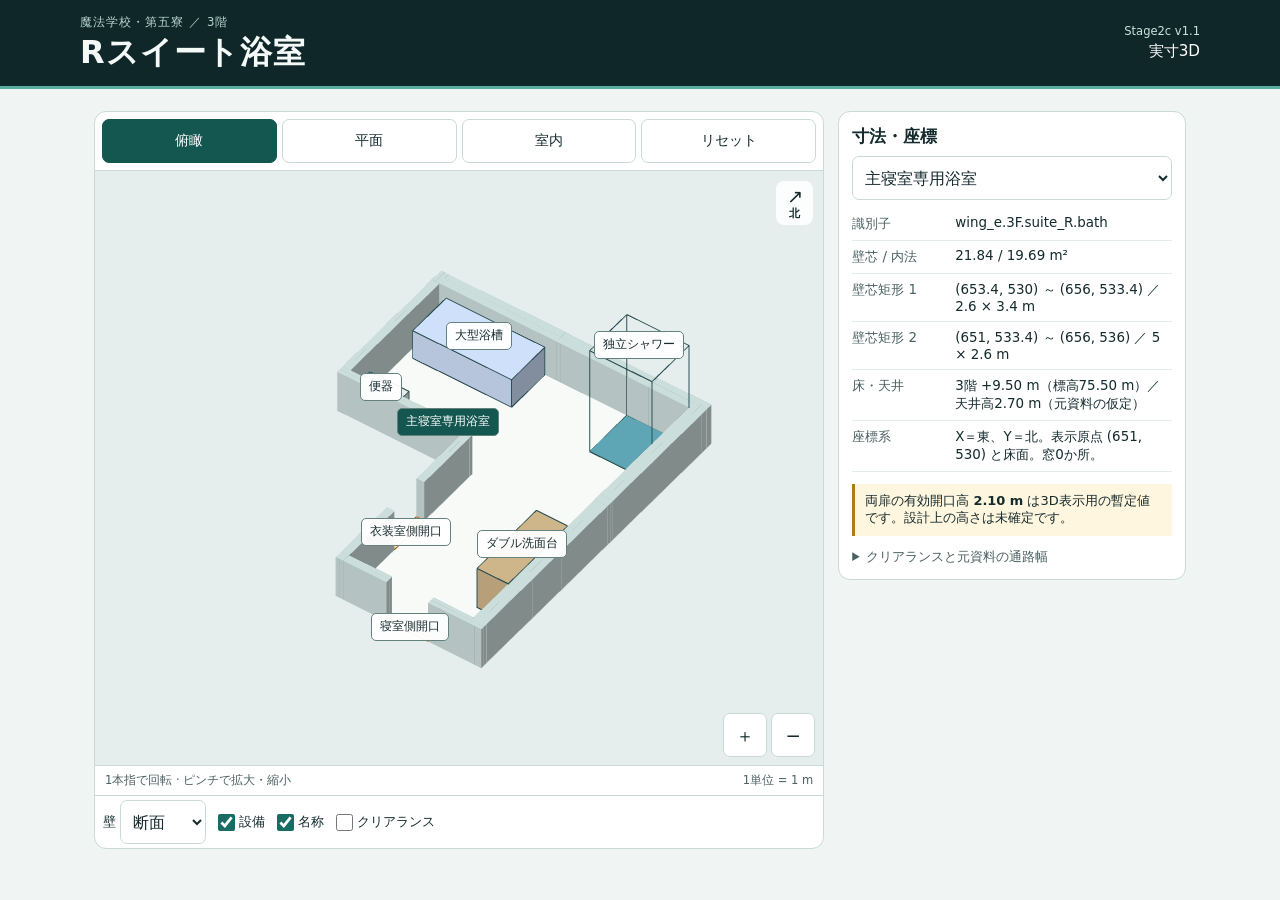
<file: index.html>
<!doctype html>
<html lang="ja">
<head>
<meta charset="utf-8">
<meta name="viewport" content="width=device-width, initial-scale=1, viewport-fit=cover">
<meta name="theme-color" content="#102729">
<title>第五寮 | Rスイート浴室 3Dビューア</title>
<link rel="stylesheet" href="styles.css">
<script type="module" src="viewer.js"></script>
</head>
<body>
<header class="mast">
  <div><p>魔法学校・第五寮 ／ 3階</p><h1>Rスイート浴室</h1></div>
  <div class="version">Stage2c v1.1<span>実寸3D</span></div>
</header>
<main>
  <section class="workspace" aria-label="3Dビューア">
    <div class="toolbar" aria-label="視点">
      <button type="button" data-view="orbit" aria-pressed="true">俯瞰</button>
      <button type="button" data-view="plan" aria-pressed="false">平面</button>
      <button type="button" data-view="inside" aria-pressed="false">室内</button>
      <button type="button" id="reset">リセット</button>
    </div>
    <div class="viewport" id="viewport" tabindex="0" aria-label="3D表示。矢印で回転、プラスとマイナスで拡大縮小">
      <canvas id="scene" aria-hidden="true"></canvas>
      <div id="labels" class="labels"></div>
      <div id="compass" aria-hidden="true"><span id="north">↑</span><b>北</b></div>
      <div class="zoom" aria-label="拡大縮小">
        <button type="button" id="plus" aria-label="拡大">＋</button>
        <button type="button" id="minus" aria-label="縮小">−</button>
      </div>
      <div id="loading" role="status">3Dモデルを読み込んでいます…</div>
    </div>
    <div class="caption"><span id="gesture">1本指で回転 · ピンチで拡大・縮小</span><span>1単位 = 1 m</span></div>
    <form class="layers" aria-label="表示レイヤー">
      <label>壁 <select id="walls"><option value="cut">断面</option><option value="full">全高</option><option value="none">非表示</option></select></label>
      <label><input type="checkbox" id="equipment" checked>設備</label>
      <label><input type="checkbox" id="names" checked>名称</label>
      <label><input type="checkbox" id="clearance">クリアランス</label>
    </form>
  </section>
  <section class="inspection" aria-labelledby="inspection-title">
    <header class="inspect-head">
      <h2 id="inspection-title">寸法・座標</h2>
      <label for="object" class="sr">確認対象</label><select id="object"></select>
    </header>
    <div id="details" aria-live="polite"></div>
    <p class="caution">両扉の有効開口高 <strong>2.10 m</strong> は3D表示用の暫定値です。設計上の高さは未確定です。</p>
    <details id="clearance-notes"><summary>クリアランスと元資料の通路幅</summary><p>青緑で設備ごとの指定範囲を表示します。元資料の通路幅は必要 0.70 m、最大連続幅 1.50 m（元資料の計算値）。</p></details>
  </section>
</main>
</body>
</html>
</file>
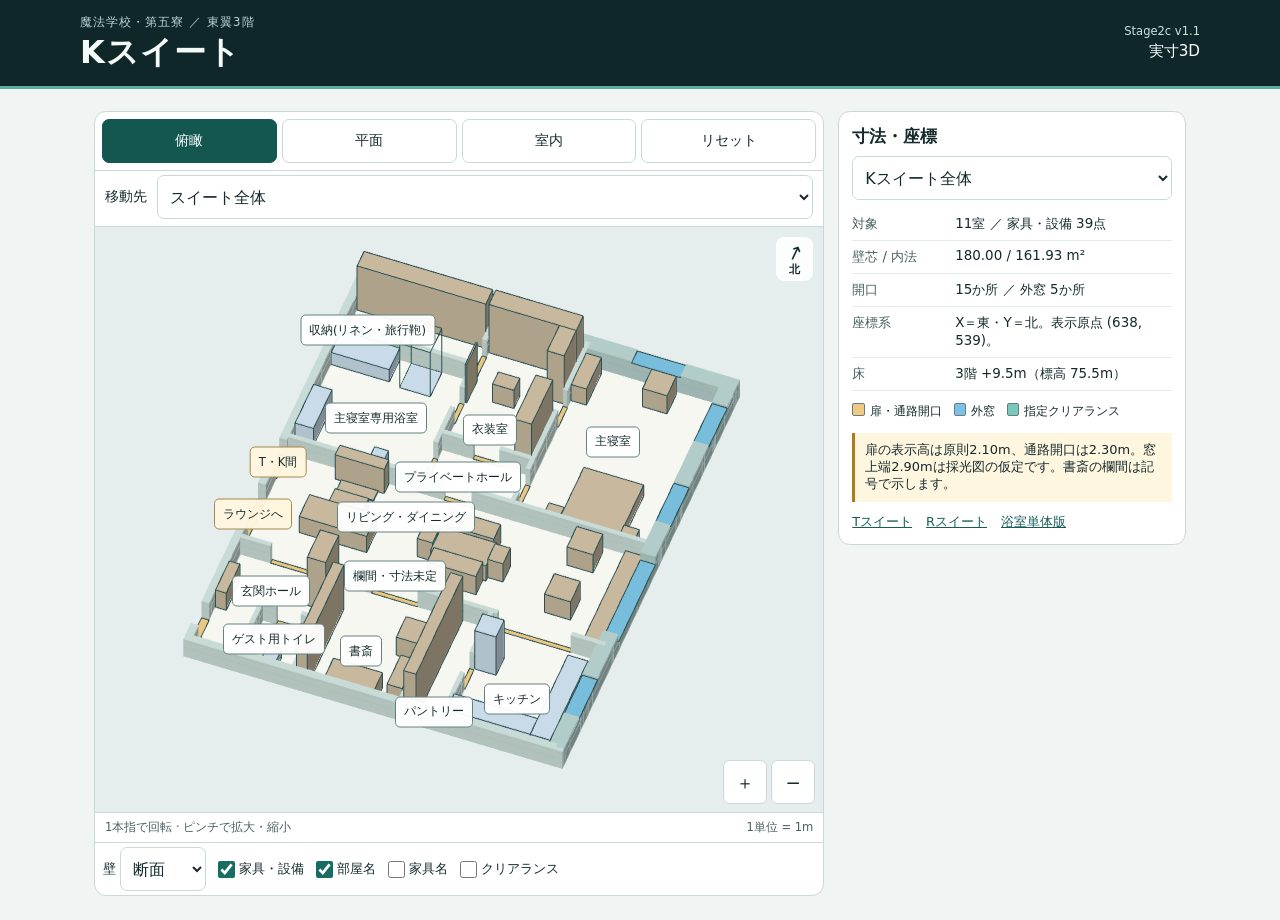
<file: k-suite/index.html>
<!doctype html>
<html lang="ja">
<head>
<meta charset="utf-8">
<meta name="viewport" content="width=device-width, initial-scale=1, viewport-fit=cover">
<meta name="theme-color" content="#102729">
<title>第五寮 | Kスイート 実寸3D</title>
<style>
:root{color-scheme:light;--ink:#142a2d;--muted:#4a6061;--line:#c9d9d7;--accent:#176c64;--paper:#f0f5f4;font-family:system-ui,-apple-system,BlinkMacSystemFont,sans-serif;color:var(--ink);background:var(--paper)}
*{box-sizing:border-box}
body{margin:0;overscroll-behavior:none}
.mast{display:flex;align-items:center;justify-content:space-between;gap:14px;background:#102729;color:#f4faf8;padding:15px max(16px,calc((100vw - 1120px)/2));border-bottom:3px solid #5bada0}
.mast p{margin:0 0 3px;font-size:.73rem;letter-spacing:.09em;color:#b4d3ce}
h1{font-size:clamp(1.3rem,3.8vw,2rem);line-height:1.2;margin:0;letter-spacing:.03em}
.version{font-size:.72rem;white-space:nowrap;color:#c8e4df;text-align:right;font-variant-numeric:tabular-nums}
.version span{display:block;font-size:.95rem;color:white;margin-top:3px}
main{width:min(1120px,100%);margin:auto;padding:14px 14px max(24px,env(safe-area-inset-bottom));display:grid;gap:14px}
.workspace,.inspection{background:#fff;border:1px solid var(--line);border-radius:12px;overflow:hidden;min-width:0}
.toolbar{display:flex;gap:5px;padding:7px;border-bottom:1px solid var(--line)}
button,select{font:inherit;color:inherit;background:#fff;border:1px solid var(--line);border-radius:7px;min-height:44px}
button{cursor:pointer;padding:0 12px}
button[aria-pressed=true]{background:#145751;color:white;border-color:#145751}
:focus-visible{outline:2px solid #277e76;outline-offset:2px}
.toolbar button{flex:1;font-size:.87rem;padding:0 5px}
button:hover:not([aria-pressed=true]){background:#edf6f3}
select{padding:0 8px;font-size:16px;max-width:100%}
.viewport{position:relative;height:clamp(260px,48vh,540px);height:clamp(260px,48svh,540px);background:#e6eeed;touch-action:none;overscroll-behavior:contain;user-select:none;-webkit-user-select:none;overflow:hidden;outline-offset:-3px}
.viewport canvas{display:block;width:100%;height:100%}
.labels{position:absolute;inset:0;overflow:hidden;pointer-events:none}
.label{position:absolute;max-width:135px;min-height:28px;padding:4px 8px;font-size:.72rem;line-height:1.2;white-space:nowrap;background:#fffffff2;border:1px solid #64817e;border-radius:5px;transform:translate(-50%,-50%);pointer-events:auto;touch-action:none}
.label.active{background:#145751;color:#fff}
.label[hidden],#loading[hidden]{display:none}
#compass{position:absolute;top:10px;right:10px;width:37px;height:44px;display:grid;place-content:center;text-align:center;background:#ffffffdb;border-radius:8px;line-height:1.1;font-size:.68rem;pointer-events:none}
#north{display:block;font-size:1.2rem}
.zoom{position:absolute;bottom:8px;right:8px;display:flex;gap:4px}
.zoom button{width:44px;padding:0;font-size:1.15rem;touch-action:manipulation}
#loading{position:absolute;left:50%;top:50%;width:max-content;max-width:85%;transform:translate(-50%,-50%);padding:12px;background:white;border-radius:6px;font-size:.85rem}
.caption{display:flex;flex-wrap:wrap;justify-content:space-between;gap:3px 8px;padding:7px 10px;font-size:.72rem;color:var(--muted);border-top:1px solid var(--line)}
.layers{margin:0;padding:4px 8px;display:flex;flex-wrap:wrap;column-gap:12px;border-top:1px solid var(--line);font-size:.82rem}
.layers label{display:flex;align-items:center;min-height:44px;gap:4px;white-space:nowrap}
.layers input{accent-color:var(--accent);width:17px;height:17px;margin:0}
.inspection{padding:13px}
.inspect-head{display:flex;flex-wrap:wrap;justify-content:space-between;align-items:center;gap:8px;margin-bottom:8px}
h2{margin:0;font-size:1.05rem}
#object{flex:1;min-width:0}
dl{margin:0}
dl div{display:grid;grid-template-columns:minmax(90px,30%) 1fr;gap:7px;padding:7px 0;border-bottom:1px solid #e3ecea;font-size:.84rem}
dt{color:var(--muted)}
dd{margin:0;overflow-wrap:anywhere;font-variant-numeric:tabular-nums}
.caution{font-size:.81rem;margin:12px 0;padding:9px 10px;background:#fff6df;border-left:3px solid #ad7b1b}
details{font-size:.82rem;color:var(--muted)}
details p{margin:6px 0 0}
summary{cursor:pointer}
.sr{position:absolute;width:1px;height:1px;padding:0;overflow:hidden;clip-path:inset(50%);white-space:nowrap}
@media(min-width:1024px){main{grid-template-columns:minmax(0,2.1fr) minmax(0,1fr);align-items:start;padding-top:22px}.viewport{height:clamp(400px,66vh,680px)}.inspect-head{align-items:stretch;flex-direction:column}}
.room-control{display:flex;align-items:center;gap:10px;padding:4px 10px 7px;border-bottom:1px solid var(--line);font-size:.85rem}
.room-control select{flex:1;min-width:0}
.viewport{height:clamp(265px,46svh,540px)}
.label{min-height:31px;font-size:.72rem;max-width:min(148px,44vw);white-space:nowrap;overflow:hidden;text-overflow:ellipsis}
.label[data-layer=equipment]{font-size:.68rem;background:#fbfaf0f5;border-color:#999078}
.label.active{color:#fff;background:#145751}
.key{display:flex;flex-wrap:wrap;gap:5px 12px;margin-top:12px;font-size:.75rem}
.key span::before{content:"";display:inline-block;width:.65rem;height:.65rem;margin-right:5px;border:1px solid #657e7c;border-radius:2px}
.door-key::before{background:#eecb81}.window-key::before{background:#7dc1e5}.space-key::before{background:#7ac8bb}
.bath-link{color:#175d57;font-size:.82rem}
@media(min-width:1024px){.viewport{height:clamp(400px,65vh,680px)}}
@media(max-width:430px){.layers{column-gap:9px;font-size:.76rem}main{padding-inline:9px}}

.suite-links{display:flex;flex-wrap:wrap;gap:10px 14px;font-size:.80rem}.suite-links a{color:#175d57}.label[data-layer=opening]{border-color:#a6874a;background:#fff6dff5}.label.active[data-layer=opening]{color:#fff;background:#145751}
</style>
<script type="application/json" id="suite-data">{
  "suite": "K",
  "source": {
    "filename": "Stage2c_suites_内部間取り.json",
    "version": "Stage2c_suites_v1.1(確定保存用の修正版)",
    "sha256": "db0b95b4124ebecfe75d44c137b5c39e2ad6873118d0927cc6ff68f14aaa2c25",
    "coordinate": "Rev2c/Stage2b_r1と同じ。X=東、Y=北、単位m。rects は [x0, y0, x1, y1](壁芯)。床は東翼3階 +9.5m(標高75.5m)"
  },
  "rooms": [
    {
      "id": "wing_e.3F.suite_K.entry",
      "short_id": "K.entry",
      "parent_zone": "wing_e.3F.suite_K",
      "suite": "K",
      "kind": "entry",
      "name": "玄関ホール",
      "zone_class": "パブリック",
      "rects": [
        [
          650,
          539,
          651.6,
          543.25
        ],
        [
          651.6,
          541.1,
          653.4,
          543.25
        ]
      ],
      "area_centreline_m2": 10.67,
      "area_inner_m2": 9.28,
      "wall_deduction_m2": 1.39,
      "min_clear_dim_m": [
        1.48,
        1.72
      ],
      "target_m2": null,
      "target_ok": null,
      "target_note": null,
      "exterior_edges": [],
      "windows": [],
      "status": "仮案(Stage2c 第1便)"
    },
    {
      "id": "wing_e.3F.suite_K.wc",
      "short_id": "K.wc",
      "parent_zone": "wing_e.3F.suite_K",
      "suite": "K",
      "kind": "guest_wc",
      "name": "ゲスト用トイレ",
      "zone_class": "パブリック",
      "rects": [
        [
          651.6,
          539,
          653.4,
          541.1
        ]
      ],
      "area_centreline_m2": 3.78,
      "area_inner_m2": 3.14,
      "wall_deduction_m2": 0.65,
      "min_clear_dim_m": [
        1.65
      ],
      "target_m2": null,
      "target_ok": null,
      "target_note": null,
      "exterior_edges": [],
      "windows": [],
      "status": "仮案(Stage2c 第1便)"
    },
    {
      "id": "wing_e.3F.suite_K.study",
      "short_id": "K.study",
      "parent_zone": "wing_e.3F.suite_K",
      "suite": "K",
      "kind": "study",
      "name": "書斎",
      "zone_class": "パブリック",
      "rects": [
        [
          653.4,
          539,
          656.9,
          543.25
        ]
      ],
      "area_centreline_m2": 14.88,
      "area_inner_m2": 13.57,
      "wall_deduction_m2": 1.31,
      "min_clear_dim_m": [
        3.35
      ],
      "target_m2": [
        12,
        15
      ],
      "target_ok": true,
      "target_note": null,
      "exterior_edges": [],
      "windows": [],
      "status": "仮案(Stage2c 第1便)"
    },
    {
      "id": "wing_e.3F.suite_K.pantry",
      "short_id": "K.pantry",
      "parent_zone": "wing_e.3F.suite_K",
      "suite": "K",
      "kind": "storage",
      "name": "パントリー",
      "zone_class": "パブリック",
      "rects": [
        [
          656.9,
          539,
          658.3,
          543.25
        ]
      ],
      "area_centreline_m2": 5.95,
      "area_inner_m2": 5.06,
      "wall_deduction_m2": 0.89,
      "min_clear_dim_m": [
        1.25
      ],
      "target_m2": null,
      "target_ok": null,
      "target_note": null,
      "exterior_edges": [],
      "windows": [],
      "status": "仮案(Stage2c 第1便)"
    },
    {
      "id": "wing_e.3F.suite_K.kitchen",
      "short_id": "K.kitchen",
      "parent_zone": "wing_e.3F.suite_K",
      "suite": "K",
      "kind": "kitchen",
      "name": "キッチン",
      "zone_class": "パブリック",
      "rects": [
        [
          658.3,
          539,
          662,
          543.25
        ]
      ],
      "area_centreline_m2": 15.73,
      "area_inner_m2": 13.67,
      "wall_deduction_m2": 2.06,
      "min_clear_dim_m": [
        3.38
      ],
      "target_m2": null,
      "target_ok": null,
      "target_note": null,
      "exterior_edges": [
        {
          "a": [
            662.0,
            539.0
          ],
          "b": [
            662.0,
            543.25
          ],
          "length_m": 4.25,
          "facing": "東"
        }
      ],
      "windows": [
        {
          "facing": "東",
          "centre": [
            662.0,
            541.12
          ],
          "width_m": 1.6,
          "orient": "v",
          "type": "窓",
          "sill_m": 0.75
        }
      ],
      "status": "仮案(Stage2c 第1便)"
    },
    {
      "id": "wing_e.3F.suite_K.living",
      "short_id": "K.living",
      "parent_zone": "wing_e.3F.suite_K",
      "suite": "K",
      "kind": "living",
      "name": "リビング・ダイニング",
      "zone_class": "パブリック",
      "rects": [
        [
          650,
          543.25,
          662,
          547.4
        ]
      ],
      "area_centreline_m2": 49.8,
      "area_inner_m2": 46.5,
      "wall_deduction_m2": 3.3,
      "min_clear_dim_m": [
        4.0
      ],
      "target_m2": [
        45,
        50
      ],
      "target_ok": true,
      "target_note": null,
      "exterior_edges": [
        {
          "a": [
            662.0,
            543.25
          ],
          "b": [
            662.0,
            547.4
          ],
          "length_m": 4.15,
          "facing": "東"
        }
      ],
      "windows": [
        {
          "facing": "東",
          "centre": [
            662.0,
            545.33
          ],
          "width_m": 3.2,
          "orient": "v",
          "type": "大窓+造り付けウィンドウシート(長さ3.6m)",
          "sill_m": 0.45
        }
      ],
      "status": "仮案(Stage2c 第1便)"
    },
    {
      "id": "wing_e.3F.suite_K.ph",
      "short_id": "K.ph",
      "parent_zone": "wing_e.3F.suite_K",
      "suite": "K",
      "kind": "private_hall",
      "name": "プライベートホール",
      "zone_class": "プライベート",
      "rects": [
        [
          654.4,
          547.4,
          657.4,
          549.2
        ]
      ],
      "area_centreline_m2": 5.4,
      "area_inner_m2": 4.7,
      "wall_deduction_m2": 0.7,
      "min_clear_dim_m": [
        1.65
      ],
      "target_m2": null,
      "target_ok": null,
      "target_note": null,
      "exterior_edges": [],
      "windows": [],
      "status": "仮案(Stage2c 第1便)"
    },
    {
      "id": "wing_e.3F.suite_K.bath",
      "short_id": "K.bath",
      "parent_zone": "wing_e.3F.suite_K",
      "suite": "K",
      "kind": "bath",
      "name": "主寝室専用浴室",
      "zone_class": "プライベート",
      "rects": [
        [
          650,
          547.4,
          654.4,
          552
        ]
      ],
      "area_centreline_m2": 20.24,
      "area_inner_m2": 18.69,
      "wall_deduction_m2": 1.55,
      "min_clear_dim_m": [
        4.2
      ],
      "target_m2": [
        18,
        22
      ],
      "target_ok": true,
      "target_note": null,
      "exterior_edges": [],
      "windows": [],
      "status": "仮案(Stage2c 第1便)"
    },
    {
      "id": "wing_e.3F.suite_K.wardrobe",
      "short_id": "K.wardrobe",
      "parent_zone": "wing_e.3F.suite_K",
      "suite": "K",
      "kind": "wardrobe",
      "name": "衣装室",
      "zone_class": "プライベート",
      "rects": [
        [
          654.4,
          549.2,
          657.4,
          554
        ]
      ],
      "area_centreline_m2": 14.4,
      "area_inner_m2": 12.94,
      "wall_deduction_m2": 1.46,
      "min_clear_dim_m": [
        2.85
      ],
      "target_m2": [
        12,
        15
      ],
      "target_ok": true,
      "target_note": null,
      "exterior_edges": [
        {
          "a": [
            656.0,
            554.0
          ],
          "b": [
            657.4,
            554.0
          ],
          "length_m": 1.4,
          "facing": "北"
        }
      ],
      "windows": [],
      "status": "仮案(Stage2c 第1便)"
    },
    {
      "id": "wing_e.3F.suite_K.storage",
      "short_id": "K.storage",
      "parent_zone": "wing_e.3F.suite_K",
      "suite": "K",
      "kind": "storage",
      "name": "収納(リネン・旅行鞄)",
      "zone_class": "プライベート",
      "rects": [
        [
          650,
          552,
          654.4,
          554
        ]
      ],
      "area_centreline_m2": 8.8,
      "area_inner_m2": 7.56,
      "wall_deduction_m2": 1.24,
      "min_clear_dim_m": [
        1.8
      ],
      "target_m2": null,
      "target_ok": null,
      "target_note": null,
      "exterior_edges": [],
      "windows": [],
      "status": "仮案(Stage2c 第1便)"
    },
    {
      "id": "wing_e.3F.suite_K.bedroom",
      "short_id": "K.bedroom",
      "parent_zone": "wing_e.3F.suite_K",
      "suite": "K",
      "kind": "bedroom",
      "name": "主寝室",
      "zone_class": "プライベート",
      "rects": [
        [
          657.4,
          547.4,
          662,
          554
        ]
      ],
      "area_centreline_m2": 30.36,
      "area_inner_m2": 26.83,
      "wall_deduction_m2": 3.53,
      "min_clear_dim_m": [
        4.28
      ],
      "target_m2": [
        28,
        32
      ],
      "target_ok": true,
      "target_note": null,
      "exterior_edges": [
        {
          "a": [
            657.4,
            554.0
          ],
          "b": [
            662.0,
            554.0
          ],
          "length_m": 4.6,
          "facing": "北"
        },
        {
          "a": [
            662.0,
            547.4
          ],
          "b": [
            662.0,
            554.0
          ],
          "length_m": 6.6,
          "facing": "東"
        }
      ],
      "windows": [
        {
          "facing": "東",
          "centre": [
            662.0,
            549.05
          ],
          "width_m": 1.6,
          "orient": "v",
          "type": "窓",
          "sill_m": 0.75
        },
        {
          "facing": "東",
          "centre": [
            662.0,
            552.35
          ],
          "width_m": 1.6,
          "orient": "v",
          "type": "窓",
          "sill_m": 0.75
        },
        {
          "facing": "北",
          "centre": [
            659.7,
            554.0
          ],
          "width_m": 1.6,
          "orient": "h",
          "type": "窓",
          "sill_m": 0.75
        }
      ],
      "status": "仮案(Stage2c 第1便)"
    }
  ],
  "parentZoneRects": [
    [
      650,
      539,
      662,
      554
    ]
  ],
  "wallAssumption": {
    "exterior_m": 0.5,
    "between_zones_m": 0.25,
    "internal_partition_m": 0.15,
    "rule": "壁芯から各壁厚の半分を両側へ控除して内法面積・有効寸法を計算。構造・遮音・防火の検討による値ではない(仮定)"
  },
  "doors": [
    {
      "id": "K_ent",
      "at": [
        650,
        540
      ],
      "orient": "v",
      "between": [
        "wing_e.3F.tk_hall",
        "wing_e.3F.suite_K.entry"
      ],
      "kind": "door",
      "clear_width_m": 0.9,
      "swing_into": "wing_e.3F.suite_K.entry",
      "auth": "なし",
      "source": "Stage2b_r1(変更なし)",
      "check": {
        "on_shared_wall": true,
        "end_margins_m": [
          0.55,
          0.54
        ],
        "frame_margin_ok": true,
        "leaf_swing_inside_room": true
      }
    },
    {
      "id": "TK",
      "at": [
        650,
        546.75
      ],
      "orient": "v",
      "between": [
        "wing_e.3F.suite_T.living",
        "wing_e.3F.suite_K.living"
      ],
      "kind": "hidden",
      "clear_width_m": 0.9,
      "swing_into": "wing_e.3F.suite_K.living",
      "auth": "認証(両方向)。非常時は両側から手で開く",
      "source": "Stage2b_r1 (650,550) → 移動(原作者承認)",
      "finish": "T側=ネイビー系パネル、K側=深緑系パネルと一体の隠し扉",
      "check": {
        "on_shared_wall": true,
        "end_margins_m": [
          0.3,
          0.2
        ],
        "frame_margin_ok": true,
        "leaf_swing_inside_room": true
      }
    },
    {
      "id": "L_K",
      "at": [
        650,
        544.6
      ],
      "orient": "v",
      "between": [
        "wing_e.3F.tk_lounge",
        "wing_e.3F.suite_K.living"
      ],
      "kind": "double",
      "clear_width_m": 1.5,
      "swing_into": "wing_e.3F.suite_K.living",
      "auth": "なし",
      "source": "Stage2b_r1 (650,543.5) 有効0.9 → 移動・有効1.5(原作者承認)",
      "finish": "装飾ガラス入り両開き扉",
      "check": {
        "on_shared_wall": true,
        "end_margins_m": [
          0.6,
          0.64
        ],
        "frame_margin_ok": true,
        "leaf_swing_inside_room": true
      }
    },
    {
      "id": "K_hall_living",
      "at": [
        651.9,
        543.25
      ],
      "orient": "h",
      "between": [
        "wing_e.3F.suite_K.entry",
        "wing_e.3F.suite_K.living"
      ],
      "kind": "arch",
      "clear_width_m": 1.6,
      "swing_into": null,
      "auth": "なし",
      "check": {
        "on_shared_wall": true,
        "end_margins_m": [
          1.1,
          0.7
        ],
        "frame_margin_ok": true,
        "leaf_swing_inside_room": null
      }
    },
    {
      "id": "K_wc",
      "at": [
        652.5,
        541.1
      ],
      "orient": "h",
      "between": [
        "wing_e.3F.suite_K.entry",
        "wing_e.3F.suite_K.wc"
      ],
      "kind": "door",
      "clear_width_m": 0.8,
      "swing_into": "wing_e.3F.suite_K.entry",
      "auth": "なし",
      "check": {
        "on_shared_wall": true,
        "end_margins_m": [
          0.5,
          0.5
        ],
        "frame_margin_ok": true,
        "leaf_swing_inside_room": true
      }
    },
    {
      "id": "K_study",
      "at": [
        655.15,
        543.25
      ],
      "orient": "h",
      "between": [
        "wing_e.3F.suite_K.living",
        "wing_e.3F.suite_K.study"
      ],
      "kind": "double",
      "clear_width_m": 1.5,
      "swing_into": "wing_e.3F.suite_K.study",
      "auth": "なし",
      "finish": "装飾ガラス入り両開き扉+上部欄間ガラス",
      "note": "外窓なし。原作者決定B2=案A(2026-11-17):現状維持+欄間ガラスでリビングから間接採光。自然採光の十分性は未検証",
      "check": {
        "on_shared_wall": true,
        "end_margins_m": [
          0.99,
          1.0
        ],
        "frame_margin_ok": true,
        "leaf_swing_inside_room": true
      }
    },
    {
      "id": "K_kitchen",
      "at": [
        659.7,
        543.25
      ],
      "orient": "h",
      "between": [
        "wing_e.3F.suite_K.living",
        "wing_e.3F.suite_K.kitchen"
      ],
      "kind": "arch",
      "clear_width_m": 2.4,
      "swing_into": null,
      "auth": "なし",
      "note": "アーチ+腰壁でセミオープン。第2便で中心を0.45m西へ、幅3.1→2.4m(冷蔵庫・パントリー扉前の空き確保)",
      "check": {
        "on_shared_wall": true,
        "end_margins_m": [
          0.2,
          1.09
        ],
        "frame_margin_ok": true,
        "leaf_swing_inside_room": null
      }
    },
    {
      "id": "K_pantry",
      "at": [
        658.3,
        541.1
      ],
      "orient": "v",
      "between": [
        "wing_e.3F.suite_K.kitchen",
        "wing_e.3F.suite_K.pantry"
      ],
      "kind": "door",
      "clear_width_m": 0.8,
      "swing_into": "wing_e.3F.suite_K.pantry",
      "auth": "なし",
      "check": {
        "on_shared_wall": true,
        "end_margins_m": [
          1.7,
          1.74
        ],
        "frame_margin_ok": true,
        "leaf_swing_inside_room": true
      }
    },
    {
      "id": "K_ph",
      "at": [
        655.65,
        547.4
      ],
      "orient": "h",
      "between": [
        "wing_e.3F.suite_K.living",
        "wing_e.3F.suite_K.ph"
      ],
      "kind": "door",
      "clear_width_m": 0.9,
      "swing_into": "wing_e.3F.suite_K.ph",
      "auth": "なし",
      "note": "リビング側からプライベートゾーンへ",
      "check": {
        "on_shared_wall": true,
        "end_margins_m": [
          0.79,
          1.3
        ],
        "frame_margin_ok": true,
        "leaf_swing_inside_room": true
      }
    },
    {
      "id": "K_ph_br",
      "at": [
        657.4,
        548.3
      ],
      "orient": "v",
      "between": [
        "wing_e.3F.suite_K.ph",
        "wing_e.3F.suite_K.bedroom"
      ],
      "kind": "door",
      "clear_width_m": 0.9,
      "swing_into": "wing_e.3F.suite_K.bedroom",
      "auth": "なし",
      "check": {
        "on_shared_wall": true,
        "end_margins_m": [
          0.44,
          0.45
        ],
        "frame_margin_ok": true,
        "leaf_swing_inside_room": true
      }
    },
    {
      "id": "K_ph_wr",
      "at": [
        655.9,
        549.2
      ],
      "orient": "h",
      "between": [
        "wing_e.3F.suite_K.ph",
        "wing_e.3F.suite_K.wardrobe"
      ],
      "kind": "door",
      "clear_width_m": 0.85,
      "swing_into": "wing_e.3F.suite_K.wardrobe",
      "auth": "なし",
      "check": {
        "on_shared_wall": true,
        "end_margins_m": [
          1.07,
          1.07
        ],
        "frame_margin_ok": true,
        "leaf_swing_inside_room": true
      }
    },
    {
      "id": "K_ph_ba",
      "at": [
        654.4,
        548.3
      ],
      "orient": "v",
      "between": [
        "wing_e.3F.suite_K.ph",
        "wing_e.3F.suite_K.bath"
      ],
      "kind": "door",
      "clear_width_m": 0.85,
      "swing_into": "wing_e.3F.suite_K.bath",
      "auth": "なし",
      "check": {
        "on_shared_wall": true,
        "end_margins_m": [
          0.47,
          0.47
        ],
        "frame_margin_ok": true,
        "leaf_swing_inside_room": true
      }
    },
    {
      "id": "K_wr_ba",
      "at": [
        654.4,
        550.6
      ],
      "orient": "v",
      "between": [
        "wing_e.3F.suite_K.wardrobe",
        "wing_e.3F.suite_K.bath"
      ],
      "kind": "door",
      "clear_width_m": 0.8,
      "swing_into": "wing_e.3F.suite_K.bath",
      "auth": "なし",
      "check": {
        "on_shared_wall": true,
        "end_margins_m": [
          1.0,
          0.99
        ],
        "frame_margin_ok": true,
        "leaf_swing_inside_room": true
      }
    },
    {
      "id": "K_wr_br",
      "at": [
        657.4,
        551.6
      ],
      "orient": "v",
      "between": [
        "wing_e.3F.suite_K.wardrobe",
        "wing_e.3F.suite_K.bedroom"
      ],
      "kind": "door",
      "clear_width_m": 0.8,
      "swing_into": "wing_e.3F.suite_K.bedroom",
      "auth": "なし",
      "check": {
        "on_shared_wall": true,
        "end_margins_m": [
          2.0,
          1.99
        ],
        "frame_margin_ok": true,
        "leaf_swing_inside_room": true
      }
    },
    {
      "id": "K_storage",
      "at": [
        654.4,
        552.55
      ],
      "orient": "v",
      "between": [
        "wing_e.3F.suite_K.wardrobe",
        "wing_e.3F.suite_K.storage"
      ],
      "kind": "door",
      "clear_width_m": 0.8,
      "swing_into": "wing_e.3F.suite_K.storage",
      "auth": "なし",
      "note": "第2便で0.45m南へ(衣装室の鏡の使用スペースとの干渉回避)",
      "check": {
        "on_shared_wall": true,
        "end_margins_m": [
          0.15,
          1.04
        ],
        "frame_margin_ok": true,
        "leaf_swing_inside_room": true
      }
    }
  ],
  "furniture": [
    {
      "room": "K.entry",
      "id": "K.e.console",
      "name": "コンソール+姿見",
      "rect": [
        650.125,
        541.0,
        650.475,
        542.2
      ],
      "kind": "家具",
      "clear": [
        [
          650.475,
          541.0,
          650.95,
          542.2
        ]
      ],
      "h": 0.85,
      "note": ""
    },
    {
      "room": "K.entry",
      "id": "K.e.closet",
      "name": "造り付けコート収納",
      "rect": [
        652.725,
        542.05,
        653.325,
        543.175
      ],
      "kind": "造作",
      "clear": [
        [
          652.0,
          542.05,
          652.725,
          543.175
        ]
      ],
      "h": 2.4,
      "note": ""
    },
    {
      "room": "K.wc",
      "id": "K.wc.toilet",
      "name": "便器",
      "rect": [
        652.25,
        539.125,
        652.7,
        539.875
      ],
      "kind": "設備",
      "clear": [
        [
          652.1,
          539.875,
          652.85,
          540.475
        ]
      ],
      "h": 0.4,
      "note": ""
    },
    {
      "room": "K.wc",
      "id": "K.wc.basin",
      "name": "手洗い器",
      "rect": [
        653.025,
        540.2,
        653.325,
        540.7
      ],
      "kind": "設備",
      "clear": [],
      "h": 0.85,
      "note": ""
    },
    {
      "room": "K.study",
      "id": "K.s.desk",
      "name": "大机(1.6×0.75)",
      "rect": [
        654.4,
        539.125,
        656.0,
        539.875
      ],
      "kind": "家具",
      "clear": [
        [
          654.8,
          539.875,
          655.6,
          540.625
        ]
      ],
      "h": 0.75,
      "note": ""
    },
    {
      "room": "K.study",
      "id": "K.s.books",
      "name": "本棚(西壁3.2m)",
      "rect": [
        653.475,
        539.125,
        653.825,
        542.3
      ],
      "kind": "造作",
      "clear": [],
      "h": 2.2,
      "note": ""
    },
    {
      "room": "K.study",
      "id": "K.s.magic",
      "name": "魔法研究用収納",
      "rect": [
        656.325,
        539.4,
        656.825,
        540.6
      ],
      "kind": "造作",
      "clear": [],
      "h": 0.9,
      "note": ""
    },
    {
      "room": "K.study",
      "id": "K.s.read",
      "name": "読書椅子+小卓",
      "rect": [
        655.95,
        541.2,
        656.825,
        542.05
      ],
      "kind": "家具",
      "clear": [],
      "h": 0.9,
      "note": ""
    },
    {
      "room": "K.pantry",
      "id": "K.p.shelf",
      "name": "棚",
      "rect": [
        656.975,
        539.125,
        657.375,
        543.175
      ],
      "kind": "造作",
      "clear": [],
      "h": 2.2,
      "note": ""
    },
    {
      "room": "K.kitchen",
      "id": "K.k.counter_e",
      "name": "調理台(東、窓下シンク)",
      "rect": [
        661.1,
        539.125,
        661.75,
        542.4
      ],
      "kind": "設備",
      "clear": [
        [
          660.2,
          539.775,
          661.1,
          542.4
        ]
      ],
      "h": 0.9,
      "note": ""
    },
    {
      "room": "K.kitchen",
      "id": "K.k.counter_s",
      "name": "調理台(南、加熱機器)",
      "rect": [
        658.375,
        539.125,
        661.1,
        539.775
      ],
      "kind": "設備",
      "clear": [
        [
          658.375,
          539.775,
          660.2,
          540.4
        ]
      ],
      "h": 0.9,
      "note": ""
    },
    {
      "room": "K.kitchen",
      "id": "K.k.fridge",
      "name": "冷蔵庫",
      "rect": [
        658.375,
        541.55,
        659.075,
        542.25
      ],
      "kind": "設備",
      "clear": [
        [
          659.075,
          541.55,
          659.775,
          542.25
        ]
      ],
      "h": 1.9,
      "note": ""
    },
    {
      "room": "K.living",
      "id": "K.l.mantel",
      "name": "魔法式暖炉(マントルピース)",
      "rect": [
        651.8,
        546.925,
        653.4,
        547.325
      ],
      "kind": "造作",
      "clear": [],
      "h": 1.2,
      "note": ""
    },
    {
      "room": "K.living",
      "id": "K.l.hearth",
      "name": "炉前(ハース)",
      "rect": [
        652.0,
        546.525,
        653.2,
        546.925
      ],
      "kind": "造作",
      "clear": [],
      "h": 0.05,
      "note": ""
    },
    {
      "room": "K.living",
      "id": "K.l.ctable",
      "name": "ローテーブル",
      "rect": [
        652.05,
        545.75,
        653.15,
        546.25
      ],
      "kind": "家具",
      "clear": [],
      "h": 0.45,
      "note": ""
    },
    {
      "room": "K.living",
      "id": "K.l.sofa",
      "name": "大型ソファ(3人掛け2.2m)",
      "rect": [
        651.5,
        544.6,
        653.7,
        545.5
      ],
      "kind": "家具",
      "clear": [],
      "h": 0.8,
      "note": ""
    },
    {
      "room": "K.living",
      "id": "K.l.dtable",
      "name": "食卓(6人、1.8×0.95)",
      "rect": [
        655.7,
        544.85,
        657.5,
        545.8
      ],
      "kind": "家具",
      "clear": [],
      "h": 0.75,
      "note": ""
    },
    {
      "room": "K.living",
      "id": "K.l.chairs_s",
      "name": "椅子(南側)",
      "rect": [
        655.8,
        544.25,
        657.4,
        544.85
      ],
      "kind": "家具",
      "clear": [],
      "h": 0.9,
      "note": ""
    },
    {
      "room": "K.living",
      "id": "K.l.chairs_n",
      "name": "椅子(北側)",
      "rect": [
        655.8,
        545.8,
        657.4,
        546.4
      ],
      "kind": "家具",
      "clear": [],
      "h": 0.9,
      "note": ""
    },
    {
      "room": "K.living",
      "id": "K.l.chairs_e",
      "name": "椅子(東西の端)",
      "rect": [
        657.5,
        545.0,
        658.0,
        545.65
      ],
      "kind": "家具",
      "clear": [],
      "h": 0.9,
      "note": ""
    },
    {
      "room": "K.living",
      "id": "K.l.chairs_w",
      "name": "椅子(東西の端)",
      "rect": [
        655.2,
        545.0,
        655.7,
        545.65
      ],
      "kind": "家具",
      "clear": [],
      "h": 0.9,
      "note": ""
    },
    {
      "room": "K.living",
      "id": "K.l.arm1",
      "name": "アームチェア",
      "rect": [
        659.6,
        544.35,
        660.45,
        545.2
      ],
      "kind": "家具",
      "clear": [],
      "h": 0.9,
      "note": ""
    },
    {
      "room": "K.living",
      "id": "K.l.arm2",
      "name": "アームチェア",
      "rect": [
        659.6,
        546.3,
        660.45,
        547.15
      ],
      "kind": "家具",
      "clear": [],
      "h": 0.9,
      "note": ""
    },
    {
      "room": "K.living",
      "id": "K.l.seat",
      "name": "造り付けウィンドウシート(3.6m)",
      "rect": [
        661.2,
        543.525,
        661.75,
        547.125
      ],
      "kind": "造作",
      "clear": [
        [
          660.7,
          544.5,
          661.2,
          546.1
        ]
      ],
      "h": 0.45,
      "note": ""
    },
    {
      "room": "K.bath",
      "id": "K.b.tub",
      "name": "大型浴槽(1.9×0.9)",
      "rect": [
        650.125,
        551.025,
        652.025,
        551.925
      ],
      "kind": "設備",
      "clear": [
        [
          650.125,
          550.325,
          652.025,
          551.025
        ]
      ],
      "h": 0.6,
      "note": ""
    },
    {
      "room": "K.bath",
      "id": "K.b.shower",
      "name": "独立シャワー(1.2×1.0)",
      "rect": [
        652.4,
        550.925,
        653.4,
        551.925
      ],
      "kind": "設備",
      "clear": [
        [
          652.4,
          550.2,
          653.4,
          550.925
        ]
      ],
      "h": 2.2,
      "note": ""
    },
    {
      "room": "K.bath",
      "id": "K.b.vanity",
      "name": "ダブル洗面台(1.6×0.6)",
      "rect": [
        650.125,
        547.9,
        650.725,
        549.5
      ],
      "kind": "設備",
      "clear": [
        [
          650.725,
          547.9,
          651.425,
          549.5
        ]
      ],
      "h": 0.85,
      "note": ""
    },
    {
      "room": "K.bath",
      "id": "K.b.toilet",
      "name": "便器",
      "rect": [
        652.6,
        547.475,
        653.05,
        548.225
      ],
      "kind": "設備",
      "clear": [
        [
          652.45,
          548.225,
          653.2,
          548.825
        ]
      ],
      "h": 0.4,
      "note": ""
    },
    {
      "room": "K.wardrobe",
      "id": "K.w.store_e1",
      "name": "収納(東壁南)",
      "rect": [
        656.775,
        549.275,
        657.325,
        551.1
      ],
      "kind": "造作",
      "clear": [],
      "h": 2.4,
      "note": ""
    },
    {
      "room": "K.wardrobe",
      "id": "K.w.store_e2",
      "name": "収納(東壁北)",
      "rect": [
        656.775,
        552.1,
        657.325,
        553.15
      ],
      "kind": "造作",
      "clear": [],
      "h": 2.4,
      "note": ""
    },
    {
      "room": "K.wardrobe",
      "id": "K.w.store_n",
      "name": "収納(北壁)",
      "rect": [
        654.475,
        553.15,
        657.325,
        553.75
      ],
      "kind": "造作",
      "clear": [],
      "h": 2.4,
      "note": ""
    },
    {
      "room": "K.wardrobe",
      "id": "K.w.island",
      "name": "小型アイランド収納(0.7×0.5)",
      "rect": [
        655.25,
        551.4,
        655.95,
        551.9
      ],
      "kind": "家具",
      "clear": [],
      "h": 0.9,
      "note": ""
    },
    {
      "room": "K.wardrobe",
      "id": "K.w.mirror",
      "name": "全身鏡(西壁)",
      "rect": [
        654.475,
        551.1,
        654.525,
        552.0
      ],
      "kind": "造作",
      "clear": [
        [
          654.525,
          551.1,
          655.25,
          552.0
        ]
      ],
      "h": 1.9,
      "note": ""
    },
    {
      "room": "K.storage",
      "id": "K.st.shelf",
      "name": "棚(リネン・旅行鞄)",
      "rect": [
        650.125,
        553.275,
        654.325,
        553.875
      ],
      "kind": "造作",
      "clear": [],
      "h": 2.2,
      "note": ""
    },
    {
      "room": "K.bedroom",
      "id": "K.r.bed",
      "name": "キングベッド",
      "rect": [
        658.9,
        547.475,
        660.85,
        549.625
      ],
      "kind": "家具",
      "clear": [
        [
          658.9,
          549.625,
          660.85,
          550.3
        ]
      ],
      "h": 0.55,
      "note": ""
    },
    {
      "room": "K.bedroom",
      "id": "K.r.st1",
      "name": "サイドテーブル",
      "rect": [
        658.4,
        547.475,
        658.9,
        547.925
      ],
      "kind": "家具",
      "clear": [],
      "h": 0.6,
      "note": ""
    },
    {
      "room": "K.bedroom",
      "id": "K.r.st2",
      "name": "サイドテーブル",
      "rect": [
        660.85,
        547.475,
        661.35,
        547.925
      ],
      "kind": "家具",
      "clear": [],
      "h": 0.6,
      "note": ""
    },
    {
      "room": "K.bedroom",
      "id": "K.r.chair",
      "name": "椅子(北の窓辺)",
      "rect": [
        659.6,
        552.85,
        660.4,
        553.65
      ],
      "kind": "家具",
      "clear": [],
      "h": 0.9,
      "note": ""
    },
    {
      "room": "K.bedroom",
      "id": "K.r.dresser",
      "name": "ドレッサー",
      "rect": [
        657.475,
        552.3,
        657.975,
        553.6
      ],
      "kind": "家具",
      "clear": [],
      "h": 0.8,
      "note": ""
    }
  ],
  "referenceChecks": {
    "K.entry": {
      "area_inner_m2": 9.28,
      "furniture_m2": 1.1,
      "free_floor_m2": 8.18,
      "path": {
        "required_m": 0.9,
        "ok": true,
        "max_continuous_width_m": 1.05,
        "points": [
          "K_ent",
          "K_hall_living",
          "K_wc"
        ]
      },
      "swings": [
        {
          "door": "K_ent",
          "furniture_hit_m2": 0.0,
          "overlaps_use_space_of": []
        },
        {
          "door": "K_wc",
          "furniture_hit_m2": 0.0,
          "overlaps_use_space_of": []
        }
      ],
      "approach": [
        {
          "door": "K_ent",
          "blocked_m2": 0.0
        },
        {
          "door": "K_hall_living",
          "blocked_m2": 0.0
        },
        {
          "door": "K_wc",
          "blocked_m2": 0.0
        }
      ]
    },
    "K.wc": {
      "area_inner_m2": 3.14,
      "furniture_m2": 0.49,
      "free_floor_m2": 2.65,
      "path": {
        "required_m": 0.6,
        "ok": true,
        "max_continuous_width_m": 1.15,
        "points": [
          "K_wc"
        ]
      },
      "swings": [],
      "approach": [
        {
          "door": "K_wc",
          "blocked_m2": 0.0
        }
      ]
    },
    "K.study": {
      "area_inner_m2": 13.57,
      "furniture_m2": 3.66,
      "free_floor_m2": 9.91,
      "path": {
        "required_m": 0.75,
        "ok": true,
        "max_continuous_width_m": 1.6,
        "points": [
          "K_study",
          "目標"
        ]
      },
      "swings": [
        {
          "door": "K_study",
          "furniture_hit_m2": 0.0,
          "overlaps_use_space_of": []
        }
      ],
      "approach": [
        {
          "door": "K_study",
          "blocked_m2": 0.0
        }
      ]
    },
    "K.pantry": {
      "area_inner_m2": 5.06,
      "furniture_m2": 1.62,
      "free_floor_m2": 3.44,
      "path": {
        "required_m": 0,
        "ok": true,
        "max_continuous_width_m": 0.85,
        "points": [
          "K_pantry"
        ]
      },
      "swings": [
        {
          "door": "K_pantry",
          "furniture_hit_m2": 0.0,
          "overlaps_use_space_of": []
        }
      ],
      "approach": [
        {
          "door": "K_pantry",
          "blocked_m2": 0.0
        }
      ]
    },
    "K.kitchen": {
      "area_inner_m2": 13.67,
      "furniture_m2": 4.39,
      "free_floor_m2": 9.28,
      "path": {
        "required_m": 0.9,
        "ok": true,
        "max_continuous_width_m": 1.6,
        "points": [
          "K_kitchen",
          "K_pantry",
          "目標",
          "目標"
        ]
      },
      "swings": [],
      "approach": [
        {
          "door": "K_kitchen",
          "blocked_m2": 0.0
        },
        {
          "door": "K_pantry",
          "blocked_m2": 0.0
        }
      ]
    },
    "K.living": {
      "area_inner_m2": 46.5,
      "furniture_m2": 11.36,
      "free_floor_m2": 35.14,
      "path": {
        "required_m": 0.9,
        "ok": true,
        "max_continuous_width_m": 0.95,
        "points": [
          "TK",
          "L_K",
          "K_hall_living",
          "K_study",
          "K_kitchen",
          "K_ph",
          "目標",
          "目標",
          "目標"
        ]
      },
      "swings": [
        {
          "door": "TK",
          "furniture_hit_m2": 0.0,
          "overlaps_use_space_of": []
        },
        {
          "door": "L_K",
          "furniture_hit_m2": 0.0,
          "overlaps_use_space_of": []
        }
      ],
      "approach": [
        {
          "door": "TK",
          "blocked_m2": 0.0
        },
        {
          "door": "L_K",
          "blocked_m2": 0.0
        },
        {
          "door": "K_hall_living",
          "blocked_m2": 0.0
        },
        {
          "door": "K_study",
          "blocked_m2": 0.0
        },
        {
          "door": "K_kitchen",
          "blocked_m2": 0.0
        },
        {
          "door": "K_ph",
          "blocked_m2": 0.0
        }
      ]
    },
    "K.ph": {
      "area_inner_m2": 4.7,
      "furniture_m2": 0.0,
      "free_floor_m2": 4.7,
      "path": {
        "required_m": 0.9,
        "ok": true,
        "max_continuous_width_m": 1.6,
        "points": [
          "K_ph",
          "K_ph_br",
          "K_ph_wr",
          "K_ph_ba"
        ]
      },
      "swings": [
        {
          "door": "K_ph",
          "furniture_hit_m2": 0.0,
          "overlaps_use_space_of": []
        }
      ],
      "approach": [
        {
          "door": "K_ph",
          "blocked_m2": 0
        },
        {
          "door": "K_ph_br",
          "blocked_m2": 0
        },
        {
          "door": "K_ph_wr",
          "blocked_m2": 0
        },
        {
          "door": "K_ph_ba",
          "blocked_m2": 0
        }
      ]
    },
    "K.bath": {
      "area_inner_m2": 18.69,
      "furniture_m2": 4.01,
      "free_floor_m2": 14.68,
      "path": {
        "required_m": 0.7,
        "ok": true,
        "max_continuous_width_m": 1.52,
        "points": [
          "K_ph_ba",
          "K_wr_ba",
          "目標",
          "目標",
          "目標",
          "目標"
        ]
      },
      "swings": [
        {
          "door": "K_ph_ba",
          "furniture_hit_m2": 0.0,
          "overlaps_use_space_of": []
        },
        {
          "door": "K_wr_ba",
          "furniture_hit_m2": 0.0,
          "overlaps_use_space_of": []
        }
      ],
      "approach": [
        {
          "door": "K_ph_ba",
          "blocked_m2": 0.0
        },
        {
          "door": "K_wr_ba",
          "blocked_m2": 0.0
        }
      ]
    },
    "K.wardrobe": {
      "area_inner_m2": 12.94,
      "furniture_m2": 3.69,
      "free_floor_m2": 9.25,
      "path": {
        "required_m": 0.75,
        "ok": true,
        "max_continuous_width_m": 0.85,
        "points": [
          "K_ph_wr",
          "K_wr_ba",
          "K_wr_br",
          "K_storage",
          "目標",
          "目標"
        ]
      },
      "swings": [
        {
          "door": "K_ph_wr",
          "furniture_hit_m2": 0.0,
          "overlaps_use_space_of": []
        }
      ],
      "approach": [
        {
          "door": "K_ph_wr",
          "blocked_m2": 0.0
        },
        {
          "door": "K_wr_ba",
          "blocked_m2": 0.0
        },
        {
          "door": "K_wr_br",
          "blocked_m2": 0.0
        },
        {
          "door": "K_storage",
          "blocked_m2": 0.0
        }
      ]
    },
    "K.storage": {
      "area_inner_m2": 7.56,
      "furniture_m2": 2.52,
      "free_floor_m2": 5.04,
      "path": {
        "required_m": 0,
        "ok": true,
        "max_continuous_width_m": 1.2,
        "points": [
          "K_storage"
        ]
      },
      "swings": [
        {
          "door": "K_storage",
          "furniture_hit_m2": 0.0,
          "overlaps_use_space_of": []
        }
      ],
      "approach": [
        {
          "door": "K_storage",
          "blocked_m2": 0.0
        }
      ]
    },
    "K.bedroom": {
      "area_inner_m2": 26.83,
      "furniture_m2": 5.93,
      "free_floor_m2": 20.9,
      "path": {
        "required_m": 0.75,
        "ok": true,
        "max_continuous_width_m": 0.9,
        "points": [
          "K_ph_br",
          "K_wr_br",
          "目標",
          "目標",
          "目標"
        ]
      },
      "swings": [
        {
          "door": "K_ph_br",
          "furniture_hit_m2": 0.0,
          "overlaps_use_space_of": []
        },
        {
          "door": "K_wr_br",
          "furniture_hit_m2": 0.0,
          "overlaps_use_space_of": []
        }
      ],
      "approach": [
        {
          "door": "K_ph_br",
          "blocked_m2": 0.0
        },
        {
          "door": "K_wr_br",
          "blocked_m2": 0.0
        }
      ]
    }
  },
  "display": {
    "originXY": [
      638,
      539
    ],
    "floorLevelM": 9.5,
    "floorElevationM": 75.5,
    "sectionHeightM": 0.85,
    "heights": {
      "K.entry": {
        "m": 3.0,
        "basis": "設計検証報告の仮定"
      },
      "K.wc": {
        "m": 2.7,
        "basis": "設計検証報告の仮定"
      },
      "K.study": {
        "m": 3.0,
        "basis": "設計検証報告の仮定"
      },
      "K.pantry": {
        "m": 2.7,
        "basis": "表示用の仮設定"
      },
      "K.kitchen": {
        "m": 3.0,
        "basis": "断面採光SVGの仮定"
      },
      "K.living": {
        "m": 3.4,
        "basis": "設計検証報告の仮定"
      },
      "K.ph": {
        "m": 2.7,
        "basis": "表示用の仮設定"
      },
      "K.bath": {
        "m": 2.7,
        "basis": "設計検証報告の仮定"
      },
      "K.wardrobe": {
        "m": 2.7,
        "basis": "表示用の仮設定"
      },
      "K.storage": {
        "m": 2.7,
        "basis": "表示用の仮設定"
      },
      "K.bedroom": {
        "m": 3.3,
        "basis": "設計検証報告の仮定"
      }
    },
    "doorHeightsM": {
      "K_ent": 2.1,
      "TK": 2.1,
      "L_K": 2.1,
      "K_hall_living": 2.3,
      "K_wc": 2.1,
      "K_study": 2.1,
      "K_kitchen": 2.3,
      "K_pantry": 2.1,
      "K_ph": 2.1,
      "K_ph_br": 2.1,
      "K_ph_wr": 2.1,
      "K_ph_ba": 2.1,
      "K_wr_ba": 2.1,
      "K_wr_br": 2.1,
      "K_storage": 2.1
    },
    "windowHeadM": 2.9,
    "windowHeadsM": {},
    "windowHeadBasis": {},
    "defaultWindowHeadBasis": "断面採光SVGの採光計算用の仮定",
    "externalLabels": {
      "wing_e.3F.tk_hall": "T・K小ホール",
      "wing_e.3F.suite_T.living": "T・リビング・ダイニング",
      "wing_e.3F.tk_lounge": "T・K専用ラウンジ"
    },
    "transoms": [
      {
        "id": "K_study-transom",
        "doorId": "K_study",
        "name": "書斎入口の上部欄間ガラス",
        "note": "設置方針を記号表示。幅・高さ・位置詳細は未確定。"
      }
    ]
  }
}</script>
<script type="module">
// Plan geometry uses integer millimetres. The rendering transform uses metres.
const mm = value => Math.round(value * 1000);
const meters = value => value / 1000;
const inside = (x, y, [west, south, east, north]) =>
  x >= west && x < east && y >= south && y < north;
const unionContains = (rects, x, y) => rects.some(rect => inside(x, y, rect));
const sorted = values => [...new Set(values)].sort((a, b) => a - b);
const intervals = values => values.slice(1).map((value, i) => [values[i], value]);
const rectArea = ([a,b,c,d]) => (c - a) * (d - b);

function partition(rectangles, accept) {
  const xs = sorted(rectangles.flatMap(rect => [rect[0], rect[2]]));
  const ys = sorted(rectangles.flatMap(rect => [rect[1], rect[3]]));
  return intervals(ys).flatMap(([y0,y1]) => intervals(xs)
    .filter(([x0,x1]) => accept((x0+x1)/2, (y0+y1)/2))
    .map(([x0,x1]) => [x0,y0,x1,y1]));
}

function perimeter(room, parent, exterior, thickness) {
  const edges = [];
  for (const orient of ['h', 'v']) {
    const axis = orient === 'h' ? 0 : 1;
    const cross = 1 - axis;
    const lines = sorted(room.flatMap(r => [r[cross], r[cross + 2]]));
    const cuts = sorted([...room, ...parent, ...exterior]
      .flatMap(r => [r[axis],r[axis + 2]]));
    for (const line of lines) {
      for (const [start,end] of intervals(cuts)) {
        const point = offset => orient === 'h'
          ? [(start+end)/2, line+offset] : [line+offset, (start+end)/2];
        const positive = unionContains(room, ...point(0.25));
        if (positive === unionContains(room, ...point(-0.25))) continue;
        const inward = positive ? 1 : -1;
        const outer = exterior.some(r => r[cross] === line && start >= r[axis] && end <= r[axis+2]);
        const kind = outer ? 'exterior' :
          unionContains(parent, ...point(-inward*0.25)) ? 'internal_partition' : 'between_zones';
        const previous = edges.at(-1);
        if (previous && previous.orient === orient && previous.line === line &&
            previous.end === start && previous.inward === inward && previous.kind === kind) {
          previous.end = end;
          continue;
        }
        edges.push({orient, line, start, end, inward, kind, half: mm(thickness[kind + '_m'])/2});
      }
    }
  }
  return edges.map((edge,i) => ({...edge, id: 'wall-' + (i+1)}));
}
function strip(edge, start, end, low, high) {
  return edge.orient === 'h' ? [start,edge.line+low,end,edge.line+high]
    : [edge.line+low,start,edge.line+high,end];
}

const area = rects => rects.reduce((sum,rect) => sum+rectArea(rect),0)/1e6;
const toExterior = e => [...e.a,...e.b].map(mm);
const edgeAxis = orient => orient === 'h' ? 0 : 1;

function mergeWalls(rooms) {
  const byLine = new Map();
  for (const room of rooms) for (const edge of room.edges) {
    const key = edge.orient+':'+edge.line;
    if (!byLine.has(key)) byLine.set(key,[]);
    byLine.get(key).push({...edge, room});
  }
  const walls = [];
  for (const edges of byLine.values()) {
    for (const [start,end] of intervals(sorted(edges.flatMap(e=>[e.start,e.end])))) {
      const covering = edges.filter(e=>e.start<=start && e.end>=end);
      if (!covering.length) continue;
      const {orient,line,kind,half} = covering[0];
      if (covering.some(e=>e.kind!==kind || e.half!==half) ||
          covering.length > 2 || (covering.length===2 && covering[0].inward===covering[1].inward)) {
        throw new Error('壁の境界分類が一致しません '+orient+' '+line+' '+start);
      }
      const roomIds = covering.map(e=>e.room.id).sort();
      const wall = {id:'wall:'+orient+':'+line+':'+start,orient,line,kind,half,start,end,
        height:Math.max(...covering.map(e=>e.room.height)),roomIds,sides:covering};
      walls.push(wall);
    }
  }
  return walls;
}

function openings(data, rooms, walls) {
  const apertures = [
    ...data.doors.map(d=>({...d,type:'door',xy:d.at,width:d.clear_width_m,bottom:0,
      top:data.display.doorHeightsM[d.id],roomIds:d.between.filter(id=>rooms.some(r=>r.id===id))})),
    ...rooms.flatMap(room=>room.source.windows.map((w,i)=>({...w,windowType:w.type,type:'window',
      id:w.id||room.source.short_id+'.window.'+(i+1),xy:w.centre,width:w.width_m,
      bottom:w.sill_m,top:w.head_m??data.display.windowHeadsM?.[w.id||room.source.short_id+'.window.'+(i+1)]??data.display.windowHeadM,roomIds:[room.id]})))
  ];
  for (const aperture of apertures) {
    const axis = edgeAxis(aperture.orient);
    const middle = mm(aperture.xy[axis]);
    aperture.start = middle-mm(aperture.width)/2;
    aperture.end = middle+mm(aperture.width)/2;
    const spans = walls.filter(w=>w.orient===aperture.orient && w.line===mm(aperture.xy[1-axis]) &&
      w.start<aperture.end && w.end>aperture.start);
    if (!spans.length || !Number.isFinite(aperture.top) || aperture.bottom>=aperture.top ||
        spans.some(w=>w.height<aperture.top || w.half!==spans[0].half ||
          w.roomIds.join()!==[...aperture.roomIds].sort().join()) ||
        spans.reduce((sum,w)=>sum+Math.min(w.end,aperture.end)-Math.max(w.start,aperture.start),0)!==
          aperture.end-aperture.start) throw new Error('開口境界を照合できません: '+aperture.id);
    aperture.rect = strip(spans[0],aperture.start,aperture.end,-spans[0].half,spans[0].half);
  }
  return apertures;
}

function wallSolids(walls, apertures, parent) {
  const volumes = walls.map(w=>({wall:w,rect:strip(w,w.start,w.end,-w.half,w.half)}));
  // Close convex corners of the outside perimeter. Shared partitions and T-junctions already intersect.
  for (const h of walls.filter(w=>w.orient==='h' && w.sides.length===1)) {
    for (const v of walls.filter(w=>w.orient==='v' && w.sides.length===1)) {
      if (![h.start,h.end].includes(v.line) || ![v.start,v.end].includes(h.line)) continue;
      const x=v.line,y=h.line;
      const quadrants=[-1,1].flatMap(dx=>[-1,1].map(dy=>unionContains(parent,x+dx,y+dy)));
      if (quadrants.filter(Boolean).length!==1) continue;
      const ax=x-v.sides[0].inward*v.half, ay=y-h.sides[0].inward*h.half;
      const wall=h.height<=v.height?h:v;
      volumes.push({wall,rect:[Math.min(x,ax),Math.min(y,ay),Math.max(x,ax),Math.max(y,ay)]});
    }
  }
  const heights=sorted([0,...walls.map(w=>w.height),...apertures.flatMap(o=>[o.bottom,o.top])]);
  const boxes=[];
  for (const [lo,hi] of intervals(heights)) {
    const solid=volumes.filter(v=>v.wall.height>=hi);
    const cuts=apertures.filter(o=>lo>=o.bottom && hi<=o.top).map(o=>o.rect);
    const rects=[...solid.map(v=>v.rect),...cuts];
    const xs=intervals(sorted(rects.flatMap(r=>[r[0],r[2]])));
    const ys=intervals(sorted(rects.flatMap(r=>[r[1],r[3]])));
    for (const [y0,y1] of ys) {
      let previous;
      for (const [x0,x1] of xs) {
        const x=(x0+x1)/2,y=(y0+y1)/2;
        const current=unionContains(cuts,x,y)?null:solid.find(v=>inside(x,y,v.rect));
        if (!current) {previous=null;continue;}
        if (previous?.id===current.wall.id) {
          previous.rect[2]=x1;
        } else {
          previous={id:current.wall.id,rect:[x0,y0,x1,y1],lo,hi};
          boxes.push(previous);
        }
      }
    }
  }
  return boxes;
}

function buildSuite(data) {
  const parent=data.parentZoneRects.map(r=>r.map(mm));
  const rooms=data.rooms.map(source=>{
    const id=source.id;
    const rects=source.rects.map(r=>r.map(mm));
    const edges=perimeter(rects,parent,source.exterior_edges.map(toExterior),data.wallAssumption);
    const strips=edges.map(e=>strip(e,e.start,e.end,Math.min(0,e.inward*e.half),Math.max(0,e.inward*e.half)));
    const floor=partition([...rects,...strips],(x,y)=>unionContains(rects,x,y) && !unionContains(strips,x,y));
    return {source,id,rects,edges,floor,centerArea:area(rects),innerArea:area(floor),
      height:data.display.heights[source.short_id].m};
  });
  const walls=mergeWalls(rooms);
  const apertures=openings(data,rooms,walls);
  const boxes=wallSolids(walls,apertures,parent);
  const equipment=data.furniture.map(source=>({source,id:source.id,roomId:rooms.find(r=>r.source.short_id===source.room).id,
    rect:source.rect.map(mm),lo:0,hi:source.h,clear:source.clear.map(r=>r.map(mm))}));
  const origin=data.display.originXY.map(mm);
  const worldPoint=(x,y,height)=>[meters(x-origin[0]),height,meters(origin[1]-y)];
  const worldBox=({rect:[a,b,c,d],lo,hi})=>[worldPoint(a,d,lo),worldPoint(c,b,hi)];
  return {rooms,walls,apertures,boxes,equipment,parent,worldPoint,worldBox};
}

function bounds(rects) {
  return [Math.min(...rects.map(r=>r[0])),Math.min(...rects.map(r=>r[1])),
    Math.max(...rects.map(r=>r[2])),Math.max(...rects.map(r=>r[3]))];
}

function standingPoint(room,equipment) {
  const base=bounds(room.floor);
  const obstructions=equipment.filter(e=>e.roomId===room.id).map(e=>e.rect);
  let best=-Infinity,position;
  for (let y=base[1]+25;y<base[3];y+=50) for (let x=base[0]+25;x<base[2];x+=50) {
    if (!unionContains(room.floor,x,y) || unionContains(obstructions,x,y)) continue;
    const margin=Math.min(...room.edges.map(w=>{
      const a=w.orient==='h'?x:y,b=w.orient==='h'?y:x;
      return Math.hypot(Math.max(w.start-a,a-w.end,0),b-w.line)-w.half;
    }),...obstructions.map(([a,b,c,d])=>Math.hypot(Math.max(a-x,x-c,0),Math.max(b-y,y-d,0))));
    if (margin>best) {best=margin;position=[x,y];}
  }
  if (position) return position;
  const patch=room.floor.reduce((largest,r)=>rectArea(r)>rectArea(largest)?r:largest);
  return [(patch[0]+patch[2])/2,(patch[1]+patch[3])/2];
}

const sub = (a,b) => a.map((n,i) => n-b[i]);
const add = (a,b) => a.map((n,i) => n+b[i]);
const times = (a,n) => a.map(x => x*n);
const dot = (a,b) => a.reduce((sum,n,i) => sum+n*b[i],0);
const cross = (a,b) => [a[1]*b[2]-a[2]*b[1],a[2]*b[0]-a[0]*b[2],a[0]*b[1]-a[1]*b[0]];
const unit = a => times(a,1/Math.hypot(...a));
const UP = [0,1,0];

function cameraFrame(camera, width, height) {
  const {mode,yaw,pitch,zoom,target} = camera;
  const direction = [Math.sin(yaw)*Math.cos(pitch),Math.sin(pitch),Math.cos(yaw)*Math.cos(pitch)];
  let eye, forward, right, up;
  if (mode === 'inside') {
    eye = target;
    forward = direction;
    right = unit(cross(forward,UP));
    up = cross(right,forward);
  } else if (mode === 'plan') {
    eye = add(target,[0,14,0]);
    forward = [0,-1,0];
    right = [1,0,0];
    up = [0,0,-1];
  } else {
    eye = add(target,times(direction,13));
    forward = times(direction,-1);
    right = unit(cross(forward, UP));
    up = cross(right,forward);
  }
  const aspect = width/height;
  const perspective = mode === 'inside';
  const fittedSpan = Math.max(camera.spanY, camera.spanX/aspect)/zoom;
  const tangent = Math.tan((0.52/zoom));
  const sx = perspective ? 1/(aspect*tangent) : 1/(aspect*fittedSpan);
  const sy = perspective ? 1/tangent : 1/fittedSpan;
  return {
    eye,forward,right,up,sx,sy,perspective,
    project(point) {
      const delta = sub(point,eye);
      const depth = dot(forward,delta);
      const divide = perspective ? depth : 1;
      return [(dot(right,delta)*sx/divide+1)*width/2,
        (1-dot(up,delta)*sy/divide)*height/2,depth];
    },
    ray(x,y) {
      const delta = add(times(right,(2*x/width-1)/sx),times(up,(1-2*y/height)/sy));
      return perspective ? [eye, unit(add(delta,forward))] : [add(eye,delta),forward];
    }
  };
}

function hitBox([start,end],[origin,dir]) {
  let tmin = 0, tmax = Infinity;
  for (let i=0;i<3;i++) {
    if (Math.abs(dir[i]) < 1e-9) {
      if (origin[i] < start[i] || origin[i] > end[i]) return Infinity;
      continue;
    }
    const a = (start[i]-origin[i])/dir[i], b = (end[i]-origin[i])/dir[i];
    tmin = Math.max(tmin,Math.min(a,b));
    tmax = Math.min(tmax,Math.max(a,b));
    if (tmax < tmin) return Infinity;
  }
  return tmin;
}

const faces = [
  [[0,3,2,1],.81], [[4,5,6,7],1], [[0,1,5,4],.78],
  [[1,2,6,5],.63], [[2,3,7,6],.88], [[3,0,4,7],.72],
];
const boxEdges = [[0,1],[1,2],[2,3],[3,0],[4,5],[5,6],[6,7],[7,4],[0,4],[1,5],[2,6],[3,7]];

function makeGeometry() {
  const triangles = [], lines = [];
  const vertex = (out,p,color) => out.push(...p,...color);
  function line(a,b,c) {
    vertex(lines,a,c);
    vertex(lines,b,c);
  }
  function quad(points,color) {
    for (const id of [0,1,2,0,2,3]) vertex(triangles,points[id],color);
  }
  function box([[a,b,c],[d,e,f]], color, edges, wire=false) {
    const p = [[a,b,c],[d,b,c],[d,b,f],[a,b,f],[a,e,c],[d,e,c],[d,e,f],[a,e,f]];
    if (!wire) for (const [indices,shade] of faces) quad(indices.map(i=>p[i]),times(color,shade));
    if (edges) for (const [i,k] of boxEdges) line(p[i],p[k],edges);
  }
  return {triangles,lines,line,quad,box};
}

function createRenderer(canvas) {
  const gl = canvas.getContext('webgl',{antialias:true,alpha:false});
  if (!gl) return createCanvasRenderer(canvas);
  canvas.dataset.renderer = 'webgl';
  const shader = (type,source) => {
    const compiled = gl.createShader(type);
    gl.shaderSource(compiled,source);
    gl.compileShader(compiled);
    if (!gl.getShaderParameter(compiled,gl.COMPILE_STATUS)) throw new Error(gl.getShaderInfoLog(compiled));
    return compiled;
  };
  const program = gl.createProgram();
  gl.attachShader(program,shader(gl.VERTEX_SHADER,`
    attribute vec3 position, color;
    uniform vec3 eye, right, up, forward;
    uniform vec2 scale;
    uniform float perspective;
    varying vec3 rgb;
    void main() {
      vec3 d = position-eye;
      float z = dot(d,forward);
      float depth = mix(z/25.0-1.0, (50.05/49.95)*z-5.0/49.95, perspective);
      gl_Position = vec4(dot(d,right)*scale.x,dot(d,up)*scale.y,depth,mix(1.0,z,perspective));
      rgb = color;
    }`));
  gl.attachShader(program,shader(gl.FRAGMENT_SHADER,`
    precision mediump float;
    varying vec3 rgb;
    void main() { gl_FragColor = vec4(rgb,1.0); }`));
  gl.linkProgram(program);
  if (!gl.getProgramParameter(program,gl.LINK_STATUS)) throw new Error(gl.getProgramInfoLog(program));
  gl.useProgram(program);
  gl.enable(gl.DEPTH_TEST);
  gl.depthFunc(gl.LEQUAL);
  gl.clearColor(.90,.93,.93,1);
  const uniforms = Object.fromEntries(['eye','right','up','forward','scale','perspective']
    .map(key=>[key,gl.getUniformLocation(program,key)]));
  const position = gl.getAttribLocation(program,'position');
  const color = gl.getAttribLocation(program,'color');
  gl.enableVertexAttribArray(position);
  gl.enableVertexAttribArray(color);
  const buffers = [gl.createBuffer(),gl.createBuffer()];
  let uploadedGeometry;
  function render(frame,geometry) {
    const ratio = Math.min(window.devicePixelRatio || 1,2);
    const width = Math.max(1, Math.round(canvas.clientWidth*ratio));
    const height = Math.max(1, Math.round(canvas.clientHeight*ratio));
    if (canvas.width !== width || canvas.height !== height) {
      canvas.width = width;
      canvas.height = height;
    }
    gl.viewport(0,0,width,height);
    gl.clear(gl.COLOR_BUFFER_BIT | gl.DEPTH_BUFFER_BIT);
    for (const key of ['eye','right','up','forward']) gl.uniform3fv(uniforms[key],frame[key]);
    gl.uniform2f(uniforms.scale,frame.sx,frame.sy);
    gl.uniform1f(uniforms.perspective,Number(frame.perspective));
    const layers = [[geometry.triangles,gl.TRIANGLES],[geometry.lines,gl.LINES]];
    for (const [index,[data,mode]] of layers.entries()) {
      gl.bindBuffer(gl.ARRAY_BUFFER,buffers[index]);
      if (uploadedGeometry !== geometry) gl.bufferData(gl.ARRAY_BUFFER,new Float32Array(data),gl.STATIC_DRAW);
      gl.vertexAttribPointer(position,3,gl.FLOAT,false,24,0);
      gl.vertexAttribPointer(color,3,gl.FLOAT,false,24,12);
      if (mode === gl.TRIANGLES) {
        gl.enable(gl.POLYGON_OFFSET_FILL);
        gl.polygonOffset(1,1);
      } else gl.disable(gl.POLYGON_OFFSET_FILL);
      gl.drawArrays(mode,0,data.length/6);
    }
    uploadedGeometry = geometry;
  }
  return render;
}

// Real depth-tested software 3D for browsers where WebGL is unavailable.
function createCanvasRenderer(canvas) {
  const ctx=canvas.getContext('2d',{alpha:false});
  if(!ctx) throw new Error('3D表示に必要なCanvasを利用できません。');
  canvas.dataset.renderer='canvas';
  let image, pixels, depth;
  const pack=(r,g,b)=>0xff000000|(Math.round(b*255)<<16)|(Math.round(g*255)<<8)|Math.round(r*255);
  const background=pack(.90,.93,.93);

  return function render(frame,geometry) {
    const scale=Math.min(window.devicePixelRatio||1,1.40,1150/canvas.clientWidth,780/canvas.clientHeight);
    const width=Math.max(1,Math.round(canvas.clientWidth*scale));
    const height=Math.max(1,Math.round(canvas.clientHeight*scale));
    if(!image||canvas.width!==width||canvas.height!==height) {
      canvas.width=width;canvas.height=height;
      image=ctx.createImageData(width,height);
      pixels=new Uint32Array(image.data.buffer);
      depth=new Float32Array(width*height);
    }
    pixels.fill(background);
    depth.fill(-Infinity);
    const near=frame.perspective?.05:0;
    function unpack(data,i) {
      const delta=[data[i]-frame.eye[0],data[i+1]-frame.eye[1],data[i+2]-frame.eye[2]];
      return [dot(frame.right,delta),dot(frame.up,delta),dot(frame.forward,delta)];
    }
    function project([x,y,z]) {
      const inv=frame.perspective?1/z:1;
      return [(x*frame.sx*inv+1)*width*.5,(1-y*frame.sy*inv)*height*.5,frame.perspective?inv:-z];
    }
    const cut=(a,b)=>{
      const t=(near-a[2])/(b[2]-a[2]);
      return [a[0]+t*(b[0]-a[0]),a[1]+t*(b[1]-a[1]),near];
    };
    function triangle(a,b,c,color) {
      const dx=b[0]-a[0],dy=b[1]-a[1],ex=c[0]-a[0],ey=c[1]-a[1];
      const det=dx*ey-dy*ex;
      if(Math.abs(det)<1e-8)return;
      const xmin=Math.max(0,Math.floor(Math.min(a[0],b[0],c[0])));
      const xmax=Math.min(width-1,Math.ceil(Math.max(a[0],b[0],c[0])));
      const ymin=Math.max(0,Math.floor(Math.min(a[1],b[1],c[1])));
      const ymax=Math.min(height-1,Math.ceil(Math.max(a[1],b[1],c[1])));
      const vStep=ey/det,wStep=-dy/det;
      for(let y=ymin;y<=ymax;y++) {
        const yy=y+.5-a[1],xx=xmin+.5-a[0];
        let v=(xx*ey-yy*ex)/det,w=(dx*yy-dy*xx)/det;
        let idx=y*width+xmin;
        for(let x=xmin;x<=xmax;x++,idx++,v+=vStep,w+=wStep) {
          if(v<-.000001||w<-.000001||v+w>1.000001)continue;
          const z=a[2]+v*(b[2]-a[2])+w*(c[2]-a[2]);
          if(z>=depth[idx]) { depth[idx]=z;pixels[idx]=color; }
        }
      }
    }
    const tris=geometry.triangles;
    for(let i=0;i<tris.length;i+=18) {
      const vertices=[unpack(tris,i),unpack(tris,i+6),unpack(tris,i+12)];
      const clipped=[];
      for(let j=0;j<3;j++) {
        const a=vertices[(j+2)%3],b=vertices[j];
        if((a[2]>=near)!==(b[2]>=near))clipped.push(cut(a,b));
        if(b[2]>=near)clipped.push(b);
      }
      if(clipped.length<3)continue;
      const poly=clipped.map(project),color=pack(tris[i+3],tris[i+4],tris[i+5]);
      for(let j=1;j+1<poly.length;j++)triangle(poly[0],poly[j],poly[j+1],color);
    }
    // Clip each projected segment to the framebuffer before walking its pixels.
    const lines=geometry.lines;
    for(let i=0;i<lines.length;i+=12) {
      let a=unpack(lines,i),b=unpack(lines,i+6);
      if(a[2]<near&&b[2]<near)continue;
      if(a[2]<near)a=cut(a,b);
      if(b[2]<near)b=cut(b,a);
      a=project(a);b=project(b);
      const dx=b[0]-a[0],dy=b[1]-a[1],dz=b[2]-a[2];
      let from=0,to=1,visible=true;
      for(const [p,d,min,max] of [[a[0],dx,0,width-1],[a[1],dy,0,height-1]]) {
        if(!d) {if(p<min||p>max)visible=false;continue;}
        const l=(min-p)/d,r=(max-p)/d;
        from=Math.max(from,Math.min(l,r));
        to=Math.min(to,Math.max(l,r));
      }
      if(!visible||to<from)continue;
      const count=Math.max(1,Math.ceil(Math.max(Math.abs(dx),Math.abs(dy))*(to-from)));
      const color=pack(lines[i+3],lines[i+4],lines[i+5]);
      for(let j=0;j<=count;j++) {
        const t=from+(to-from)*j/count;
        const idx=Math.round(a[1]+dy*t)*width+Math.round(a[0]+dx*t);
        const z=a[2]+dz*t;
        const tolerance=frame.perspective?.0012*Math.max(1,z*z):.026;
        if(z+tolerance>=depth[idx]) { depth[idx]=Math.max(z,depth[idx]);pixels[idx]=color; }
      }
    }
    ctx.putImageData(image,0,0);
  };
}


const get=id=>document.getElementById(id);
const viewport=get('viewport'), canvas=get('scene'), choice=get('object'), roomChoice=get('room'), status=get('loading');
const clamp=(x,min,max)=>Math.max(min,Math.min(max,x));
const fmt=(n,digits=3)=>Number(n.toFixed(digits)).toString();
const areaText=n=>(Math.round(n*100+1e-9)/100).toFixed(2);
const pair=p=>'('+p.map(n=>fmt(n)).join(', ')+')';
const rectMetres=r=>r.map(x=>x/1000);
const range=([a,b,c,d])=>pair([a,b])+' ～ '+pair([c,d]);
const size=([a,b,c,d])=>fmt(c-a)+' × '+fmt(d-b);
const wallKinds={exterior:'外壁',between_zones:'ゾーン境界',internal_partition:'間仕切り'};
const doorKinds={arch:'扉なし開口',door:'片開き',double:'両開き',hidden:'隠し扉'};
const palette={
  floor:[.96,.97,.94],focusedFloor:[.85,.94,.90],wall:[.79,.86,.84],outer:[.70,.80,.79],
  edge:[.17,.31,.32],selected:[.25,.69,.59],door:[.92,.78,.50],window:[.47,.74,.86],
  clear:[.49,.80,.74],fixture:[.78,.72,.62],equipment:[.79,.86,.91],
};

function showError(message) {
  status.hidden=false;
  status.textContent=message;
}

async function start() {
  const data=JSON.parse(document.getElementById('suite-data').textContent);
  const model=buildSuite(data);
  const rooms=new Map(model.rooms.map(room=>[room.id,room]));
  const point=model.worldPoint;
  const name=id=>rooms.get(id)?.source.name ?? data.display.externalLabels[id] ?? id;
  const objects=new Map();
  const positions=new Map(model.rooms.map(room=>[room.id,standingPoint(room,model.equipment)]));
  get('title').textContent=data.suite+'スイート';
  for (const room of model.rooms) roomChoice.add(new Option(room.source.name,room.id));
  let render;
  try { render=createRenderer(canvas);status.hidden=true; } catch (error) { showError(error.message); }

  const groups=new Map();
  function addObject(id,title,rows,group,{anchor,layer,labelText,roomIds=[]}={}) {
    let optionGroup=groups.get(group);
    if (!optionGroup) {
      optionGroup=document.createElement('optgroup');
      optionGroup.label=group;
      choice.append(optionGroup);
      groups.set(group,optionGroup);
    }
    optionGroup.append(new Option(layer==='equipment'?title+' ｜ '+name(roomIds[0]):title,id));
    const item={id,title,rows,anchor,layer,roomIds};
    objects.set(id,item);
    if (anchor) {
      const label=document.createElement('button');
      label.type='button';
      label.className='label';
      label.dataset.object=id;
      label.dataset.layer=layer;
      label.textContent=layer==='transom'?'欄間・寸法未定':labelText||title;
      label.hidden=true;
      label.addEventListener('click',event=>{if(event.detail===0) (layer==='room'?focusRoom:select)(id);});
      get('labels').append(label);
      item.label=label;
    }
  }
  const sum=key=>model.rooms.reduce((n,r)=>n+r[key],0);
  addObject('suite',data.suite+'スイート全体',[
    ['対象',model.rooms.length+'室 ／ 家具・設備 '+model.equipment.length+'点'],
    ['壁芯 / 内法',areaText(sum('centerArea'))+' / '+areaText(sum('innerArea'))+' m²'],
    ['開口',data.doors.length+'か所 ／ 外窓 '+model.apertures.filter(o=>o.type==='window').length+'か所'],
    ['座標系','X＝東・Y＝北。表示原点 '+pair(data.display.originXY)+'。'],
    ['床','3階 +'+fmt(data.display.floorLevelM)+'m（標高 '+fmt(data.display.floorElevationM)+'m）'],
  ],'全体');

  for (const room of model.rooms) {
    const src=room.source, height=data.display.heights[src.short_id], check=data.referenceChecks[src.short_id];
    const associated=model.apertures.filter(o=>o.type==='door' && o.roomIds.includes(room.id));
    addObject(room.id,src.name,[
      ['識別子',src.short_id],['壁芯 / 内法',areaText(room.centerArea)+' / '+areaText(room.innerArea)+' m²'],
      ...src.rects.map((rect,i)=>['壁芯矩形 '+(i+1),range(rect)+' ／ '+size(rect)+' m']),
      ['高さ',height.m.toFixed(2)+'m（'+height.basis+'）'],
      ['接続',associated.map(o=>name(o.between.find(id=>id!==room.id))).join(' ／ ') || '—'],
      ...(check.path.required_m>0?[['元資料の通路幅','必要 '+fmt(check.path.required_m)+'m ／ 最大連続 '+fmt(check.path.max_continuous_width_m)+'m（再計算対象外）']]:[]),
    ],'部屋',{anchor:point(...positions.get(room.id),.04),layer:'room',roomIds:[room.id]});
  }

  for (const wall of model.walls) {
    const {orient,line,start,end,roomIds,kind,half,height}=wall;
    const xy=orient==='h'?[start,line,end,line]:[line,start,line,end];
    addObject(wall.id,wallKinds[kind]+' '+pair(rectMetres(xy.slice(0,2))),[
      ['壁芯両端',range(rectMetres(xy))+' m'],['接する室',roomIds.map(name).join(' ／ ')],
      ['長さ / 厚み',fmt((end-start)/1000)+' / '+fmt(2*half/1000)+' m（壁厚は元資料の仮定）'],
      ['表示高さ',height.toFixed(2)+' m'],
    ],'壁',{roomIds});
  }

  const openingTitle=o=>o.type==='door'
    ? (doorKinds[o.kind] || o.kind)+'｜'+o.between.map(name).join(' ↔ ')
    : '外窓｜'+name(o.roomIds[0])+'・'+o.facing;
  for (const o of model.apertures) {
    const labelText=o.id==='TK'?'T・K間':o.id==='L_T'||o.id==='L_K'?'ラウンジへ':undefined;
    const isDoor=o.type==='door';
    const ends=o.orient==='h'?[o.start/1000,o.xy[1],o.end/1000,o.xy[1]]
      :[o.xy[0],o.start/1000,o.xy[0],o.end/1000];
    addObject(o.id,openingTitle(o),[
      ['識別子',o.id],['中心 (X, Y)',pair(o.xy)+' m'],['壁芯両端',range(ends)+' m'],
      ['有効幅',o.width.toFixed(2)+' m'],
      isDoor?['表示開口高',o.top.toFixed(2)+'m（暫定）']
        :['下端 / 上端',o.bottom.toFixed(2)+' / '+o.top.toFixed(2)+' m（上端：'+(data.display.windowHeadBasis[o.id]||data.display.defaultWindowHeadBasis)+'）'],
      ...(o.swing_into?[['開く側',name(o.swing_into)]]:[]),
      ...(o.auth && o.auth!=='なし'?[['認証',o.auth]]:[]),
      ...(o.finish?[['元資料の仕様',o.finish]]:[]),
      ...(o.note?[['元資料の注記',o.note]]:[]),
      ...(!isDoor?[['元資料の仕様',o.windowType || '窓']]:[]),
    ],isDoor?'扉・通路開口':'外窓',{layer:'opening',labelText,anchor:labelText?point(o.xy[0]*1000,o.xy[1]*1000,.26):undefined,roomIds:o.roomIds});
  }
  for (const item of data.display.transoms) {
    const door=model.apertures.find(o=>o.id===item.doorId);
    addObject(item.id,item.name,[
      ['関連開口',door.id],['設計資料',item.note],['表示方法','該当扉の位置に「欄間」の記号を表示。寸法は未確定。'],
    ],'欄間',{anchor:point(door.xy[0]*1000,door.xy[1]*1000,door.top+.22),layer:'transom',roomIds:door.roomIds});
  }

  for (const item of model.equipment) {
    const f=item.source, [a,b,c,d]=item.rect;
    addObject(item.id,f.name,[
      ['識別子 / 部屋',f.id+' ／ '+name(item.roomId)],['外形 (X, Y)',range(f.rect)+' m'],
      ['外形寸法',size(f.rect)+' × 高さ '+fmt(f.h)+' m（元資料の目安）'],
      ['指定クリアランス',f.clear.length?f.clear.map(r=>range(r)+' m（'+size(r)+' m）').join(' ／ '):'元資料に指定なし'],
      ...(f.note?[['注記',f.note]]:[]),
    ],'家具・設備',{anchor:point((a+c)/2,(b+d)/2,item.hi+.065),layer:'equipment',roomIds:[item.roomId]});
  }

  let mode='orbit', camera, frame, geometry, pickers=[], pending=false, focus='', selected='suite';
  let gestureMoved=false;
  const pointers=new Map();
  let lastDistance=0;
  const layers=()=>({walls:get('walls').value,equipment:get('equipment').checked,roomNames:get('names').checked,
    fixtureNames:get('fixture-names').checked,clearance:get('clearance').checked});
  const quad=([a,b,c,d],h)=>[point(a,b,h),point(c,b,h),point(c,d,h),point(a,d,h)];
  function border(positions,color) {
    for(let i=0;i<positions.length;i++) geometry.line(positions[i],positions[(i+1)%positions.length],color);
  }
  const lineAt=(x,y,a,b,h,color)=>geometry.line(point(x,y,h),point(a,b,h),color);
  function meshes() {
    const layer=layers();
    geometry=makeGeometry();pickers=[];
    const pick=(id,rect,lo,hi)=>pickers.push({id,world:model.worldBox({rect,lo,hi})});
    for(const room of model.rooms) for(const rect of room.floor) {
      geometry.quad(quad(rect,0),room.id===focus||room.id===selected?palette.focusedFloor:palette.floor);
      pick(room.id,rect,0,0);
    }
    const wallLimit=layer.walls==='none'?0:layer.walls==='cut'?data.display.sectionHeightM:Infinity;
    for(const wall of model.walls) {
      if(wallLimit===0) {
        const [a,b,c,d]=wall.orient==='h'?[wall.start,wall.line,wall.end,wall.line]:[wall.line,wall.start,wall.line,wall.end];
        lineAt(a,b,c,d,.006,[.51,.62,.60]);
      }
    }
    for(const w of model.boxes) {
      if(w.lo>=wallLimit) continue;
      const hi=Math.min(w.hi,wallLimit);
      const wall=model.walls.find(x=>x.id===w.id);
      geometry.box(model.worldBox({...w,hi}),selected===w.id?palette.selected:wall.kind==='exterior'?palette.outer:palette.wall);
      pick(w.id,w.rect,w.lo,hi);
    }
    for(const o of model.apertures) {
      const [a,b,c,d]=o.rect;
      const color=selected===o.id?palette.selected:o.type==='door'?palette.door:palette.window;
      if(o.type==='door') {
        const shape=quad(o.rect,.012);
        geometry.quad(shape,color);border(shape,palette.edge);pick(o.id,o.rect,0,.012);
      } else {
        const height=wallLimit===Infinity ? o.bottom+.018 : Math.min(wallLimit,o.bottom)+.018;
        const shape=quad(o.rect,height);
        geometry.quad(shape,color);border(shape,palette.edge);pick(o.id,o.rect,height,height);
        if(wallLimit===Infinity) {
          const [x0,y0,x1,y1]=o.orient==='h'?[a,(b+d)/2,c,(b+d)/2]:[(a+c)/2,b,(a+c)/2,d];
          border([point(x0,y0,o.bottom),point(x1,y1,o.bottom),point(x1,y1,o.top),point(x0,y0,o.top)],color);
          pick(o.id,o.rect,o.bottom,o.top);
        }
      }
    }
    for(const e of model.equipment) {
      if(layer.clearance) for(const rect of e.clear) {
        const shape=quad(rect,.019);
        geometry.quad(shape,palette.clear);border(shape,palette.edge);
      }
      if(!layer.equipment) continue;
      const color=selected===e.id?palette.selected:e.source.kind==='設備'?palette.equipment:palette.fixture;
      const wire=e.id.endsWith('.shower');
      if(wire) geometry.quad(quad(e.rect,.014),color);
      geometry.box(model.worldBox(e),color,palette.edge,wire);
      pick(e.id,e.rect,e.lo,e.hi);
    }
  }

  function refresh() {
    if(pending) return;
    pending=true;
    requestAnimationFrame(()=>{
      pending=false;
      if(!render) return;
      const width=canvas.clientWidth,height=canvas.clientHeight;
      if(!width||!height) return;
      frame=cameraFrame(camera,width,height);
      render(frame,geometry);
      const layer=layers(), placed=[];
      const visibleObjects=[...objects.values()].filter(o=>o.label)
        .sort((a,b)=>Number(b.id===selected)-Number(a.id===selected));
      for(const item of visibleObjects) {
        const label=item.label;
        const enabled=item.layer==='room'?layer.roomNames && mode!=='inside':
          item.layer==='equipment'?layer.fixtureNames && layer.equipment:
          layer.roomNames && (focus?item.roomIds.includes(focus):mode==='plan'||mode==='orbit');
        const [x,y,z]=frame.project(mode==='plan'&&item.layer==='transom'
          ? [item.anchor[0],0,item.anchor[2]]:item.anchor);
        label.hidden=!enabled||z<.06||x<12||x>width-12||y<18||y>height-20;
        if(label.hidden) continue;
        const w=label.offsetWidth,h=label.offsetHeight;
        const left=clamp(x,w/2+2,width-w/2-2);
        const offsets=item.layer==='transom'?[-24,24,0]:[0,-20,20,-32,32];
        const top=offsets.map(offset=>y+offset).find(v=>v>=h/2+1 && v<=height-h/2-1 &&
          !placed.some(p=>Math.abs(p.left-left)<(p.w+w)/2+3 && Math.abs(p.top-v)<(p.h+h)/2+2));
        label.hidden=top===undefined;
        if(label.hidden) continue;
        label.style.left=left+'px';label.style.top=top+'px';
        placed.push({left,top,w,h});
      }
      const [x1,y1]=frame.project(camera.target);
      const [x2,y2]=frame.project([camera.target[0],camera.target[1],camera.target[2]-1]);
      const angle=mode==='inside'?camera.yaw*180/Math.PI-180:Math.atan2(x2-x1,y1-y2)*180/Math.PI;
      get('north').style.transform='rotate('+angle+'deg)';
    });
  }
  function select(id) {
    selected=id;choice.value=id;
    const list=document.createElement('dl');
    for(const [key,value] of objects.get(id).rows) {
      const row=document.createElement('div');
      const term=document.createElement('dt');term.textContent=key;
      const def=document.createElement('dd');def.textContent=value;
      row.append(term,def);list.append(row);
    }
    get('details').replaceChildren(list);
    for(const object of objects.values()) object.label?.classList.toggle('active',object.id===id);
    meshes();refresh();
  }

  function view(next,{resetLayers=true}={}) {
    mode=next;
    if(mode==='inside'&&!focus) focus=model.rooms[0].id;
    roomChoice.value=focus;
    const room=rooms.get(focus);
    const [a,b,c,d]=bounds(room?.rects||model.parent);
    const spanX=(c-a)/2000, spanY=(d-b)/2000;
    const radius=Math.hypot(spanX,spanY);
    const isInside=mode==='inside', isPlan=mode==='plan';
    const look=isInside?positions.get(focus):[(a+c)/2,(b+d)/2];
    camera={mode,yaw:isInside?.30:focus?.48:.36,pitch:isInside?-.05:.91,zoom:1,
      spanX:isPlan?spanX*1.18:radius*1.04,
      spanY:isPlan?spanY*1.13:radius*.93,
      target:point(...look,isInside?1.56:isPlan?0:.40)};
    if(resetLayers) get('walls').value=isInside?'full':'cut';
    for(const button of document.querySelectorAll('[data-view]')) button.setAttribute('aria-pressed',String(button.dataset.view===mode));
    get('gesture').textContent=isPlan?'北を上に固定 · ピンチで拡大・縮小':
      isInside?'1本指で見回す · ピンチで視野を調整':'1本指で回転 · ピンチで拡大・縮小';
    select(focus||'suite');
  }
  function focusRoom(id) {
    focus=id;
    view(!id&&mode==='inside'?'orbit':mode,{resetLayers:false});
  }

  function rotate(dx,dy) {
    if(mode==='plan') return;
    camera.yaw+=(mode==='inside'?1:-1)*dx*.008;
    camera.pitch=clamp(camera.pitch+dy*.008, mode==='inside'?-1.43:.06,1.51);
    refresh();
  }
  function zoom(scale) {
    camera.zoom=clamp(camera.zoom*scale,mode==='inside'?.64:.50,5);
    refresh();
  }
  const distance=()=>{
    const [a,b]=pointers.values();
    return a&&b?Math.hypot(a.x-b.x,a.y-b.y):0;
  };
  viewport.addEventListener('pointerdown',event=>{
    if(event.target.closest('.zoom')||(event.pointerType==='mouse'&&event.button!==0)) return;
    if(!pointers.size) gestureMoved=false;
    pointers.set(event.pointerId,{x:event.clientX,y:event.clientY,startX:event.clientX,startY:event.clientY});
    (event.target.closest('.label')||viewport).setPointerCapture(event.pointerId);
    lastDistance=distance();
    if(pointers.size>1) gestureMoved=true;
  });
  viewport.addEventListener('pointermove',event=>{
    const previous=pointers.get(event.pointerId);
    if(!previous) return;
    const {clientX:x,clientY:y}=event;
    if(Math.hypot(x-previous.startX,y-previous.startY)>5) gestureMoved=true;
    pointers.set(event.pointerId,{...previous,x,y});
    if(pointers.size>1) {
      const next=distance();
      if(next>5&&lastDistance>5) zoom(next/lastDistance);
      lastDistance=next;
    } else if(gestureMoved) rotate(x-previous.x,y-previous.y);
  });
  function endPointer(event) {
    if(!pointers.delete(event.pointerId)) return;
    lastDistance=distance();
    if(event.type!=='pointerup'||gestureMoved||pointers.size||!frame) return;
    const label=event.target.closest('.label');
    if(label) {
      const item=objects.get(label.dataset.object);
      if(item.layer==='room') focusRoom(item.id);
      else select(item.id);
      return;
    }
    const rect=viewport.getBoundingClientRect();
    const ray=frame.ray(event.clientX-rect.left,event.clientY-rect.top);
    let best=Infinity,id;
    for(const picker of pickers) {
      const depth=hitBox(picker.world,ray);
      if(depth<best) {best=depth;id=picker.id;}
    }
    if(id) select(id);
  }
  for(const type of ['pointerup','pointercancel','lostpointercapture']) viewport.addEventListener(type,endPointer);
  for(const type of ['touchstart','touchmove','gesturestart','gesturechange']) {
    viewport.addEventListener(type,event=>{
      if(!event.target.closest('.zoom')&&event.cancelable) event.preventDefault();
    },{passive:false});
  }
  viewport.addEventListener('wheel',event=>{
    if(event.cancelable) event.preventDefault();
    zoom(Math.exp(-clamp(event.deltaY,-120,120)*.0025));
  },{passive:false});
  viewport.addEventListener('keydown',event=>{
    if(event.target!==viewport) return;
    const keys={ArrowLeft:[-14,0],ArrowRight:[14,0],ArrowUp:[0,-14],ArrowDown:[0,14]};
    if(keys[event.key]) {event.preventDefault();rotate(...keys[event.key]);}
    if(['+','=','-'].includes(event.key)) {event.preventDefault();zoom(event.key==='-'?1/1.2:1.2);}
  });
  roomChoice.addEventListener('change',()=>focusRoom(roomChoice.value));
  choice.addEventListener('change',()=>select(choice.value));
  document.querySelector('form.layers').addEventListener('change',()=>{meshes();refresh();});
  document.querySelector('form.layers').addEventListener('submit',event=>event.preventDefault());
  for(const button of document.querySelectorAll('[data-view]')) {
    button.addEventListener('click',()=>{
      if(button.dataset.view==='orbit' || button.dataset.view==='plan') focus='';
      view(button.dataset.view);
    });
  }
  get('reset').addEventListener('click',()=>{focus='';view('orbit');});
  get('plus').addEventListener('click',()=>zoom(1.2));
  get('minus').addEventListener('click',()=>zoom(1/1.2));
  canvas.addEventListener('webglcontextlost',event=>{
    event.preventDefault();render=null;
    showError('3D表示を中断しました。復帰を待つか、ページを再読み込みしてください。');
  });
  canvas.addEventListener('webglcontextrestored',()=>{
    try {render=createRenderer(canvas);status.hidden=true;refresh();} catch(error) {showError(error.message);}
  });
  new ResizeObserver(refresh).observe(viewport);
  view('orbit');
}
start().catch(error=>{showError(error.message);console.error(error);});
</script>
</head>
<body>
<header class="mast">
  <div><p>魔法学校・第五寮 ／ 東翼3階</p><h1 id="title">Kスイート</h1></div>
  <div class="version">Stage2c v1.1<span>実寸3D</span></div>
</header>
<main>
  <section class="workspace" aria-label="3Dビューア">
    <div class="toolbar" aria-label="視点">
      <button type="button" data-view="orbit" aria-pressed="true">俯瞰</button>
      <button type="button" data-view="plan" aria-pressed="false">平面</button>
      <button type="button" data-view="inside" aria-pressed="false">室内</button>
      <button type="button" id="reset">リセット</button>
    </div>
    <div class="room-control"><label for="room">移動先</label><select id="room"><option value="">スイート全体</option></select></div>
    <div class="viewport" id="viewport" tabindex="0" aria-label="3D表示。矢印で回転、プラスとマイナスで拡大縮小">
      <canvas id="scene" aria-hidden="true"></canvas>
      <div id="labels" class="labels"></div>
      <div id="compass" aria-hidden="true"><span id="north">↑</span><b>北</b></div>
      <div class="zoom" aria-label="拡大縮小">
        <button type="button" id="plus" aria-label="拡大">＋</button>
        <button type="button" id="minus" aria-label="縮小">−</button>
      </div>
      <div id="loading" role="status">3Dモデルを読み込んでいます…</div>
    </div>
    <div class="caption"><span id="gesture">1本指で回転 · ピンチで拡大・縮小</span><span>1単位 = 1m</span></div>
    <form class="layers" aria-label="表示レイヤー">
      <label>壁 <select id="walls"><option value="cut">断面</option><option value="full">全高</option><option value="none">非表示</option></select></label>
      <label><input type="checkbox" id="equipment" checked>家具・設備</label>
      <label><input type="checkbox" id="names" checked>部屋名</label>
      <label><input type="checkbox" id="fixture-names">家具名</label>
      <label><input type="checkbox" id="clearance">クリアランス</label>
    </form>
  </section>
  <section class="inspection" aria-labelledby="inspection-title">
    <header class="inspect-head">
      <h2 id="inspection-title">寸法・座標</h2>
      <label for="object" class="sr">確認対象</label><select id="object"></select>
    </header>
    <div id="details" aria-live="polite"></div>
    <div class="key" aria-label="凡例"><span class="door-key">扉・通路開口</span><span class="window-key">外窓</span><span class="space-key">指定クリアランス</span></div>
    <p class="caution">扉の表示高は原則2.10m、通路開口は2.30m。窓上端2.90mは採光図の仮定です。書斎の欄間は記号で示します。</p>
    <nav class="suite-links" aria-label="第五寮ビューア"><a href="../t-suite/">Tスイート</a><a href="../r-suite/">Rスイート</a><a href="../">浴室単体版</a></nav>
  </section>
</main>
</body>
</html>
</file>
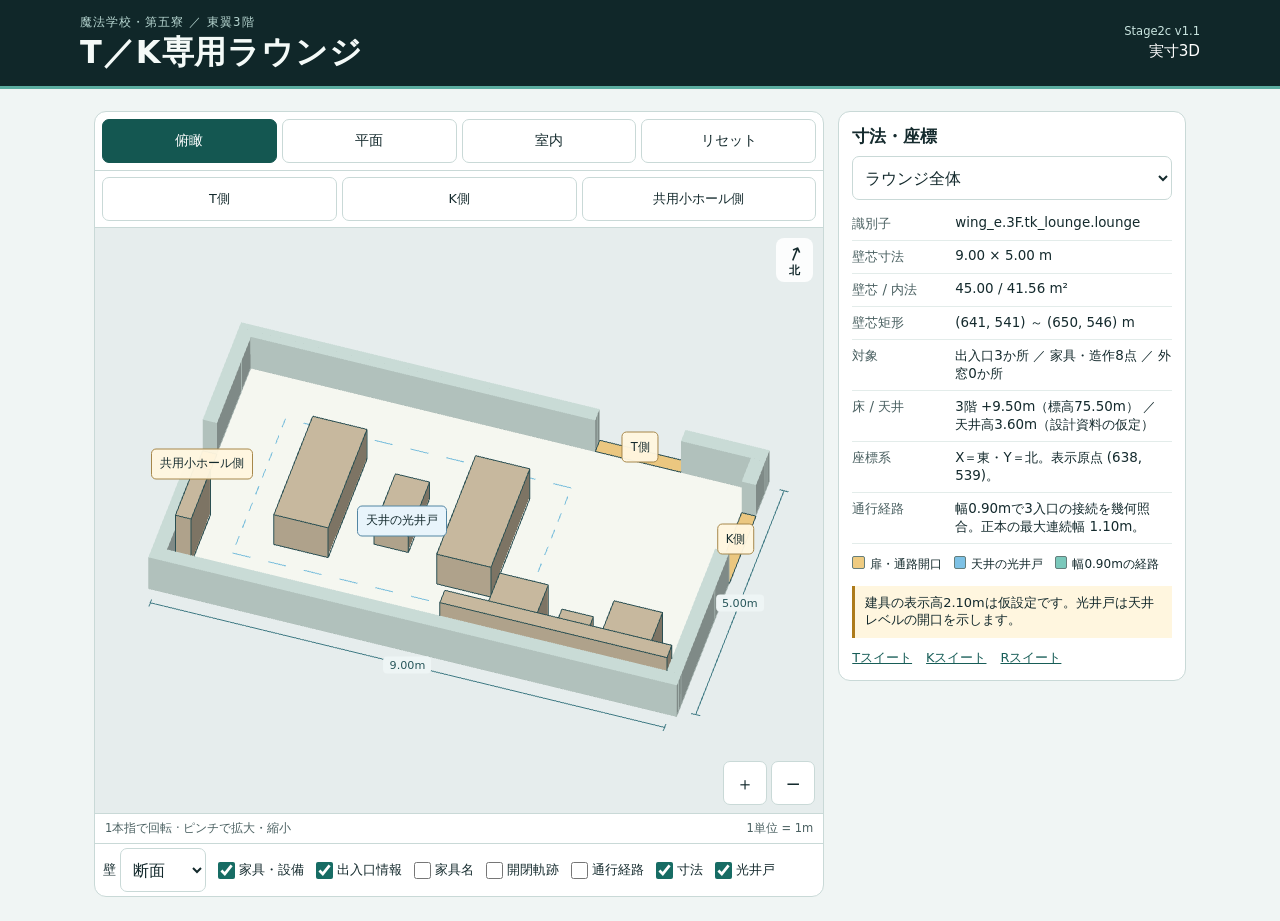
<file: private-lounge/index.html>
<!doctype html>
<html lang="ja">
<head>
<meta charset="utf-8">
<meta name="viewport" content="width=device-width, initial-scale=1, viewport-fit=cover">
<meta name="theme-color" content="#102729">
<title>第五寮 | T／K専用ラウンジ 実寸3D</title>
<style>
:root{color-scheme:light;--ink:#142a2d;--muted:#4a6061;--line:#c9d9d7;--accent:#176c64;--paper:#f0f5f4;font-family:system-ui,-apple-system,BlinkMacSystemFont,sans-serif;color:var(--ink);background:var(--paper)}
*{box-sizing:border-box}
body{margin:0;overscroll-behavior:none}
.mast{display:flex;align-items:center;justify-content:space-between;gap:14px;background:#102729;color:#f4faf8;padding:15px max(16px,calc((100vw - 1120px)/2));border-bottom:3px solid #5bada0}
.mast p{margin:0 0 3px;font-size:.73rem;letter-spacing:.09em;color:#b4d3ce}
h1{font-size:clamp(1.3rem,3.8vw,2rem);line-height:1.2;margin:0;letter-spacing:.03em}
.version{font-size:.72rem;white-space:nowrap;color:#c8e4df;text-align:right;font-variant-numeric:tabular-nums}
.version span{display:block;font-size:.95rem;color:white;margin-top:3px}
main{width:min(1120px,100%);margin:auto;padding:14px 14px max(24px,env(safe-area-inset-bottom));display:grid;gap:14px}
.workspace,.inspection{background:#fff;border:1px solid var(--line);border-radius:12px;overflow:hidden;min-width:0}
.toolbar{display:flex;gap:5px;padding:7px;border-bottom:1px solid var(--line)}
button,select{font:inherit;color:inherit;background:#fff;border:1px solid var(--line);border-radius:7px;min-height:44px}
button{cursor:pointer;padding:0 12px}
button[aria-pressed=true]{background:#145751;color:white;border-color:#145751}
:focus-visible{outline:2px solid #277e76;outline-offset:2px}
.toolbar button{flex:1;font-size:.87rem;padding:0 5px}
button:hover:not([aria-pressed=true]){background:#edf6f3}
select{padding:0 8px;font-size:16px;max-width:100%}
.viewport{position:relative;height:clamp(260px,48vh,540px);height:clamp(260px,48svh,540px);background:#e6eeed;touch-action:none;overscroll-behavior:contain;user-select:none;-webkit-user-select:none;overflow:hidden;outline-offset:-3px}
.viewport canvas{display:block;width:100%;height:100%}
.labels{position:absolute;inset:0;overflow:hidden;pointer-events:none}
.label{position:absolute;max-width:135px;min-height:28px;padding:4px 8px;font-size:.72rem;line-height:1.2;white-space:nowrap;background:#fffffff2;border:1px solid #64817e;border-radius:5px;transform:translate(-50%,-50%);pointer-events:auto;touch-action:none}
.label.active{background:#145751;color:#fff}
.label[hidden],#loading[hidden]{display:none}
#compass{position:absolute;top:10px;right:10px;width:37px;height:44px;display:grid;place-content:center;text-align:center;background:#ffffffdb;border-radius:8px;line-height:1.1;font-size:.68rem;pointer-events:none}
#north{display:block;font-size:1.2rem}
.zoom{position:absolute;bottom:8px;right:8px;display:flex;gap:4px}
.zoom button{width:44px;padding:0;font-size:1.15rem;touch-action:manipulation}
#loading{position:absolute;left:50%;top:50%;width:max-content;max-width:85%;transform:translate(-50%,-50%);padding:12px;background:white;border-radius:6px;font-size:.85rem}
.caption{display:flex;flex-wrap:wrap;justify-content:space-between;gap:3px 8px;padding:7px 10px;font-size:.72rem;color:var(--muted);border-top:1px solid var(--line)}
.layers{margin:0;padding:4px 8px;display:flex;flex-wrap:wrap;column-gap:12px;border-top:1px solid var(--line);font-size:.82rem}
.layers label{display:flex;align-items:center;min-height:44px;gap:4px;white-space:nowrap}
.layers input{accent-color:var(--accent);width:17px;height:17px;margin:0}
.inspection{padding:13px}
.inspect-head{display:flex;flex-wrap:wrap;justify-content:space-between;align-items:center;gap:8px;margin-bottom:8px}
h2{margin:0;font-size:1.05rem}
#object{flex:1;min-width:0}
dl{margin:0}
dl div{display:grid;grid-template-columns:minmax(90px,30%) 1fr;gap:7px;padding:7px 0;border-bottom:1px solid #e3ecea;font-size:.84rem}
dt{color:var(--muted)}
dd{margin:0;overflow-wrap:anywhere;font-variant-numeric:tabular-nums}
.caution{font-size:.81rem;margin:12px 0;padding:9px 10px;background:#fff6df;border-left:3px solid #ad7b1b}
details{font-size:.82rem;color:var(--muted)}
details p{margin:6px 0 0}
summary{cursor:pointer}
.sr{position:absolute;width:1px;height:1px;padding:0;overflow:hidden;clip-path:inset(50%);white-space:nowrap}
@media(min-width:1024px){main{grid-template-columns:minmax(0,2.1fr) minmax(0,1fr);align-items:start;padding-top:22px}.viewport{height:clamp(400px,66vh,680px)}.inspect-head{align-items:stretch;flex-direction:column}}
.room-control{display:flex;align-items:center;gap:10px;padding:4px 10px 7px;border-bottom:1px solid var(--line);font-size:.85rem}
.room-control select{flex:1;min-width:0}
.viewport{height:clamp(265px,46svh,540px)}
.label{min-height:31px;font-size:.72rem;max-width:min(148px,44vw);white-space:nowrap;overflow:hidden;text-overflow:ellipsis}
.label[data-layer=equipment]{font-size:.68rem;background:#fbfaf0f5;border-color:#999078}
.label.active{color:#fff;background:#145751}
.key{display:flex;flex-wrap:wrap;gap:5px 12px;margin-top:12px;font-size:.75rem}
.key span::before{content:"";display:inline-block;width:.65rem;height:.65rem;margin-right:5px;border:1px solid #657e7c;border-radius:2px}
.door-key::before{background:#eecb81}.window-key::before{background:#7dc1e5}.space-key::before{background:#7ac8bb}
.bath-link{color:#175d57;font-size:.82rem}
@media(min-width:1024px){.viewport{height:clamp(400px,65vh,680px)}}
@media(max-width:430px){.layers{column-gap:9px;font-size:.76rem}main{padding-inline:9px}}

.suite-links{display:flex;flex-wrap:wrap;gap:10px 14px;font-size:.80rem}.suite-links a{color:#175d57}.label[data-layer=opening]{border-color:#a6874a;background:#fff6dff5}.label.active[data-layer=opening]{color:#fff;background:#145751}
.door-buttons{display:flex;gap:5px;padding:6px 7px;border-bottom:1px solid var(--line)}
.door-buttons button{flex:1;min-width:0;padding:0 4px;font-size:.8rem}
.label[data-layer=roof]{background:#e8f4fb;border-color:#5386a3}
.label[data-layer=roof].active{background:#145751}
.measure-mark{position:absolute;pointer-events:none;padding:2px 6px;border-radius:4px;background:#eef5f5;color:#28575b;font-size:.7rem;white-space:nowrap;transform:translate(-50%,-50%);}
</style>
<script type="application/json" id="lounge-data">{
  "suite": "L",
  "source": {
    "filename": "Stage2c_suites_内部間取り.json",
    "version": "Stage2c_suites_v1.1(確定保存用の修正版)",
    "sha256": "db0b95b4124ebecfe75d44c137b5c39e2ad6873118d0927cc6ff68f14aaa2c25",
    "coordinate": "Rev2c/Stage2b_r1と同じ。X=東、Y=北、単位m。rects は [x0, y0, x1, y1](壁芯)。床は東翼3階 +9.5m(標高75.5m)"
  },
  "rooms": [
    {
      "id": "wing_e.3F.tk_lounge.lounge",
      "short_id": "L.lounge",
      "parent_zone": "wing_e.3F.tk_lounge",
      "suite": "L",
      "kind": "lounge",
      "name": "T/K専用ラウンジ",
      "zone_class": "共用(T/K)",
      "rects": [
        [
          641,
          541,
          650,
          546
        ]
      ],
      "area_centreline_m2": 45.0,
      "area_inner_m2": 41.56,
      "wall_deduction_m2": 3.44,
      "min_clear_dim_m": [
        4.75
      ],
      "target_m2": null,
      "target_ok": null,
      "target_note": null,
      "exterior_edges": [],
      "windows": [],
      "status": "Stage2b_r1ゾーン(外形変更なし)"
    }
  ],
  "parentZoneRects": [
    [
      641,
      541,
      650,
      546
    ]
  ],
  "wallAssumption": {
    "exterior_m": 0.5,
    "between_zones_m": 0.25,
    "internal_partition_m": 0.15,
    "rule": "壁芯から各壁厚の半分を両側へ控除して内法面積・有効寸法を計算。構造・遮音・防火の検討による値ではない(仮定)"
  },
  "doors": [
    {
      "id": "L_T",
      "at": [
        647.9,
        546
      ],
      "orient": "h",
      "between": [
        "wing_e.3F.tk_lounge",
        "wing_e.3F.suite_T.living"
      ],
      "kind": "double",
      "clear_width_m": 1.5,
      "swing_into": "wing_e.3F.suite_T.living",
      "auth": "なし",
      "source": "Stage2b_r1 (645.5,546) 有効0.9 → 移動・有効1.5(原作者承認)",
      "finish": "装飾ガラス入り両開き扉",
      "check": {
        "on_shared_wall": true,
        "end_margins_m": [
          1.15,
          1.34
        ],
        "frame_margin_ok": true,
        "leaf_swing_inside_room": true
      }
    },
    {
      "id": "L_K",
      "at": [
        650,
        544.6
      ],
      "orient": "v",
      "between": [
        "wing_e.3F.tk_lounge",
        "wing_e.3F.suite_K.living"
      ],
      "kind": "double",
      "clear_width_m": 1.5,
      "swing_into": "wing_e.3F.suite_K.living",
      "auth": "なし",
      "source": "Stage2b_r1 (650,543.5) 有効0.9 → 移動・有効1.5(原作者承認)",
      "finish": "装飾ガラス入り両開き扉",
      "check": {
        "on_shared_wall": true,
        "end_margins_m": [
          0.6,
          0.64
        ],
        "frame_margin_ok": true,
        "leaf_swing_inside_room": true
      }
    },
    {
      "id": "L_3rd",
      "at": [
        641,
        543.5
      ],
      "orient": "v",
      "between": [
        "wing_e.3F.tk_hall",
        "wing_e.3F.tk_lounge"
      ],
      "kind": "door",
      "clear_width_m": 0.9,
      "swing_into": "wing_e.3F.tk_lounge",
      "auth": "認証",
      "source": "Stage2b_r1(変更なし)",
      "check": {
        "on_shared_wall": true,
        "end_margins_m": [
          2.05,
          2.04
        ],
        "frame_margin_ok": true,
        "leaf_swing_inside_room": true
      }
    }
  ],
  "furniture": [
    {
      "room": "L.lounge",
      "id": "L.ctable",
      "name": "ローテーブル(0.6×1.2)",
      "rect": [
        644.2,
        542.9,
        644.8,
        544.1
      ],
      "kind": "家具",
      "clear": [],
      "h": 0.45,
      "note": ""
    },
    {
      "room": "L.lounge",
      "id": "L.sofa_s",
      "name": "ソファ(西、東向き2.2m)",
      "rect": [
        642.6,
        542.4,
        643.55,
        544.6
      ],
      "kind": "家具",
      "clear": [],
      "h": 0.8,
      "note": ""
    },
    {
      "room": "L.lounge",
      "id": "L.sofa_n",
      "name": "ソファ(東、西向き2.2m)",
      "rect": [
        645.45,
        542.4,
        646.4,
        544.6
      ],
      "kind": "家具",
      "clear": [],
      "h": 0.8,
      "note": ""
    },
    {
      "room": "L.lounge",
      "id": "L.arm1",
      "name": "読書用アームチェア",
      "rect": [
        648.6,
        541.4,
        649.45,
        542.25
      ],
      "kind": "家具",
      "clear": [],
      "h": 0.9,
      "note": ""
    },
    {
      "room": "L.lounge",
      "id": "L.arm2",
      "name": "読書用アームチェア",
      "rect": [
        646.6,
        541.4,
        647.45,
        542.25
      ],
      "kind": "家具",
      "clear": [],
      "h": 0.9,
      "note": ""
    },
    {
      "room": "L.lounge",
      "id": "L.side",
      "name": "小卓",
      "rect": [
        647.75,
        541.5,
        648.3,
        542.05
      ],
      "kind": "家具",
      "clear": [],
      "h": 0.6,
      "note": ""
    },
    {
      "room": "L.lounge",
      "id": "L.books",
      "name": "小書棚(南壁)",
      "rect": [
        645.9,
        541.125,
        649.875,
        541.4
      ],
      "kind": "造作",
      "clear": [],
      "h": 1.2,
      "note": ""
    },
    {
      "room": "L.lounge",
      "id": "L.books2",
      "name": "小書棚(西壁)",
      "rect": [
        641.125,
        541.6,
        641.4,
        542.7
      ],
      "kind": "造作",
      "clear": [],
      "h": 1.2,
      "note": ""
    }
  ],
  "referenceChecks": {
    "L.lounge": {
      "area_inner_m2": 41.56,
      "furniture_m2": 8.04,
      "free_floor_m2": 33.52,
      "path": {
        "required_m": 0.9,
        "ok": true,
        "max_continuous_width_m": 1.1,
        "points": [
          "L_T",
          "L_K",
          "L_3rd",
          "目標",
          "目標",
          "目標"
        ]
      },
      "swings": [
        {
          "door": "L_3rd",
          "furniture_hit_m2": 0.0,
          "overlaps_use_space_of": []
        }
      ],
      "approach": [
        {
          "door": "L_T",
          "blocked_m2": 0.0
        },
        {
          "door": "L_K",
          "blocked_m2": 0.0
        },
        {
          "door": "L_3rd",
          "blocked_m2": 0.0
        }
      ]
    }
  },
  "lightwell": {
    "source": "Stage2b_r1(変更なし)",
    "floor_4F_opening": [
      642,
      542,
      647,
      545
    ],
    "area_m2": 15.0,
    "note": "3階ラウンジの天井(+13.1)に開く。ラウンジの床面積45㎡は減らない。天窓まで約7.7〜8.4m。照度・結露・清掃・屋根梁・防火・遮音は未検証(Stage2b_r1から継続)"
  },
  "assembly": {
    "doorRoomAliases": {
      "wing_e.3F.tk_lounge": "wing_e.3F.tk_lounge.lounge"
    },
    "sharedWalls": [
      {
        "id": "3F:h:546:641:646",
        "axis": "h",
        "at": 546,
        "from": 641,
        "to": 646,
        "adjacent": [
          "wing_e.3F.tk_lounge",
          "wing_e.3F.suite_T.entry"
        ]
      },
      {
        "id": "3F:v:650:541:543.25",
        "axis": "v",
        "at": 650,
        "from": 541,
        "to": 543.25,
        "adjacent": [
          "wing_e.3F.tk_lounge",
          "wing_e.3F.suite_K.entry"
        ]
      },
      {
        "id": "3F:h:546:646:650",
        "axis": "h",
        "at": 546,
        "from": 646,
        "to": 650,
        "adjacent": [
          "wing_e.3F.tk_lounge",
          "wing_e.3F.suite_T.living"
        ],
        "door": "L_T"
      },
      {
        "id": "3F:v:650:543.25:546",
        "axis": "v",
        "at": 650,
        "from": 543.25,
        "to": 546,
        "adjacent": [
          "wing_e.3F.tk_lounge",
          "wing_e.3F.suite_K.living"
        ],
        "door": "L_K"
      }
    ]
  },
  "display": {
    "originXY": [
      638,
      539
    ],
    "floorLevelM": 9.5,
    "floorElevationM": 75.5,
    "sectionHeightM": 0.85,
    "heights": {
      "L.lounge": {
        "m": 3.6,
        "basis": "設計検証報告の仮定"
      }
    },
    "doorHeightsM": {
      "L_T": 2.1,
      "L_K": 2.1,
      "L_3rd": 2.1
    },
    "externalLabels": {
      "wing_e.3F.suite_T.living": "Tリビング",
      "wing_e.3F.suite_K.living": "Kリビング",
      "wing_e.3F.tk_hall": "T・K共用小ホール"
    },
    "doorLabels": {
      "L_T": "T側",
      "L_K": "K側",
      "L_3rd": "共用小ホール側"
    },
    "furnitureLabels": {
      "L.ctable": "ローテーブル",
      "L.sofa_s": "西側ソファ",
      "L.sofa_n": "東側ソファ",
      "L.arm1": "読書用アームチェア1",
      "L.arm2": "読書用アームチェア2",
      "L.side": "小卓",
      "L.books": "南壁の小書棚",
      "L.books2": "西壁の小書棚"
    },
    "swingSymbols": {
      "L_T": {
        "inwardXY": [
          0,
          1
        ],
        "hingeEnds": [
          "min",
          "max"
        ]
      },
      "L_K": {
        "inwardXY": [
          1,
          0
        ],
        "hingeEnds": [
          "min",
          "max"
        ]
      },
      "L_3rd": {
        "inwardXY": [
          1,
          0
        ],
        "hingeEnds": [
          "min"
        ]
      }
    },
    "routeCheck": {
      "widthM": 0.9,
      "polylines": [
        [
          [
            641,
            543.5
          ],
          [
            642,
            543.5
          ],
          [
            642,
            545.15
          ],
          [
            647.9,
            545.15
          ],
          [
            647.9,
            546
          ]
        ],
        [
          [
            647.9,
            545.15
          ],
          [
            647.9,
            544.6
          ],
          [
            650,
            544.6
          ]
        ]
      ]
    }
  }
}</script>
<script type="module">
// Plan geometry uses integer millimetres. The rendering transform uses metres.
const mm = value => Math.round(value * 1000);
const meters = value => value / 1000;
const inside = (x, y, [west, south, east, north]) =>
  x >= west && x < east && y >= south && y < north;
const unionContains = (rects, x, y) => rects.some(rect => inside(x, y, rect));
const sorted = values => [...new Set(values)].sort((a, b) => a - b);
const intervals = values => values.slice(1).map((value, i) => [values[i], value]);
const rectArea = ([a,b,c,d]) => (c - a) * (d - b);

function partition(rectangles, accept) {
  const xs = sorted(rectangles.flatMap(rect => [rect[0], rect[2]]));
  const ys = sorted(rectangles.flatMap(rect => [rect[1], rect[3]]));
  return intervals(ys).flatMap(([y0,y1]) => intervals(xs)
    .filter(([x0,x1]) => accept((x0+x1)/2, (y0+y1)/2))
    .map(([x0,x1]) => [x0,y0,x1,y1]));
}

function perimeter(room, parent, exterior, thickness) {
  const edges = [];
  for (const orient of ['h', 'v']) {
    const axis = orient === 'h' ? 0 : 1;
    const cross = 1 - axis;
    const lines = sorted(room.flatMap(r => [r[cross], r[cross + 2]]));
    const cuts = sorted([...room, ...parent, ...exterior]
      .flatMap(r => [r[axis],r[axis + 2]]));
    for (const line of lines) {
      for (const [start,end] of intervals(cuts)) {
        const point = offset => orient === 'h'
          ? [(start+end)/2, line+offset] : [line+offset, (start+end)/2];
        const positive = unionContains(room, ...point(0.25));
        if (positive === unionContains(room, ...point(-0.25))) continue;
        const inward = positive ? 1 : -1;
        const outer = exterior.some(r => r[cross] === line && start >= r[axis] && end <= r[axis+2]);
        const kind = outer ? 'exterior' :
          unionContains(parent, ...point(-inward*0.25)) ? 'internal_partition' : 'between_zones';
        const previous = edges.at(-1);
        if (previous && previous.orient === orient && previous.line === line &&
            previous.end === start && previous.inward === inward && previous.kind === kind) {
          previous.end = end;
          continue;
        }
        edges.push({orient, line, start, end, inward, kind, half: mm(thickness[kind + '_m'])/2});
      }
    }
  }
  return edges.map((edge,i) => ({...edge, id: 'wall-' + (i+1)}));
}
function strip(edge, start, end, low, high) {
  return edge.orient === 'h' ? [start,edge.line+low,end,edge.line+high]
    : [edge.line+low,start,edge.line+high,end];
}

const area = rects => rects.reduce((sum,rect) => sum+rectArea(rect),0)/1e6;
const toExterior = e => [...e.a,...e.b].map(mm);
const edgeAxis = orient => orient === 'h' ? 0 : 1;

function mergeWalls(rooms) {
  const byLine = new Map();
  for (const room of rooms) for (const edge of room.edges) {
    const key = edge.orient+':'+edge.line;
    if (!byLine.has(key)) byLine.set(key,[]);
    byLine.get(key).push({...edge, room});
  }
  const walls = [];
  for (const edges of byLine.values()) {
    for (const [start,end] of intervals(sorted(edges.flatMap(e=>[e.start,e.end])))) {
      const covering = edges.filter(e=>e.start<=start && e.end>=end);
      if (!covering.length) continue;
      const {orient,line,kind,half} = covering[0];
      if (covering.some(e=>e.kind!==kind || e.half!==half) ||
          covering.length > 2 || (covering.length===2 && covering[0].inward===covering[1].inward)) {
        throw new Error('壁の境界分類が一致しません '+orient+' '+line+' '+start);
      }
      const roomIds = covering.map(e=>e.room.id).sort();
      const wall = {id:'wall:'+orient+':'+line+':'+start,orient,line,kind,half,start,end,
        height:Math.max(...covering.map(e=>e.room.height)),roomIds,sides:covering};
      walls.push(wall);
    }
  }
  return walls;
}

function openings(data, rooms, walls) {
  const apertures = [
    ...data.doors.map(d=>({...d,type:'door',xy:d.at,width:d.clear_width_m,bottom:0,
      top:data.display.doorHeightsM[d.id],roomIds:d.between.map(id=>data.assembly?.doorRoomAliases[id]??id).filter(id=>rooms.some(r=>r.id===id))})),
    ...rooms.flatMap(room=>room.source.windows.map((w,i)=>({...w,windowType:w.type,type:'window',
      id:w.id||room.source.short_id+'.window.'+(i+1),xy:w.centre,width:w.width_m,
      bottom:w.sill_m,top:w.head_m??data.display.windowHeadsM?.[w.id||room.source.short_id+'.window.'+(i+1)]??data.display.windowHeadM,roomIds:[room.id]})))
  ];
  for (const aperture of apertures) {
    const axis = edgeAxis(aperture.orient);
    const middle = mm(aperture.xy[axis]);
    aperture.start = middle-mm(aperture.width)/2;
    aperture.end = middle+mm(aperture.width)/2;
    const spans = walls.filter(w=>w.orient===aperture.orient && w.line===mm(aperture.xy[1-axis]) &&
      w.start<aperture.end && w.end>aperture.start);
    if (!spans.length || !Number.isFinite(aperture.top) || aperture.bottom>=aperture.top ||
        spans.some(w=>w.height<aperture.top || w.half!==spans[0].half ||
          w.roomIds.join()!==[...aperture.roomIds].sort().join()) ||
        spans.reduce((sum,w)=>sum+Math.min(w.end,aperture.end)-Math.max(w.start,aperture.start),0)!==
          aperture.end-aperture.start) throw new Error('開口境界を照合できません: '+aperture.id);
    aperture.rect = strip(spans[0],aperture.start,aperture.end,-spans[0].half,spans[0].half);
  }
  return apertures;
}

function wallSolids(walls, apertures, parent) {
  const volumes = walls.map(w=>({wall:w,rect:strip(w,w.start,w.end,-w.half,w.half)}));
  // Close convex corners of the outside perimeter. Shared partitions and T-junctions already intersect.
  for (const h of walls.filter(w=>w.orient==='h' && w.sides.length===1)) {
    for (const v of walls.filter(w=>w.orient==='v' && w.sides.length===1)) {
      if (![h.start,h.end].includes(v.line) || ![v.start,v.end].includes(h.line)) continue;
      const x=v.line,y=h.line;
      const quadrants=[-1,1].flatMap(dx=>[-1,1].map(dy=>unionContains(parent,x+dx,y+dy)));
      if (quadrants.filter(Boolean).length!==1) continue;
      const ax=x-v.sides[0].inward*v.half, ay=y-h.sides[0].inward*h.half;
      const wall=h.height<=v.height?h:v;
      volumes.push({wall,rect:[Math.min(x,ax),Math.min(y,ay),Math.max(x,ax),Math.max(y,ay)]});
    }
  }
  const heights=sorted([0,...walls.map(w=>w.height),...apertures.flatMap(o=>[o.bottom,o.top])]);
  const boxes=[];
  for (const [lo,hi] of intervals(heights)) {
    const solid=volumes.filter(v=>v.wall.height>=hi);
    const cuts=apertures.filter(o=>lo>=o.bottom && hi<=o.top).map(o=>o.rect);
    const rects=[...solid.map(v=>v.rect),...cuts];
    const xs=intervals(sorted(rects.flatMap(r=>[r[0],r[2]])));
    const ys=intervals(sorted(rects.flatMap(r=>[r[1],r[3]])));
    for (const [y0,y1] of ys) {
      let previous;
      for (const [x0,x1] of xs) {
        const x=(x0+x1)/2,y=(y0+y1)/2;
        const current=unionContains(cuts,x,y)?null:solid.find(v=>inside(x,y,v.rect));
        if (!current) {previous=null;continue;}
        if (previous?.id===current.wall.id) {
          previous.rect[2]=x1;
        } else {
          previous={id:current.wall.id,rect:[x0,y0,x1,y1],lo,hi};
          boxes.push(previous);
        }
      }
    }
  }
  return boxes;
}

function buildSuite(data) {
  const parent=data.parentZoneRects.map(r=>r.map(mm));
  const rooms=data.rooms.map(source=>{
    const id=source.id;
    const rects=source.rects.map(r=>r.map(mm));
    const edges=perimeter(rects,parent,source.exterior_edges.map(toExterior),data.wallAssumption);
    const strips=edges.map(e=>strip(e,e.start,e.end,Math.min(0,e.inward*e.half),Math.max(0,e.inward*e.half)));
    const floor=partition([...rects,...strips],(x,y)=>unionContains(rects,x,y) && !unionContains(strips,x,y));
    return {source,id,rects,edges,floor,centerArea:area(rects),innerArea:area(floor),
      height:data.display.heights[source.short_id].m};
  });
  const walls=mergeWalls(rooms);
  const apertures=openings(data,rooms,walls);
  const boxes=wallSolids(walls,apertures,parent);
  const equipment=data.furniture.map(source=>({source,id:source.id,roomId:rooms.find(r=>r.source.short_id===source.room).id,
    rect:source.rect.map(mm),lo:0,hi:source.h,clear:source.clear.map(r=>r.map(mm))}));
  const origin=data.display.originXY.map(mm);
  const worldPoint=(x,y,height)=>[meters(x-origin[0]),height,meters(origin[1]-y)];
  const worldBox=({rect:[a,b,c,d],lo,hi})=>[worldPoint(a,d,lo),worldPoint(c,b,hi)];
  return {rooms,walls,apertures,boxes,equipment,parent,worldPoint,worldBox};
}

function bounds(rects) {
  return [Math.min(...rects.map(r=>r[0])),Math.min(...rects.map(r=>r[1])),
    Math.max(...rects.map(r=>r[2])),Math.max(...rects.map(r=>r[3]))];
}

function standingPoint(room,equipment) {
  const base=bounds(room.floor);
  const obstructions=equipment.filter(e=>e.roomId===room.id).map(e=>e.rect);
  let best=-Infinity,position;
  for (let y=base[1]+25;y<base[3];y+=50) for (let x=base[0]+25;x<base[2];x+=50) {
    if (!unionContains(room.floor,x,y) || unionContains(obstructions,x,y)) continue;
    const margin=Math.min(...room.edges.map(w=>{
      const a=w.orient==='h'?x:y,b=w.orient==='h'?y:x;
      return Math.hypot(Math.max(w.start-a,a-w.end,0),b-w.line)-w.half;
    }),...obstructions.map(([a,b,c,d])=>Math.hypot(Math.max(a-x,x-c,0),Math.max(b-y,y-d,0))));
    if (margin>best) {best=margin;position=[x,y];}
  }
  if (position) return position;
  const patch=room.floor.reduce((largest,r)=>rectArea(r)>rectArea(largest)?r:largest);
  return [(patch[0]+patch[2])/2,(patch[1]+patch[3])/2];
}

function hingeLeaves(opening, {inwardXY,hingeEnds}) {
  const h = opening.orient === 'h';
  const line = mm(opening.xy[h ? 1 : 0]);
  const radius = (opening.end-opening.start)/hingeEnds.length;
  return hingeEnds.map(end => {
    const coordinate = end === 'min' ? opening.start : opening.end;
    const sign = end === 'min' ? 1 : -1;
    return {
      pivot: h ? [coordinate,line] : [line,coordinate],
      along: h ? [sign,0] : [0,sign],
      normal: inwardXY,
      radius,
    };
  });
}

const sub = (a,b) => a.map((n,i) => n-b[i]);
const add = (a,b) => a.map((n,i) => n+b[i]);
const times = (a,n) => a.map(x => x*n);
const dot = (a,b) => a.reduce((sum,n,i) => sum+n*b[i],0);
const cross = (a,b) => [a[1]*b[2]-a[2]*b[1],a[2]*b[0]-a[0]*b[2],a[0]*b[1]-a[1]*b[0]];
const unit = a => times(a,1/Math.hypot(...a));
const UP = [0,1,0];

function cameraFrame(camera, width, height) {
  const {mode,yaw,pitch,zoom,target} = camera;
  const direction = [Math.sin(yaw)*Math.cos(pitch),Math.sin(pitch),Math.cos(yaw)*Math.cos(pitch)];
  let eye, forward, right, up;
  if (mode === 'inside') {
    eye = target;
    forward = direction;
    right = unit(cross(forward,UP));
    up = cross(right,forward);
  } else if (mode === 'plan') {
    eye = add(target,[0,14,0]);
    forward = [0,-1,0];
    right = [1,0,0];
    up = [0,0,-1];
  } else {
    eye = add(target,times(direction,13));
    forward = times(direction,-1);
    right = unit(cross(forward, UP));
    up = cross(right,forward);
  }
  const aspect = width/height;
  const perspective = mode === 'inside';
  const fittedSpan = Math.max(camera.spanY, camera.spanX/aspect)/zoom;
  const tangent = Math.tan((0.52/zoom));
  const sx = perspective ? 1/(aspect*tangent) : 1/(aspect*fittedSpan);
  const sy = perspective ? 1/tangent : 1/fittedSpan;
  return {
    eye,forward,right,up,sx,sy,perspective,
    project(point) {
      const delta = sub(point,eye);
      const depth = dot(forward,delta);
      const divide = perspective ? depth : 1;
      return [(dot(right,delta)*sx/divide+1)*width/2,
        (1-dot(up,delta)*sy/divide)*height/2,depth];
    },
    ray(x,y) {
      const delta = add(times(right,(2*x/width-1)/sx),times(up,(1-2*y/height)/sy));
      return perspective ? [eye, unit(add(delta,forward))] : [add(eye,delta),forward];
    }
  };
}

function hitBox([start,end],[origin,dir]) {
  let tmin = 0, tmax = Infinity;
  for (let i=0;i<3;i++) {
    if (Math.abs(dir[i]) < 1e-9) {
      if (origin[i] < start[i] || origin[i] > end[i]) return Infinity;
      continue;
    }
    const a = (start[i]-origin[i])/dir[i], b = (end[i]-origin[i])/dir[i];
    tmin = Math.max(tmin,Math.min(a,b));
    tmax = Math.min(tmax,Math.max(a,b));
    if (tmax < tmin) return Infinity;
  }
  return tmin;
}

const faces = [
  [[0,3,2,1],.81], [[4,5,6,7],1], [[0,1,5,4],.78],
  [[1,2,6,5],.63], [[2,3,7,6],.88], [[3,0,4,7],.72],
];
const boxEdges = [[0,1],[1,2],[2,3],[3,0],[4,5],[5,6],[6,7],[7,4],[0,4],[1,5],[2,6],[3,7]];

function makeGeometry() {
  const triangles = [], lines = [];
  const vertex = (out,p,color) => out.push(...p,...color);
  function line(a,b,c) {
    vertex(lines,a,c);
    vertex(lines,b,c);
  }
  function quad(points,color) {
    for (const id of [0,1,2,0,2,3]) vertex(triangles,points[id],color);
  }
  function box([[a,b,c],[d,e,f]], color, edges, wire=false) {
    const p = [[a,b,c],[d,b,c],[d,b,f],[a,b,f],[a,e,c],[d,e,c],[d,e,f],[a,e,f]];
    if (!wire) for (const [indices,shade] of faces) quad(indices.map(i=>p[i]),times(color,shade));
    if (edges) for (const [i,k] of boxEdges) line(p[i],p[k],edges);
  }
  return {triangles,lines,line,quad,box};
}

function createRenderer(canvas) {
  const gl = canvas.getContext('webgl',{antialias:true,alpha:false});
  if (!gl) return createCanvasRenderer(canvas);
  canvas.dataset.renderer = 'webgl';
  const shader = (type,source) => {
    const compiled = gl.createShader(type);
    gl.shaderSource(compiled,source);
    gl.compileShader(compiled);
    if (!gl.getShaderParameter(compiled,gl.COMPILE_STATUS)) throw new Error(gl.getShaderInfoLog(compiled));
    return compiled;
  };
  const program = gl.createProgram();
  gl.attachShader(program,shader(gl.VERTEX_SHADER,`
    attribute vec3 position, color;
    uniform vec3 eye, right, up, forward;
    uniform vec2 scale;
    uniform float perspective;
    varying vec3 rgb;
    void main() {
      vec3 d = position-eye;
      float z = dot(d,forward);
      float depth = mix(z/25.0-1.0, (50.05/49.95)*z-5.0/49.95, perspective);
      gl_Position = vec4(dot(d,right)*scale.x,dot(d,up)*scale.y,depth,mix(1.0,z,perspective));
      rgb = color;
    }`));
  gl.attachShader(program,shader(gl.FRAGMENT_SHADER,`
    precision mediump float;
    varying vec3 rgb;
    void main() { gl_FragColor = vec4(rgb,1.0); }`));
  gl.linkProgram(program);
  if (!gl.getProgramParameter(program,gl.LINK_STATUS)) throw new Error(gl.getProgramInfoLog(program));
  gl.useProgram(program);
  gl.enable(gl.DEPTH_TEST);
  gl.depthFunc(gl.LEQUAL);
  gl.clearColor(.90,.93,.93,1);
  const uniforms = Object.fromEntries(['eye','right','up','forward','scale','perspective']
    .map(key=>[key,gl.getUniformLocation(program,key)]));
  const position = gl.getAttribLocation(program,'position');
  const color = gl.getAttribLocation(program,'color');
  gl.enableVertexAttribArray(position);
  gl.enableVertexAttribArray(color);
  const buffers = [gl.createBuffer(),gl.createBuffer()];
  let uploadedGeometry;
  function render(frame,geometry) {
    const ratio = Math.min(window.devicePixelRatio || 1,2);
    const width = Math.max(1, Math.round(canvas.clientWidth*ratio));
    const height = Math.max(1, Math.round(canvas.clientHeight*ratio));
    if (canvas.width !== width || canvas.height !== height) {
      canvas.width = width;
      canvas.height = height;
    }
    gl.viewport(0,0,width,height);
    gl.clear(gl.COLOR_BUFFER_BIT | gl.DEPTH_BUFFER_BIT);
    for (const key of ['eye','right','up','forward']) gl.uniform3fv(uniforms[key],frame[key]);
    gl.uniform2f(uniforms.scale,frame.sx,frame.sy);
    gl.uniform1f(uniforms.perspective,Number(frame.perspective));
    const layers = [[geometry.triangles,gl.TRIANGLES],[geometry.lines,gl.LINES]];
    for (const [index,[data,mode]] of layers.entries()) {
      gl.bindBuffer(gl.ARRAY_BUFFER,buffers[index]);
      if (uploadedGeometry !== geometry) gl.bufferData(gl.ARRAY_BUFFER,new Float32Array(data),gl.STATIC_DRAW);
      gl.vertexAttribPointer(position,3,gl.FLOAT,false,24,0);
      gl.vertexAttribPointer(color,3,gl.FLOAT,false,24,12);
      if (mode === gl.TRIANGLES) {
        gl.enable(gl.POLYGON_OFFSET_FILL);
        gl.polygonOffset(1,1);
      } else gl.disable(gl.POLYGON_OFFSET_FILL);
      gl.drawArrays(mode,0,data.length/6);
    }
    uploadedGeometry = geometry;
  }
  return render;
}

// Real depth-tested software 3D for browsers where WebGL is unavailable.
function createCanvasRenderer(canvas) {
  const ctx=canvas.getContext('2d',{alpha:false});
  if(!ctx) throw new Error('3D表示に必要なCanvasを利用できません。');
  canvas.dataset.renderer='canvas';
  let image, pixels, depth;
  const pack=(r,g,b)=>0xff000000|(Math.round(b*255)<<16)|(Math.round(g*255)<<8)|Math.round(r*255);
  const background=pack(.90,.93,.93);

  return function render(frame,geometry) {
    const scale=Math.min(window.devicePixelRatio||1,1.40,1150/canvas.clientWidth,780/canvas.clientHeight);
    const width=Math.max(1,Math.round(canvas.clientWidth*scale));
    const height=Math.max(1,Math.round(canvas.clientHeight*scale));
    if(!image||canvas.width!==width||canvas.height!==height) {
      canvas.width=width;canvas.height=height;
      image=ctx.createImageData(width,height);
      pixels=new Uint32Array(image.data.buffer);
      depth=new Float32Array(width*height);
    }
    pixels.fill(background);
    depth.fill(-Infinity);
    const near=frame.perspective?.05:0;
    function unpack(data,i) {
      const delta=[data[i]-frame.eye[0],data[i+1]-frame.eye[1],data[i+2]-frame.eye[2]];
      return [dot(frame.right,delta),dot(frame.up,delta),dot(frame.forward,delta)];
    }
    function project([x,y,z]) {
      const inv=frame.perspective?1/z:1;
      return [(x*frame.sx*inv+1)*width*.5,(1-y*frame.sy*inv)*height*.5,frame.perspective?inv:-z];
    }
    const cut=(a,b)=>{
      const t=(near-a[2])/(b[2]-a[2]);
      return [a[0]+t*(b[0]-a[0]),a[1]+t*(b[1]-a[1]),near];
    };
    function triangle(a,b,c,color) {
      const dx=b[0]-a[0],dy=b[1]-a[1],ex=c[0]-a[0],ey=c[1]-a[1];
      const det=dx*ey-dy*ex;
      if(Math.abs(det)<1e-8)return;
      const xmin=Math.max(0,Math.floor(Math.min(a[0],b[0],c[0])));
      const xmax=Math.min(width-1,Math.ceil(Math.max(a[0],b[0],c[0])));
      const ymin=Math.max(0,Math.floor(Math.min(a[1],b[1],c[1])));
      const ymax=Math.min(height-1,Math.ceil(Math.max(a[1],b[1],c[1])));
      const vStep=ey/det,wStep=-dy/det;
      for(let y=ymin;y<=ymax;y++) {
        const yy=y+.5-a[1],xx=xmin+.5-a[0];
        let v=(xx*ey-yy*ex)/det,w=(dx*yy-dy*xx)/det;
        let idx=y*width+xmin;
        for(let x=xmin;x<=xmax;x++,idx++,v+=vStep,w+=wStep) {
          if(v<-.000001||w<-.000001||v+w>1.000001)continue;
          const z=a[2]+v*(b[2]-a[2])+w*(c[2]-a[2]);
          if(z>=depth[idx]) { depth[idx]=z;pixels[idx]=color; }
        }
      }
    }
    const tris=geometry.triangles;
    for(let i=0;i<tris.length;i+=18) {
      const vertices=[unpack(tris,i),unpack(tris,i+6),unpack(tris,i+12)];
      const clipped=[];
      for(let j=0;j<3;j++) {
        const a=vertices[(j+2)%3],b=vertices[j];
        if((a[2]>=near)!==(b[2]>=near))clipped.push(cut(a,b));
        if(b[2]>=near)clipped.push(b);
      }
      if(clipped.length<3)continue;
      const poly=clipped.map(project),color=pack(tris[i+3],tris[i+4],tris[i+5]);
      for(let j=1;j+1<poly.length;j++)triangle(poly[0],poly[j],poly[j+1],color);
    }
    // Clip each projected segment to the framebuffer before walking its pixels.
    const lines=geometry.lines;
    for(let i=0;i<lines.length;i+=12) {
      let a=unpack(lines,i),b=unpack(lines,i+6);
      if(a[2]<near&&b[2]<near)continue;
      if(a[2]<near)a=cut(a,b);
      if(b[2]<near)b=cut(b,a);
      a=project(a);b=project(b);
      const dx=b[0]-a[0],dy=b[1]-a[1],dz=b[2]-a[2];
      let from=0,to=1,visible=true;
      for(const [p,d,min,max] of [[a[0],dx,0,width-1],[a[1],dy,0,height-1]]) {
        if(!d) {if(p<min||p>max)visible=false;continue;}
        const l=(min-p)/d,r=(max-p)/d;
        from=Math.max(from,Math.min(l,r));
        to=Math.min(to,Math.max(l,r));
      }
      if(!visible||to<from)continue;
      const count=Math.max(1,Math.ceil(Math.max(Math.abs(dx),Math.abs(dy))*(to-from)));
      const color=pack(lines[i+3],lines[i+4],lines[i+5]);
      for(let j=0;j<=count;j++) {
        const t=from+(to-from)*j/count;
        const idx=Math.round(a[1]+dy*t)*width+Math.round(a[0]+dx*t);
        const z=a[2]+dz*t;
        const tolerance=frame.perspective?.0012*Math.max(1,z*z):.026;
        if(z+tolerance>=depth[idx]) { depth[idx]=Math.max(z,depth[idx]);pixels[idx]=color; }
      }
    }
    ctx.putImageData(image,0,0);
  };
}


const get=id=>document.getElementById(id);
const viewport=get('viewport'), canvas=get('scene'), choice=get('object'), status=get('loading');
const clamp=(x,min,max)=>Math.max(min,Math.min(max,x));
const fmt=(n,digits=3)=>Number(n.toFixed(digits)).toString();
const areaText=n=>(Math.round(n*100+1e-9)/100).toFixed(2);
const pair=p=>'('+p.map(n=>fmt(n)).join(', ')+')';
const rectMetres=r=>r.map(x=>x/1000);
const range=([a,b,c,d])=>pair([a,b])+' ～ '+pair([c,d]);
const size=([a,b,c,d])=>fmt(c-a)+' × '+fmt(d-b);
const wallKinds={exterior:'外壁',between_zones:'ゾーン境界',internal_partition:'間仕切り'};
const doorKinds={arch:'扉なし開口',door:'片開き',double:'両開き',hidden:'隠し扉'};
const palette={
  floor:[.96,.97,.94],focusedFloor:[.85,.94,.90],wall:[.79,.86,.84],outer:[.70,.80,.79],
  edge:[.17,.31,.32],selected:[.25,.69,.59],door:[.92,.78,.50],window:[.47,.74,.86],
  clear:[.49,.80,.74],fixture:[.78,.72,.62],equipment:[.79,.86,.91],
};

function showError(message) {
  status.hidden=false;
  status.textContent=message;
}

async function start() {
  const data=JSON.parse(document.getElementById('lounge-data').textContent);
  const model=buildSuite(data);
  const room=model.rooms[0], src=room.source, overview=room.id;
  const point=model.worldPoint;
  const name=id=>id===room.id||id===src.parent_zone?src.name:data.display.externalLabels[id]??id;
  const objects=new Map();
  const lightwellRect=data.lightwell.floor_4F_opening.map(n=>n*1000);
  const lightwellId='lightwell-3F';
  let render;
  try { render=createRenderer(canvas);status.hidden=true; } catch (error) { showError(error.message); }

  const groups=new Map();
  function addObject(id,title,rows,group,{anchor,layer,labelText,roomIds=[]}={}) {
    let optionGroup=groups.get(group);
    if (!optionGroup) {
      optionGroup=document.createElement('optgroup');
      optionGroup.label=group;
      choice.append(optionGroup);
      groups.set(group,optionGroup);
    }
    optionGroup.append(new Option(title,id));
    const item={id,title,rows,anchor,layer,roomIds};
    objects.set(id,item);
    if (anchor) {
      const label=document.createElement('button');
      label.type='button';
      label.className='label';
      label.dataset.object=id;
      label.dataset.layer=layer;
      label.textContent=labelText||title;
      label.hidden=true;
      label.addEventListener('click',event=>{if(event.detail===0) select(id);});
      get('labels').append(label);
      item.label=label;
    }
  }
  const pathCheck=data.referenceChecks[src.short_id].path;
  const [a,b,c,d]=bounds(model.parent);
  addObject(overview,'ラウンジ全体',[
    ['識別子',src.id],
    ['壁芯寸法',((c-a)/1000).toFixed(2)+' × '+((d-b)/1000).toFixed(2)+' m'],
    ['壁芯 / 内法',areaText(room.centerArea)+' / '+areaText(room.innerArea)+' m²'],
    ['壁芯矩形',range(src.rects[0])+' m'],
    ['対象','出入口3か所 ／ 家具・造作8点 ／ 外窓0か所'],
    ['床 / 天井','3階 +9.50m（標高75.50m） ／ 天井高3.60m（設計資料の仮定）'],
    ['座標系','X＝東・Y＝北。表示原点 '+pair(data.display.originXY)+'。'],
    ['通行経路','幅0.90mで3入口の接続を幾何照合。正本の最大連続幅 '+pathCheck.max_continuous_width_m.toFixed(2)+'m。'],
  ],'全体');

  const [x0,y0,x1,y1]=lightwellRect;
  addObject(lightwellId,'天井の光井戸',[
    ['天井開口',range(data.lightwell.floor_4F_opening)+' m'],
    ['寸法 / 面積','5.00 × 3.00m ／ 15.00m²'],
    ['高さ','床上3.60m（東翼基準 +13.10m）'],
    ['対象','3階天井の開口。床面積は45.00m²。'],
  ],'天井',{anchor:point((x0+x1)/2,(y0+y1)/2,room.height),layer:'roof'});

  for (const wall of model.walls) {
    const {orient,line,start,end,roomIds,kind,half,height}=wall;
    const xy=orient==='h'?[start,line,end,line]:[line,start,line,end];
    addObject(wall.id,wallKinds[kind]+' '+pair(rectMetres(xy.slice(0,2))),[
      ['壁芯両端',range(rectMetres(xy))+' m'],['接する室',roomIds.map(name).join(' ／ ')],
      ['長さ / 厚み',fmt((end-start)/1000)+' / '+fmt(2*half/1000)+' m（壁厚は元資料の仮定）'],
      ['表示高さ',height.toFixed(2)+' m'],
    ],'壁',{roomIds});
  }

  const openingTitle=o=>o.type==='door'
    ? (doorKinds[o.kind] || o.kind)+'｜'+o.between.map(name).join(' ↔ ')
    : '外窓｜'+name(o.roomIds[0])+'・'+o.facing;
  for (const o of model.apertures) {
    const labelText=data.display.doorLabels[o.id];
    const isDoor=o.type==='door';
    const ends=o.orient==='h'?[o.start/1000,o.xy[1],o.end/1000,o.xy[1]]
      :[o.xy[0],o.start/1000,o.xy[0],o.end/1000];
    const button=document.createElement('button');
    button.type='button';
    button.textContent=labelText;
    button.dataset.door=o.id;
    button.addEventListener('click',()=>select(o.id));
    get('door-buttons').append(button);
    addObject(o.id,openingTitle(o),[
      ['識別子',o.id],['中心 (X, Y)',pair(o.xy)+' m'],['壁芯両端',range(ends)+' m'],
      ['有効幅',o.width.toFixed(2)+' m'],
      isDoor?['表示開口高',o.top.toFixed(2)+'m（暫定）']
        :['下端 / 上端',o.bottom.toFixed(2)+' / '+o.top.toFixed(2)+' m（上端：'+(data.display.windowHeadBasis[o.id]||data.display.defaultWindowHeadBasis)+'）'],
      ...(o.swing_into?[['開く側',name(o.swing_into)]]:[]),
      ...(o.auth && o.auth!=='なし'?[['認証',o.auth]]:[]),
      ...(o.finish?[['元資料の仕様',o.finish]]:[]),
      ...(o.note?[['元資料の注記',o.note]]:[]),
      ...(!isDoor?[['元資料の仕様',o.windowType || '窓']]:[]),
    ],isDoor?'扉・通路開口':'外窓',{layer:'opening',labelText,anchor:labelText?point(o.xy[0]*1000,o.xy[1]*1000,.26):undefined,roomIds:o.roomIds});
  }
  for (const item of model.equipment) {
    const f=item.source, [a,b,c,d]=item.rect;
    addObject(item.id,data.display.furnitureLabels[item.id]||f.name,[
      ['識別子',f.id],['正本の名称・向き',f.name],['外形 (X, Y)',range(f.rect)+' m'],
      ['外形寸法',size(f.rect)+' × 高さ '+fmt(f.h)+' m（元資料の目安）'],
      ['指定クリアランス',f.clear.length?f.clear.map(r=>range(r)+' m（'+size(r)+' m）').join(' ／ '):'元資料に指定なし'],
      ...(f.note?[['注記',f.note]]:[]),
    ],'家具・設備',{anchor:point((a+c)/2,(b+d)/2,item.hi+.065),layer:'equipment',roomIds:[item.roomId]});
  }

  let mode='orbit', camera, frame, geometry, pickers=[], pending=false, selected=overview;
  let gestureMoved=false;
  const pointers=new Map();
  let lastDistance=0;
  const layers=()=>({walls:get('walls').value,equipment:get('equipment').checked,
    doors:get('door-names').checked,fixtureNames:get('fixture-names').checked,
    swing:get('swing').checked,route:get('route').checked,
    dimensions:get('dimensions').checked,lightwell:get('lightwell').checked});
  const standing=standingPoint(room,model.equipment);
  const measures=[
    {from:[a,b-415],to:[c,b-415],text:'9.00m'},
    {from:[c+415,b],to:[c+415,d],text:'5.00m'},
  ].map(m=>{
    const tag=document.createElement('span');
    tag.className='measure-mark';tag.textContent=m.text;tag.hidden=true;
    get('labels').append(tag);return {...m,tag};
  });
  const quad=([a,b,c,d],h)=>[point(a,b,h),point(c,b,h),point(c,d,h),point(a,d,h)];
  function border(positions,color) {
    for(let i=0;i<positions.length;i++) geometry.line(positions[i],positions[(i+1)%positions.length],color);
  }
  const lineAt=(x,y,a,b,h,color)=>geometry.line(point(x,y,h),point(a,b,h),color);
  function meshes() {
    const layer=layers();
    geometry=makeGeometry();pickers=[];
    const pick=(id,rect,lo,hi)=>pickers.push({id,world:model.worldBox({rect,lo,hi})});
    for(const room of model.rooms) for(const rect of room.floor) {
      geometry.quad(quad(rect,0),palette.floor);
      pick(room.id,rect,0,0);
    }
    const wallLimit=layer.walls==='none'?0:layer.walls==='cut'?data.display.sectionHeightM:Infinity;
    for(const wall of model.walls) {
      if(wallLimit===0) {
        const [a,b,c,d]=wall.orient==='h'?[wall.start,wall.line,wall.end,wall.line]:[wall.line,wall.start,wall.line,wall.end];
        lineAt(a,b,c,d,.006,[.51,.62,.60]);
      }
    }
    for(const w of model.boxes) {
      if(w.lo>=wallLimit) continue;
      const hi=Math.min(w.hi,wallLimit);
      const wall=model.walls.find(x=>x.id===w.id);
      geometry.box(model.worldBox({...w,hi}),selected===w.id?palette.selected:wall.kind==='exterior'?palette.outer:palette.wall);
      pick(w.id,w.rect,w.lo,hi);
    }
    for(const o of model.apertures) {
      const [a,b,c,d]=o.rect;
      const color=selected===o.id?palette.selected:o.type==='door'?palette.door:palette.window;
      if(o.type==='door') {
        const shape=quad(o.rect,.012);
        geometry.quad(shape,color);border(shape,palette.edge);pick(o.id,o.rect,0,.012);
      } else {
        const height=wallLimit===Infinity ? o.bottom+.018 : Math.min(wallLimit,o.bottom)+.018;
        const shape=quad(o.rect,height);
        geometry.quad(shape,color);border(shape,palette.edge);pick(o.id,o.rect,height,height);
        if(wallLimit===Infinity) {
          const [x0,y0,x1,y1]=o.orient==='h'?[a,(b+d)/2,c,(b+d)/2]:[(a+c)/2,b,(a+c)/2,d];
          border([point(x0,y0,o.bottom),point(x1,y1,o.bottom),point(x1,y1,o.top),point(x0,y0,o.top)],color);
          pick(o.id,o.rect,o.bottom,o.top);
        }
      }
    }
    if(mode==='inside'&&wallLimit===Infinity) {
      const [w,s,e,n]=bounds(room.floor);
      for(const area of [[w,s,e,y0],[w,y1,e,n],[w,y0,x0,y1],[x1,y0,e,y1]]) {
        geometry.quad(quad(area,room.height),[.92,.94,.92]);
      }
    }
    if(layer.lightwell) {
      const h=mode==='inside'?room.height:.028;
      const poly=quad(lightwellRect,h);
      for(let i=0;i<4;i++) {
        const p=poly[i],q=poly[(i+1)%4];
        for(let j=0;j<16;j+=2) {
          const mix=t=>p.map((v,k)=>v+(q[k]-v)*t/16);
          geometry.line(mix(j),mix(j+1),palette.window);
        }
      }
      if(mode==='inside') pick(lightwellId,lightwellRect,h,h);
    }
    if(layer.dimensions&&mode!=='inside') {
      for(const {from,to} of measures) {
        lineAt(...from,...to,.02,[.24,.47,.51]);
        const horizontal=from[1]===to[1];
        for(const [x,y] of [from,to]) {
          const dx=horizontal?0:78,dy=horizontal?78:0;
          lineAt(x-dx,y-dy,x+dx,y+dy,.02,[.24,.47,.51]);
        }
      }
    }
    if(layer.swing) {
      const color=[.63,.32,.14];
      for(const o of model.apertures) {
        for(const {pivot,along,normal,radius} of hingeLeaves(o,data.display.swingSymbols[o.id])) {
          const xy=t=>pivot.map((n,i)=>n+radius*(along[i]*Math.cos(t)+normal[i]*Math.sin(t)));
          const opened=xy(Math.PI/2);
          lineAt(...pivot,...opened,.038,color);
          for(let i=0;i<18;i++)lineAt(...xy(i*Math.PI/36),...xy((i+1)*Math.PI/36),.038,color);
        }
      }
    }
    if(layer.route) for(const path of data.display.routeCheck.polylines) {
      for(let i=1;i<path.length;i++) {
        const [x,y]=path[i-1].map(n=>n*1000),[u,v]=path[i].map(n=>n*1000);
        const [w,s,e,n]=bounds(model.parent);
        const r=data.display.routeCheck.widthM*500;
        const band=[Math.max(w,Math.min(x,u)-r),Math.max(s,Math.min(y,v)-r),
          Math.min(e,Math.max(x,u)+r),Math.min(n,Math.max(y,v)+r)];
        geometry.quad(quad(band,.020),[.59,.82,.77]);
        lineAt(x,y,u,v,.023,[.10,.43,.38]);
      }
    }
    for(const e of model.equipment) {
      if(!layer.equipment) continue;
      const color=selected===e.id?palette.selected:e.source.kind==='設備'?palette.equipment:palette.fixture;
      const wire=e.id.endsWith('.shower');
      if(wire) geometry.quad(quad(e.rect,.014),color);
      geometry.box(model.worldBox(e),color,palette.edge,wire);
      pick(e.id,e.rect,e.lo,e.hi);
    }
  }

  function refresh() {
    if(pending) return;
    pending=true;
    requestAnimationFrame(()=>{
      pending=false;
      if(!render) return;
      const width=canvas.clientWidth,height=canvas.clientHeight;
      if(!width||!height) return;
      frame=cameraFrame(camera,width,height);
      render(frame,geometry);
      const layer=layers(), placed=[];
      const visibleObjects=[...objects.values()].filter(o=>o.label)
        .sort((a,b)=>Number(b.id===selected)-Number(a.id===selected));
      for(const item of visibleObjects) {
        const label=item.label;
        const enabled=item.layer==='equipment'?layer.fixtureNames&&layer.equipment:
          item.layer==='roof'?layer.lightwell:layer.doors;
        const anchor=mode!=='inside'&&item.layer==='roof'?[item.anchor[0],.03,item.anchor[2]]:item.anchor;
        const [x,y,z]=frame.project(anchor);
        label.hidden=!enabled||z<.06||x<12||x>width-12||y<18||y>height-20;
        if(label.hidden) continue;
        const w=label.offsetWidth,h=label.offsetHeight;
        const left=clamp(x,w/2+2,width-w/2-2);
        const offsets=[0,-20,20,-32,32];
        const top=offsets.map(offset=>y+offset).find(v=>v>=h/2+1 && v<=height-h/2-1 &&
          !placed.some(p=>Math.abs(p.left-left)<(p.w+w)/2+3 && Math.abs(p.top-v)<(p.h+h)/2+2));
        label.hidden=top===undefined;
        if(label.hidden) continue;
        label.style.left=left+'px';label.style.top=top+'px';
        placed.push({left,top,w,h});
      }
      for(const {from,to,tag} of measures) {
        const [x,y,z]=frame.project(point((from[0]+to[0])/2,(from[1]+to[1])/2,.02));
        tag.hidden=!layer.dimensions||mode==='inside'||z<.06||x<22||x>width-22||y<11||y>height-11;
        tag.style.left=x+'px';tag.style.top=y+'px';
      }
      const [x1,y1]=frame.project(camera.target);
      const [x2,y2]=frame.project([camera.target[0],camera.target[1],camera.target[2]-1]);
      const angle=mode==='inside'?camera.yaw*180/Math.PI-180:Math.atan2(x2-x1,y1-y2)*180/Math.PI;
      get('north').style.transform='rotate('+angle+'deg)';
    });
  }
  function select(id) {
    selected=id;choice.value=id;
    const list=document.createElement('dl');
    for(const [key,value] of objects.get(id).rows) {
      const row=document.createElement('div');
      const term=document.createElement('dt');term.textContent=key;
      const def=document.createElement('dd');def.textContent=value;
      row.append(term,def);list.append(row);
    }
    get('details').replaceChildren(list);
    for(const object of objects.values()) object.label?.classList.toggle('active',object.id===id);
    for(const button of get('door-buttons').children) button.setAttribute('aria-pressed',String(button.dataset.door===id));
    meshes();refresh();
  }

  function view(next) {
    mode=next;
    const spanX=(c-a)/2000,spanY=(d-b)/2000,radius=Math.hypot(spanX,spanY);
    const isInside=mode==='inside', isPlan=mode==='plan';
    const look=isInside?standing:[(a+c)/2,(b+d)/2];
    camera={mode,yaw:isInside?-2.6:.30,pitch:isInside?.08:.90,zoom:1,
      spanX:isPlan?spanX*1.26:radius*1.16,spanY:isPlan?spanY*1.26:radius*.95,
      target:point(...look,isInside?1.56:isPlan?0:.40)};
    get('walls').value=isInside?'full':'cut';
    for(const button of document.querySelectorAll('[data-view]')) button.setAttribute('aria-pressed',String(button.dataset.view===mode));
    get('gesture').textContent=isPlan?'北を上に固定 · ピンチで拡大・縮小':
      isInside?'1本指で見回す · ピンチで視野を調整':'1本指で回転 · ピンチで拡大・縮小';
    select(overview);
  }

  function rotate(dx,dy) {
    if(mode==='plan') return;
    camera.yaw+=(mode==='inside'?1:-1)*dx*.008;
    camera.pitch=clamp(camera.pitch+dy*.008, mode==='inside'?-1.43:.06,1.51);
    refresh();
  }
  function zoom(scale) {
    camera.zoom=clamp(camera.zoom*scale,mode==='inside'?.64:.50,5);
    refresh();
  }
  const distance=()=>{
    const [a,b]=pointers.values();
    return a&&b?Math.hypot(a.x-b.x,a.y-b.y):0;
  };
  viewport.addEventListener('pointerdown',event=>{
    if(event.target.closest('.zoom')||(event.pointerType==='mouse'&&event.button!==0)) return;
    if(!pointers.size) gestureMoved=false;
    pointers.set(event.pointerId,{x:event.clientX,y:event.clientY,startX:event.clientX,startY:event.clientY});
    (event.target.closest('.label')||viewport).setPointerCapture(event.pointerId);
    lastDistance=distance();
    if(pointers.size>1) gestureMoved=true;
  });
  viewport.addEventListener('pointermove',event=>{
    const previous=pointers.get(event.pointerId);
    if(!previous) return;
    const {clientX:x,clientY:y}=event;
    if(Math.hypot(x-previous.startX,y-previous.startY)>5) gestureMoved=true;
    pointers.set(event.pointerId,{...previous,x,y});
    if(pointers.size>1) {
      const next=distance();
      if(next>5&&lastDistance>5) zoom(next/lastDistance);
      lastDistance=next;
    } else if(gestureMoved) rotate(x-previous.x,y-previous.y);
  });
  function endPointer(event) {
    if(!pointers.delete(event.pointerId)) return;
    lastDistance=distance();
    if(event.type!=='pointerup'||gestureMoved||pointers.size||!frame) return;
    const label=event.target.closest('.label');
    if(label) {
      const item=objects.get(label.dataset.object);
      select(item.id);
      return;
    }
    const rect=viewport.getBoundingClientRect();
    const ray=frame.ray(event.clientX-rect.left,event.clientY-rect.top);
    let best=Infinity,id;
    for(const picker of pickers) {
      const depth=hitBox(picker.world,ray);
      if(depth<best) {best=depth;id=picker.id;}
    }
    if(id) select(id);
  }
  for(const type of ['pointerup','pointercancel','lostpointercapture']) viewport.addEventListener(type,endPointer);
  for(const type of ['touchstart','touchmove','gesturestart','gesturechange']) {
    viewport.addEventListener(type,event=>{
      if(!event.target.closest('.zoom')&&event.cancelable) event.preventDefault();
    },{passive:false});
  }
  viewport.addEventListener('wheel',event=>{
    if(event.cancelable) event.preventDefault();
    zoom(Math.exp(-clamp(event.deltaY,-120,120)*.0025));
  },{passive:false});
  viewport.addEventListener('keydown',event=>{
    if(event.target!==viewport) return;
    const keys={ArrowLeft:[-14,0],ArrowRight:[14,0],ArrowUp:[0,-14],ArrowDown:[0,14]};
    if(keys[event.key]) {event.preventDefault();rotate(...keys[event.key]);}
    if(['+','=','-'].includes(event.key)) {event.preventDefault();zoom(event.key==='-'?1/1.2:1.2);}
  });
  choice.addEventListener('change',()=>select(choice.value));
  document.querySelector('form.layers').addEventListener('change',()=>{meshes();refresh();});
  document.querySelector('form.layers').addEventListener('submit',event=>event.preventDefault());
  for(const button of document.querySelectorAll('[data-view]')) {
    button.addEventListener('click',()=>{
      view(button.dataset.view);
    });
  }
  get('reset').addEventListener('click',()=>view('orbit'));
  get('plus').addEventListener('click',()=>zoom(1.2));
  get('minus').addEventListener('click',()=>zoom(1/1.2));
  canvas.addEventListener('webglcontextlost',event=>{
    event.preventDefault();render=null;
    showError('3D表示を中断しました。復帰を待つか、ページを再読み込みしてください。');
  });
  canvas.addEventListener('webglcontextrestored',()=>{
    try {render=createRenderer(canvas);status.hidden=true;refresh();} catch(error) {showError(error.message);}
  });
  new ResizeObserver(refresh).observe(viewport);
  view('orbit');
}
start().catch(error=>{showError(error.message);console.error(error);});
</script>
</head>
<body>
<header class="mast">
  <div><p>魔法学校・第五寮 ／ 東翼3階</p><h1 id="title">T／K専用ラウンジ</h1></div>
  <div class="version">Stage2c v1.1<span>実寸3D</span></div>
</header>
<main>
  <section class="workspace" aria-label="3Dビューア">
    <div class="toolbar" aria-label="視点">
      <button type="button" data-view="orbit" aria-pressed="true">俯瞰</button>
      <button type="button" data-view="plan" aria-pressed="false">平面</button>
      <button type="button" data-view="inside" aria-pressed="false">室内</button>
      <button type="button" id="reset">リセット</button>
    </div>
    <nav id="door-buttons" class="door-buttons" aria-label="出入口を確認"></nav>
    <div class="viewport" id="viewport" tabindex="0" aria-label="3D表示。矢印で回転、プラスとマイナスで拡大縮小">
      <canvas id="scene" aria-hidden="true"></canvas>
      <div id="labels" class="labels"></div>
      <div id="compass" aria-hidden="true"><span id="north">↑</span><b>北</b></div>
      <div class="zoom" aria-label="拡大縮小">
        <button type="button" id="plus" aria-label="拡大">＋</button>
        <button type="button" id="minus" aria-label="縮小">−</button>
      </div>
      <div id="loading" role="status">3Dモデルを読み込んでいます…</div>
    </div>
    <div class="caption"><span id="gesture">1本指で回転 · ピンチで拡大・縮小</span><span>1単位 = 1m</span></div>
    <form class="layers" aria-label="表示レイヤー">
      <label>壁 <select id="walls"><option value="cut">断面</option><option value="full">全高</option><option value="none">非表示</option></select></label>
      <label><input type="checkbox" id="equipment" checked>家具・設備</label>
      <label><input type="checkbox" id="door-names" checked>出入口情報</label>
      <label><input type="checkbox" id="fixture-names">家具名</label>
      <label><input type="checkbox" id="swing">開閉軌跡</label>
      <label><input type="checkbox" id="route">通行経路</label>
      <label><input type="checkbox" id="dimensions" checked>寸法</label>
      <label><input type="checkbox" id="lightwell" checked>光井戸</label>
    </form>
  </section>
  <section class="inspection" aria-labelledby="inspection-title">
    <header class="inspect-head">
      <h2 id="inspection-title">寸法・座標</h2>
      <label for="object" class="sr">確認対象</label><select id="object"></select>
    </header>
    <div id="details" aria-live="polite"></div>
    <div class="key" aria-label="凡例"><span class="door-key">扉・通路開口</span><span class="window-key">天井の光井戸</span><span class="space-key">幅0.90mの経路</span></div>
    <p class="caution">建具の表示高2.10mは仮設定です。光井戸は天井レベルの開口を示します。</p>
    <nav class="suite-links" aria-label="第五寮ビューア"><a href="../t-suite/">Tスイート</a><a href="../k-suite/">Kスイート</a><a href="../r-suite/">Rスイート</a></nav>
  </section>
</main>
</body>
</html>
</file>
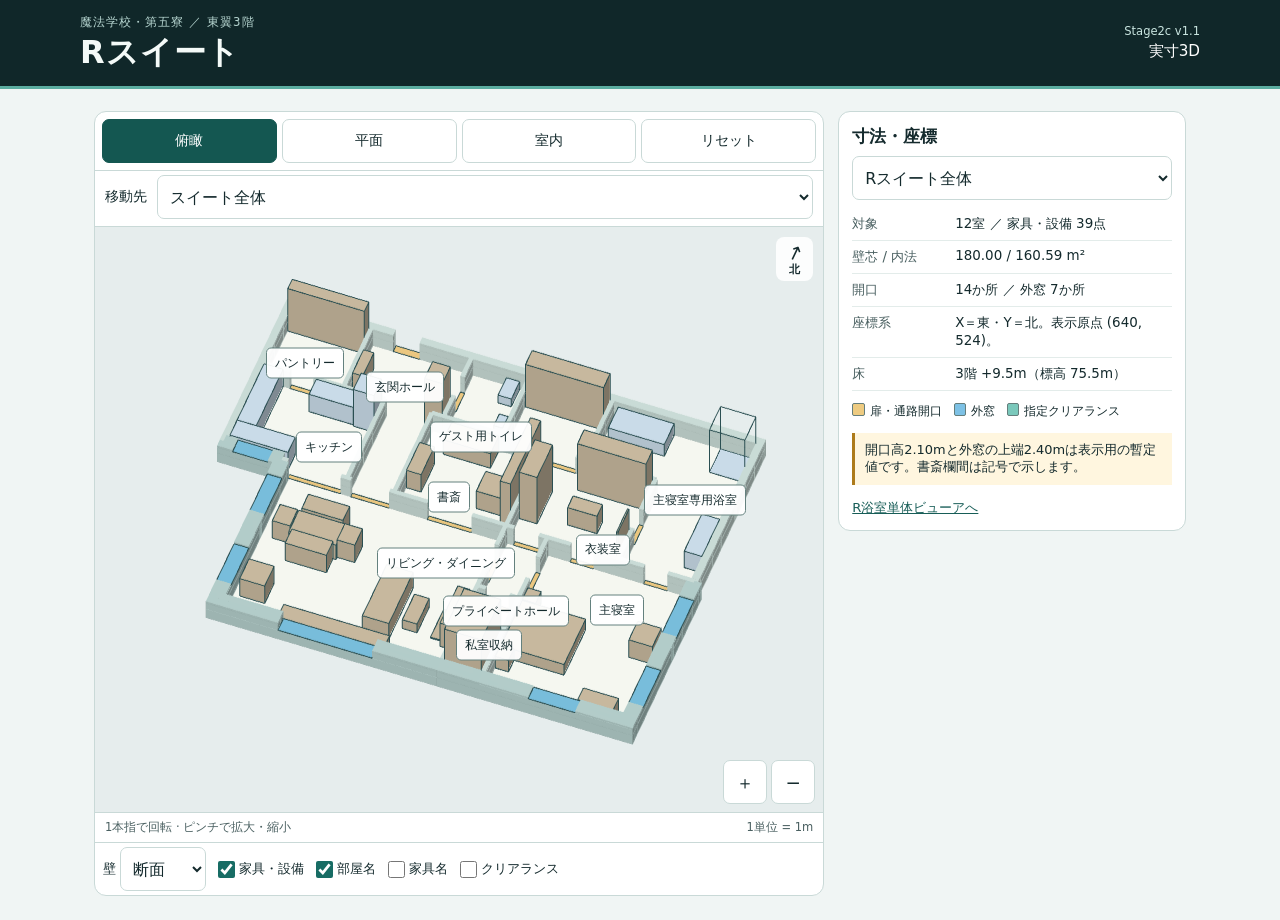
<file: r-suite/index.html>
<!doctype html>
<html lang="ja">
<head>
<meta charset="utf-8">
<meta name="viewport" content="width=device-width, initial-scale=1, viewport-fit=cover">
<meta name="theme-color" content="#102729">
<title>第五寮 | Rスイート 実寸3D</title>
<style>
:root{color-scheme:light;--ink:#142a2d;--muted:#4a6061;--line:#c9d9d7;--accent:#176c64;--paper:#f0f5f4;font-family:system-ui,-apple-system,BlinkMacSystemFont,sans-serif;color:var(--ink);background:var(--paper)}
*{box-sizing:border-box}
body{margin:0;overscroll-behavior:none}
.mast{display:flex;align-items:center;justify-content:space-between;gap:14px;background:#102729;color:#f4faf8;padding:15px max(16px,calc((100vw - 1120px)/2));border-bottom:3px solid #5bada0}
.mast p{margin:0 0 3px;font-size:.73rem;letter-spacing:.09em;color:#b4d3ce}
h1{font-size:clamp(1.3rem,3.8vw,2rem);line-height:1.2;margin:0;letter-spacing:.03em}
.version{font-size:.72rem;white-space:nowrap;color:#c8e4df;text-align:right;font-variant-numeric:tabular-nums}
.version span{display:block;font-size:.95rem;color:white;margin-top:3px}
main{width:min(1120px,100%);margin:auto;padding:14px 14px max(24px,env(safe-area-inset-bottom));display:grid;gap:14px}
.workspace,.inspection{background:#fff;border:1px solid var(--line);border-radius:12px;overflow:hidden;min-width:0}
.toolbar{display:flex;gap:5px;padding:7px;border-bottom:1px solid var(--line)}
button,select{font:inherit;color:inherit;background:#fff;border:1px solid var(--line);border-radius:7px;min-height:44px}
button{cursor:pointer;padding:0 12px}
button[aria-pressed=true]{background:#145751;color:white;border-color:#145751}
:focus-visible{outline:2px solid #277e76;outline-offset:2px}
.toolbar button{flex:1;font-size:.87rem;padding:0 5px}
button:hover:not([aria-pressed=true]){background:#edf6f3}
select{padding:0 8px;font-size:16px;max-width:100%}
.viewport{position:relative;height:clamp(260px,48vh,540px);height:clamp(260px,48svh,540px);background:#e6eeed;touch-action:none;overscroll-behavior:contain;user-select:none;-webkit-user-select:none;overflow:hidden;outline-offset:-3px}
.viewport canvas{display:block;width:100%;height:100%}
.labels{position:absolute;inset:0;overflow:hidden;pointer-events:none}
.label{position:absolute;max-width:135px;min-height:28px;padding:4px 8px;font-size:.72rem;line-height:1.2;white-space:nowrap;background:#fffffff2;border:1px solid #64817e;border-radius:5px;transform:translate(-50%,-50%);pointer-events:auto;touch-action:none}
.label.active{background:#145751;color:#fff}
.label[hidden],#loading[hidden]{display:none}
#compass{position:absolute;top:10px;right:10px;width:37px;height:44px;display:grid;place-content:center;text-align:center;background:#ffffffdb;border-radius:8px;line-height:1.1;font-size:.68rem;pointer-events:none}
#north{display:block;font-size:1.2rem}
.zoom{position:absolute;bottom:8px;right:8px;display:flex;gap:4px}
.zoom button{width:44px;padding:0;font-size:1.15rem;touch-action:manipulation}
#loading{position:absolute;left:50%;top:50%;width:max-content;max-width:85%;transform:translate(-50%,-50%);padding:12px;background:white;border-radius:6px;font-size:.85rem}
.caption{display:flex;flex-wrap:wrap;justify-content:space-between;gap:3px 8px;padding:7px 10px;font-size:.72rem;color:var(--muted);border-top:1px solid var(--line)}
.layers{margin:0;padding:4px 8px;display:flex;flex-wrap:wrap;column-gap:12px;border-top:1px solid var(--line);font-size:.82rem}
.layers label{display:flex;align-items:center;min-height:44px;gap:4px;white-space:nowrap}
.layers input{accent-color:var(--accent);width:17px;height:17px;margin:0}
.inspection{padding:13px}
.inspect-head{display:flex;flex-wrap:wrap;justify-content:space-between;align-items:center;gap:8px;margin-bottom:8px}
h2{margin:0;font-size:1.05rem}
#object{flex:1;min-width:0}
dl{margin:0}
dl div{display:grid;grid-template-columns:minmax(90px,30%) 1fr;gap:7px;padding:7px 0;border-bottom:1px solid #e3ecea;font-size:.84rem}
dt{color:var(--muted)}
dd{margin:0;overflow-wrap:anywhere;font-variant-numeric:tabular-nums}
.caution{font-size:.81rem;margin:12px 0;padding:9px 10px;background:#fff6df;border-left:3px solid #ad7b1b}
details{font-size:.82rem;color:var(--muted)}
details p{margin:6px 0 0}
summary{cursor:pointer}
.sr{position:absolute;width:1px;height:1px;padding:0;overflow:hidden;clip-path:inset(50%);white-space:nowrap}
@media(min-width:1024px){main{grid-template-columns:minmax(0,2.1fr) minmax(0,1fr);align-items:start;padding-top:22px}.viewport{height:clamp(400px,66vh,680px)}.inspect-head{align-items:stretch;flex-direction:column}}
.room-control{display:flex;align-items:center;gap:10px;padding:4px 10px 7px;border-bottom:1px solid var(--line);font-size:.85rem}
.room-control select{flex:1;min-width:0}
.viewport{height:clamp(265px,46svh,540px)}
.label{min-height:31px;font-size:.72rem;max-width:min(148px,44vw);white-space:nowrap;overflow:hidden;text-overflow:ellipsis}
.label[data-layer=equipment]{font-size:.68rem;background:#fbfaf0f5;border-color:#999078}
.label.active{color:#fff;background:#145751}
.key{display:flex;flex-wrap:wrap;gap:5px 12px;margin-top:12px;font-size:.75rem}
.key span::before{content:"";display:inline-block;width:.65rem;height:.65rem;margin-right:5px;border:1px solid #657e7c;border-radius:2px}
.door-key::before{background:#eecb81}.window-key::before{background:#7dc1e5}.space-key::before{background:#7ac8bb}
.bath-link{color:#175d57;font-size:.82rem}
@media(min-width:1024px){.viewport{height:clamp(400px,65vh,680px)}}
@media(max-width:430px){.layers{column-gap:9px;font-size:.76rem}main{padding-inline:9px}}
</style>
<script type="application/json" id="suite-data">{
  "suite": "R",
  "source": {
    "filename": "Stage2c_suites_内部間取り.json",
    "version": "Stage2c_suites_v1.1(確定保存用の修正版)",
    "sha256": "db0b95b4124ebecfe75d44c137b5c39e2ad6873118d0927cc6ff68f14aaa2c25",
    "coordinate": "Rev2c/Stage2b_r1と同じ。X=東、Y=北、単位m。rects は [x0, y0, x1, y1](壁芯)。床は東翼3階 +9.5m(標高75.5m)"
  },
  "rooms": [
    {
      "id": "wing_e.3F.suite_R.living",
      "short_id": "R.living",
      "parent_zone": "wing_e.3F.suite_R",
      "suite": "R",
      "kind": "living",
      "name": "リビング・ダイニング",
      "zone_class": "パブリック",
      "rects": [
        [
          642,
          524,
          649.6,
          530
        ]
      ],
      "area_centreline_m2": 45.6,
      "area_inner_m2": 41.29,
      "wall_deduction_m2": 4.31,
      "min_clear_dim_m": [
        5.67
      ],
      "target_m2": [
        45,
        50
      ],
      "target_ok": true,
      "target_note": null,
      "exterior_edges": [
        {
          "a": [
            642.0,
            524.0
          ],
          "b": [
            649.6,
            524.0
          ],
          "length_m": 7.6,
          "facing": "南"
        },
        {
          "a": [
            642.0,
            524.0
          ],
          "b": [
            642.0,
            530.0
          ],
          "length_m": 6.0,
          "facing": "西"
        }
      ],
      "windows": [
        {
          "facing": "南",
          "centre": [
            645.8,
            524.0
          ],
          "width_m": 3.2,
          "orient": "h",
          "type": "大窓+造り付けウィンドウシート(長さ3.6m)",
          "sill_m": 0.45
        },
        {
          "facing": "西",
          "centre": [
            642.0,
            525.5
          ],
          "width_m": 1.6,
          "orient": "v",
          "type": "窓",
          "sill_m": 0.75
        },
        {
          "facing": "西",
          "centre": [
            642.0,
            528.5
          ],
          "width_m": 1.6,
          "orient": "v",
          "type": "窓",
          "sill_m": 0.75
        }
      ],
      "status": "仮案(Stage2c 第1便)"
    },
    {
      "id": "wing_e.3F.suite_R.ph",
      "short_id": "R.ph",
      "parent_zone": "wing_e.3F.suite_R",
      "suite": "R",
      "kind": "private_hall",
      "name": "プライベートホール",
      "zone_class": "プライベート",
      "rects": [
        [
          649.6,
          527.4,
          651,
          530
        ]
      ],
      "area_centreline_m2": 3.64,
      "area_inner_m2": 3.06,
      "wall_deduction_m2": 0.58,
      "min_clear_dim_m": [
        1.25
      ],
      "target_m2": null,
      "target_ok": null,
      "target_note": null,
      "exterior_edges": [],
      "windows": [],
      "status": "仮案(Stage2c 第1便)"
    },
    {
      "id": "wing_e.3F.suite_R.closet",
      "short_id": "R.closet",
      "parent_zone": "wing_e.3F.suite_R",
      "suite": "R",
      "kind": "storage",
      "name": "私室収納",
      "zone_class": "プライベート",
      "rects": [
        [
          649.6,
          524,
          651,
          527.4
        ]
      ],
      "area_centreline_m2": 4.76,
      "area_inner_m2": 3.84,
      "wall_deduction_m2": 0.92,
      "min_clear_dim_m": [
        1.25
      ],
      "target_m2": null,
      "target_ok": null,
      "target_note": null,
      "exterior_edges": [
        {
          "a": [
            649.6,
            524.0
          ],
          "b": [
            651.0,
            524.0
          ],
          "length_m": 1.4,
          "facing": "南"
        }
      ],
      "windows": [],
      "status": "仮案(Stage2c 第1便)"
    },
    {
      "id": "wing_e.3F.suite_R.bedroom",
      "short_id": "R.bedroom",
      "parent_zone": "wing_e.3F.suite_R",
      "suite": "R",
      "kind": "bedroom",
      "name": "主寝室",
      "zone_class": "プライベート",
      "rects": [
        [
          651,
          524,
          656,
          530
        ]
      ],
      "area_centreline_m2": 30.0,
      "area_inner_m2": 26.53,
      "wall_deduction_m2": 3.47,
      "min_clear_dim_m": [
        4.67
      ],
      "target_m2": [
        28,
        32
      ],
      "target_ok": true,
      "target_note": null,
      "exterior_edges": [
        {
          "a": [
            651.0,
            524.0
          ],
          "b": [
            656.0,
            524.0
          ],
          "length_m": 5.0,
          "facing": "南"
        },
        {
          "a": [
            656.0,
            524.0
          ],
          "b": [
            656.0,
            530.0
          ],
          "length_m": 6.0,
          "facing": "東"
        }
      ],
      "windows": [
        {
          "facing": "東",
          "centre": [
            656.0,
            525.5
          ],
          "width_m": 1.6,
          "orient": "v",
          "type": "窓",
          "sill_m": 0.75
        },
        {
          "facing": "東",
          "centre": [
            656.0,
            528.5
          ],
          "width_m": 1.6,
          "orient": "v",
          "type": "窓",
          "sill_m": 0.75
        },
        {
          "facing": "南",
          "centre": [
            653.5,
            524.0
          ],
          "width_m": 1.6,
          "orient": "h",
          "type": "窓",
          "sill_m": 0.75
        }
      ],
      "status": "仮案(Stage2c 第1便)"
    },
    {
      "id": "wing_e.3F.suite_R.kitchen",
      "short_id": "R.kitchen",
      "parent_zone": "wing_e.3F.suite_R",
      "suite": "R",
      "kind": "kitchen",
      "name": "キッチン",
      "zone_class": "パブリック",
      "rects": [
        [
          640,
          530,
          644.2,
          533.4
        ]
      ],
      "area_centreline_m2": 14.28,
      "area_inner_m2": 12.67,
      "wall_deduction_m2": 1.61,
      "min_clear_dim_m": [
        3.25
      ],
      "target_m2": null,
      "target_ok": null,
      "target_note": null,
      "exterior_edges": [
        {
          "a": [
            640.0,
            530.0
          ],
          "b": [
            642.0,
            530.0
          ],
          "length_m": 2.0,
          "facing": "南"
        }
      ],
      "windows": [
        {
          "facing": "南",
          "centre": [
            641.0,
            530.0
          ],
          "width_m": 1.2,
          "orient": "h",
          "type": "窓",
          "sill_m": 0.75
        }
      ],
      "status": "仮案(Stage2c 第1便)"
    },
    {
      "id": "wing_e.3F.suite_R.pantry",
      "short_id": "R.pantry",
      "parent_zone": "wing_e.3F.suite_R",
      "suite": "R",
      "kind": "storage",
      "name": "パントリー",
      "zone_class": "パブリック",
      "rects": [
        [
          640,
          533.4,
          642.8,
          536
        ]
      ],
      "area_centreline_m2": 7.28,
      "area_inner_m2": 6.24,
      "wall_deduction_m2": 1.04,
      "min_clear_dim_m": [
        2.4
      ],
      "target_m2": null,
      "target_ok": null,
      "target_note": null,
      "exterior_edges": [],
      "windows": [],
      "status": "仮案(Stage2c 第1便)"
    },
    {
      "id": "wing_e.3F.suite_R.entry",
      "short_id": "R.entry",
      "parent_zone": "wing_e.3F.suite_R",
      "suite": "R",
      "kind": "entry",
      "name": "玄関ホール",
      "zone_class": "パブリック",
      "rects": [
        [
          642.8,
          533.4,
          646.2,
          536
        ],
        [
          644.2,
          530,
          645.8,
          533.4
        ]
      ],
      "area_centreline_m2": 14.28,
      "area_inner_m2": 12.74,
      "wall_deduction_m2": 1.54,
      "min_clear_dim_m": [
        2.48,
        1.45
      ],
      "target_m2": null,
      "target_ok": null,
      "target_note": null,
      "exterior_edges": [],
      "windows": [],
      "status": "仮案(Stage2c 第1便)"
    },
    {
      "id": "wing_e.3F.suite_R.wc",
      "short_id": "R.wc",
      "parent_zone": "wing_e.3F.suite_R",
      "suite": "R",
      "kind": "guest_wc",
      "name": "ゲスト用トイレ",
      "zone_class": "パブリック",
      "rects": [
        [
          646.2,
          533.4,
          648.2,
          536
        ]
      ],
      "area_centreline_m2": 5.2,
      "area_inner_m2": 4.44,
      "wall_deduction_m2": 0.76,
      "min_clear_dim_m": [
        1.85
      ],
      "target_m2": null,
      "target_ok": null,
      "target_note": null,
      "exterior_edges": [],
      "windows": [],
      "status": "仮案(Stage2c 第1便)"
    },
    {
      "id": "wing_e.3F.suite_R.study",
      "short_id": "R.study",
      "parent_zone": "wing_e.3F.suite_R",
      "suite": "R",
      "kind": "study",
      "name": "書斎",
      "zone_class": "パブリック",
      "rects": [
        [
          645.8,
          530,
          649.6,
          533.4
        ]
      ],
      "area_centreline_m2": 12.92,
      "area_inner_m2": 11.86,
      "wall_deduction_m2": 1.06,
      "min_clear_dim_m": [
        3.25
      ],
      "target_m2": [
        12,
        15
      ],
      "target_ok": true,
      "target_note": null,
      "exterior_edges": [],
      "windows": [],
      "status": "仮案(Stage2c 第1便)"
    },
    {
      "id": "wing_e.3F.suite_R.wardrobe",
      "short_id": "R.wardrobe",
      "parent_zone": "wing_e.3F.suite_R",
      "suite": "R",
      "kind": "wardrobe",
      "name": "衣装室",
      "zone_class": "プライベート",
      "rects": [
        [
          649.6,
          530,
          653.4,
          533.4
        ]
      ],
      "area_centreline_m2": 12.92,
      "area_inner_m2": 11.86,
      "wall_deduction_m2": 1.06,
      "min_clear_dim_m": [
        3.25
      ],
      "target_m2": [
        12,
        15
      ],
      "target_ok": true,
      "target_note": null,
      "exterior_edges": [],
      "windows": [],
      "status": "仮案(Stage2c 第1便)"
    },
    {
      "id": "wing_e.3F.suite_R.storage",
      "short_id": "R.storage",
      "parent_zone": "wing_e.3F.suite_R",
      "suite": "R",
      "kind": "storage",
      "name": "収納(リネン・旅行鞄)",
      "zone_class": "プライベート",
      "rects": [
        [
          648.2,
          533.4,
          651,
          536
        ]
      ],
      "area_centreline_m2": 7.28,
      "area_inner_m2": 6.36,
      "wall_deduction_m2": 0.92,
      "min_clear_dim_m": [
        2.4
      ],
      "target_m2": null,
      "target_ok": null,
      "target_note": null,
      "exterior_edges": [],
      "windows": [],
      "status": "仮案(Stage2c 第1便)"
    },
    {
      "id": "wing_e.3F.suite_R.bath",
      "short_id": "R.bath",
      "parent_zone": "wing_e.3F.suite_R",
      "suite": "R",
      "kind": "bath",
      "name": "主寝室専用浴室",
      "zone_class": "プライベート",
      "rects": [
        [
          653.4,
          530,
          656,
          533.4
        ],
        [
          651,
          533.4,
          656,
          536
        ]
      ],
      "area_centreline_m2": 21.84,
      "area_inner_m2": 19.69,
      "wall_deduction_m2": 2.15,
      "min_clear_dim_m": [
        2.4,
        2.48
      ],
      "target_m2": [
        18,
        22
      ],
      "target_ok": true,
      "target_note": null,
      "exterior_edges": [],
      "windows": [],
      "status": "仮案(Stage2c 第1便)"
    }
  ],
  "parentZoneRects": [
    [
      642,
      524,
      656,
      530
    ],
    [
      640,
      530,
      656,
      536
    ]
  ],
  "wallAssumption": {
    "exterior_m": 0.5,
    "between_zones_m": 0.25,
    "internal_partition_m": 0.15,
    "rule": "壁芯から各壁厚の半分を両側へ控除して内法面積・有効寸法を計算。構造・遮音・防火の検討による値ではない(仮定)"
  },
  "doors": [
    {
      "id": "R_ent",
      "at": [
        644,
        536
      ],
      "orient": "h",
      "between": [
        "wing_e.3F.p_cor",
        "wing_e.3F.suite_R.entry"
      ],
      "kind": "door",
      "clear_width_m": 0.9,
      "swing_into": "wing_e.3F.suite_R.entry",
      "auth": "なし",
      "source": "Stage2b_r1(変更なし)",
      "check": {
        "on_shared_wall": true,
        "end_margins_m": [
          0.74,
          1.74
        ],
        "frame_margin_ok": true,
        "leaf_swing_inside_room": true
      }
    },
    {
      "id": "R_hall_living",
      "at": [
        645.0,
        530
      ],
      "orient": "h",
      "between": [
        "wing_e.3F.suite_R.entry",
        "wing_e.3F.suite_R.living"
      ],
      "kind": "arch",
      "clear_width_m": 1.3,
      "swing_into": null,
      "auth": "なし",
      "check": {
        "on_shared_wall": true,
        "end_margins_m": [
          0.15,
          0.15
        ],
        "frame_margin_ok": true,
        "leaf_swing_inside_room": null
      }
    },
    {
      "id": "R_wc",
      "at": [
        646.2,
        534.7
      ],
      "orient": "v",
      "between": [
        "wing_e.3F.suite_R.entry",
        "wing_e.3F.suite_R.wc"
      ],
      "kind": "door",
      "clear_width_m": 0.8,
      "swing_into": "wing_e.3F.suite_R.wc",
      "auth": "なし",
      "check": {
        "on_shared_wall": true,
        "end_margins_m": [
          0.9,
          0.89
        ],
        "frame_margin_ok": true,
        "leaf_swing_inside_room": true
      }
    },
    {
      "id": "R_kitchen",
      "at": [
        643.1,
        530
      ],
      "orient": "h",
      "between": [
        "wing_e.3F.suite_R.living",
        "wing_e.3F.suite_R.kitchen"
      ],
      "kind": "arch",
      "clear_width_m": 1.8,
      "swing_into": null,
      "auth": "なし",
      "note": "アーチ+腰壁でセミオープン",
      "check": {
        "on_shared_wall": true,
        "end_margins_m": [
          0.2,
          0.19
        ],
        "frame_margin_ok": true,
        "leaf_swing_inside_room": null
      }
    },
    {
      "id": "R_pantry",
      "at": [
        641.4,
        533.4
      ],
      "orient": "h",
      "between": [
        "wing_e.3F.suite_R.kitchen",
        "wing_e.3F.suite_R.pantry"
      ],
      "kind": "door",
      "clear_width_m": 0.8,
      "swing_into": "wing_e.3F.suite_R.pantry",
      "auth": "なし",
      "check": {
        "on_shared_wall": true,
        "end_margins_m": [
          1.0,
          1.0
        ],
        "frame_margin_ok": true,
        "leaf_swing_inside_room": true
      }
    },
    {
      "id": "R_study",
      "at": [
        647.7,
        530
      ],
      "orient": "h",
      "between": [
        "wing_e.3F.suite_R.living",
        "wing_e.3F.suite_R.study"
      ],
      "kind": "double",
      "clear_width_m": 1.5,
      "swing_into": "wing_e.3F.suite_R.study",
      "auth": "なし",
      "finish": "装飾ガラス入り両開き扉+上部欄間ガラス",
      "note": "外窓なし。原作者決定B2=案A(2026-11-17):現状維持+欄間ガラスでリビングから間接採光。自然採光の十分性は未検証",
      "check": {
        "on_shared_wall": true,
        "end_margins_m": [
          1.15,
          1.14
        ],
        "frame_margin_ok": true,
        "leaf_swing_inside_room": true
      }
    },
    {
      "id": "R_ph",
      "at": [
        649.6,
        528.7
      ],
      "orient": "v",
      "between": [
        "wing_e.3F.suite_R.living",
        "wing_e.3F.suite_R.ph"
      ],
      "kind": "door",
      "clear_width_m": 0.9,
      "swing_into": "wing_e.3F.suite_R.ph",
      "auth": "なし",
      "note": "リビング側からプライベートゾーンへ",
      "check": {
        "on_shared_wall": true,
        "end_margins_m": [
          0.85,
          0.84
        ],
        "frame_margin_ok": true,
        "leaf_swing_inside_room": true
      }
    },
    {
      "id": "R_ph_br",
      "at": [
        651,
        528.7
      ],
      "orient": "v",
      "between": [
        "wing_e.3F.suite_R.ph",
        "wing_e.3F.suite_R.bedroom"
      ],
      "kind": "door",
      "clear_width_m": 0.9,
      "swing_into": "wing_e.3F.suite_R.bedroom",
      "auth": "なし",
      "check": {
        "on_shared_wall": true,
        "end_margins_m": [
          0.85,
          0.84
        ],
        "frame_margin_ok": true,
        "leaf_swing_inside_room": true
      }
    },
    {
      "id": "R_ph_wr",
      "at": [
        650.3,
        530
      ],
      "orient": "h",
      "between": [
        "wing_e.3F.suite_R.ph",
        "wing_e.3F.suite_R.wardrobe"
      ],
      "kind": "door",
      "clear_width_m": 0.85,
      "swing_into": "wing_e.3F.suite_R.wardrobe",
      "auth": "なし",
      "check": {
        "on_shared_wall": true,
        "end_margins_m": [
          0.27,
          0.27
        ],
        "frame_margin_ok": true,
        "leaf_swing_inside_room": true
      }
    },
    {
      "id": "R_closet",
      "at": [
        650.3,
        527.4
      ],
      "orient": "h",
      "between": [
        "wing_e.3F.suite_R.ph",
        "wing_e.3F.suite_R.closet"
      ],
      "kind": "door",
      "clear_width_m": 0.8,
      "swing_into": "wing_e.3F.suite_R.closet",
      "auth": "なし",
      "note": "第2便で寝室側から私室ホール側へ移設(寝室のベッド配置のため)",
      "check": {
        "on_shared_wall": true,
        "end_margins_m": [
          0.29,
          0.29
        ],
        "frame_margin_ok": true,
        "leaf_swing_inside_room": true
      }
    },
    {
      "id": "R_wr_br",
      "at": [
        652.2,
        530
      ],
      "orient": "h",
      "between": [
        "wing_e.3F.suite_R.wardrobe",
        "wing_e.3F.suite_R.bedroom"
      ],
      "kind": "door",
      "clear_width_m": 0.8,
      "swing_into": "wing_e.3F.suite_R.bedroom",
      "auth": "なし",
      "check": {
        "on_shared_wall": true,
        "end_margins_m": [
          0.8,
          0.79
        ],
        "frame_margin_ok": true,
        "leaf_swing_inside_room": true
      }
    },
    {
      "id": "R_ba_br",
      "at": [
        654.7,
        530
      ],
      "orient": "h",
      "between": [
        "wing_e.3F.suite_R.bath",
        "wing_e.3F.suite_R.bedroom"
      ],
      "kind": "door",
      "clear_width_m": 0.8,
      "swing_into": "wing_e.3F.suite_R.bath",
      "auth": "なし",
      "check": {
        "on_shared_wall": true,
        "end_margins_m": [
          0.9,
          0.89
        ],
        "frame_margin_ok": true,
        "leaf_swing_inside_room": true
      }
    },
    {
      "id": "R_ba_wr",
      "at": [
        653.4,
        531.7
      ],
      "orient": "v",
      "between": [
        "wing_e.3F.suite_R.wardrobe",
        "wing_e.3F.suite_R.bath"
      ],
      "kind": "door",
      "clear_width_m": 0.8,
      "swing_into": "wing_e.3F.suite_R.bath",
      "auth": "なし",
      "check": {
        "on_shared_wall": true,
        "end_margins_m": [
          1.3,
          1.29
        ],
        "frame_margin_ok": true,
        "leaf_swing_inside_room": true
      }
    },
    {
      "id": "R_storage",
      "at": [
        650.3,
        533.4
      ],
      "orient": "h",
      "between": [
        "wing_e.3F.suite_R.wardrobe",
        "wing_e.3F.suite_R.storage"
      ],
      "kind": "door",
      "clear_width_m": 0.8,
      "swing_into": "wing_e.3F.suite_R.storage",
      "auth": "なし",
      "check": {
        "on_shared_wall": true,
        "end_margins_m": [
          0.29,
          0.29
        ],
        "frame_margin_ok": true,
        "leaf_swing_inside_room": true
      }
    }
  ],
  "furniture": [
    {
      "room": "R.entry",
      "id": "R.e.console",
      "name": "コンソール+姿見",
      "rect": [
        642.875,
        534.0,
        643.225,
        535.0
      ],
      "kind": "家具",
      "clear": [
        [
          643.225,
          534.0,
          643.7,
          535.0
        ]
      ],
      "h": 0.85,
      "note": ""
    },
    {
      "room": "R.entry",
      "id": "R.e.closet",
      "name": "造り付けコート収納",
      "rect": [
        645.525,
        533.475,
        646.125,
        534.2
      ],
      "kind": "造作",
      "clear": [
        [
          644.8,
          533.475,
          645.525,
          534.2
        ]
      ],
      "h": 2.4,
      "note": ""
    },
    {
      "room": "R.wc",
      "id": "R.wc.toilet",
      "name": "便器",
      "rect": [
        647.4,
        535.125,
        647.85,
        535.875
      ],
      "kind": "設備",
      "clear": [
        [
          647.25,
          534.525,
          648.0,
          535.125
        ]
      ],
      "h": 0.4,
      "note": ""
    },
    {
      "room": "R.wc",
      "id": "R.wc.basin",
      "name": "手洗い器",
      "rect": [
        647.825,
        533.6,
        648.125,
        534.1
      ],
      "kind": "設備",
      "clear": [],
      "h": 0.85,
      "note": ""
    },
    {
      "room": "R.kitchen",
      "id": "R.k.counter_w",
      "name": "調理台(西、シンク)",
      "rect": [
        640.125,
        530.9,
        640.775,
        533.325
      ],
      "kind": "設備",
      "clear": [
        [
          640.775,
          530.9,
          641.675,
          533.325
        ]
      ],
      "h": 0.9,
      "note": ""
    },
    {
      "room": "R.kitchen",
      "id": "R.k.counter_s",
      "name": "調理台(南、窓下)",
      "rect": [
        640.125,
        530.25,
        642.1,
        530.9
      ],
      "kind": "設備",
      "clear": [],
      "h": 0.9,
      "note": ""
    },
    {
      "room": "R.kitchen",
      "id": "R.k.counter_n",
      "name": "収納カウンター(北)",
      "rect": [
        641.9,
        532.675,
        643.4,
        533.325
      ],
      "kind": "設備",
      "clear": [
        [
          641.9,
          531.775,
          643.4,
          532.675
        ]
      ],
      "h": 0.9,
      "note": ""
    },
    {
      "room": "R.kitchen",
      "id": "R.k.fridge",
      "name": "冷蔵庫",
      "rect": [
        643.425,
        532.625,
        644.125,
        533.325
      ],
      "kind": "設備",
      "clear": [
        [
          643.425,
          531.925,
          644.125,
          532.625
        ]
      ],
      "h": 1.9,
      "note": ""
    },
    {
      "room": "R.pantry",
      "id": "R.p.shelf",
      "name": "棚",
      "rect": [
        640.125,
        535.475,
        642.725,
        535.875
      ],
      "kind": "造作",
      "clear": [],
      "h": 2.2,
      "note": ""
    },
    {
      "room": "R.living",
      "id": "R.l.mantel",
      "name": "魔法式暖炉(マントルピース)",
      "rect": [
        649.125,
        525.3,
        649.525,
        526.9
      ],
      "kind": "造作",
      "clear": [],
      "h": 1.2,
      "note": ""
    },
    {
      "room": "R.living",
      "id": "R.l.hearth",
      "name": "炉前(ハース)",
      "rect": [
        648.725,
        525.5,
        649.125,
        526.7
      ],
      "kind": "造作",
      "clear": [],
      "h": 0.05,
      "note": ""
    },
    {
      "room": "R.living",
      "id": "R.l.ctable",
      "name": "ローテーブル",
      "rect": [
        647.75,
        525.55,
        648.25,
        526.65
      ],
      "kind": "家具",
      "clear": [],
      "h": 0.45,
      "note": ""
    },
    {
      "room": "R.living",
      "id": "R.l.sofa",
      "name": "大型ソファ(3人掛け2.2m)",
      "rect": [
        646.6,
        525.0,
        647.5,
        527.2
      ],
      "kind": "家具",
      "clear": [],
      "h": 0.8,
      "note": ""
    },
    {
      "room": "R.living",
      "id": "R.l.seat",
      "name": "造り付けウィンドウシート(3.6m)",
      "rect": [
        644.0,
        524.25,
        647.6,
        524.8
      ],
      "kind": "造作",
      "clear": [
        [
          644.0,
          524.8,
          646.4,
          525.4
        ]
      ],
      "h": 0.45,
      "note": ""
    },
    {
      "room": "R.living",
      "id": "R.l.dtable",
      "name": "食卓(6人、1.6×0.9)",
      "rect": [
        643.2,
        527.4,
        644.8,
        528.3
      ],
      "kind": "家具",
      "clear": [],
      "h": 0.75,
      "note": ""
    },
    {
      "room": "R.living",
      "id": "R.l.chairs_s",
      "name": "椅子(南側)",
      "rect": [
        643.3,
        526.8,
        644.7,
        527.4
      ],
      "kind": "家具",
      "clear": [],
      "h": 0.9,
      "note": ""
    },
    {
      "room": "R.living",
      "id": "R.l.chairs_n",
      "name": "椅子(北側)",
      "rect": [
        643.3,
        528.3,
        644.7,
        528.9
      ],
      "kind": "家具",
      "clear": [],
      "h": 0.9,
      "note": ""
    },
    {
      "room": "R.living",
      "id": "R.l.chairs_w",
      "name": "椅子(西端)",
      "rect": [
        642.6,
        527.5,
        643.2,
        528.2
      ],
      "kind": "家具",
      "clear": [],
      "h": 0.9,
      "note": ""
    },
    {
      "room": "R.living",
      "id": "R.l.chairs_e",
      "name": "椅子(東端)",
      "rect": [
        644.8,
        527.5,
        645.4,
        528.2
      ],
      "kind": "家具",
      "clear": [],
      "h": 0.9,
      "note": ""
    },
    {
      "room": "R.living",
      "id": "R.l.arm",
      "name": "アームチェア",
      "rect": [
        642.45,
        524.95,
        643.3,
        525.8
      ],
      "kind": "家具",
      "clear": [],
      "h": 0.9,
      "note": ""
    },
    {
      "room": "R.closet",
      "id": "R.c.hang",
      "name": "収納(ハンガー・棚)",
      "rect": [
        649.675,
        524.25,
        650.925,
        526.0
      ],
      "kind": "造作",
      "clear": [],
      "h": 2.4,
      "note": ""
    },
    {
      "room": "R.study",
      "id": "R.s.desk",
      "name": "大机(1.6×0.75)",
      "rect": [
        646.5,
        532.575,
        648.1,
        533.325
      ],
      "kind": "家具",
      "clear": [
        [
          646.9,
          531.825,
          647.7,
          532.575
        ]
      ],
      "h": 0.75,
      "note": ""
    },
    {
      "room": "R.study",
      "id": "R.s.books",
      "name": "本棚(東壁2.7m)",
      "rect": [
        649.175,
        530.6,
        649.525,
        533.325
      ],
      "kind": "造作",
      "clear": [],
      "h": 2.2,
      "note": ""
    },
    {
      "room": "R.study",
      "id": "R.s.magic",
      "name": "魔法研究用収納",
      "rect": [
        645.875,
        530.9,
        646.375,
        532.1
      ],
      "kind": "造作",
      "clear": [],
      "h": 0.9,
      "note": ""
    },
    {
      "room": "R.study",
      "id": "R.s.read",
      "name": "読書椅子+小卓",
      "rect": [
        648.25,
        530.9,
        649.1,
        531.75
      ],
      "kind": "家具",
      "clear": [],
      "h": 0.9,
      "note": ""
    },
    {
      "room": "R.wardrobe",
      "id": "R.w.store_w",
      "name": "収納(西壁)",
      "rect": [
        649.675,
        531.0,
        650.275,
        532.4
      ],
      "kind": "造作",
      "clear": [],
      "h": 2.4,
      "note": ""
    },
    {
      "room": "R.wardrobe",
      "id": "R.w.store_n",
      "name": "収納(北壁)",
      "rect": [
        651.0,
        532.725,
        653.325,
        533.325
      ],
      "kind": "造作",
      "clear": [],
      "h": 2.4,
      "note": ""
    },
    {
      "room": "R.wardrobe",
      "id": "R.w.island",
      "name": "小型アイランド収納(1.0×0.5)",
      "rect": [
        651.2,
        531.3,
        652.2,
        531.8
      ],
      "kind": "家具",
      "clear": [],
      "h": 0.9,
      "note": ""
    },
    {
      "room": "R.wardrobe",
      "id": "R.w.mirror",
      "name": "全身鏡(東壁)",
      "rect": [
        653.275,
        530.2,
        653.325,
        531.2
      ],
      "kind": "造作",
      "clear": [
        [
          652.55,
          530.2,
          653.275,
          531.2
        ]
      ],
      "h": 1.9,
      "note": ""
    },
    {
      "room": "R.storage",
      "id": "R.st.shelf",
      "name": "棚(リネン・旅行鞄)",
      "rect": [
        648.275,
        535.275,
        650.925,
        535.875
      ],
      "kind": "造作",
      "clear": [],
      "h": 2.2,
      "note": ""
    },
    {
      "room": "R.bath",
      "id": "R.b.tub",
      "name": "大型浴槽(1.9×0.9)",
      "rect": [
        651.2,
        534.975,
        653.1,
        535.875
      ],
      "kind": "設備",
      "clear": [
        [
          651.2,
          534.275,
          653.1,
          534.975
        ]
      ],
      "h": 0.6,
      "note": ""
    },
    {
      "room": "R.bath",
      "id": "R.b.shower",
      "name": "独立シャワー(1.2×1.0)",
      "rect": [
        654.675,
        534.875,
        655.875,
        535.875
      ],
      "kind": "設備",
      "clear": [
        [
          654.675,
          534.15,
          655.875,
          534.875
        ]
      ],
      "h": 2.2,
      "note": ""
    },
    {
      "room": "R.bath",
      "id": "R.b.vanity",
      "name": "ダブル洗面台(1.6×0.6)",
      "rect": [
        655.275,
        531.0,
        655.875,
        532.6
      ],
      "kind": "設備",
      "clear": [
        [
          654.575,
          531.0,
          655.275,
          532.6
        ]
      ],
      "h": 0.85,
      "note": ""
    },
    {
      "room": "R.bath",
      "id": "R.b.toilet",
      "name": "便器",
      "rect": [
        651.075,
        533.55,
        651.825,
        534.0
      ],
      "kind": "設備",
      "clear": [
        [
          651.825,
          533.5,
          652.425,
          534.05
        ]
      ],
      "h": 0.4,
      "note": ""
    },
    {
      "room": "R.bedroom",
      "id": "R.r.bed",
      "name": "キングベッド",
      "rect": [
        651.075,
        525.6,
        653.225,
        527.55
      ],
      "kind": "家具",
      "clear": [
        [
          653.225,
          525.6,
          653.9,
          527.55
        ]
      ],
      "h": 0.55,
      "note": ""
    },
    {
      "room": "R.bedroom",
      "id": "R.r.st1",
      "name": "サイドテーブル",
      "rect": [
        651.075,
        525.1,
        651.525,
        525.6
      ],
      "kind": "家具",
      "clear": [],
      "h": 0.6,
      "note": ""
    },
    {
      "room": "R.bedroom",
      "id": "R.r.st2",
      "name": "サイドテーブル",
      "rect": [
        651.075,
        527.55,
        651.525,
        528.05
      ],
      "kind": "家具",
      "clear": [],
      "h": 0.6,
      "note": ""
    },
    {
      "room": "R.bedroom",
      "id": "R.r.chair",
      "name": "椅子(東の窓辺)",
      "rect": [
        654.9,
        527.0,
        655.7,
        527.8
      ],
      "kind": "家具",
      "clear": [],
      "h": 0.9,
      "note": ""
    },
    {
      "room": "R.bedroom",
      "id": "R.r.dresser",
      "name": "ドレッサー",
      "rect": [
        654.2,
        524.25,
        655.4,
        524.75
      ],
      "kind": "家具",
      "clear": [],
      "h": 0.8,
      "note": ""
    }
  ],
  "referenceChecks": {
    "R.living": {
      "area_inner_m2": 41.29,
      "furniture_m2": 10.31,
      "free_floor_m2": 30.98,
      "path": {
        "required_m": 0.9,
        "ok": true,
        "max_continuous_width_m": 1.05,
        "points": [
          "R_hall_living",
          "R_kitchen",
          "R_study",
          "R_ph",
          "目標",
          "目標",
          "目標"
        ]
      },
      "swings": [],
      "approach": [
        {
          "door": "R_hall_living",
          "blocked_m2": 0.0
        },
        {
          "door": "R_kitchen",
          "blocked_m2": 0.0
        },
        {
          "door": "R_study",
          "blocked_m2": 0.0
        },
        {
          "door": "R_ph",
          "blocked_m2": 0.0
        }
      ]
    },
    "R.ph": {
      "area_inner_m2": 3.06,
      "furniture_m2": 0.0,
      "free_floor_m2": 3.06,
      "path": {
        "required_m": 0.9,
        "ok": true,
        "max_continuous_width_m": 1.25,
        "points": [
          "R_ph",
          "R_ph_br",
          "R_ph_wr",
          "R_closet"
        ]
      },
      "swings": [
        {
          "door": "R_ph",
          "furniture_hit_m2": 0.0,
          "overlaps_use_space_of": []
        }
      ],
      "approach": [
        {
          "door": "R_ph",
          "blocked_m2": 0
        },
        {
          "door": "R_ph_br",
          "blocked_m2": 0
        },
        {
          "door": "R_ph_wr",
          "blocked_m2": 0
        },
        {
          "door": "R_closet",
          "blocked_m2": 0
        }
      ]
    },
    "R.closet": {
      "area_inner_m2": 3.84,
      "furniture_m2": 2.19,
      "free_floor_m2": 1.65,
      "path": {
        "required_m": 0,
        "ok": true,
        "max_continuous_width_m": 1.25,
        "points": [
          "R_closet"
        ]
      },
      "swings": [
        {
          "door": "R_closet",
          "furniture_hit_m2": 0.0,
          "overlaps_use_space_of": []
        }
      ],
      "approach": [
        {
          "door": "R_closet",
          "blocked_m2": 0.0
        }
      ]
    },
    "R.bedroom": {
      "area_inner_m2": 26.53,
      "furniture_m2": 5.88,
      "free_floor_m2": 20.65,
      "path": {
        "required_m": 0.75,
        "ok": true,
        "max_continuous_width_m": 0.94,
        "points": [
          "R_ph_br",
          "R_wr_br",
          "R_ba_br",
          "目標",
          "目標",
          "目標"
        ]
      },
      "swings": [
        {
          "door": "R_ph_br",
          "furniture_hit_m2": 0.0,
          "overlaps_use_space_of": []
        },
        {
          "door": "R_wr_br",
          "furniture_hit_m2": 0.0,
          "overlaps_use_space_of": []
        }
      ],
      "approach": [
        {
          "door": "R_ph_br",
          "blocked_m2": 0.0
        },
        {
          "door": "R_wr_br",
          "blocked_m2": 0.0
        },
        {
          "door": "R_ba_br",
          "blocked_m2": 0.0
        }
      ]
    },
    "R.kitchen": {
      "area_inner_m2": 12.67,
      "furniture_m2": 4.33,
      "free_floor_m2": 8.34,
      "path": {
        "required_m": 0.9,
        "ok": true,
        "max_continuous_width_m": 1.17,
        "points": [
          "R_kitchen",
          "R_pantry",
          "目標",
          "目標"
        ]
      },
      "swings": [],
      "approach": [
        {
          "door": "R_kitchen",
          "blocked_m2": 0.0
        },
        {
          "door": "R_pantry",
          "blocked_m2": 0.0
        }
      ]
    },
    "R.pantry": {
      "area_inner_m2": 6.24,
      "furniture_m2": 1.04,
      "free_floor_m2": 5.2,
      "path": {
        "required_m": 0,
        "ok": true,
        "max_continuous_width_m": 1.6,
        "points": [
          "R_pantry"
        ]
      },
      "swings": [
        {
          "door": "R_pantry",
          "furniture_hit_m2": 0.0,
          "overlaps_use_space_of": []
        }
      ],
      "approach": [
        {
          "door": "R_pantry",
          "blocked_m2": 0.0
        }
      ]
    },
    "R.entry": {
      "area_inner_m2": 12.74,
      "furniture_m2": 0.79,
      "free_floor_m2": 11.95,
      "path": {
        "required_m": 0.9,
        "ok": true,
        "max_continuous_width_m": 1.25,
        "points": [
          "R_ent",
          "R_hall_living",
          "R_wc"
        ]
      },
      "swings": [
        {
          "door": "R_ent",
          "furniture_hit_m2": 0.0,
          "overlaps_use_space_of": []
        }
      ],
      "approach": [
        {
          "door": "R_ent",
          "blocked_m2": 0
        },
        {
          "door": "R_hall_living",
          "blocked_m2": 0.0
        },
        {
          "door": "R_wc",
          "blocked_m2": 0.0
        }
      ]
    },
    "R.wc": {
      "area_inner_m2": 4.44,
      "furniture_m2": 0.49,
      "free_floor_m2": 3.95,
      "path": {
        "required_m": 0.6,
        "ok": true,
        "max_continuous_width_m": 1.6,
        "points": [
          "R_wc"
        ]
      },
      "swings": [
        {
          "door": "R_wc",
          "furniture_hit_m2": 0.0,
          "overlaps_use_space_of": []
        }
      ],
      "approach": [
        {
          "door": "R_wc",
          "blocked_m2": 0
        }
      ]
    },
    "R.study": {
      "area_inner_m2": 11.86,
      "furniture_m2": 3.48,
      "free_floor_m2": 8.38,
      "path": {
        "required_m": 0.75,
        "ok": true,
        "max_continuous_width_m": 1.6,
        "points": [
          "R_study",
          "目標"
        ]
      },
      "swings": [
        {
          "door": "R_study",
          "furniture_hit_m2": 0.0,
          "overlaps_use_space_of": []
        }
      ],
      "approach": [
        {
          "door": "R_study",
          "blocked_m2": 0.0
        }
      ]
    },
    "R.wardrobe": {
      "area_inner_m2": 11.86,
      "furniture_m2": 2.79,
      "free_floor_m2": 9.07,
      "path": {
        "required_m": 0.75,
        "ok": true,
        "max_continuous_width_m": 0.8,
        "points": [
          "R_ph_wr",
          "R_wr_br",
          "R_ba_wr",
          "R_storage",
          "目標",
          "目標"
        ]
      },
      "swings": [
        {
          "door": "R_ph_wr",
          "furniture_hit_m2": 0.0,
          "overlaps_use_space_of": []
        }
      ],
      "approach": [
        {
          "door": "R_ph_wr",
          "blocked_m2": 0.0
        },
        {
          "door": "R_wr_br",
          "blocked_m2": 0.0
        },
        {
          "door": "R_ba_wr",
          "blocked_m2": 0.0
        },
        {
          "door": "R_storage",
          "blocked_m2": 0.0
        }
      ]
    },
    "R.storage": {
      "area_inner_m2": 6.36,
      "furniture_m2": 1.59,
      "free_floor_m2": 4.77,
      "path": {
        "required_m": 0,
        "ok": true,
        "max_continuous_width_m": 1.6,
        "points": [
          "R_storage"
        ]
      },
      "swings": [
        {
          "door": "R_storage",
          "furniture_hit_m2": 0.0,
          "overlaps_use_space_of": []
        }
      ],
      "approach": [
        {
          "door": "R_storage",
          "blocked_m2": 0.0
        }
      ]
    },
    "R.bath": {
      "area_inner_m2": 19.69,
      "furniture_m2": 4.21,
      "free_floor_m2": 15.48,
      "path": {
        "required_m": 0.7,
        "ok": true,
        "max_continuous_width_m": 1.5,
        "points": [
          "R_ba_br",
          "R_ba_wr",
          "目標",
          "目標",
          "目標",
          "目標"
        ]
      },
      "swings": [
        {
          "door": "R_ba_br",
          "furniture_hit_m2": 0.0,
          "overlaps_use_space_of": []
        },
        {
          "door": "R_ba_wr",
          "furniture_hit_m2": 0.0,
          "overlaps_use_space_of": []
        }
      ],
      "approach": [
        {
          "door": "R_ba_br",
          "blocked_m2": 0.0
        },
        {
          "door": "R_ba_wr",
          "blocked_m2": 0.0
        }
      ]
    }
  },
  "display": {
    "originXY": [
      640,
      524
    ],
    "floorLevelM": 9.5,
    "floorElevationM": 75.5,
    "sectionHeightM": 0.85,
    "heights": {
      "R.living": {
        "m": 3.4,
        "basis": "報告書の仮定"
      },
      "R.ph": {
        "m": 2.7,
        "basis": "ビューアの表示用仮設定"
      },
      "R.closet": {
        "m": 2.7,
        "basis": "ビューアの表示用仮設定"
      },
      "R.bedroom": {
        "m": 3.3,
        "basis": "報告書の仮定"
      },
      "R.kitchen": {
        "m": 2.7,
        "basis": "報告書の水回りの値をキッチンに適用"
      },
      "R.pantry": {
        "m": 2.7,
        "basis": "ビューアの表示用仮設定"
      },
      "R.entry": {
        "m": 3,
        "basis": "報告書の仮定"
      },
      "R.wc": {
        "m": 2.7,
        "basis": "報告書の仮定"
      },
      "R.study": {
        "m": 3,
        "basis": "報告書の仮定"
      },
      "R.wardrobe": {
        "m": 2.7,
        "basis": "ビューアの表示用仮設定"
      },
      "R.storage": {
        "m": 2.7,
        "basis": "ビューアの表示用仮設定"
      },
      "R.bath": {
        "m": 2.7,
        "basis": "報告書の仮定"
      }
    },
    "doorHeightsM": {
      "R_ent": 2.1,
      "R_hall_living": 2.1,
      "R_wc": 2.1,
      "R_kitchen": 2.1,
      "R_pantry": 2.1,
      "R_study": 2.1,
      "R_ph": 2.1,
      "R_ph_br": 2.1,
      "R_ph_wr": 2.1,
      "R_closet": 2.1,
      "R_wr_br": 2.1,
      "R_ba_br": 2.1,
      "R_ba_wr": 2.1,
      "R_storage": 2.1
    },
    "windowHeadM": 2.4,
    "transoms": [
      {
        "id": "R_study-transom",
        "doorId": "R_study",
        "name": "書斎入口の上部欄間ガラス",
        "note": "設置方針のみ確定。幅・高さ・位置の詳細は未確定のため、書斎扉の上に記号で表示。"
      }
    ]
  }
}</script>
<script type="module">
// Plan geometry uses integer millimetres. The rendering transform uses metres.
const mm = value => Math.round(value * 1000);
const meters = value => value / 1000;
const inside = (x, y, [west, south, east, north]) =>
  x >= west && x < east && y >= south && y < north;
const unionContains = (rects, x, y) => rects.some(rect => inside(x, y, rect));
const sorted = values => [...new Set(values)].sort((a, b) => a - b);
const intervals = values => values.slice(1).map((value, i) => [values[i], value]);
const rectArea = ([a,b,c,d]) => (c - a) * (d - b);

function partition(rectangles, accept) {
  const xs = sorted(rectangles.flatMap(rect => [rect[0], rect[2]]));
  const ys = sorted(rectangles.flatMap(rect => [rect[1], rect[3]]));
  return intervals(ys).flatMap(([y0,y1]) => intervals(xs)
    .filter(([x0,x1]) => accept((x0+x1)/2, (y0+y1)/2))
    .map(([x0,x1]) => [x0,y0,x1,y1]));
}

function perimeter(room, parent, exterior, thickness) {
  const edges = [];
  for (const orient of ['h', 'v']) {
    const axis = orient === 'h' ? 0 : 1;
    const cross = 1 - axis;
    const lines = sorted(room.flatMap(r => [r[cross], r[cross + 2]]));
    const cuts = sorted([...room, ...parent, ...exterior]
      .flatMap(r => [r[axis],r[axis + 2]]));
    for (const line of lines) {
      for (const [start,end] of intervals(cuts)) {
        const point = offset => orient === 'h'
          ? [(start+end)/2, line+offset] : [line+offset, (start+end)/2];
        const positive = unionContains(room, ...point(0.25));
        if (positive === unionContains(room, ...point(-0.25))) continue;
        const inward = positive ? 1 : -1;
        const outer = exterior.some(r => r[cross] === line && start >= r[axis] && end <= r[axis+2]);
        const kind = outer ? 'exterior' :
          unionContains(parent, ...point(-inward*0.25)) ? 'internal_partition' : 'between_zones';
        const previous = edges.at(-1);
        if (previous && previous.orient === orient && previous.line === line &&
            previous.end === start && previous.inward === inward && previous.kind === kind) {
          previous.end = end;
          continue;
        }
        edges.push({orient, line, start, end, inward, kind, half: mm(thickness[kind + '_m'])/2});
      }
    }
  }
  return edges.map((edge,i) => ({...edge, id: 'wall-' + (i+1)}));
}
function strip(edge, start, end, low, high) {
  return edge.orient === 'h' ? [start,edge.line+low,end,edge.line+high]
    : [edge.line+low,start,edge.line+high,end];
}

const area = rects => rects.reduce((sum,rect) => sum+rectArea(rect),0)/1e6;
const toExterior = e => [...e.a,...e.b].map(mm);
const edgeAxis = orient => orient === 'h' ? 0 : 1;

function mergeWalls(rooms) {
  const byLine = new Map();
  for (const room of rooms) for (const edge of room.edges) {
    const key = edge.orient+':'+edge.line;
    if (!byLine.has(key)) byLine.set(key,[]);
    byLine.get(key).push({...edge, room});
  }
  const walls = [];
  for (const edges of byLine.values()) {
    for (const [start,end] of intervals(sorted(edges.flatMap(e=>[e.start,e.end])))) {
      const covering = edges.filter(e=>e.start<=start && e.end>=end);
      if (!covering.length) continue;
      const {orient,line,kind,half} = covering[0];
      if (covering.some(e=>e.kind!==kind || e.half!==half) ||
          covering.length > 2 || (covering.length===2 && covering[0].inward===covering[1].inward)) {
        throw new Error('壁の境界分類が一致しません '+orient+' '+line+' '+start);
      }
      const roomIds = covering.map(e=>e.room.id).sort();
      const wall = {id:'wall:'+orient+':'+line+':'+start,orient,line,kind,half,start,end,
        height:Math.max(...covering.map(e=>e.room.height)),roomIds,sides:covering};
      walls.push(wall);
    }
  }
  return walls;
}

function openings(data, rooms, walls) {
  const apertures = [
    ...data.doors.map(d=>({...d,type:'door',xy:d.at,width:d.clear_width_m,bottom:0,
      top:data.display.doorHeightsM[d.id],roomIds:d.between.filter(id=>rooms.some(r=>r.id===id))})),
    ...rooms.flatMap(room=>room.source.windows.map((w,i)=>({...w,windowType:w.type,type:'window',
      id:w.id||room.source.short_id+'.window.'+(i+1),xy:w.centre,width:w.width_m,
      bottom:w.sill_m,top:w.head_m??data.display.windowHeadM,roomIds:[room.id]})))
  ];
  for (const aperture of apertures) {
    const axis = edgeAxis(aperture.orient);
    const middle = mm(aperture.xy[axis]);
    aperture.start = middle-mm(aperture.width)/2;
    aperture.end = middle+mm(aperture.width)/2;
    const spans = walls.filter(w=>w.orient===aperture.orient && w.line===mm(aperture.xy[1-axis]) &&
      w.start<aperture.end && w.end>aperture.start);
    if (!spans.length || !Number.isFinite(aperture.top) || aperture.bottom>=aperture.top ||
        spans.some(w=>w.height<aperture.top || w.half!==spans[0].half ||
          w.roomIds.join()!==[...aperture.roomIds].sort().join()) ||
        spans.reduce((sum,w)=>sum+Math.min(w.end,aperture.end)-Math.max(w.start,aperture.start),0)!==
          aperture.end-aperture.start) throw new Error('開口境界を照合できません: '+aperture.id);
    aperture.rect = strip(spans[0],aperture.start,aperture.end,-spans[0].half,spans[0].half);
  }
  return apertures;
}

function wallSolids(walls, apertures, parent) {
  const volumes = walls.map(w=>({wall:w,rect:strip(w,w.start,w.end,-w.half,w.half)}));
  // Close convex corners of the outside perimeter. Shared partitions and T-junctions already intersect.
  for (const h of walls.filter(w=>w.orient==='h' && w.sides.length===1)) {
    for (const v of walls.filter(w=>w.orient==='v' && w.sides.length===1)) {
      if (![h.start,h.end].includes(v.line) || ![v.start,v.end].includes(h.line)) continue;
      const x=v.line,y=h.line;
      const quadrants=[-1,1].flatMap(dx=>[-1,1].map(dy=>unionContains(parent,x+dx,y+dy)));
      if (quadrants.filter(Boolean).length!==1) continue;
      const ax=x-v.sides[0].inward*v.half, ay=y-h.sides[0].inward*h.half;
      const wall=h.height<=v.height?h:v;
      volumes.push({wall,rect:[Math.min(x,ax),Math.min(y,ay),Math.max(x,ax),Math.max(y,ay)]});
    }
  }
  const heights=sorted([0,...walls.map(w=>w.height),...apertures.flatMap(o=>[o.bottom,o.top])]);
  const boxes=[];
  for (const [lo,hi] of intervals(heights)) {
    const solid=volumes.filter(v=>v.wall.height>=hi);
    const cuts=apertures.filter(o=>lo>=o.bottom && hi<=o.top).map(o=>o.rect);
    const rects=[...solid.map(v=>v.rect),...cuts];
    const xs=intervals(sorted(rects.flatMap(r=>[r[0],r[2]])));
    const ys=intervals(sorted(rects.flatMap(r=>[r[1],r[3]])));
    for (const [y0,y1] of ys) {
      let previous;
      for (const [x0,x1] of xs) {
        const x=(x0+x1)/2,y=(y0+y1)/2;
        const current=unionContains(cuts,x,y)?null:solid.find(v=>inside(x,y,v.rect));
        if (!current) {previous=null;continue;}
        if (previous?.id===current.wall.id) {
          previous.rect[2]=x1;
        } else {
          previous={id:current.wall.id,rect:[x0,y0,x1,y1],lo,hi};
          boxes.push(previous);
        }
      }
    }
  }
  return boxes;
}

function buildSuite(data) {
  const parent=data.parentZoneRects.map(r=>r.map(mm));
  const rooms=data.rooms.map(source=>{
    const id=source.id;
    const rects=source.rects.map(r=>r.map(mm));
    const edges=perimeter(rects,parent,source.exterior_edges.map(toExterior),data.wallAssumption);
    const strips=edges.map(e=>strip(e,e.start,e.end,Math.min(0,e.inward*e.half),Math.max(0,e.inward*e.half)));
    const floor=partition([...rects,...strips],(x,y)=>unionContains(rects,x,y) && !unionContains(strips,x,y));
    return {source,id,rects,edges,floor,centerArea:area(rects),innerArea:area(floor),
      height:data.display.heights[source.short_id].m};
  });
  const walls=mergeWalls(rooms);
  const apertures=openings(data,rooms,walls);
  const boxes=wallSolids(walls,apertures,parent);
  const equipment=data.furniture.map(source=>({source,id:source.id,roomId:rooms.find(r=>r.source.short_id===source.room).id,
    rect:source.rect.map(mm),lo:0,hi:source.h,clear:source.clear.map(r=>r.map(mm))}));
  const origin=data.display.originXY.map(mm);
  const worldPoint=(x,y,height)=>[meters(x-origin[0]),height,meters(origin[1]-y)];
  const worldBox=({rect:[a,b,c,d],lo,hi})=>[worldPoint(a,d,lo),worldPoint(c,b,hi)];
  return {rooms,walls,apertures,boxes,equipment,parent,worldPoint,worldBox};
}

function bounds(rects) {
  return [Math.min(...rects.map(r=>r[0])),Math.min(...rects.map(r=>r[1])),
    Math.max(...rects.map(r=>r[2])),Math.max(...rects.map(r=>r[3]))];
}

function standingPoint(room,equipment) {
  const base=bounds(room.floor);
  const obstructions=equipment.filter(e=>e.roomId===room.id).map(e=>e.rect);
  let best=-Infinity,position;
  for (let y=base[1]+25;y<base[3];y+=50) for (let x=base[0]+25;x<base[2];x+=50) {
    if (!unionContains(room.floor,x,y) || unionContains(obstructions,x,y)) continue;
    const margin=Math.min(...room.edges.map(w=>{
      const a=w.orient==='h'?x:y,b=w.orient==='h'?y:x;
      return Math.hypot(Math.max(w.start-a,a-w.end,0),b-w.line)-w.half;
    }),...obstructions.map(([a,b,c,d])=>Math.hypot(Math.max(a-x,x-c,0),Math.max(b-y,y-d,0))));
    if (margin>best) {best=margin;position=[x,y];}
  }
  if (position) return position;
  const patch=room.floor.reduce((largest,r)=>rectArea(r)>rectArea(largest)?r:largest);
  return [(patch[0]+patch[2])/2,(patch[1]+patch[3])/2];
}
const sub = (a,b) => a.map((n,i) => n-b[i]);
const add = (a,b) => a.map((n,i) => n+b[i]);
const times = (a,n) => a.map(x => x*n);
const dot = (a,b) => a.reduce((sum,n,i) => sum+n*b[i],0);
const cross = (a,b) => [a[1]*b[2]-a[2]*b[1],a[2]*b[0]-a[0]*b[2],a[0]*b[1]-a[1]*b[0]];
const unit = a => times(a,1/Math.hypot(...a));
const UP = [0,1,0];

function cameraFrame(camera, width, height) {
  const {mode,yaw,pitch,zoom,target} = camera;
  const direction = [Math.sin(yaw)*Math.cos(pitch),Math.sin(pitch),Math.cos(yaw)*Math.cos(pitch)];
  let eye, forward, right, up;
  if (mode === 'inside') {
    eye = target;
    forward = direction;
    right = unit(cross(forward,UP));
    up = cross(right,forward);
  } else if (mode === 'plan') {
    eye = add(target,[0,14,0]);
    forward = [0,-1,0];
    right = [1,0,0];
    up = [0,0,-1];
  } else {
    eye = add(target,times(direction,13));
    forward = times(direction,-1);
    right = unit(cross(forward, UP));
    up = cross(right,forward);
  }
  const aspect = width/height;
  const perspective = mode === 'inside';
  const fittedSpan = Math.max(camera.spanY, camera.spanX/aspect)/zoom;
  const tangent = Math.tan((0.52/zoom));
  const sx = perspective ? 1/(aspect*tangent) : 1/(aspect*fittedSpan);
  const sy = perspective ? 1/tangent : 1/fittedSpan;
  return {
    eye,forward,right,up,sx,sy,perspective,
    project(point) {
      const delta = sub(point,eye);
      const depth = dot(forward,delta);
      const divide = perspective ? depth : 1;
      return [(dot(right,delta)*sx/divide+1)*width/2,
        (1-dot(up,delta)*sy/divide)*height/2,depth];
    },
    ray(x,y) {
      const delta = add(times(right,(2*x/width-1)/sx),times(up,(1-2*y/height)/sy));
      return perspective ? [eye, unit(add(delta,forward))] : [add(eye,delta),forward];
    }
  };
}

function hitBox([start,end],[origin,dir]) {
  let tmin = 0, tmax = Infinity;
  for (let i=0;i<3;i++) {
    if (Math.abs(dir[i]) < 1e-9) {
      if (origin[i] < start[i] || origin[i] > end[i]) return Infinity;
      continue;
    }
    const a = (start[i]-origin[i])/dir[i], b = (end[i]-origin[i])/dir[i];
    tmin = Math.max(tmin,Math.min(a,b));
    tmax = Math.min(tmax,Math.max(a,b));
    if (tmax < tmin) return Infinity;
  }
  return tmin;
}

const faces = [
  [[0,3,2,1],.81], [[4,5,6,7],1], [[0,1,5,4],.78],
  [[1,2,6,5],.63], [[2,3,7,6],.88], [[3,0,4,7],.72],
];
const boxEdges = [[0,1],[1,2],[2,3],[3,0],[4,5],[5,6],[6,7],[7,4],[0,4],[1,5],[2,6],[3,7]];

function makeGeometry() {
  const triangles = [], lines = [];
  const vertex = (out,p,color) => out.push(...p,...color);
  function line(a,b,c) {
    vertex(lines,a,c);
    vertex(lines,b,c);
  }
  function quad(points,color) {
    for (const id of [0,1,2,0,2,3]) vertex(triangles,points[id],color);
  }
  function box([[a,b,c],[d,e,f]], color, edges, wire=false) {
    const p = [[a,b,c],[d,b,c],[d,b,f],[a,b,f],[a,e,c],[d,e,c],[d,e,f],[a,e,f]];
    if (!wire) for (const [indices,shade] of faces) quad(indices.map(i=>p[i]),times(color,shade));
    if (edges) for (const [i,k] of boxEdges) line(p[i],p[k],edges);
  }
  return {triangles,lines,line,quad,box};
}

function createRenderer(canvas) {
  const gl = canvas.getContext('webgl',{antialias:true,alpha:false});
  if (!gl) return createCanvasRenderer(canvas);
  canvas.dataset.renderer = 'webgl';
  const shader = (type,source) => {
    const compiled = gl.createShader(type);
    gl.shaderSource(compiled,source);
    gl.compileShader(compiled);
    if (!gl.getShaderParameter(compiled,gl.COMPILE_STATUS)) throw new Error(gl.getShaderInfoLog(compiled));
    return compiled;
  };
  const program = gl.createProgram();
  gl.attachShader(program,shader(gl.VERTEX_SHADER,`
    attribute vec3 position, color;
    uniform vec3 eye, right, up, forward;
    uniform vec2 scale;
    uniform float perspective;
    varying vec3 rgb;
    void main() {
      vec3 d = position-eye;
      float z = dot(d,forward);
      float depth = mix(z/25.0-1.0, (50.05/49.95)*z-5.0/49.95, perspective);
      gl_Position = vec4(dot(d,right)*scale.x,dot(d,up)*scale.y,depth,mix(1.0,z,perspective));
      rgb = color;
    }`));
  gl.attachShader(program,shader(gl.FRAGMENT_SHADER,`
    precision mediump float;
    varying vec3 rgb;
    void main() { gl_FragColor = vec4(rgb,1.0); }`));
  gl.linkProgram(program);
  if (!gl.getProgramParameter(program,gl.LINK_STATUS)) throw new Error(gl.getProgramInfoLog(program));
  gl.useProgram(program);
  gl.enable(gl.DEPTH_TEST);
  gl.depthFunc(gl.LEQUAL);
  gl.clearColor(.90,.93,.93,1);
  const uniforms = Object.fromEntries(['eye','right','up','forward','scale','perspective']
    .map(key=>[key,gl.getUniformLocation(program,key)]));
  const position = gl.getAttribLocation(program,'position');
  const color = gl.getAttribLocation(program,'color');
  gl.enableVertexAttribArray(position);
  gl.enableVertexAttribArray(color);
  const buffers = [gl.createBuffer(),gl.createBuffer()];
  let uploadedGeometry;
  function render(frame,geometry) {
    const ratio = Math.min(window.devicePixelRatio || 1,2);
    const width = Math.max(1, Math.round(canvas.clientWidth*ratio));
    const height = Math.max(1, Math.round(canvas.clientHeight*ratio));
    if (canvas.width !== width || canvas.height !== height) {
      canvas.width = width;
      canvas.height = height;
    }
    gl.viewport(0,0,width,height);
    gl.clear(gl.COLOR_BUFFER_BIT | gl.DEPTH_BUFFER_BIT);
    for (const key of ['eye','right','up','forward']) gl.uniform3fv(uniforms[key],frame[key]);
    gl.uniform2f(uniforms.scale,frame.sx,frame.sy);
    gl.uniform1f(uniforms.perspective,Number(frame.perspective));
    const layers = [[geometry.triangles,gl.TRIANGLES],[geometry.lines,gl.LINES]];
    for (const [index,[data,mode]] of layers.entries()) {
      gl.bindBuffer(gl.ARRAY_BUFFER,buffers[index]);
      if (uploadedGeometry !== geometry) gl.bufferData(gl.ARRAY_BUFFER,new Float32Array(data),gl.STATIC_DRAW);
      gl.vertexAttribPointer(position,3,gl.FLOAT,false,24,0);
      gl.vertexAttribPointer(color,3,gl.FLOAT,false,24,12);
      if (mode === gl.TRIANGLES) {
        gl.enable(gl.POLYGON_OFFSET_FILL);
        gl.polygonOffset(1,1);
      } else gl.disable(gl.POLYGON_OFFSET_FILL);
      gl.drawArrays(mode,0,data.length/6);
    }
    uploadedGeometry = geometry;
  }
  return render;
}

// Real depth-tested software 3D for browsers where WebGL is unavailable.
function createCanvasRenderer(canvas) {
  const ctx=canvas.getContext('2d',{alpha:false});
  if(!ctx) throw new Error('3D表示に必要なCanvasを利用できません。');
  canvas.dataset.renderer='canvas';
  let image, pixels, depth;
  const pack=(r,g,b)=>0xff000000|(Math.round(b*255)<<16)|(Math.round(g*255)<<8)|Math.round(r*255);
  const background=pack(.90,.93,.93);

  return function render(frame,geometry) {
    const scale=Math.min(window.devicePixelRatio||1,1.40,1150/canvas.clientWidth,780/canvas.clientHeight);
    const width=Math.max(1,Math.round(canvas.clientWidth*scale));
    const height=Math.max(1,Math.round(canvas.clientHeight*scale));
    if(!image||canvas.width!==width||canvas.height!==height) {
      canvas.width=width;canvas.height=height;
      image=ctx.createImageData(width,height);
      pixels=new Uint32Array(image.data.buffer);
      depth=new Float32Array(width*height);
    }
    pixels.fill(background);
    depth.fill(-Infinity);
    const near=frame.perspective?.05:0;
    function unpack(data,i) {
      const delta=[data[i]-frame.eye[0],data[i+1]-frame.eye[1],data[i+2]-frame.eye[2]];
      return [dot(frame.right,delta),dot(frame.up,delta),dot(frame.forward,delta)];
    }
    function project([x,y,z]) {
      const inv=frame.perspective?1/z:1;
      return [(x*frame.sx*inv+1)*width*.5,(1-y*frame.sy*inv)*height*.5,frame.perspective?inv:-z];
    }
    const cut=(a,b)=>{
      const t=(near-a[2])/(b[2]-a[2]);
      return [a[0]+t*(b[0]-a[0]),a[1]+t*(b[1]-a[1]),near];
    };
    function triangle(a,b,c,color) {
      const dx=b[0]-a[0],dy=b[1]-a[1],ex=c[0]-a[0],ey=c[1]-a[1];
      const det=dx*ey-dy*ex;
      if(Math.abs(det)<1e-8)return;
      const xmin=Math.max(0,Math.floor(Math.min(a[0],b[0],c[0])));
      const xmax=Math.min(width-1,Math.ceil(Math.max(a[0],b[0],c[0])));
      const ymin=Math.max(0,Math.floor(Math.min(a[1],b[1],c[1])));
      const ymax=Math.min(height-1,Math.ceil(Math.max(a[1],b[1],c[1])));
      const vStep=ey/det,wStep=-dy/det;
      for(let y=ymin;y<=ymax;y++) {
        const yy=y+.5-a[1],xx=xmin+.5-a[0];
        let v=(xx*ey-yy*ex)/det,w=(dx*yy-dy*xx)/det;
        let idx=y*width+xmin;
        for(let x=xmin;x<=xmax;x++,idx++,v+=vStep,w+=wStep) {
          if(v<-.000001||w<-.000001||v+w>1.000001)continue;
          const z=a[2]+v*(b[2]-a[2])+w*(c[2]-a[2]);
          if(z>=depth[idx]) { depth[idx]=z;pixels[idx]=color; }
        }
      }
    }
    const tris=geometry.triangles;
    for(let i=0;i<tris.length;i+=18) {
      const vertices=[unpack(tris,i),unpack(tris,i+6),unpack(tris,i+12)];
      const clipped=[];
      for(let j=0;j<3;j++) {
        const a=vertices[(j+2)%3],b=vertices[j];
        if((a[2]>=near)!==(b[2]>=near))clipped.push(cut(a,b));
        if(b[2]>=near)clipped.push(b);
      }
      if(clipped.length<3)continue;
      const poly=clipped.map(project),color=pack(tris[i+3],tris[i+4],tris[i+5]);
      for(let j=1;j+1<poly.length;j++)triangle(poly[0],poly[j],poly[j+1],color);
    }
    // Clip each projected segment to the framebuffer before walking its pixels.
    const lines=geometry.lines;
    for(let i=0;i<lines.length;i+=12) {
      let a=unpack(lines,i),b=unpack(lines,i+6);
      if(a[2]<near&&b[2]<near)continue;
      if(a[2]<near)a=cut(a,b);
      if(b[2]<near)b=cut(b,a);
      a=project(a);b=project(b);
      const dx=b[0]-a[0],dy=b[1]-a[1],dz=b[2]-a[2];
      let from=0,to=1,visible=true;
      for(const [p,d,min,max] of [[a[0],dx,0,width-1],[a[1],dy,0,height-1]]) {
        if(!d) {if(p<min||p>max)visible=false;continue;}
        const l=(min-p)/d,r=(max-p)/d;
        from=Math.max(from,Math.min(l,r));
        to=Math.min(to,Math.max(l,r));
      }
      if(!visible||to<from)continue;
      const count=Math.max(1,Math.ceil(Math.max(Math.abs(dx),Math.abs(dy))*(to-from)));
      const color=pack(lines[i+3],lines[i+4],lines[i+5]);
      for(let j=0;j<=count;j++) {
        const t=from+(to-from)*j/count;
        const idx=Math.round(a[1]+dy*t)*width+Math.round(a[0]+dx*t);
        const z=a[2]+dz*t;
        const tolerance=frame.perspective?.0012*Math.max(1,z*z):.026;
        if(z+tolerance>=depth[idx]) { depth[idx]=Math.max(z,depth[idx]);pixels[idx]=color; }
      }
    }
    ctx.putImageData(image,0,0);
  };
}

const get=id=>document.getElementById(id);
const viewport=get('viewport'), canvas=get('scene'), choice=get('object'), roomChoice=get('room'), status=get('loading');
const clamp=(x,min,max)=>Math.max(min,Math.min(max,x));
const fmt=(n,digits=3)=>Number(n.toFixed(digits)).toString();
const pair=p=>'('+p.map(n=>fmt(n)).join(', ')+')';
const rectMetres=r=>r.map(x=>x/1000);
const range=([a,b,c,d])=>pair([a,b])+' ～ '+pair([c,d]);
const size=([a,b,c,d])=>fmt(c-a)+' × '+fmt(d-b);
const wallKinds={exterior:'外壁',between_zones:'ゾーン境界',internal_partition:'間仕切り'};
const doorKinds={arch:'扉なし開口',door:'片開き',double:'両開き'};
const palette={
  floor:[.96,.97,.94],focusedFloor:[.85,.94,.90],wall:[.79,.86,.84],outer:[.70,.80,.79],
  edge:[.17,.31,.32],selected:[.25,.69,.59],door:[.92,.78,.50],window:[.47,.74,.86],
  clear:[.49,.80,.74],fixture:[.78,.72,.62],equipment:[.79,.86,.91],
};

function showError(message) {
  status.hidden=false;
  status.textContent=message;
}

async function start() {
  const data=JSON.parse(document.getElementById('suite-data').textContent);
  const model=buildSuite(data);
  const rooms=new Map(model.rooms.map(room=>[room.id,room]));
  const point=model.worldPoint;
  const name=id=>rooms.get(id)?.source.name ?? (id==='wing_e.3F.p_cor'?'専用廊下（対象外）':id);
  const objects=new Map();
  const positions=new Map(model.rooms.map(room=>[room.id,standingPoint(room,model.equipment)]));
  get('title').textContent=data.suite+'スイート';
  for (const room of model.rooms) roomChoice.add(new Option(room.source.name,room.id));
  let render;
  try { render=createRenderer(canvas);status.hidden=true; } catch (error) { showError(error.message); }

  const groups=new Map();
  function addObject(id,title,rows,group,{anchor,layer,roomIds=[]}={}) {
    let optionGroup=groups.get(group);
    if (!optionGroup) {
      optionGroup=document.createElement('optgroup');
      optionGroup.label=group;
      choice.append(optionGroup);
      groups.set(group,optionGroup);
    }
    optionGroup.append(new Option(layer==='equipment'?title+' ｜ '+name(roomIds[0]):title,id));
    const item={id,title,rows,anchor,layer,roomIds};
    objects.set(id,item);
    if (anchor) {
      const label=document.createElement('button');
      label.type='button';
      label.className='label';
      label.dataset.object=id;
      label.dataset.layer=layer;
      label.textContent=layer==='transom'?'欄間・寸法未定':title;
      label.hidden=true;
      label.addEventListener('click',event=>{if(event.detail===0) (layer==='room'?focusRoom:select)(id);});
      get('labels').append(label);
      item.label=label;
    }
  }
  const sum=key=>model.rooms.reduce((n,r)=>n+r[key],0);
  addObject('suite',data.suite+'スイート全体',[
    ['対象',model.rooms.length+'室 ／ 家具・設備 '+model.equipment.length+'点'],
    ['壁芯 / 内法',sum('centerArea').toFixed(2)+' / '+sum('innerArea').toFixed(2)+' m²'],
    ['開口',data.doors.length+'か所 ／ 外窓 '+model.apertures.filter(o=>o.type==='window').length+'か所'],
    ['座標系','X＝東・Y＝北。表示原点 '+pair(data.display.originXY)+'。'],
    ['床','3階 +'+fmt(data.display.floorLevelM)+'m（標高 '+fmt(data.display.floorElevationM)+'m）'],
  ],'全体');

  for (const room of model.rooms) {
    const src=room.source, height=data.display.heights[src.short_id], check=data.referenceChecks[src.short_id];
    const associated=model.apertures.filter(o=>o.type==='door' && o.roomIds.includes(room.id));
    addObject(room.id,src.name,[
      ['識別子',src.short_id],['壁芯 / 内法',room.centerArea.toFixed(2)+' / '+room.innerArea.toFixed(2)+' m²'],
      ...src.rects.map((rect,i)=>['壁芯矩形 '+(i+1),range(rect)+' ／ '+size(rect)+' m']),
      ['高さ',height.m.toFixed(2)+'m（'+height.basis+'）'],
      ['接続',associated.map(o=>name(o.between.find(id=>id!==room.id))).join(' ／ ') || '—'],
      ...(check.path.required_m>0?[['元資料の通路幅','必要 '+fmt(check.path.required_m)+'m ／ 最大連続 '+fmt(check.path.max_continuous_width_m)+'m（再計算対象外）']]:[]),
    ],'部屋',{anchor:point(...positions.get(room.id),.04),layer:'room',roomIds:[room.id]});
  }

  for (const wall of model.walls) {
    const {orient,line,start,end,roomIds,kind,half,height}=wall;
    const xy=orient==='h'?[start,line,end,line]:[line,start,line,end];
    addObject(wall.id,wallKinds[kind]+' '+pair(rectMetres(xy.slice(0,2))),[
      ['壁芯両端',range(rectMetres(xy))+' m'],['接する室',roomIds.map(name).join(' ／ ')],
      ['長さ / 厚み',fmt((end-start)/1000)+' / '+fmt(2*half/1000)+' m（壁厚は元資料の仮定）'],
      ['表示高さ',height.toFixed(2)+' m'],
    ],'壁',{roomIds});
  }

  const openingTitle=o=>o.type==='door'
    ? (doorKinds[o.kind] || o.kind)+'｜'+o.between.map(name).join(' ↔ ')
    : '外窓｜'+name(o.roomIds[0])+'・'+o.facing;
  for (const o of model.apertures) {
    const isDoor=o.type==='door';
    const ends=o.orient==='h'?[o.start/1000,o.xy[1],o.end/1000,o.xy[1]]
      :[o.xy[0],o.start/1000,o.xy[0],o.end/1000];
    addObject(o.id,openingTitle(o),[
      ['識別子',o.id],['中心 (X, Y)',pair(o.xy)+' m'],['壁芯両端',range(ends)+' m'],
      ['有効幅',o.width.toFixed(2)+' m'],
      isDoor?['表示開口高',o.top.toFixed(2)+'m（暫定）']
        :['下端 / 上端',o.bottom.toFixed(2)+' / '+o.top.toFixed(2)+' m（上端は暫定）'],
      ...(o.swing_into?[['開く側',name(o.swing_into)]]:[]),
      ...(o.auth && o.auth!=='なし'?[['認証',o.auth]]:[]),
      ...(o.finish?[['元資料の仕様',o.finish]]:[]),
      ...(!isDoor?[['元資料の仕様',o.windowType || '窓']]:[]),
    ],isDoor?'扉・通路開口':'外窓',{layer:'opening',roomIds:o.roomIds});
  }
  for (const item of data.display.transoms) {
    const door=model.apertures.find(o=>o.id===item.doorId);
    addObject(item.id,item.name,[
      ['関連開口',door.id],['設計資料',item.note],['表示方法','該当扉の位置に「欄間」の記号を表示。寸法は未確定。'],
    ],'欄間',{anchor:point(door.xy[0]*1000,door.xy[1]*1000,door.top+.22),layer:'transom',roomIds:door.roomIds});
  }

  for (const item of model.equipment) {
    const f=item.source, [a,b,c,d]=item.rect;
    addObject(item.id,f.name,[
      ['識別子 / 部屋',f.id+' ／ '+name(item.roomId)],['外形 (X, Y)',range(f.rect)+' m'],
      ['外形寸法',size(f.rect)+' × 高さ '+fmt(f.h)+' m（元資料の目安）'],
      ['指定クリアランス',f.clear.length?f.clear.map(r=>range(r)+' m（'+size(r)+' m）').join(' ／ '):'元資料に指定なし'],
      ...(f.note?[['注記',f.note]]:[]),
    ],'家具・設備',{anchor:point((a+c)/2,(b+d)/2,item.hi+.065),layer:'equipment',roomIds:[item.roomId]});
  }

  let mode='orbit', camera, frame, geometry, pickers=[], pending=false, focus='', selected='suite';
  let gestureMoved=false;
  const pointers=new Map();
  let lastDistance=0;
  const layers=()=>({walls:get('walls').value,equipment:get('equipment').checked,roomNames:get('names').checked,
    fixtureNames:get('fixture-names').checked,clearance:get('clearance').checked});
  const quad=([a,b,c,d],h)=>[point(a,b,h),point(c,b,h),point(c,d,h),point(a,d,h)];
  function border(positions,color) {
    for(let i=0;i<positions.length;i++) geometry.line(positions[i],positions[(i+1)%positions.length],color);
  }
  const lineAt=(x,y,a,b,h,color)=>geometry.line(point(x,y,h),point(a,b,h),color);
  function meshes() {
    const layer=layers();
    geometry=makeGeometry();pickers=[];
    const pick=(id,rect,lo,hi)=>pickers.push({id,world:model.worldBox({rect,lo,hi})});
    for(const room of model.rooms) for(const rect of room.floor) {
      geometry.quad(quad(rect,0),room.id===focus||room.id===selected?palette.focusedFloor:palette.floor);
      pick(room.id,rect,0,0);
    }
    const wallLimit=layer.walls==='none'?0:layer.walls==='cut'?data.display.sectionHeightM:Infinity;
    for(const wall of model.walls) {
      if(wallLimit===0) {
        const [a,b,c,d]=wall.orient==='h'?[wall.start,wall.line,wall.end,wall.line]:[wall.line,wall.start,wall.line,wall.end];
        lineAt(a,b,c,d,.006,[.51,.62,.60]);
      }
    }
    for(const w of model.boxes) {
      if(w.lo>=wallLimit) continue;
      const hi=Math.min(w.hi,wallLimit);
      const wall=model.walls.find(x=>x.id===w.id);
      geometry.box(model.worldBox({...w,hi}),selected===w.id?palette.selected:wall.kind==='exterior'?palette.outer:palette.wall);
      pick(w.id,w.rect,w.lo,hi);
    }
    for(const o of model.apertures) {
      const [a,b,c,d]=o.rect;
      const color=selected===o.id?palette.selected:o.type==='door'?palette.door:palette.window;
      if(o.type==='door') {
        const shape=quad(o.rect,.012);
        geometry.quad(shape,color);border(shape,palette.edge);pick(o.id,o.rect,0,.012);
      } else {
        const height=wallLimit===Infinity ? o.bottom+.018 : Math.min(wallLimit,o.bottom)+.018;
        const shape=quad(o.rect,height);
        geometry.quad(shape,color);border(shape,palette.edge);pick(o.id,o.rect,height,height);
        if(wallLimit===Infinity) {
          const [x0,y0,x1,y1]=o.orient==='h'?[a,(b+d)/2,c,(b+d)/2]:[(a+c)/2,b,(a+c)/2,d];
          border([point(x0,y0,o.bottom),point(x1,y1,o.bottom),point(x1,y1,o.top),point(x0,y0,o.top)],color);
          pick(o.id,o.rect,o.bottom,o.top);
        }
      }
    }
    for(const e of model.equipment) {
      if(layer.clearance) for(const rect of e.clear) {
        const shape=quad(rect,.019);
        geometry.quad(shape,palette.clear);border(shape,palette.edge);
      }
      if(!layer.equipment) continue;
      const color=selected===e.id?palette.selected:e.source.kind==='設備'?palette.equipment:palette.fixture;
      const wire=e.id.endsWith('.shower');
      if(wire) geometry.quad(quad(e.rect,.014),color);
      geometry.box(model.worldBox(e),color,palette.edge,wire);
      pick(e.id,e.rect,e.lo,e.hi);
    }
  }

  function refresh() {
    if(pending) return;
    pending=true;
    requestAnimationFrame(()=>{
      pending=false;
      if(!render) return;
      const width=canvas.clientWidth,height=canvas.clientHeight;
      if(!width||!height) return;
      frame=cameraFrame(camera,width,height);
      render(frame,geometry);
      const layer=layers(), placed=[];
      const visibleObjects=[...objects.values()].filter(o=>o.label)
        .sort((a,b)=>Number(b.id===selected)-Number(a.id===selected));
      for(const item of visibleObjects) {
        const label=item.label;
        const enabled=item.layer==='room'?layer.roomNames && mode!=='inside':
          item.layer==='equipment'?layer.fixtureNames && layer.equipment:
          layer.roomNames && (focus?item.roomIds.includes(focus):mode==='plan'||mode==='orbit');
        const [x,y,z]=frame.project(mode==='plan'&&item.layer==='transom'
          ? [item.anchor[0],0,item.anchor[2]]:item.anchor);
        label.hidden=!enabled||z<.06||x<12||x>width-12||y<18||y>height-20;
        if(label.hidden) continue;
        const w=label.offsetWidth,h=label.offsetHeight;
        const left=clamp(x,w/2+2,width-w/2-2);
        const offsets=item.layer==='transom'?[-24,24,0]:[0,-20,20,-32,32];
        const top=offsets.map(offset=>y+offset).find(v=>v>=h/2+1 && v<=height-h/2-1 &&
          !placed.some(p=>Math.abs(p.left-left)<(p.w+w)/2+3 && Math.abs(p.top-v)<(p.h+h)/2+2));
        label.hidden=top===undefined;
        if(label.hidden) continue;
        label.style.left=left+'px';label.style.top=top+'px';
        placed.push({left,top,w,h});
      }
      const [x1,y1]=frame.project(camera.target);
      const [x2,y2]=frame.project([camera.target[0],camera.target[1],camera.target[2]-1]);
      const angle=mode==='inside'?camera.yaw*180/Math.PI-180:Math.atan2(x2-x1,y1-y2)*180/Math.PI;
      get('north').style.transform='rotate('+angle+'deg)';
    });
  }
  function select(id) {
    selected=id;choice.value=id;
    const list=document.createElement('dl');
    for(const [key,value] of objects.get(id).rows) {
      const row=document.createElement('div');
      const term=document.createElement('dt');term.textContent=key;
      const def=document.createElement('dd');def.textContent=value;
      row.append(term,def);list.append(row);
    }
    get('details').replaceChildren(list);
    for(const object of objects.values()) object.label?.classList.toggle('active',object.id===id);
    meshes();refresh();
  }

  function view(next,{resetLayers=true}={}) {
    mode=next;
    if(mode==='inside'&&!focus) focus=model.rooms[0].id;
    roomChoice.value=focus;
    const room=rooms.get(focus);
    const [a,b,c,d]=bounds(room?.rects||model.parent);
    const spanX=(c-a)/2000, spanY=(d-b)/2000;
    const radius=Math.hypot(spanX,spanY);
    const isInside=mode==='inside', isPlan=mode==='plan';
    const look=isInside?positions.get(focus):[(a+c)/2,(b+d)/2];
    camera={mode,yaw:isInside?.30:focus?.48:.36,pitch:isInside?-.05:.91,zoom:1,
      spanX:isPlan?spanX*1.18:radius*1.04,
      spanY:isPlan?spanY*1.13:radius*.93,
      target:point(...look,isInside?1.56:isPlan?0:.40)};
    if(resetLayers) get('walls').value=isInside?'full':'cut';
    for(const button of document.querySelectorAll('[data-view]')) button.setAttribute('aria-pressed',String(button.dataset.view===mode));
    get('gesture').textContent=isPlan?'北を上に固定 · ピンチで拡大・縮小':
      isInside?'1本指で見回す · ピンチで視野を調整':'1本指で回転 · ピンチで拡大・縮小';
    select(focus||'suite');
  }
  function focusRoom(id) {
    focus=id;
    view(!id&&mode==='inside'?'orbit':mode,{resetLayers:false});
  }

  function rotate(dx,dy) {
    if(mode==='plan') return;
    camera.yaw+=(mode==='inside'?1:-1)*dx*.008;
    camera.pitch=clamp(camera.pitch+dy*.008, mode==='inside'?-1.43:.06,1.51);
    refresh();
  }
  function zoom(scale) {
    camera.zoom=clamp(camera.zoom*scale,mode==='inside'?.64:.50,5);
    refresh();
  }
  const distance=()=>{
    const [a,b]=pointers.values();
    return a&&b?Math.hypot(a.x-b.x,a.y-b.y):0;
  };
  viewport.addEventListener('pointerdown',event=>{
    if(event.target.closest('.zoom')||(event.pointerType==='mouse'&&event.button!==0)) return;
    if(!pointers.size) gestureMoved=false;
    pointers.set(event.pointerId,{x:event.clientX,y:event.clientY,startX:event.clientX,startY:event.clientY});
    (event.target.closest('.label')||viewport).setPointerCapture(event.pointerId);
    lastDistance=distance();
    if(pointers.size>1) gestureMoved=true;
  });
  viewport.addEventListener('pointermove',event=>{
    const previous=pointers.get(event.pointerId);
    if(!previous) return;
    const {clientX:x,clientY:y}=event;
    if(Math.hypot(x-previous.startX,y-previous.startY)>5) gestureMoved=true;
    pointers.set(event.pointerId,{...previous,x,y});
    if(pointers.size>1) {
      const next=distance();
      if(next>5&&lastDistance>5) zoom(next/lastDistance);
      lastDistance=next;
    } else if(gestureMoved) rotate(x-previous.x,y-previous.y);
  });
  function endPointer(event) {
    if(!pointers.delete(event.pointerId)) return;
    lastDistance=distance();
    if(event.type!=='pointerup'||gestureMoved||pointers.size||!frame) return;
    const label=event.target.closest('.label');
    if(label) {
      const item=objects.get(label.dataset.object);
      if(item.layer==='room') focusRoom(item.id);
      else select(item.id);
      return;
    }
    const rect=viewport.getBoundingClientRect();
    const ray=frame.ray(event.clientX-rect.left,event.clientY-rect.top);
    let best=Infinity,id;
    for(const picker of pickers) {
      const depth=hitBox(picker.world,ray);
      if(depth<best) {best=depth;id=picker.id;}
    }
    if(id) select(id);
  }
  for(const type of ['pointerup','pointercancel','lostpointercapture']) viewport.addEventListener(type,endPointer);
  for(const type of ['touchstart','touchmove','gesturestart','gesturechange']) {
    viewport.addEventListener(type,event=>{
      if(!event.target.closest('.zoom')&&event.cancelable) event.preventDefault();
    },{passive:false});
  }
  viewport.addEventListener('wheel',event=>{
    if(event.cancelable) event.preventDefault();
    zoom(Math.exp(-clamp(event.deltaY,-120,120)*.0025));
  },{passive:false});
  viewport.addEventListener('keydown',event=>{
    if(event.target!==viewport) return;
    const keys={ArrowLeft:[-14,0],ArrowRight:[14,0],ArrowUp:[0,-14],ArrowDown:[0,14]};
    if(keys[event.key]) {event.preventDefault();rotate(...keys[event.key]);}
    if(['+','=','-'].includes(event.key)) {event.preventDefault();zoom(event.key==='-'?1/1.2:1.2);}
  });
  roomChoice.addEventListener('change',()=>focusRoom(roomChoice.value));
  choice.addEventListener('change',()=>select(choice.value));
  document.querySelector('form.layers').addEventListener('change',()=>{meshes();refresh();});
  document.querySelector('form.layers').addEventListener('submit',event=>event.preventDefault());
  for(const button of document.querySelectorAll('[data-view]')) {
    button.addEventListener('click',()=>{
      if(button.dataset.view==='orbit' || button.dataset.view==='plan') focus='';
      view(button.dataset.view);
    });
  }
  get('reset').addEventListener('click',()=>{focus='';view('orbit');});
  get('plus').addEventListener('click',()=>zoom(1.2));
  get('minus').addEventListener('click',()=>zoom(1/1.2));
  canvas.addEventListener('webglcontextlost',event=>{
    event.preventDefault();render=null;
    showError('3D表示を中断しました。復帰を待つか、ページを再読み込みしてください。');
  });
  canvas.addEventListener('webglcontextrestored',()=>{
    try {render=createRenderer(canvas);status.hidden=true;refresh();} catch(error) {showError(error.message);}
  });
  new ResizeObserver(refresh).observe(viewport);
  view('orbit');
}
start().catch(error=>{showError(error.message);console.error(error);});
</script>
</head>
<body>
<header class="mast">
  <div><p>魔法学校・第五寮 ／ 東翼3階</p><h1 id="title">Rスイート</h1></div>
  <div class="version">Stage2c v1.1<span>実寸3D</span></div>
</header>
<main>
  <section class="workspace" aria-label="3Dビューア">
    <div class="toolbar" aria-label="視点">
      <button type="button" data-view="orbit" aria-pressed="true">俯瞰</button>
      <button type="button" data-view="plan" aria-pressed="false">平面</button>
      <button type="button" data-view="inside" aria-pressed="false">室内</button>
      <button type="button" id="reset">リセット</button>
    </div>
    <div class="room-control"><label for="room">移動先</label><select id="room"><option value="">スイート全体</option></select></div>
    <div class="viewport" id="viewport" tabindex="0" aria-label="3D表示。矢印で回転、プラスとマイナスで拡大縮小">
      <canvas id="scene" aria-hidden="true"></canvas>
      <div id="labels" class="labels"></div>
      <div id="compass" aria-hidden="true"><span id="north">↑</span><b>北</b></div>
      <div class="zoom" aria-label="拡大縮小">
        <button type="button" id="plus" aria-label="拡大">＋</button>
        <button type="button" id="minus" aria-label="縮小">−</button>
      </div>
      <div id="loading" role="status">3Dモデルを読み込んでいます…</div>
    </div>
    <div class="caption"><span id="gesture">1本指で回転 · ピンチで拡大・縮小</span><span>1単位 = 1m</span></div>
    <form class="layers" aria-label="表示レイヤー">
      <label>壁 <select id="walls"><option value="cut">断面</option><option value="full">全高</option><option value="none">非表示</option></select></label>
      <label><input type="checkbox" id="equipment" checked>家具・設備</label>
      <label><input type="checkbox" id="names" checked>部屋名</label>
      <label><input type="checkbox" id="fixture-names">家具名</label>
      <label><input type="checkbox" id="clearance">クリアランス</label>
    </form>
  </section>
  <section class="inspection" aria-labelledby="inspection-title">
    <header class="inspect-head">
      <h2 id="inspection-title">寸法・座標</h2>
      <label for="object" class="sr">確認対象</label><select id="object"></select>
    </header>
    <div id="details" aria-live="polite"></div>
    <div class="key" aria-label="凡例"><span class="door-key">扉・通路開口</span><span class="window-key">外窓</span><span class="space-key">指定クリアランス</span></div>
    <p class="caution">開口高2.10mと外窓の上端2.40mは表示用の暫定値です。書斎欄間は記号で示します。</p>
    <a class="bath-link" href="../">R浴室単体ビューアへ</a>
  </section>
</main>
</body>
</html>
</file>
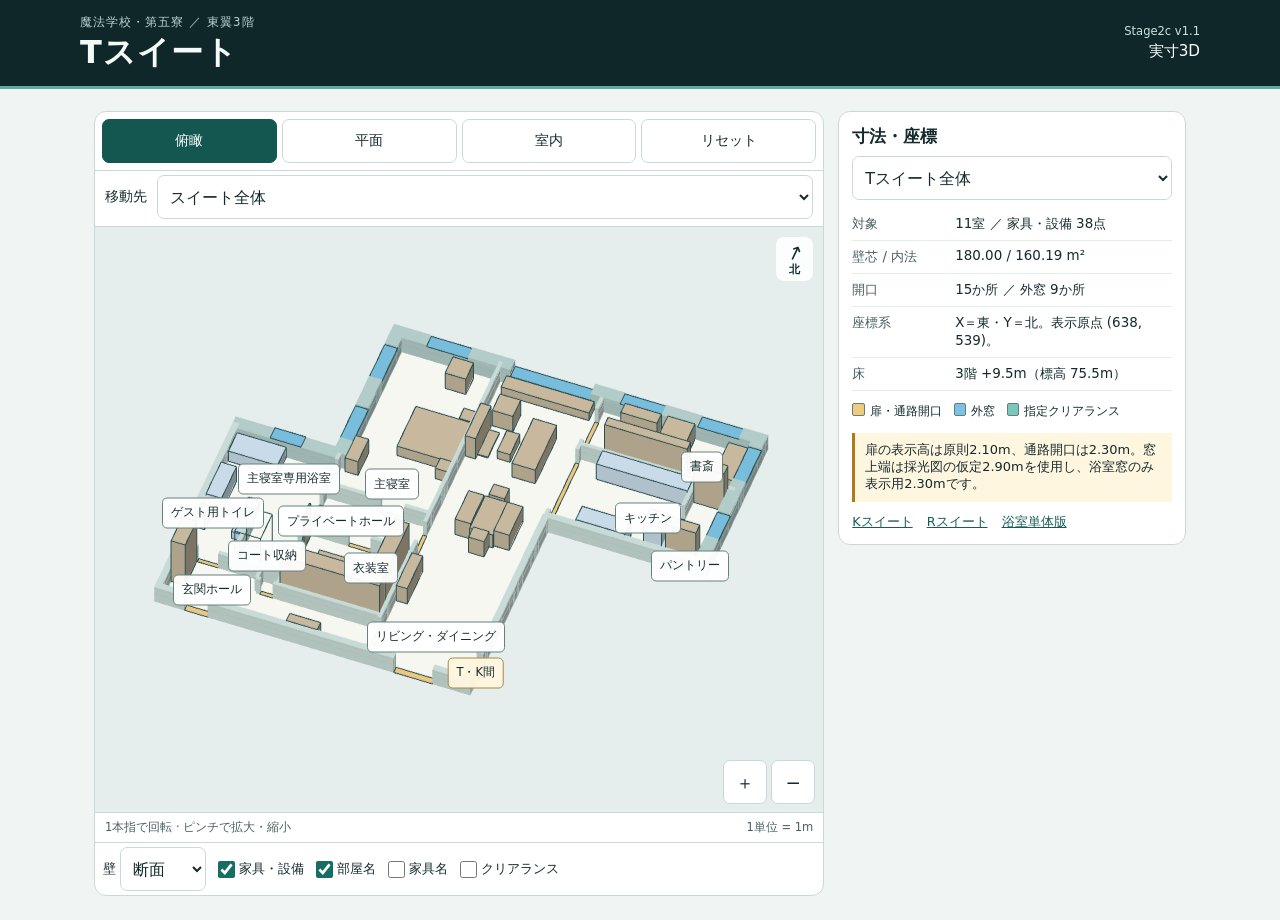
<file: t-suite/index.html>
<!doctype html>
<html lang="ja">
<head>
<meta charset="utf-8">
<meta name="viewport" content="width=device-width, initial-scale=1, viewport-fit=cover">
<meta name="theme-color" content="#102729">
<title>第五寮 | Tスイート 実寸3D</title>
<style>
:root{color-scheme:light;--ink:#142a2d;--muted:#4a6061;--line:#c9d9d7;--accent:#176c64;--paper:#f0f5f4;font-family:system-ui,-apple-system,BlinkMacSystemFont,sans-serif;color:var(--ink);background:var(--paper)}
*{box-sizing:border-box}
body{margin:0;overscroll-behavior:none}
.mast{display:flex;align-items:center;justify-content:space-between;gap:14px;background:#102729;color:#f4faf8;padding:15px max(16px,calc((100vw - 1120px)/2));border-bottom:3px solid #5bada0}
.mast p{margin:0 0 3px;font-size:.73rem;letter-spacing:.09em;color:#b4d3ce}
h1{font-size:clamp(1.3rem,3.8vw,2rem);line-height:1.2;margin:0;letter-spacing:.03em}
.version{font-size:.72rem;white-space:nowrap;color:#c8e4df;text-align:right;font-variant-numeric:tabular-nums}
.version span{display:block;font-size:.95rem;color:white;margin-top:3px}
main{width:min(1120px,100%);margin:auto;padding:14px 14px max(24px,env(safe-area-inset-bottom));display:grid;gap:14px}
.workspace,.inspection{background:#fff;border:1px solid var(--line);border-radius:12px;overflow:hidden;min-width:0}
.toolbar{display:flex;gap:5px;padding:7px;border-bottom:1px solid var(--line)}
button,select{font:inherit;color:inherit;background:#fff;border:1px solid var(--line);border-radius:7px;min-height:44px}
button{cursor:pointer;padding:0 12px}
button[aria-pressed=true]{background:#145751;color:white;border-color:#145751}
:focus-visible{outline:2px solid #277e76;outline-offset:2px}
.toolbar button{flex:1;font-size:.87rem;padding:0 5px}
button:hover:not([aria-pressed=true]){background:#edf6f3}
select{padding:0 8px;font-size:16px;max-width:100%}
.viewport{position:relative;height:clamp(260px,48vh,540px);height:clamp(260px,48svh,540px);background:#e6eeed;touch-action:none;overscroll-behavior:contain;user-select:none;-webkit-user-select:none;overflow:hidden;outline-offset:-3px}
.viewport canvas{display:block;width:100%;height:100%}
.labels{position:absolute;inset:0;overflow:hidden;pointer-events:none}
.label{position:absolute;max-width:135px;min-height:28px;padding:4px 8px;font-size:.72rem;line-height:1.2;white-space:nowrap;background:#fffffff2;border:1px solid #64817e;border-radius:5px;transform:translate(-50%,-50%);pointer-events:auto;touch-action:none}
.label.active{background:#145751;color:#fff}
.label[hidden],#loading[hidden]{display:none}
#compass{position:absolute;top:10px;right:10px;width:37px;height:44px;display:grid;place-content:center;text-align:center;background:#ffffffdb;border-radius:8px;line-height:1.1;font-size:.68rem;pointer-events:none}
#north{display:block;font-size:1.2rem}
.zoom{position:absolute;bottom:8px;right:8px;display:flex;gap:4px}
.zoom button{width:44px;padding:0;font-size:1.15rem;touch-action:manipulation}
#loading{position:absolute;left:50%;top:50%;width:max-content;max-width:85%;transform:translate(-50%,-50%);padding:12px;background:white;border-radius:6px;font-size:.85rem}
.caption{display:flex;flex-wrap:wrap;justify-content:space-between;gap:3px 8px;padding:7px 10px;font-size:.72rem;color:var(--muted);border-top:1px solid var(--line)}
.layers{margin:0;padding:4px 8px;display:flex;flex-wrap:wrap;column-gap:12px;border-top:1px solid var(--line);font-size:.82rem}
.layers label{display:flex;align-items:center;min-height:44px;gap:4px;white-space:nowrap}
.layers input{accent-color:var(--accent);width:17px;height:17px;margin:0}
.inspection{padding:13px}
.inspect-head{display:flex;flex-wrap:wrap;justify-content:space-between;align-items:center;gap:8px;margin-bottom:8px}
h2{margin:0;font-size:1.05rem}
#object{flex:1;min-width:0}
dl{margin:0}
dl div{display:grid;grid-template-columns:minmax(90px,30%) 1fr;gap:7px;padding:7px 0;border-bottom:1px solid #e3ecea;font-size:.84rem}
dt{color:var(--muted)}
dd{margin:0;overflow-wrap:anywhere;font-variant-numeric:tabular-nums}
.caution{font-size:.81rem;margin:12px 0;padding:9px 10px;background:#fff6df;border-left:3px solid #ad7b1b}
details{font-size:.82rem;color:var(--muted)}
details p{margin:6px 0 0}
summary{cursor:pointer}
.sr{position:absolute;width:1px;height:1px;padding:0;overflow:hidden;clip-path:inset(50%);white-space:nowrap}
@media(min-width:1024px){main{grid-template-columns:minmax(0,2.1fr) minmax(0,1fr);align-items:start;padding-top:22px}.viewport{height:clamp(400px,66vh,680px)}.inspect-head{align-items:stretch;flex-direction:column}}
.room-control{display:flex;align-items:center;gap:10px;padding:4px 10px 7px;border-bottom:1px solid var(--line);font-size:.85rem}
.room-control select{flex:1;min-width:0}
.viewport{height:clamp(265px,46svh,540px)}
.label{min-height:31px;font-size:.72rem;max-width:min(148px,44vw);white-space:nowrap;overflow:hidden;text-overflow:ellipsis}
.label[data-layer=equipment]{font-size:.68rem;background:#fbfaf0f5;border-color:#999078}
.label.active{color:#fff;background:#145751}
.key{display:flex;flex-wrap:wrap;gap:5px 12px;margin-top:12px;font-size:.75rem}
.key span::before{content:"";display:inline-block;width:.65rem;height:.65rem;margin-right:5px;border:1px solid #657e7c;border-radius:2px}
.door-key::before{background:#eecb81}.window-key::before{background:#7dc1e5}.space-key::before{background:#7ac8bb}
.bath-link{color:#175d57;font-size:.82rem}
@media(min-width:1024px){.viewport{height:clamp(400px,65vh,680px)}}
@media(max-width:430px){.layers{column-gap:9px;font-size:.76rem}main{padding-inline:9px}}

.suite-links{display:flex;flex-wrap:wrap;gap:10px 14px;font-size:.80rem}.suite-links a{color:#175d57}.label[data-layer=opening]{border-color:#a6874a;background:#fff6dff5}.label.active[data-layer=opening]{color:#fff;background:#145751}
</style>
<script type="application/json" id="suite-data">{
  "suite": "T",
  "source": {
    "filename": "Stage2c_suites_内部間取り.json",
    "version": "Stage2c_suites_v1.1(確定保存用の修正版)",
    "sha256": "db0b95b4124ebecfe75d44c137b5c39e2ad6873118d0927cc6ff68f14aaa2c25",
    "coordinate": "Rev2c/Stage2b_r1と同じ。X=東、Y=北、単位m。rects は [x0, y0, x1, y1](壁芯)。床は東翼3階 +9.5m(標高75.5m)"
  },
  "rooms": [
    {
      "id": "wing_e.3F.suite_T.entry",
      "short_id": "T.entry",
      "parent_zone": "wing_e.3F.suite_T",
      "suite": "T",
      "kind": "entry",
      "name": "玄関ホール",
      "zone_class": "パブリック",
      "rects": [
        [
          638,
          546,
          641.2,
          548.2
        ],
        [
          641.2,
          546,
          646,
          547.6
        ]
      ],
      "area_centreline_m2": 14.72,
      "area_inner_m2": 12.73,
      "wall_deduction_m2": 1.99,
      "min_clear_dim_m": [
        2.0,
        1.4
      ],
      "target_m2": null,
      "target_ok": null,
      "target_note": null,
      "exterior_edges": [],
      "windows": [],
      "status": "仮案(Stage2c 第1便)"
    },
    {
      "id": "wing_e.3F.suite_T.coat",
      "short_id": "T.coat",
      "parent_zone": "wing_e.3F.suite_T",
      "suite": "T",
      "kind": "storage",
      "name": "コート収納",
      "zone_class": "パブリック",
      "rects": [
        [
          641.2,
          547.6,
          642,
          548.2
        ]
      ],
      "area_centreline_m2": 0.48,
      "area_inner_m2": 0.29,
      "wall_deduction_m2": 0.19,
      "min_clear_dim_m": [
        0.45
      ],
      "target_m2": null,
      "target_ok": null,
      "target_note": null,
      "exterior_edges": [],
      "windows": [],
      "status": "仮案(Stage2c 第1便)"
    },
    {
      "id": "wing_e.3F.suite_T.wc",
      "short_id": "T.wc",
      "parent_zone": "wing_e.3F.suite_T",
      "suite": "T",
      "kind": "guest_wc",
      "name": "ゲスト用トイレ",
      "zone_class": "パブリック",
      "rects": [
        [
          638,
          548.2,
          640,
          550.4
        ]
      ],
      "area_centreline_m2": 4.4,
      "area_inner_m2": 3.69,
      "wall_deduction_m2": 0.71,
      "min_clear_dim_m": [
        1.8
      ],
      "target_m2": null,
      "target_ok": null,
      "target_note": null,
      "exterior_edges": [],
      "windows": [],
      "status": "仮案(Stage2c 第1便)"
    },
    {
      "id": "wing_e.3F.suite_T.living",
      "short_id": "T.living",
      "parent_zone": "wing_e.3F.suite_T",
      "suite": "T",
      "kind": "living",
      "name": "リビング・ダイニング",
      "zone_class": "パブリック",
      "rects": [
        [
          646,
          546,
          650,
          560
        ]
      ],
      "area_centreline_m2": 56.0,
      "area_inner_m2": 52.06,
      "wall_deduction_m2": 3.94,
      "min_clear_dim_m": [
        3.8
      ],
      "target_m2": [
        45,
        59
      ],
      "target_ok": true,
      "target_note": "原作者承認 2026-11-17:Tのリビングは約59㎡まで可",
      "exterior_edges": [
        {
          "a": [
            646.0,
            560.0
          ],
          "b": [
            650.0,
            560.0
          ],
          "length_m": 4.0,
          "facing": "北"
        }
      ],
      "windows": [
        {
          "facing": "北",
          "centre": [
            648.0,
            560.0
          ],
          "width_m": 3.1,
          "orient": "h",
          "type": "大窓+造り付けウィンドウシート(長さ3.5m)",
          "sill_m": 0.45
        }
      ],
      "status": "仮案(Stage2c 第1便)"
    },
    {
      "id": "wing_e.3F.suite_T.kitchen",
      "short_id": "T.kitchen",
      "parent_zone": "wing_e.3F.suite_T",
      "suite": "T",
      "kind": "kitchen",
      "name": "キッチン",
      "zone_class": "パブリック",
      "rects": [
        [
          650,
          554,
          654.5,
          557.5
        ]
      ],
      "area_centreline_m2": 15.75,
      "area_inner_m2": 14.36,
      "wall_deduction_m2": 1.39,
      "min_clear_dim_m": [
        3.3
      ],
      "target_m2": null,
      "target_ok": null,
      "target_note": null,
      "exterior_edges": [],
      "windows": [],
      "status": "仮案(Stage2c 第1便)"
    },
    {
      "id": "wing_e.3F.suite_T.pantry",
      "short_id": "T.pantry",
      "parent_zone": "wing_e.3F.suite_T",
      "suite": "T",
      "kind": "storage",
      "name": "パントリー",
      "zone_class": "パブリック",
      "rects": [
        [
          654.5,
          554,
          656,
          557.5
        ]
      ],
      "area_centreline_m2": 5.25,
      "area_inner_m2": 3.88,
      "wall_deduction_m2": 1.37,
      "min_clear_dim_m": [
        1.18
      ],
      "target_m2": null,
      "target_ok": null,
      "target_note": null,
      "exterior_edges": [
        {
          "a": [
            656.0,
            554.0
          ],
          "b": [
            656.0,
            557.5
          ],
          "length_m": 3.5,
          "facing": "東"
        }
      ],
      "windows": [
        {
          "facing": "東",
          "centre": [
            656.0,
            555.75
          ],
          "width_m": 1.2,
          "orient": "v",
          "type": "窓",
          "sill_m": 0.75
        }
      ],
      "status": "仮案(Stage2c 第1便)"
    },
    {
      "id": "wing_e.3F.suite_T.study",
      "short_id": "T.study",
      "parent_zone": "wing_e.3F.suite_T",
      "suite": "T",
      "kind": "study",
      "name": "書斎",
      "zone_class": "パブリック",
      "rects": [
        [
          650,
          557.5,
          656,
          560
        ]
      ],
      "area_centreline_m2": 15.0,
      "area_inner_m2": 12.34,
      "wall_deduction_m2": 2.66,
      "min_clear_dim_m": [
        2.17
      ],
      "target_m2": [
        12,
        15
      ],
      "target_ok": true,
      "target_note": null,
      "exterior_edges": [
        {
          "a": [
            650.0,
            560.0
          ],
          "b": [
            656.0,
            560.0
          ],
          "length_m": 6.0,
          "facing": "北"
        },
        {
          "a": [
            656.0,
            557.5
          ],
          "b": [
            656.0,
            560.0
          ],
          "length_m": 2.5,
          "facing": "東"
        }
      ],
      "windows": [
        {
          "facing": "北",
          "centre": [
            651.5,
            560.0
          ],
          "width_m": 1.6,
          "orient": "h",
          "type": "窓",
          "sill_m": 0.75
        },
        {
          "facing": "北",
          "centre": [
            654.5,
            560.0
          ],
          "width_m": 1.6,
          "orient": "h",
          "type": "窓",
          "sill_m": 0.75
        },
        {
          "facing": "東",
          "centre": [
            656.0,
            558.75
          ],
          "width_m": 1.6,
          "orient": "v",
          "type": "窓",
          "sill_m": 0.75
        }
      ],
      "status": "仮案(Stage2c 第1便)"
    },
    {
      "id": "wing_e.3F.suite_T.ph",
      "short_id": "T.ph",
      "parent_zone": "wing_e.3F.suite_T",
      "suite": "T",
      "kind": "private_hall",
      "name": "プライベートホール",
      "zone_class": "プライベート",
      "rects": [
        [
          642,
          550.8,
          646,
          552.6
        ]
      ],
      "area_centreline_m2": 7.2,
      "area_inner_m2": 6.35,
      "wall_deduction_m2": 0.85,
      "min_clear_dim_m": [
        1.65
      ],
      "target_m2": null,
      "target_ok": null,
      "target_note": null,
      "exterior_edges": [],
      "windows": [],
      "status": "仮案(Stage2c 第1便)"
    },
    {
      "id": "wing_e.3F.suite_T.wardrobe",
      "short_id": "T.wardrobe",
      "parent_zone": "wing_e.3F.suite_T",
      "suite": "T",
      "kind": "wardrobe",
      "name": "衣装室",
      "zone_class": "プライベート",
      "rects": [
        [
          642,
          547.6,
          646,
          550.8
        ]
      ],
      "area_centreline_m2": 12.8,
      "area_inner_m2": 11.74,
      "wall_deduction_m2": 1.06,
      "min_clear_dim_m": [
        3.05
      ],
      "target_m2": [
        12,
        15
      ],
      "target_ok": true,
      "target_note": null,
      "exterior_edges": [],
      "windows": [],
      "status": "仮案(Stage2c 第1便)"
    },
    {
      "id": "wing_e.3F.suite_T.bath",
      "short_id": "T.bath",
      "parent_zone": "wing_e.3F.suite_T",
      "suite": "T",
      "kind": "bath",
      "name": "主寝室専用浴室",
      "zone_class": "プライベート",
      "rects": [
        [
          638,
          550.4,
          642,
          554
        ],
        [
          640,
          548.2,
          642,
          550.4
        ]
      ],
      "area_centreline_m2": 18.8,
      "area_inner_m2": 16.52,
      "wall_deduction_m2": 2.28,
      "min_clear_dim_m": [
        3.35,
        1.85
      ],
      "target_m2": [
        18,
        22
      ],
      "target_ok": true,
      "target_note": null,
      "exterior_edges": [
        {
          "a": [
            638.0,
            554.0
          ],
          "b": [
            642.0,
            554.0
          ],
          "length_m": 4.0,
          "facing": "北"
        }
      ],
      "windows": [
        {
          "facing": "北",
          "centre": [
            640.0,
            554.0
          ],
          "width_m": 1.2,
          "orient": "h",
          "type": "型板ガラス",
          "sill_m": 1.1
        }
      ],
      "status": "仮案(Stage2c 第1便)"
    },
    {
      "id": "wing_e.3F.suite_T.bedroom",
      "short_id": "T.bedroom",
      "parent_zone": "wing_e.3F.suite_T",
      "suite": "T",
      "kind": "bedroom",
      "name": "主寝室",
      "zone_class": "プライベート",
      "rects": [
        [
          642,
          552.6,
          646,
          560
        ]
      ],
      "area_centreline_m2": 29.6,
      "area_inner_m2": 26.23,
      "wall_deduction_m2": 3.37,
      "min_clear_dim_m": [
        3.67
      ],
      "target_m2": [
        28,
        32
      ],
      "target_ok": true,
      "target_note": null,
      "exterior_edges": [
        {
          "a": [
            642.0,
            560.0
          ],
          "b": [
            646.0,
            560.0
          ],
          "length_m": 4.0,
          "facing": "北"
        },
        {
          "a": [
            642.0,
            554.0
          ],
          "b": [
            642.0,
            560.0
          ],
          "length_m": 6.0,
          "facing": "西"
        }
      ],
      "windows": [
        {
          "facing": "西",
          "centre": [
            642.0,
            555.5
          ],
          "width_m": 1.6,
          "orient": "v",
          "type": "窓",
          "sill_m": 0.75
        },
        {
          "facing": "西",
          "centre": [
            642.0,
            558.5
          ],
          "width_m": 1.6,
          "orient": "v",
          "type": "窓",
          "sill_m": 0.75
        },
        {
          "facing": "北",
          "centre": [
            644.0,
            560.0
          ],
          "width_m": 1.6,
          "orient": "h",
          "type": "窓",
          "sill_m": 0.75
        }
      ],
      "status": "仮案(Stage2c 第1便)"
    }
  ],
  "parentZoneRects": [
    [
      642,
      554,
      656,
      560
    ],
    [
      638,
      546,
      650,
      554
    ]
  ],
  "wallAssumption": {
    "exterior_m": 0.5,
    "between_zones_m": 0.25,
    "internal_partition_m": 0.15,
    "rule": "壁芯から各壁厚の半分を両側へ控除して内法面積・有効寸法を計算。構造・遮音・防火の検討による値ではない(仮定)"
  },
  "doors": [
    {
      "id": "T_ent",
      "at": [
        639.5,
        546
      ],
      "orient": "h",
      "between": [
        "wing_e.3F.tk_hall",
        "wing_e.3F.suite_T.entry"
      ],
      "kind": "door",
      "clear_width_m": 0.9,
      "swing_into": "wing_e.3F.suite_T.entry",
      "auth": "なし",
      "source": "Stage2b_r1(変更なし)",
      "check": {
        "on_shared_wall": true,
        "end_margins_m": [
          1.05,
          1.04
        ],
        "frame_margin_ok": true,
        "leaf_swing_inside_room": true
      }
    },
    {
      "id": "TK",
      "at": [
        650,
        546.75
      ],
      "orient": "v",
      "between": [
        "wing_e.3F.suite_T.living",
        "wing_e.3F.suite_K.living"
      ],
      "kind": "hidden",
      "clear_width_m": 0.9,
      "swing_into": "wing_e.3F.suite_K.living",
      "auth": "認証(両方向)。非常時は両側から手で開く",
      "source": "Stage2b_r1 (650,550) → 移動(原作者承認)",
      "finish": "T側=ネイビー系パネル、K側=深緑系パネルと一体の隠し扉",
      "check": {
        "on_shared_wall": true,
        "end_margins_m": [
          0.3,
          0.2
        ],
        "frame_margin_ok": true,
        "leaf_swing_inside_room": true
      }
    },
    {
      "id": "L_T",
      "at": [
        647.9,
        546
      ],
      "orient": "h",
      "between": [
        "wing_e.3F.tk_lounge",
        "wing_e.3F.suite_T.living"
      ],
      "kind": "double",
      "clear_width_m": 1.5,
      "swing_into": "wing_e.3F.suite_T.living",
      "auth": "なし",
      "source": "Stage2b_r1 (645.5,546) 有効0.9 → 移動・有効1.5(原作者承認)",
      "finish": "装飾ガラス入り両開き扉",
      "check": {
        "on_shared_wall": true,
        "end_margins_m": [
          1.15,
          1.34
        ],
        "frame_margin_ok": true,
        "leaf_swing_inside_room": true
      }
    },
    {
      "id": "T_hall_living",
      "at": [
        646,
        546.8
      ],
      "orient": "v",
      "between": [
        "wing_e.3F.suite_T.entry",
        "wing_e.3F.suite_T.living"
      ],
      "kind": "arch",
      "clear_width_m": 1.3,
      "swing_into": null,
      "auth": "なし",
      "check": {
        "on_shared_wall": true,
        "end_margins_m": [
          0.15,
          0.15
        ],
        "frame_margin_ok": true,
        "leaf_swing_inside_room": null
      }
    },
    {
      "id": "T_coat",
      "at": [
        641.6,
        547.6
      ],
      "orient": "h",
      "between": [
        "wing_e.3F.suite_T.entry",
        "wing_e.3F.suite_T.coat"
      ],
      "kind": "door",
      "clear_width_m": 0.5,
      "swing_into": "wing_e.3F.suite_T.entry",
      "auth": "なし",
      "check": {
        "on_shared_wall": true,
        "end_margins_m": [
          0.15,
          0.14
        ],
        "frame_margin_ok": true,
        "leaf_swing_inside_room": true
      }
    },
    {
      "id": "T_wc",
      "at": [
        639.1,
        548.2
      ],
      "orient": "h",
      "between": [
        "wing_e.3F.suite_T.entry",
        "wing_e.3F.suite_T.wc"
      ],
      "kind": "door",
      "clear_width_m": 0.8,
      "swing_into": "wing_e.3F.suite_T.wc",
      "auth": "なし",
      "note": "第2便で0.1m東へ(コート収納の使用スペース確保)",
      "check": {
        "on_shared_wall": true,
        "end_margins_m": [
          0.7,
          0.49
        ],
        "frame_margin_ok": true,
        "leaf_swing_inside_room": true
      }
    },
    {
      "id": "T_ph",
      "at": [
        646,
        551.7
      ],
      "orient": "v",
      "between": [
        "wing_e.3F.suite_T.living",
        "wing_e.3F.suite_T.ph"
      ],
      "kind": "door",
      "clear_width_m": 0.9,
      "swing_into": "wing_e.3F.suite_T.ph",
      "auth": "なし",
      "note": "リビング側からプライベートゾーンへ",
      "check": {
        "on_shared_wall": true,
        "end_margins_m": [
          0.45,
          0.44
        ],
        "frame_margin_ok": true,
        "leaf_swing_inside_room": true
      }
    },
    {
      "id": "T_ph_wr",
      "at": [
        644.0,
        550.8
      ],
      "orient": "h",
      "between": [
        "wing_e.3F.suite_T.ph",
        "wing_e.3F.suite_T.wardrobe"
      ],
      "kind": "door",
      "clear_width_m": 0.85,
      "swing_into": "wing_e.3F.suite_T.wardrobe",
      "auth": "なし",
      "check": {
        "on_shared_wall": true,
        "end_margins_m": [
          1.57,
          1.57
        ],
        "frame_margin_ok": true,
        "leaf_swing_inside_room": true
      }
    },
    {
      "id": "T_ph_br",
      "at": [
        644.6,
        552.6
      ],
      "orient": "h",
      "between": [
        "wing_e.3F.suite_T.ph",
        "wing_e.3F.suite_T.bedroom"
      ],
      "kind": "door",
      "clear_width_m": 0.9,
      "swing_into": "wing_e.3F.suite_T.bedroom",
      "auth": "なし",
      "check": {
        "on_shared_wall": true,
        "end_margins_m": [
          2.15,
          0.94
        ],
        "frame_margin_ok": true,
        "leaf_swing_inside_room": true
      }
    },
    {
      "id": "T_ph_ba",
      "at": [
        642,
        551.7
      ],
      "orient": "v",
      "between": [
        "wing_e.3F.suite_T.ph",
        "wing_e.3F.suite_T.bath"
      ],
      "kind": "door",
      "clear_width_m": 0.85,
      "swing_into": "wing_e.3F.suite_T.bath",
      "auth": "なし",
      "check": {
        "on_shared_wall": true,
        "end_margins_m": [
          0.47,
          0.47
        ],
        "frame_margin_ok": true,
        "leaf_swing_inside_room": true
      }
    },
    {
      "id": "T_wr_ba",
      "at": [
        642,
        549.5
      ],
      "orient": "v",
      "between": [
        "wing_e.3F.suite_T.wardrobe",
        "wing_e.3F.suite_T.bath"
      ],
      "kind": "door",
      "clear_width_m": 0.8,
      "swing_into": "wing_e.3F.suite_T.bath",
      "auth": "なし",
      "check": {
        "on_shared_wall": true,
        "end_margins_m": [
          0.9,
          0.9
        ],
        "frame_margin_ok": true,
        "leaf_swing_inside_room": true
      }
    },
    {
      "id": "T_br_ba",
      "at": [
        642,
        553.3
      ],
      "orient": "v",
      "between": [
        "wing_e.3F.suite_T.bedroom",
        "wing_e.3F.suite_T.bath"
      ],
      "kind": "door",
      "clear_width_m": 0.8,
      "swing_into": "wing_e.3F.suite_T.bath",
      "auth": "なし",
      "check": {
        "on_shared_wall": true,
        "end_margins_m": [
          0.29,
          0.29
        ],
        "frame_margin_ok": true,
        "leaf_swing_inside_room": true
      }
    },
    {
      "id": "T_kitchen",
      "at": [
        650,
        555.75
      ],
      "orient": "v",
      "between": [
        "wing_e.3F.suite_T.living",
        "wing_e.3F.suite_T.kitchen"
      ],
      "kind": "arch",
      "clear_width_m": 2.9,
      "swing_into": null,
      "auth": "なし",
      "note": "アーチ+腰壁でセミオープン",
      "check": {
        "on_shared_wall": true,
        "end_margins_m": [
          0.3,
          0.29
        ],
        "frame_margin_ok": true,
        "leaf_swing_inside_room": null
      }
    },
    {
      "id": "T_pantry",
      "at": [
        654.5,
        555.75
      ],
      "orient": "v",
      "between": [
        "wing_e.3F.suite_T.kitchen",
        "wing_e.3F.suite_T.pantry"
      ],
      "kind": "door",
      "clear_width_m": 0.8,
      "swing_into": "wing_e.3F.suite_T.pantry",
      "auth": "なし",
      "check": {
        "on_shared_wall": true,
        "end_margins_m": [
          1.35,
          1.34
        ],
        "frame_margin_ok": true,
        "leaf_swing_inside_room": true
      }
    },
    {
      "id": "T_study",
      "at": [
        650,
        558.45
      ],
      "orient": "v",
      "between": [
        "wing_e.3F.suite_T.living",
        "wing_e.3F.suite_T.study"
      ],
      "kind": "double",
      "clear_width_m": 1.5,
      "swing_into": "wing_e.3F.suite_T.study",
      "auth": "なし",
      "finish": "装飾ガラス入り両開き扉",
      "note": "第2便で0.3m南へ(リビング側の扉前の空き確保)",
      "check": {
        "on_shared_wall": true,
        "end_margins_m": [
          0.2,
          0.79
        ],
        "frame_margin_ok": true,
        "leaf_swing_inside_room": true
      }
    }
  ],
  "furniture": [
    {
      "room": "T.entry",
      "id": "T.e.closet",
      "name": "造り付けコート収納",
      "rect": [
        638.125,
        546.95,
        638.675,
        548.125
      ],
      "kind": "造作",
      "clear": [
        [
          638.675,
          546.95,
          639.4,
          547.6
        ]
      ],
      "h": 2.4,
      "note": ""
    },
    {
      "room": "T.entry",
      "id": "T.e.console",
      "name": "コンソール+姿見",
      "rect": [
        642.9,
        546.125,
        644.1,
        546.475
      ],
      "kind": "家具",
      "clear": [
        [
          642.9,
          546.475,
          644.1,
          547.0
        ]
      ],
      "h": 0.85,
      "note": ""
    },
    {
      "room": "T.wc",
      "id": "T.wc.toilet",
      "name": "便器",
      "rect": [
        639.475,
        549.575,
        639.925,
        550.325
      ],
      "kind": "設備",
      "clear": [
        [
          639.325,
          548.975,
          639.925,
          549.575
        ]
      ],
      "h": 0.4,
      "note": ""
    },
    {
      "room": "T.wc",
      "id": "T.wc.basin",
      "name": "手洗い器",
      "rect": [
        638.125,
        549.6,
        638.425,
        550.1
      ],
      "kind": "設備",
      "clear": [
        [
          638.425,
          549.5,
          639.0,
          550.2
        ]
      ],
      "h": 0.85,
      "note": ""
    },
    {
      "room": "T.living",
      "id": "T.l.dtable",
      "name": "食卓(6人、1.6×0.9)",
      "rect": [
        647.6,
        552.5,
        648.5,
        554.1
      ],
      "kind": "家具",
      "clear": [],
      "h": 0.75,
      "note": ""
    },
    {
      "room": "T.living",
      "id": "T.l.chairs_w",
      "name": "椅子(西側2脚)",
      "rect": [
        647.0,
        552.6,
        647.6,
        554.0
      ],
      "kind": "家具",
      "clear": [],
      "h": 0.9,
      "note": ""
    },
    {
      "room": "T.living",
      "id": "T.l.chairs_e",
      "name": "椅子(東側2脚)",
      "rect": [
        648.5,
        552.6,
        649.1,
        554.0
      ],
      "kind": "家具",
      "clear": [],
      "h": 0.9,
      "note": ""
    },
    {
      "room": "T.living",
      "id": "T.l.chairs_n",
      "name": "椅子(北端)",
      "rect": [
        647.75,
        554.1,
        648.35,
        554.6
      ],
      "kind": "家具",
      "clear": [],
      "h": 0.9,
      "note": ""
    },
    {
      "room": "T.living",
      "id": "T.l.chairs_s",
      "name": "椅子(南端)",
      "rect": [
        647.75,
        552.0,
        648.35,
        552.5
      ],
      "kind": "家具",
      "clear": [],
      "h": 0.9,
      "note": ""
    },
    {
      "room": "T.living",
      "id": "T.l.mantel",
      "name": "魔法式暖炉(マントルピース)",
      "rect": [
        646.075,
        556.1,
        646.475,
        557.7
      ],
      "kind": "造作",
      "clear": [],
      "h": 1.2,
      "note": ""
    },
    {
      "room": "T.living",
      "id": "T.l.hearth",
      "name": "炉前(ハース)",
      "rect": [
        646.475,
        556.3,
        646.875,
        557.5
      ],
      "kind": "造作",
      "clear": [],
      "h": 0.05,
      "note": ""
    },
    {
      "room": "T.living",
      "id": "T.l.ctable",
      "name": "ローテーブル",
      "rect": [
        647.2,
        556.4,
        647.7,
        557.4
      ],
      "kind": "家具",
      "clear": [],
      "h": 0.45,
      "note": ""
    },
    {
      "room": "T.living",
      "id": "T.l.sofa",
      "name": "大型ソファ(3人掛け2.2m)",
      "rect": [
        648.0,
        555.8,
        648.9,
        558.0
      ],
      "kind": "家具",
      "clear": [],
      "h": 0.8,
      "note": ""
    },
    {
      "room": "T.living",
      "id": "T.l.arm",
      "name": "アームチェア(暖炉の北脇)",
      "rect": [
        646.5,
        557.75,
        647.3,
        558.55
      ],
      "kind": "家具",
      "clear": [],
      "h": 0.9,
      "note": ""
    },
    {
      "room": "T.living",
      "id": "T.l.seat",
      "name": "造り付けウィンドウシート(3.5m)",
      "rect": [
        646.3,
        559.2,
        649.7,
        559.75
      ],
      "kind": "造作",
      "clear": [
        [
          646.3,
          558.6,
          649.7,
          559.2
        ]
      ],
      "h": 0.45,
      "note": ""
    },
    {
      "room": "T.living",
      "id": "T.l.sideboard",
      "name": "サイドボード",
      "rect": [
        646.075,
        549.0,
        646.5,
        550.6
      ],
      "kind": "家具",
      "clear": [],
      "h": 0.9,
      "note": ""
    },
    {
      "room": "T.kitchen",
      "id": "T.k.counter_n",
      "name": "調理台(北、シンク・加熱機器)",
      "rect": [
        650.9,
        556.775,
        654.425,
        557.425
      ],
      "kind": "設備",
      "clear": [
        [
          650.9,
          555.875,
          654.425,
          556.775
        ]
      ],
      "h": 0.9,
      "note": ""
    },
    {
      "room": "T.kitchen",
      "id": "T.k.counter_s",
      "name": "収納カウンター(南)",
      "rect": [
        651.1,
        554.125,
        653.0,
        554.775
      ],
      "kind": "設備",
      "clear": [],
      "h": 0.9,
      "note": ""
    },
    {
      "room": "T.kitchen",
      "id": "T.k.fridge",
      "name": "冷蔵庫",
      "rect": [
        653.725,
        554.125,
        654.425,
        554.825
      ],
      "kind": "設備",
      "clear": [
        [
          653.725,
          554.825,
          654.425,
          555.525
        ]
      ],
      "h": 1.9,
      "note": ""
    },
    {
      "room": "T.pantry",
      "id": "T.p.shelf_n",
      "name": "棚(北)",
      "rect": [
        654.575,
        557.025,
        655.75,
        557.425
      ],
      "kind": "造作",
      "clear": [],
      "h": 2.2,
      "note": ""
    },
    {
      "room": "T.pantry",
      "id": "T.p.shelf_s",
      "name": "棚(南)",
      "rect": [
        654.575,
        554.125,
        655.75,
        554.525
      ],
      "kind": "造作",
      "clear": [],
      "h": 2.2,
      "note": ""
    },
    {
      "room": "T.study",
      "id": "T.s.desk",
      "name": "大机(1.6×0.75、東の窓に向く)",
      "rect": [
        655.0,
        557.9,
        655.75,
        559.5
      ],
      "kind": "家具",
      "clear": [
        [
          654.25,
          558.3,
          655.0,
          559.1
        ]
      ],
      "h": 0.75,
      "note": ""
    },
    {
      "room": "T.study",
      "id": "T.s.books",
      "name": "本棚(南壁3.2m)",
      "rect": [
        650.9,
        557.625,
        654.1,
        557.975
      ],
      "kind": "造作",
      "clear": [],
      "h": 2.2,
      "note": ""
    },
    {
      "room": "T.study",
      "id": "T.s.magic",
      "name": "魔法研究用収納(北)",
      "rect": [
        650.9,
        559.3,
        652.3,
        559.75
      ],
      "kind": "造作",
      "clear": [],
      "h": 0.9,
      "note": ""
    },
    {
      "room": "T.study",
      "id": "T.s.read",
      "name": "読書椅子+小卓",
      "rect": [
        652.55,
        558.9,
        653.6,
        559.75
      ],
      "kind": "家具",
      "clear": [],
      "h": 0.9,
      "note": ""
    },
    {
      "room": "T.wardrobe",
      "id": "T.w.store_s",
      "name": "収納(南壁3.85m)",
      "rect": [
        642.075,
        547.675,
        645.925,
        548.275
      ],
      "kind": "造作",
      "clear": [],
      "h": 2.4,
      "note": ""
    },
    {
      "room": "T.wardrobe",
      "id": "T.w.store_e",
      "name": "収納(東壁2.45m)",
      "rect": [
        645.325,
        548.275,
        645.925,
        550.725
      ],
      "kind": "造作",
      "clear": [],
      "h": 2.4,
      "note": ""
    },
    {
      "room": "T.wardrobe",
      "id": "T.w.island",
      "name": "小型アイランド収納(1.4×0.5)",
      "rect": [
        642.9,
        549.05,
        644.3,
        549.55
      ],
      "kind": "家具",
      "clear": [],
      "h": 0.9,
      "note": ""
    },
    {
      "room": "T.wardrobe",
      "id": "T.w.mirror",
      "name": "全身鏡(西壁)",
      "rect": [
        642.075,
        550.0,
        642.125,
        550.7
      ],
      "kind": "造作",
      "clear": [
        [
          642.125,
          550.0,
          642.9,
          550.7
        ]
      ],
      "h": 1.9,
      "note": ""
    },
    {
      "room": "T.bath",
      "id": "T.b.tub",
      "name": "大型浴槽(1.9×0.9)",
      "rect": [
        638.125,
        552.85,
        640.025,
        553.75
      ],
      "kind": "設備",
      "clear": [
        [
          638.125,
          552.15,
          640.025,
          552.85
        ]
      ],
      "h": 0.6,
      "note": ""
    },
    {
      "room": "T.bath",
      "id": "T.b.shower",
      "name": "独立シャワー(1.2×1.0)",
      "rect": [
        640.075,
        548.325,
        641.075,
        549.525
      ],
      "kind": "設備",
      "clear": [
        [
          640.075,
          549.525,
          641.075,
          550.25
        ]
      ],
      "h": 2.2,
      "note": ""
    },
    {
      "room": "T.bath",
      "id": "T.b.vanity",
      "name": "ダブル洗面台(1.55×0.6)",
      "rect": [
        638.125,
        550.55,
        638.725,
        552.1
      ],
      "kind": "設備",
      "clear": [
        [
          638.725,
          550.55,
          639.425,
          552.1
        ]
      ],
      "h": 0.85,
      "note": ""
    },
    {
      "room": "T.bath",
      "id": "T.b.toilet",
      "name": "便器",
      "rect": [
        639.5,
        550.525,
        639.95,
        551.275
      ],
      "kind": "設備",
      "clear": [
        [
          639.35,
          551.275,
          640.1,
          551.875
        ]
      ],
      "h": 0.4,
      "note": ""
    },
    {
      "room": "T.bedroom",
      "id": "T.r.bed",
      "name": "キングベッド(1.95×2.05+ヘッドボード)",
      "rect": [
        643.75,
        555.25,
        645.925,
        557.2
      ],
      "kind": "家具",
      "clear": [
        [
          643.0,
          555.25,
          643.75,
          557.2
        ]
      ],
      "h": 0.55,
      "note": ""
    },
    {
      "room": "T.bedroom",
      "id": "T.r.st1",
      "name": "サイドテーブル",
      "rect": [
        645.425,
        554.75,
        645.925,
        555.25
      ],
      "kind": "家具",
      "clear": [],
      "h": 0.6,
      "note": ""
    },
    {
      "room": "T.bedroom",
      "id": "T.r.st2",
      "name": "サイドテーブル",
      "rect": [
        645.425,
        557.2,
        645.925,
        557.7
      ],
      "kind": "家具",
      "clear": [],
      "h": 0.6,
      "note": ""
    },
    {
      "room": "T.bedroom",
      "id": "T.r.chair",
      "name": "椅子(北の窓辺)",
      "rect": [
        644.3,
        558.75,
        645.1,
        559.55
      ],
      "kind": "家具",
      "clear": [],
      "h": 0.9,
      "note": ""
    },
    {
      "room": "T.bedroom",
      "id": "T.r.dresser",
      "name": "ドレッサー",
      "rect": [
        642.25,
        553.9,
        642.75,
        555.0
      ],
      "kind": "家具",
      "clear": [],
      "h": 0.8,
      "note": ""
    }
  ],
  "referenceChecks": {
    "T.entry": {
      "area_inner_m2": 12.73,
      "furniture_m2": 1.07,
      "free_floor_m2": 11.66,
      "path": {
        "required_m": 0.9,
        "ok": true,
        "max_continuous_width_m": 1.05,
        "points": [
          "T_ent",
          "T_hall_living",
          "T_coat",
          "T_wc"
        ]
      },
      "swings": [
        {
          "door": "T_ent",
          "furniture_hit_m2": 0.0,
          "overlaps_use_space_of": []
        },
        {
          "door": "T_coat",
          "furniture_hit_m2": 0.0,
          "overlaps_use_space_of": []
        }
      ],
      "approach": [
        {
          "door": "T_ent",
          "blocked_m2": 0.0
        },
        {
          "door": "T_hall_living",
          "blocked_m2": 0.0
        },
        {
          "door": "T_coat",
          "blocked_m2": 0.0
        },
        {
          "door": "T_wc",
          "blocked_m2": 0.0
        }
      ]
    },
    "T.coat": {
      "area_inner_m2": 0.29,
      "furniture_m2": 0.0,
      "free_floor_m2": 0.29,
      "path": {
        "required_m": 0,
        "ok": true,
        "max_continuous_width_m": 0.45,
        "points": [
          "T_coat"
        ]
      },
      "swings": [],
      "approach": [
        {
          "door": "T_coat",
          "blocked_m2": 0
        }
      ]
    },
    "T.wc": {
      "area_inner_m2": 3.69,
      "furniture_m2": 0.49,
      "free_floor_m2": 3.2,
      "path": {
        "required_m": 0.6,
        "ok": true,
        "max_continuous_width_m": 1.55,
        "points": [
          "T_wc"
        ]
      },
      "swings": [
        {
          "door": "T_wc",
          "furniture_hit_m2": 0.0,
          "overlaps_use_space_of": []
        }
      ],
      "approach": [
        {
          "door": "T_wc",
          "blocked_m2": 0.0
        }
      ]
    },
    "T.living": {
      "area_inner_m2": 52.06,
      "furniture_m2": 10.51,
      "free_floor_m2": 41.55,
      "path": {
        "required_m": 0.9,
        "ok": true,
        "max_continuous_width_m": 0.95,
        "points": [
          "TK",
          "L_T",
          "T_hall_living",
          "T_ph",
          "T_kitchen",
          "T_study",
          "目標",
          "目標",
          "目標"
        ]
      },
      "swings": [
        {
          "door": "L_T",
          "furniture_hit_m2": 0.0,
          "overlaps_use_space_of": []
        }
      ],
      "approach": [
        {
          "door": "TK",
          "blocked_m2": 0.0
        },
        {
          "door": "L_T",
          "blocked_m2": 0.0
        },
        {
          "door": "T_hall_living",
          "blocked_m2": 0.0
        },
        {
          "door": "T_ph",
          "blocked_m2": 0.0
        },
        {
          "door": "T_kitchen",
          "blocked_m2": 0.0
        },
        {
          "door": "T_study",
          "blocked_m2": 0.0
        }
      ]
    },
    "T.kitchen": {
      "area_inner_m2": 14.36,
      "furniture_m2": 4.02,
      "free_floor_m2": 10.34,
      "path": {
        "required_m": 0.9,
        "ok": true,
        "max_continuous_width_m": 1.6,
        "points": [
          "T_kitchen",
          "T_pantry",
          "目標",
          "目標"
        ]
      },
      "swings": [],
      "approach": [
        {
          "door": "T_kitchen",
          "blocked_m2": 0.0
        },
        {
          "door": "T_pantry",
          "blocked_m2": 0.0
        }
      ]
    },
    "T.pantry": {
      "area_inner_m2": 3.88,
      "furniture_m2": 0.94,
      "free_floor_m2": 2.94,
      "path": {
        "required_m": 0,
        "ok": true,
        "max_continuous_width_m": 1.2,
        "points": [
          "T_pantry"
        ]
      },
      "swings": [
        {
          "door": "T_pantry",
          "furniture_hit_m2": 0.0,
          "overlaps_use_space_of": []
        }
      ],
      "approach": [
        {
          "door": "T_pantry",
          "blocked_m2": 0.0
        }
      ]
    },
    "T.study": {
      "area_inner_m2": 12.34,
      "furniture_m2": 3.84,
      "free_floor_m2": 8.5,
      "path": {
        "required_m": 0.75,
        "ok": true,
        "max_continuous_width_m": 0.95,
        "points": [
          "T_study",
          "目標"
        ]
      },
      "swings": [
        {
          "door": "T_study",
          "furniture_hit_m2": 0.0,
          "overlaps_use_space_of": []
        }
      ],
      "approach": [
        {
          "door": "T_study",
          "blocked_m2": 0.0
        }
      ]
    },
    "T.ph": {
      "area_inner_m2": 6.35,
      "furniture_m2": 0.0,
      "free_floor_m2": 6.35,
      "path": {
        "required_m": 0.9,
        "ok": true,
        "max_continuous_width_m": 1.6,
        "points": [
          "T_ph",
          "T_ph_wr",
          "T_ph_br",
          "T_ph_ba"
        ]
      },
      "swings": [
        {
          "door": "T_ph",
          "furniture_hit_m2": 0.0,
          "overlaps_use_space_of": []
        }
      ],
      "approach": [
        {
          "door": "T_ph",
          "blocked_m2": 0
        },
        {
          "door": "T_ph_wr",
          "blocked_m2": 0
        },
        {
          "door": "T_ph_br",
          "blocked_m2": 0
        },
        {
          "door": "T_ph_ba",
          "blocked_m2": 0
        }
      ]
    },
    "T.wardrobe": {
      "area_inner_m2": 11.74,
      "furniture_m2": 4.52,
      "free_floor_m2": 7.22,
      "path": {
        "required_m": 0.75,
        "ok": true,
        "max_continuous_width_m": 1.01,
        "points": [
          "T_ph_wr",
          "T_wr_ba",
          "目標",
          "目標"
        ]
      },
      "swings": [
        {
          "door": "T_ph_wr",
          "furniture_hit_m2": 0.0,
          "overlaps_use_space_of": []
        }
      ],
      "approach": [
        {
          "door": "T_ph_wr",
          "blocked_m2": 0.0
        },
        {
          "door": "T_wr_ba",
          "blocked_m2": 0.0
        }
      ]
    },
    "T.bath": {
      "area_inner_m2": 16.52,
      "furniture_m2": 4.18,
      "free_floor_m2": 12.34,
      "path": {
        "required_m": 0.7,
        "ok": true,
        "max_continuous_width_m": 1.07,
        "points": [
          "T_ph_ba",
          "T_wr_ba",
          "T_br_ba",
          "目標",
          "目標",
          "目標",
          "目標"
        ]
      },
      "swings": [
        {
          "door": "T_ph_ba",
          "furniture_hit_m2": 0.0,
          "overlaps_use_space_of": []
        },
        {
          "door": "T_wr_ba",
          "furniture_hit_m2": 0.0,
          "overlaps_use_space_of": []
        },
        {
          "door": "T_br_ba",
          "furniture_hit_m2": 0.0,
          "overlaps_use_space_of": []
        }
      ],
      "approach": [
        {
          "door": "T_ph_ba",
          "blocked_m2": 0.0
        },
        {
          "door": "T_wr_ba",
          "blocked_m2": 0.0
        },
        {
          "door": "T_br_ba",
          "blocked_m2": 0.0
        }
      ]
    },
    "T.bedroom": {
      "area_inner_m2": 26.23,
      "furniture_m2": 5.93,
      "free_floor_m2": 20.3,
      "path": {
        "required_m": 0.75,
        "ok": true,
        "max_continuous_width_m": 1.03,
        "points": [
          "T_ph_br",
          "T_br_ba",
          "目標",
          "目標",
          "目標"
        ]
      },
      "swings": [
        {
          "door": "T_ph_br",
          "furniture_hit_m2": 0.0,
          "overlaps_use_space_of": []
        }
      ],
      "approach": [
        {
          "door": "T_ph_br",
          "blocked_m2": 0.0
        },
        {
          "door": "T_br_ba",
          "blocked_m2": 0.0
        }
      ]
    }
  },
  "display": {
    "originXY": [
      638,
      539
    ],
    "floorLevelM": 9.5,
    "floorElevationM": 75.5,
    "sectionHeightM": 0.85,
    "heights": {
      "T.entry": {
        "m": 3.0,
        "basis": "設計検証報告の仮定"
      },
      "T.coat": {
        "m": 2.7,
        "basis": "表示用の仮設定"
      },
      "T.wc": {
        "m": 2.7,
        "basis": "設計検証報告の仮定"
      },
      "T.living": {
        "m": 3.4,
        "basis": "設計検証報告の仮定"
      },
      "T.kitchen": {
        "m": 3.0,
        "basis": "断面採光SVGの仮定"
      },
      "T.pantry": {
        "m": 3.0,
        "basis": "表示用の仮設定。窓上端2.90mとの納まりを確保"
      },
      "T.study": {
        "m": 3.0,
        "basis": "設計検証報告の仮定"
      },
      "T.ph": {
        "m": 2.7,
        "basis": "表示用の仮設定"
      },
      "T.wardrobe": {
        "m": 2.7,
        "basis": "表示用の仮設定"
      },
      "T.bath": {
        "m": 2.7,
        "basis": "設計検証報告の仮定"
      },
      "T.bedroom": {
        "m": 3.3,
        "basis": "設計検証報告の仮定"
      }
    },
    "doorHeightsM": {
      "T_ent": 2.1,
      "TK": 2.1,
      "L_T": 2.1,
      "T_hall_living": 2.3,
      "T_coat": 2.1,
      "T_wc": 2.1,
      "T_ph": 2.1,
      "T_ph_wr": 2.1,
      "T_ph_br": 2.1,
      "T_ph_ba": 2.1,
      "T_wr_ba": 2.1,
      "T_br_ba": 2.1,
      "T_kitchen": 2.3,
      "T_pantry": 2.1,
      "T_study": 2.1
    },
    "windowHeadM": 2.9,
    "windowHeadsM": {
      "T.bath.window.1": 2.3
    },
    "windowHeadBasis": {
      "T.bath.window.1": "専用上端の記載なし。表示用仮設定"
    },
    "defaultWindowHeadBasis": "断面採光SVGの採光計算用の仮定",
    "externalLabels": {
      "wing_e.3F.tk_hall": "T・K小ホール",
      "wing_e.3F.suite_K.living": "K・リビング・ダイニング",
      "wing_e.3F.tk_lounge": "T・K専用ラウンジ"
    },
    "transoms": []
  }
}</script>
<script type="module">
// Plan geometry uses integer millimetres. The rendering transform uses metres.
const mm = value => Math.round(value * 1000);
const meters = value => value / 1000;
const inside = (x, y, [west, south, east, north]) =>
  x >= west && x < east && y >= south && y < north;
const unionContains = (rects, x, y) => rects.some(rect => inside(x, y, rect));
const sorted = values => [...new Set(values)].sort((a, b) => a - b);
const intervals = values => values.slice(1).map((value, i) => [values[i], value]);
const rectArea = ([a,b,c,d]) => (c - a) * (d - b);

function partition(rectangles, accept) {
  const xs = sorted(rectangles.flatMap(rect => [rect[0], rect[2]]));
  const ys = sorted(rectangles.flatMap(rect => [rect[1], rect[3]]));
  return intervals(ys).flatMap(([y0,y1]) => intervals(xs)
    .filter(([x0,x1]) => accept((x0+x1)/2, (y0+y1)/2))
    .map(([x0,x1]) => [x0,y0,x1,y1]));
}

function perimeter(room, parent, exterior, thickness) {
  const edges = [];
  for (const orient of ['h', 'v']) {
    const axis = orient === 'h' ? 0 : 1;
    const cross = 1 - axis;
    const lines = sorted(room.flatMap(r => [r[cross], r[cross + 2]]));
    const cuts = sorted([...room, ...parent, ...exterior]
      .flatMap(r => [r[axis],r[axis + 2]]));
    for (const line of lines) {
      for (const [start,end] of intervals(cuts)) {
        const point = offset => orient === 'h'
          ? [(start+end)/2, line+offset] : [line+offset, (start+end)/2];
        const positive = unionContains(room, ...point(0.25));
        if (positive === unionContains(room, ...point(-0.25))) continue;
        const inward = positive ? 1 : -1;
        const outer = exterior.some(r => r[cross] === line && start >= r[axis] && end <= r[axis+2]);
        const kind = outer ? 'exterior' :
          unionContains(parent, ...point(-inward*0.25)) ? 'internal_partition' : 'between_zones';
        const previous = edges.at(-1);
        if (previous && previous.orient === orient && previous.line === line &&
            previous.end === start && previous.inward === inward && previous.kind === kind) {
          previous.end = end;
          continue;
        }
        edges.push({orient, line, start, end, inward, kind, half: mm(thickness[kind + '_m'])/2});
      }
    }
  }
  return edges.map((edge,i) => ({...edge, id: 'wall-' + (i+1)}));
}
function strip(edge, start, end, low, high) {
  return edge.orient === 'h' ? [start,edge.line+low,end,edge.line+high]
    : [edge.line+low,start,edge.line+high,end];
}

const area = rects => rects.reduce((sum,rect) => sum+rectArea(rect),0)/1e6;
const toExterior = e => [...e.a,...e.b].map(mm);
const edgeAxis = orient => orient === 'h' ? 0 : 1;

function mergeWalls(rooms) {
  const byLine = new Map();
  for (const room of rooms) for (const edge of room.edges) {
    const key = edge.orient+':'+edge.line;
    if (!byLine.has(key)) byLine.set(key,[]);
    byLine.get(key).push({...edge, room});
  }
  const walls = [];
  for (const edges of byLine.values()) {
    for (const [start,end] of intervals(sorted(edges.flatMap(e=>[e.start,e.end])))) {
      const covering = edges.filter(e=>e.start<=start && e.end>=end);
      if (!covering.length) continue;
      const {orient,line,kind,half} = covering[0];
      if (covering.some(e=>e.kind!==kind || e.half!==half) ||
          covering.length > 2 || (covering.length===2 && covering[0].inward===covering[1].inward)) {
        throw new Error('壁の境界分類が一致しません '+orient+' '+line+' '+start);
      }
      const roomIds = covering.map(e=>e.room.id).sort();
      const wall = {id:'wall:'+orient+':'+line+':'+start,orient,line,kind,half,start,end,
        height:Math.max(...covering.map(e=>e.room.height)),roomIds,sides:covering};
      walls.push(wall);
    }
  }
  return walls;
}

function openings(data, rooms, walls) {
  const apertures = [
    ...data.doors.map(d=>({...d,type:'door',xy:d.at,width:d.clear_width_m,bottom:0,
      top:data.display.doorHeightsM[d.id],roomIds:d.between.filter(id=>rooms.some(r=>r.id===id))})),
    ...rooms.flatMap(room=>room.source.windows.map((w,i)=>({...w,windowType:w.type,type:'window',
      id:w.id||room.source.short_id+'.window.'+(i+1),xy:w.centre,width:w.width_m,
      bottom:w.sill_m,top:w.head_m??data.display.windowHeadsM?.[w.id||room.source.short_id+'.window.'+(i+1)]??data.display.windowHeadM,roomIds:[room.id]})))
  ];
  for (const aperture of apertures) {
    const axis = edgeAxis(aperture.orient);
    const middle = mm(aperture.xy[axis]);
    aperture.start = middle-mm(aperture.width)/2;
    aperture.end = middle+mm(aperture.width)/2;
    const spans = walls.filter(w=>w.orient===aperture.orient && w.line===mm(aperture.xy[1-axis]) &&
      w.start<aperture.end && w.end>aperture.start);
    if (!spans.length || !Number.isFinite(aperture.top) || aperture.bottom>=aperture.top ||
        spans.some(w=>w.height<aperture.top || w.half!==spans[0].half ||
          w.roomIds.join()!==[...aperture.roomIds].sort().join()) ||
        spans.reduce((sum,w)=>sum+Math.min(w.end,aperture.end)-Math.max(w.start,aperture.start),0)!==
          aperture.end-aperture.start) throw new Error('開口境界を照合できません: '+aperture.id);
    aperture.rect = strip(spans[0],aperture.start,aperture.end,-spans[0].half,spans[0].half);
  }
  return apertures;
}

function wallSolids(walls, apertures, parent) {
  const volumes = walls.map(w=>({wall:w,rect:strip(w,w.start,w.end,-w.half,w.half)}));
  // Close convex corners of the outside perimeter. Shared partitions and T-junctions already intersect.
  for (const h of walls.filter(w=>w.orient==='h' && w.sides.length===1)) {
    for (const v of walls.filter(w=>w.orient==='v' && w.sides.length===1)) {
      if (![h.start,h.end].includes(v.line) || ![v.start,v.end].includes(h.line)) continue;
      const x=v.line,y=h.line;
      const quadrants=[-1,1].flatMap(dx=>[-1,1].map(dy=>unionContains(parent,x+dx,y+dy)));
      if (quadrants.filter(Boolean).length!==1) continue;
      const ax=x-v.sides[0].inward*v.half, ay=y-h.sides[0].inward*h.half;
      const wall=h.height<=v.height?h:v;
      volumes.push({wall,rect:[Math.min(x,ax),Math.min(y,ay),Math.max(x,ax),Math.max(y,ay)]});
    }
  }
  const heights=sorted([0,...walls.map(w=>w.height),...apertures.flatMap(o=>[o.bottom,o.top])]);
  const boxes=[];
  for (const [lo,hi] of intervals(heights)) {
    const solid=volumes.filter(v=>v.wall.height>=hi);
    const cuts=apertures.filter(o=>lo>=o.bottom && hi<=o.top).map(o=>o.rect);
    const rects=[...solid.map(v=>v.rect),...cuts];
    const xs=intervals(sorted(rects.flatMap(r=>[r[0],r[2]])));
    const ys=intervals(sorted(rects.flatMap(r=>[r[1],r[3]])));
    for (const [y0,y1] of ys) {
      let previous;
      for (const [x0,x1] of xs) {
        const x=(x0+x1)/2,y=(y0+y1)/2;
        const current=unionContains(cuts,x,y)?null:solid.find(v=>inside(x,y,v.rect));
        if (!current) {previous=null;continue;}
        if (previous?.id===current.wall.id) {
          previous.rect[2]=x1;
        } else {
          previous={id:current.wall.id,rect:[x0,y0,x1,y1],lo,hi};
          boxes.push(previous);
        }
      }
    }
  }
  return boxes;
}

function buildSuite(data) {
  const parent=data.parentZoneRects.map(r=>r.map(mm));
  const rooms=data.rooms.map(source=>{
    const id=source.id;
    const rects=source.rects.map(r=>r.map(mm));
    const edges=perimeter(rects,parent,source.exterior_edges.map(toExterior),data.wallAssumption);
    const strips=edges.map(e=>strip(e,e.start,e.end,Math.min(0,e.inward*e.half),Math.max(0,e.inward*e.half)));
    const floor=partition([...rects,...strips],(x,y)=>unionContains(rects,x,y) && !unionContains(strips,x,y));
    return {source,id,rects,edges,floor,centerArea:area(rects),innerArea:area(floor),
      height:data.display.heights[source.short_id].m};
  });
  const walls=mergeWalls(rooms);
  const apertures=openings(data,rooms,walls);
  const boxes=wallSolids(walls,apertures,parent);
  const equipment=data.furniture.map(source=>({source,id:source.id,roomId:rooms.find(r=>r.source.short_id===source.room).id,
    rect:source.rect.map(mm),lo:0,hi:source.h,clear:source.clear.map(r=>r.map(mm))}));
  const origin=data.display.originXY.map(mm);
  const worldPoint=(x,y,height)=>[meters(x-origin[0]),height,meters(origin[1]-y)];
  const worldBox=({rect:[a,b,c,d],lo,hi})=>[worldPoint(a,d,lo),worldPoint(c,b,hi)];
  return {rooms,walls,apertures,boxes,equipment,parent,worldPoint,worldBox};
}

function bounds(rects) {
  return [Math.min(...rects.map(r=>r[0])),Math.min(...rects.map(r=>r[1])),
    Math.max(...rects.map(r=>r[2])),Math.max(...rects.map(r=>r[3]))];
}

function standingPoint(room,equipment) {
  const base=bounds(room.floor);
  const obstructions=equipment.filter(e=>e.roomId===room.id).map(e=>e.rect);
  let best=-Infinity,position;
  for (let y=base[1]+25;y<base[3];y+=50) for (let x=base[0]+25;x<base[2];x+=50) {
    if (!unionContains(room.floor,x,y) || unionContains(obstructions,x,y)) continue;
    const margin=Math.min(...room.edges.map(w=>{
      const a=w.orient==='h'?x:y,b=w.orient==='h'?y:x;
      return Math.hypot(Math.max(w.start-a,a-w.end,0),b-w.line)-w.half;
    }),...obstructions.map(([a,b,c,d])=>Math.hypot(Math.max(a-x,x-c,0),Math.max(b-y,y-d,0))));
    if (margin>best) {best=margin;position=[x,y];}
  }
  if (position) return position;
  const patch=room.floor.reduce((largest,r)=>rectArea(r)>rectArea(largest)?r:largest);
  return [(patch[0]+patch[2])/2,(patch[1]+patch[3])/2];
}

const sub = (a,b) => a.map((n,i) => n-b[i]);
const add = (a,b) => a.map((n,i) => n+b[i]);
const times = (a,n) => a.map(x => x*n);
const dot = (a,b) => a.reduce((sum,n,i) => sum+n*b[i],0);
const cross = (a,b) => [a[1]*b[2]-a[2]*b[1],a[2]*b[0]-a[0]*b[2],a[0]*b[1]-a[1]*b[0]];
const unit = a => times(a,1/Math.hypot(...a));
const UP = [0,1,0];

function cameraFrame(camera, width, height) {
  const {mode,yaw,pitch,zoom,target} = camera;
  const direction = [Math.sin(yaw)*Math.cos(pitch),Math.sin(pitch),Math.cos(yaw)*Math.cos(pitch)];
  let eye, forward, right, up;
  if (mode === 'inside') {
    eye = target;
    forward = direction;
    right = unit(cross(forward,UP));
    up = cross(right,forward);
  } else if (mode === 'plan') {
    eye = add(target,[0,14,0]);
    forward = [0,-1,0];
    right = [1,0,0];
    up = [0,0,-1];
  } else {
    eye = add(target,times(direction,13));
    forward = times(direction,-1);
    right = unit(cross(forward, UP));
    up = cross(right,forward);
  }
  const aspect = width/height;
  const perspective = mode === 'inside';
  const fittedSpan = Math.max(camera.spanY, camera.spanX/aspect)/zoom;
  const tangent = Math.tan((0.52/zoom));
  const sx = perspective ? 1/(aspect*tangent) : 1/(aspect*fittedSpan);
  const sy = perspective ? 1/tangent : 1/fittedSpan;
  return {
    eye,forward,right,up,sx,sy,perspective,
    project(point) {
      const delta = sub(point,eye);
      const depth = dot(forward,delta);
      const divide = perspective ? depth : 1;
      return [(dot(right,delta)*sx/divide+1)*width/2,
        (1-dot(up,delta)*sy/divide)*height/2,depth];
    },
    ray(x,y) {
      const delta = add(times(right,(2*x/width-1)/sx),times(up,(1-2*y/height)/sy));
      return perspective ? [eye, unit(add(delta,forward))] : [add(eye,delta),forward];
    }
  };
}

function hitBox([start,end],[origin,dir]) {
  let tmin = 0, tmax = Infinity;
  for (let i=0;i<3;i++) {
    if (Math.abs(dir[i]) < 1e-9) {
      if (origin[i] < start[i] || origin[i] > end[i]) return Infinity;
      continue;
    }
    const a = (start[i]-origin[i])/dir[i], b = (end[i]-origin[i])/dir[i];
    tmin = Math.max(tmin,Math.min(a,b));
    tmax = Math.min(tmax,Math.max(a,b));
    if (tmax < tmin) return Infinity;
  }
  return tmin;
}

const faces = [
  [[0,3,2,1],.81], [[4,5,6,7],1], [[0,1,5,4],.78],
  [[1,2,6,5],.63], [[2,3,7,6],.88], [[3,0,4,7],.72],
];
const boxEdges = [[0,1],[1,2],[2,3],[3,0],[4,5],[5,6],[6,7],[7,4],[0,4],[1,5],[2,6],[3,7]];

function makeGeometry() {
  const triangles = [], lines = [];
  const vertex = (out,p,color) => out.push(...p,...color);
  function line(a,b,c) {
    vertex(lines,a,c);
    vertex(lines,b,c);
  }
  function quad(points,color) {
    for (const id of [0,1,2,0,2,3]) vertex(triangles,points[id],color);
  }
  function box([[a,b,c],[d,e,f]], color, edges, wire=false) {
    const p = [[a,b,c],[d,b,c],[d,b,f],[a,b,f],[a,e,c],[d,e,c],[d,e,f],[a,e,f]];
    if (!wire) for (const [indices,shade] of faces) quad(indices.map(i=>p[i]),times(color,shade));
    if (edges) for (const [i,k] of boxEdges) line(p[i],p[k],edges);
  }
  return {triangles,lines,line,quad,box};
}

function createRenderer(canvas) {
  const gl = canvas.getContext('webgl',{antialias:true,alpha:false});
  if (!gl) return createCanvasRenderer(canvas);
  canvas.dataset.renderer = 'webgl';
  const shader = (type,source) => {
    const compiled = gl.createShader(type);
    gl.shaderSource(compiled,source);
    gl.compileShader(compiled);
    if (!gl.getShaderParameter(compiled,gl.COMPILE_STATUS)) throw new Error(gl.getShaderInfoLog(compiled));
    return compiled;
  };
  const program = gl.createProgram();
  gl.attachShader(program,shader(gl.VERTEX_SHADER,`
    attribute vec3 position, color;
    uniform vec3 eye, right, up, forward;
    uniform vec2 scale;
    uniform float perspective;
    varying vec3 rgb;
    void main() {
      vec3 d = position-eye;
      float z = dot(d,forward);
      float depth = mix(z/25.0-1.0, (50.05/49.95)*z-5.0/49.95, perspective);
      gl_Position = vec4(dot(d,right)*scale.x,dot(d,up)*scale.y,depth,mix(1.0,z,perspective));
      rgb = color;
    }`));
  gl.attachShader(program,shader(gl.FRAGMENT_SHADER,`
    precision mediump float;
    varying vec3 rgb;
    void main() { gl_FragColor = vec4(rgb,1.0); }`));
  gl.linkProgram(program);
  if (!gl.getProgramParameter(program,gl.LINK_STATUS)) throw new Error(gl.getProgramInfoLog(program));
  gl.useProgram(program);
  gl.enable(gl.DEPTH_TEST);
  gl.depthFunc(gl.LEQUAL);
  gl.clearColor(.90,.93,.93,1);
  const uniforms = Object.fromEntries(['eye','right','up','forward','scale','perspective']
    .map(key=>[key,gl.getUniformLocation(program,key)]));
  const position = gl.getAttribLocation(program,'position');
  const color = gl.getAttribLocation(program,'color');
  gl.enableVertexAttribArray(position);
  gl.enableVertexAttribArray(color);
  const buffers = [gl.createBuffer(),gl.createBuffer()];
  let uploadedGeometry;
  function render(frame,geometry) {
    const ratio = Math.min(window.devicePixelRatio || 1,2);
    const width = Math.max(1, Math.round(canvas.clientWidth*ratio));
    const height = Math.max(1, Math.round(canvas.clientHeight*ratio));
    if (canvas.width !== width || canvas.height !== height) {
      canvas.width = width;
      canvas.height = height;
    }
    gl.viewport(0,0,width,height);
    gl.clear(gl.COLOR_BUFFER_BIT | gl.DEPTH_BUFFER_BIT);
    for (const key of ['eye','right','up','forward']) gl.uniform3fv(uniforms[key],frame[key]);
    gl.uniform2f(uniforms.scale,frame.sx,frame.sy);
    gl.uniform1f(uniforms.perspective,Number(frame.perspective));
    const layers = [[geometry.triangles,gl.TRIANGLES],[geometry.lines,gl.LINES]];
    for (const [index,[data,mode]] of layers.entries()) {
      gl.bindBuffer(gl.ARRAY_BUFFER,buffers[index]);
      if (uploadedGeometry !== geometry) gl.bufferData(gl.ARRAY_BUFFER,new Float32Array(data),gl.STATIC_DRAW);
      gl.vertexAttribPointer(position,3,gl.FLOAT,false,24,0);
      gl.vertexAttribPointer(color,3,gl.FLOAT,false,24,12);
      if (mode === gl.TRIANGLES) {
        gl.enable(gl.POLYGON_OFFSET_FILL);
        gl.polygonOffset(1,1);
      } else gl.disable(gl.POLYGON_OFFSET_FILL);
      gl.drawArrays(mode,0,data.length/6);
    }
    uploadedGeometry = geometry;
  }
  return render;
}

// Real depth-tested software 3D for browsers where WebGL is unavailable.
function createCanvasRenderer(canvas) {
  const ctx=canvas.getContext('2d',{alpha:false});
  if(!ctx) throw new Error('3D表示に必要なCanvasを利用できません。');
  canvas.dataset.renderer='canvas';
  let image, pixels, depth;
  const pack=(r,g,b)=>0xff000000|(Math.round(b*255)<<16)|(Math.round(g*255)<<8)|Math.round(r*255);
  const background=pack(.90,.93,.93);

  return function render(frame,geometry) {
    const scale=Math.min(window.devicePixelRatio||1,1.40,1150/canvas.clientWidth,780/canvas.clientHeight);
    const width=Math.max(1,Math.round(canvas.clientWidth*scale));
    const height=Math.max(1,Math.round(canvas.clientHeight*scale));
    if(!image||canvas.width!==width||canvas.height!==height) {
      canvas.width=width;canvas.height=height;
      image=ctx.createImageData(width,height);
      pixels=new Uint32Array(image.data.buffer);
      depth=new Float32Array(width*height);
    }
    pixels.fill(background);
    depth.fill(-Infinity);
    const near=frame.perspective?.05:0;
    function unpack(data,i) {
      const delta=[data[i]-frame.eye[0],data[i+1]-frame.eye[1],data[i+2]-frame.eye[2]];
      return [dot(frame.right,delta),dot(frame.up,delta),dot(frame.forward,delta)];
    }
    function project([x,y,z]) {
      const inv=frame.perspective?1/z:1;
      return [(x*frame.sx*inv+1)*width*.5,(1-y*frame.sy*inv)*height*.5,frame.perspective?inv:-z];
    }
    const cut=(a,b)=>{
      const t=(near-a[2])/(b[2]-a[2]);
      return [a[0]+t*(b[0]-a[0]),a[1]+t*(b[1]-a[1]),near];
    };
    function triangle(a,b,c,color) {
      const dx=b[0]-a[0],dy=b[1]-a[1],ex=c[0]-a[0],ey=c[1]-a[1];
      const det=dx*ey-dy*ex;
      if(Math.abs(det)<1e-8)return;
      const xmin=Math.max(0,Math.floor(Math.min(a[0],b[0],c[0])));
      const xmax=Math.min(width-1,Math.ceil(Math.max(a[0],b[0],c[0])));
      const ymin=Math.max(0,Math.floor(Math.min(a[1],b[1],c[1])));
      const ymax=Math.min(height-1,Math.ceil(Math.max(a[1],b[1],c[1])));
      const vStep=ey/det,wStep=-dy/det;
      for(let y=ymin;y<=ymax;y++) {
        const yy=y+.5-a[1],xx=xmin+.5-a[0];
        let v=(xx*ey-yy*ex)/det,w=(dx*yy-dy*xx)/det;
        let idx=y*width+xmin;
        for(let x=xmin;x<=xmax;x++,idx++,v+=vStep,w+=wStep) {
          if(v<-.000001||w<-.000001||v+w>1.000001)continue;
          const z=a[2]+v*(b[2]-a[2])+w*(c[2]-a[2]);
          if(z>=depth[idx]) { depth[idx]=z;pixels[idx]=color; }
        }
      }
    }
    const tris=geometry.triangles;
    for(let i=0;i<tris.length;i+=18) {
      const vertices=[unpack(tris,i),unpack(tris,i+6),unpack(tris,i+12)];
      const clipped=[];
      for(let j=0;j<3;j++) {
        const a=vertices[(j+2)%3],b=vertices[j];
        if((a[2]>=near)!==(b[2]>=near))clipped.push(cut(a,b));
        if(b[2]>=near)clipped.push(b);
      }
      if(clipped.length<3)continue;
      const poly=clipped.map(project),color=pack(tris[i+3],tris[i+4],tris[i+5]);
      for(let j=1;j+1<poly.length;j++)triangle(poly[0],poly[j],poly[j+1],color);
    }
    // Clip each projected segment to the framebuffer before walking its pixels.
    const lines=geometry.lines;
    for(let i=0;i<lines.length;i+=12) {
      let a=unpack(lines,i),b=unpack(lines,i+6);
      if(a[2]<near&&b[2]<near)continue;
      if(a[2]<near)a=cut(a,b);
      if(b[2]<near)b=cut(b,a);
      a=project(a);b=project(b);
      const dx=b[0]-a[0],dy=b[1]-a[1],dz=b[2]-a[2];
      let from=0,to=1,visible=true;
      for(const [p,d,min,max] of [[a[0],dx,0,width-1],[a[1],dy,0,height-1]]) {
        if(!d) {if(p<min||p>max)visible=false;continue;}
        const l=(min-p)/d,r=(max-p)/d;
        from=Math.max(from,Math.min(l,r));
        to=Math.min(to,Math.max(l,r));
      }
      if(!visible||to<from)continue;
      const count=Math.max(1,Math.ceil(Math.max(Math.abs(dx),Math.abs(dy))*(to-from)));
      const color=pack(lines[i+3],lines[i+4],lines[i+5]);
      for(let j=0;j<=count;j++) {
        const t=from+(to-from)*j/count;
        const idx=Math.round(a[1]+dy*t)*width+Math.round(a[0]+dx*t);
        const z=a[2]+dz*t;
        const tolerance=frame.perspective?.0012*Math.max(1,z*z):.026;
        if(z+tolerance>=depth[idx]) { depth[idx]=Math.max(z,depth[idx]);pixels[idx]=color; }
      }
    }
    ctx.putImageData(image,0,0);
  };
}


const get=id=>document.getElementById(id);
const viewport=get('viewport'), canvas=get('scene'), choice=get('object'), roomChoice=get('room'), status=get('loading');
const clamp=(x,min,max)=>Math.max(min,Math.min(max,x));
const fmt=(n,digits=3)=>Number(n.toFixed(digits)).toString();
const areaText=n=>(Math.round(n*100+1e-9)/100).toFixed(2);
const pair=p=>'('+p.map(n=>fmt(n)).join(', ')+')';
const rectMetres=r=>r.map(x=>x/1000);
const range=([a,b,c,d])=>pair([a,b])+' ～ '+pair([c,d]);
const size=([a,b,c,d])=>fmt(c-a)+' × '+fmt(d-b);
const wallKinds={exterior:'外壁',between_zones:'ゾーン境界',internal_partition:'間仕切り'};
const doorKinds={arch:'扉なし開口',door:'片開き',double:'両開き',hidden:'隠し扉'};
const palette={
  floor:[.96,.97,.94],focusedFloor:[.85,.94,.90],wall:[.79,.86,.84],outer:[.70,.80,.79],
  edge:[.17,.31,.32],selected:[.25,.69,.59],door:[.92,.78,.50],window:[.47,.74,.86],
  clear:[.49,.80,.74],fixture:[.78,.72,.62],equipment:[.79,.86,.91],
};

function showError(message) {
  status.hidden=false;
  status.textContent=message;
}

async function start() {
  const data=JSON.parse(document.getElementById('suite-data').textContent);
  const model=buildSuite(data);
  const rooms=new Map(model.rooms.map(room=>[room.id,room]));
  const point=model.worldPoint;
  const name=id=>rooms.get(id)?.source.name ?? data.display.externalLabels[id] ?? id;
  const objects=new Map();
  const positions=new Map(model.rooms.map(room=>[room.id,standingPoint(room,model.equipment)]));
  get('title').textContent=data.suite+'スイート';
  for (const room of model.rooms) roomChoice.add(new Option(room.source.name,room.id));
  let render;
  try { render=createRenderer(canvas);status.hidden=true; } catch (error) { showError(error.message); }

  const groups=new Map();
  function addObject(id,title,rows,group,{anchor,layer,labelText,roomIds=[]}={}) {
    let optionGroup=groups.get(group);
    if (!optionGroup) {
      optionGroup=document.createElement('optgroup');
      optionGroup.label=group;
      choice.append(optionGroup);
      groups.set(group,optionGroup);
    }
    optionGroup.append(new Option(layer==='equipment'?title+' ｜ '+name(roomIds[0]):title,id));
    const item={id,title,rows,anchor,layer,roomIds};
    objects.set(id,item);
    if (anchor) {
      const label=document.createElement('button');
      label.type='button';
      label.className='label';
      label.dataset.object=id;
      label.dataset.layer=layer;
      label.textContent=layer==='transom'?'欄間・寸法未定':labelText||title;
      label.hidden=true;
      label.addEventListener('click',event=>{if(event.detail===0) (layer==='room'?focusRoom:select)(id);});
      get('labels').append(label);
      item.label=label;
    }
  }
  const sum=key=>model.rooms.reduce((n,r)=>n+r[key],0);
  addObject('suite',data.suite+'スイート全体',[
    ['対象',model.rooms.length+'室 ／ 家具・設備 '+model.equipment.length+'点'],
    ['壁芯 / 内法',areaText(sum('centerArea'))+' / '+areaText(sum('innerArea'))+' m²'],
    ['開口',data.doors.length+'か所 ／ 外窓 '+model.apertures.filter(o=>o.type==='window').length+'か所'],
    ['座標系','X＝東・Y＝北。表示原点 '+pair(data.display.originXY)+'。'],
    ['床','3階 +'+fmt(data.display.floorLevelM)+'m（標高 '+fmt(data.display.floorElevationM)+'m）'],
  ],'全体');

  for (const room of model.rooms) {
    const src=room.source, height=data.display.heights[src.short_id], check=data.referenceChecks[src.short_id];
    const associated=model.apertures.filter(o=>o.type==='door' && o.roomIds.includes(room.id));
    addObject(room.id,src.name,[
      ['識別子',src.short_id],['壁芯 / 内法',areaText(room.centerArea)+' / '+areaText(room.innerArea)+' m²'],
      ...src.rects.map((rect,i)=>['壁芯矩形 '+(i+1),range(rect)+' ／ '+size(rect)+' m']),
      ['高さ',height.m.toFixed(2)+'m（'+height.basis+'）'],
      ['接続',associated.map(o=>name(o.between.find(id=>id!==room.id))).join(' ／ ') || '—'],
      ...(check.path.required_m>0?[['元資料の通路幅','必要 '+fmt(check.path.required_m)+'m ／ 最大連続 '+fmt(check.path.max_continuous_width_m)+'m（再計算対象外）']]:[]),
    ],'部屋',{anchor:point(...positions.get(room.id),.04),layer:'room',roomIds:[room.id]});
  }

  for (const wall of model.walls) {
    const {orient,line,start,end,roomIds,kind,half,height}=wall;
    const xy=orient==='h'?[start,line,end,line]:[line,start,line,end];
    addObject(wall.id,wallKinds[kind]+' '+pair(rectMetres(xy.slice(0,2))),[
      ['壁芯両端',range(rectMetres(xy))+' m'],['接する室',roomIds.map(name).join(' ／ ')],
      ['長さ / 厚み',fmt((end-start)/1000)+' / '+fmt(2*half/1000)+' m（壁厚は元資料の仮定）'],
      ['表示高さ',height.toFixed(2)+' m'],
    ],'壁',{roomIds});
  }

  const openingTitle=o=>o.type==='door'
    ? (doorKinds[o.kind] || o.kind)+'｜'+o.between.map(name).join(' ↔ ')
    : '外窓｜'+name(o.roomIds[0])+'・'+o.facing;
  for (const o of model.apertures) {
    const labelText=o.id==='TK'?'T・K間':o.id==='L_T'||o.id==='L_K'?'ラウンジへ':undefined;
    const isDoor=o.type==='door';
    const ends=o.orient==='h'?[o.start/1000,o.xy[1],o.end/1000,o.xy[1]]
      :[o.xy[0],o.start/1000,o.xy[0],o.end/1000];
    addObject(o.id,openingTitle(o),[
      ['識別子',o.id],['中心 (X, Y)',pair(o.xy)+' m'],['壁芯両端',range(ends)+' m'],
      ['有効幅',o.width.toFixed(2)+' m'],
      isDoor?['表示開口高',o.top.toFixed(2)+'m（暫定）']
        :['下端 / 上端',o.bottom.toFixed(2)+' / '+o.top.toFixed(2)+' m（上端：'+(data.display.windowHeadBasis[o.id]||data.display.defaultWindowHeadBasis)+'）'],
      ...(o.swing_into?[['開く側',name(o.swing_into)]]:[]),
      ...(o.auth && o.auth!=='なし'?[['認証',o.auth]]:[]),
      ...(o.finish?[['元資料の仕様',o.finish]]:[]),
      ...(o.note?[['元資料の注記',o.note]]:[]),
      ...(!isDoor?[['元資料の仕様',o.windowType || '窓']]:[]),
    ],isDoor?'扉・通路開口':'外窓',{layer:'opening',labelText,anchor:labelText?point(o.xy[0]*1000,o.xy[1]*1000,.26):undefined,roomIds:o.roomIds});
  }
  for (const item of data.display.transoms) {
    const door=model.apertures.find(o=>o.id===item.doorId);
    addObject(item.id,item.name,[
      ['関連開口',door.id],['設計資料',item.note],['表示方法','該当扉の位置に「欄間」の記号を表示。寸法は未確定。'],
    ],'欄間',{anchor:point(door.xy[0]*1000,door.xy[1]*1000,door.top+.22),layer:'transom',roomIds:door.roomIds});
  }

  for (const item of model.equipment) {
    const f=item.source, [a,b,c,d]=item.rect;
    addObject(item.id,f.name,[
      ['識別子 / 部屋',f.id+' ／ '+name(item.roomId)],['外形 (X, Y)',range(f.rect)+' m'],
      ['外形寸法',size(f.rect)+' × 高さ '+fmt(f.h)+' m（元資料の目安）'],
      ['指定クリアランス',f.clear.length?f.clear.map(r=>range(r)+' m（'+size(r)+' m）').join(' ／ '):'元資料に指定なし'],
      ...(f.note?[['注記',f.note]]:[]),
    ],'家具・設備',{anchor:point((a+c)/2,(b+d)/2,item.hi+.065),layer:'equipment',roomIds:[item.roomId]});
  }

  let mode='orbit', camera, frame, geometry, pickers=[], pending=false, focus='', selected='suite';
  let gestureMoved=false;
  const pointers=new Map();
  let lastDistance=0;
  const layers=()=>({walls:get('walls').value,equipment:get('equipment').checked,roomNames:get('names').checked,
    fixtureNames:get('fixture-names').checked,clearance:get('clearance').checked});
  const quad=([a,b,c,d],h)=>[point(a,b,h),point(c,b,h),point(c,d,h),point(a,d,h)];
  function border(positions,color) {
    for(let i=0;i<positions.length;i++) geometry.line(positions[i],positions[(i+1)%positions.length],color);
  }
  const lineAt=(x,y,a,b,h,color)=>geometry.line(point(x,y,h),point(a,b,h),color);
  function meshes() {
    const layer=layers();
    geometry=makeGeometry();pickers=[];
    const pick=(id,rect,lo,hi)=>pickers.push({id,world:model.worldBox({rect,lo,hi})});
    for(const room of model.rooms) for(const rect of room.floor) {
      geometry.quad(quad(rect,0),room.id===focus||room.id===selected?palette.focusedFloor:palette.floor);
      pick(room.id,rect,0,0);
    }
    const wallLimit=layer.walls==='none'?0:layer.walls==='cut'?data.display.sectionHeightM:Infinity;
    for(const wall of model.walls) {
      if(wallLimit===0) {
        const [a,b,c,d]=wall.orient==='h'?[wall.start,wall.line,wall.end,wall.line]:[wall.line,wall.start,wall.line,wall.end];
        lineAt(a,b,c,d,.006,[.51,.62,.60]);
      }
    }
    for(const w of model.boxes) {
      if(w.lo>=wallLimit) continue;
      const hi=Math.min(w.hi,wallLimit);
      const wall=model.walls.find(x=>x.id===w.id);
      geometry.box(model.worldBox({...w,hi}),selected===w.id?palette.selected:wall.kind==='exterior'?palette.outer:palette.wall);
      pick(w.id,w.rect,w.lo,hi);
    }
    for(const o of model.apertures) {
      const [a,b,c,d]=o.rect;
      const color=selected===o.id?palette.selected:o.type==='door'?palette.door:palette.window;
      if(o.type==='door') {
        const shape=quad(o.rect,.012);
        geometry.quad(shape,color);border(shape,palette.edge);pick(o.id,o.rect,0,.012);
      } else {
        const height=wallLimit===Infinity ? o.bottom+.018 : Math.min(wallLimit,o.bottom)+.018;
        const shape=quad(o.rect,height);
        geometry.quad(shape,color);border(shape,palette.edge);pick(o.id,o.rect,height,height);
        if(wallLimit===Infinity) {
          const [x0,y0,x1,y1]=o.orient==='h'?[a,(b+d)/2,c,(b+d)/2]:[(a+c)/2,b,(a+c)/2,d];
          border([point(x0,y0,o.bottom),point(x1,y1,o.bottom),point(x1,y1,o.top),point(x0,y0,o.top)],color);
          pick(o.id,o.rect,o.bottom,o.top);
        }
      }
    }
    for(const e of model.equipment) {
      if(layer.clearance) for(const rect of e.clear) {
        const shape=quad(rect,.019);
        geometry.quad(shape,palette.clear);border(shape,palette.edge);
      }
      if(!layer.equipment) continue;
      const color=selected===e.id?palette.selected:e.source.kind==='設備'?palette.equipment:palette.fixture;
      const wire=e.id.endsWith('.shower');
      if(wire) geometry.quad(quad(e.rect,.014),color);
      geometry.box(model.worldBox(e),color,palette.edge,wire);
      pick(e.id,e.rect,e.lo,e.hi);
    }
  }

  function refresh() {
    if(pending) return;
    pending=true;
    requestAnimationFrame(()=>{
      pending=false;
      if(!render) return;
      const width=canvas.clientWidth,height=canvas.clientHeight;
      if(!width||!height) return;
      frame=cameraFrame(camera,width,height);
      render(frame,geometry);
      const layer=layers(), placed=[];
      const visibleObjects=[...objects.values()].filter(o=>o.label)
        .sort((a,b)=>Number(b.id===selected)-Number(a.id===selected));
      for(const item of visibleObjects) {
        const label=item.label;
        const enabled=item.layer==='room'?layer.roomNames && mode!=='inside':
          item.layer==='equipment'?layer.fixtureNames && layer.equipment:
          layer.roomNames && (focus?item.roomIds.includes(focus):mode==='plan'||mode==='orbit');
        const [x,y,z]=frame.project(mode==='plan'&&item.layer==='transom'
          ? [item.anchor[0],0,item.anchor[2]]:item.anchor);
        label.hidden=!enabled||z<.06||x<12||x>width-12||y<18||y>height-20;
        if(label.hidden) continue;
        const w=label.offsetWidth,h=label.offsetHeight;
        const left=clamp(x,w/2+2,width-w/2-2);
        const offsets=item.layer==='transom'?[-24,24,0]:[0,-20,20,-32,32];
        const top=offsets.map(offset=>y+offset).find(v=>v>=h/2+1 && v<=height-h/2-1 &&
          !placed.some(p=>Math.abs(p.left-left)<(p.w+w)/2+3 && Math.abs(p.top-v)<(p.h+h)/2+2));
        label.hidden=top===undefined;
        if(label.hidden) continue;
        label.style.left=left+'px';label.style.top=top+'px';
        placed.push({left,top,w,h});
      }
      const [x1,y1]=frame.project(camera.target);
      const [x2,y2]=frame.project([camera.target[0],camera.target[1],camera.target[2]-1]);
      const angle=mode==='inside'?camera.yaw*180/Math.PI-180:Math.atan2(x2-x1,y1-y2)*180/Math.PI;
      get('north').style.transform='rotate('+angle+'deg)';
    });
  }
  function select(id) {
    selected=id;choice.value=id;
    const list=document.createElement('dl');
    for(const [key,value] of objects.get(id).rows) {
      const row=document.createElement('div');
      const term=document.createElement('dt');term.textContent=key;
      const def=document.createElement('dd');def.textContent=value;
      row.append(term,def);list.append(row);
    }
    get('details').replaceChildren(list);
    for(const object of objects.values()) object.label?.classList.toggle('active',object.id===id);
    meshes();refresh();
  }

  function view(next,{resetLayers=true}={}) {
    mode=next;
    if(mode==='inside'&&!focus) focus=model.rooms[0].id;
    roomChoice.value=focus;
    const room=rooms.get(focus);
    const [a,b,c,d]=bounds(room?.rects||model.parent);
    const spanX=(c-a)/2000, spanY=(d-b)/2000;
    const radius=Math.hypot(spanX,spanY);
    const isInside=mode==='inside', isPlan=mode==='plan';
    const look=isInside?positions.get(focus):[(a+c)/2,(b+d)/2];
    camera={mode,yaw:isInside?.30:focus?.48:.36,pitch:isInside?-.05:.91,zoom:1,
      spanX:isPlan?spanX*1.18:radius*1.04,
      spanY:isPlan?spanY*1.13:radius*.93,
      target:point(...look,isInside?1.56:isPlan?0:.40)};
    if(resetLayers) get('walls').value=isInside?'full':'cut';
    for(const button of document.querySelectorAll('[data-view]')) button.setAttribute('aria-pressed',String(button.dataset.view===mode));
    get('gesture').textContent=isPlan?'北を上に固定 · ピンチで拡大・縮小':
      isInside?'1本指で見回す · ピンチで視野を調整':'1本指で回転 · ピンチで拡大・縮小';
    select(focus||'suite');
  }
  function focusRoom(id) {
    focus=id;
    view(!id&&mode==='inside'?'orbit':mode,{resetLayers:false});
  }

  function rotate(dx,dy) {
    if(mode==='plan') return;
    camera.yaw+=(mode==='inside'?1:-1)*dx*.008;
    camera.pitch=clamp(camera.pitch+dy*.008, mode==='inside'?-1.43:.06,1.51);
    refresh();
  }
  function zoom(scale) {
    camera.zoom=clamp(camera.zoom*scale,mode==='inside'?.64:.50,5);
    refresh();
  }
  const distance=()=>{
    const [a,b]=pointers.values();
    return a&&b?Math.hypot(a.x-b.x,a.y-b.y):0;
  };
  viewport.addEventListener('pointerdown',event=>{
    if(event.target.closest('.zoom')||(event.pointerType==='mouse'&&event.button!==0)) return;
    if(!pointers.size) gestureMoved=false;
    pointers.set(event.pointerId,{x:event.clientX,y:event.clientY,startX:event.clientX,startY:event.clientY});
    (event.target.closest('.label')||viewport).setPointerCapture(event.pointerId);
    lastDistance=distance();
    if(pointers.size>1) gestureMoved=true;
  });
  viewport.addEventListener('pointermove',event=>{
    const previous=pointers.get(event.pointerId);
    if(!previous) return;
    const {clientX:x,clientY:y}=event;
    if(Math.hypot(x-previous.startX,y-previous.startY)>5) gestureMoved=true;
    pointers.set(event.pointerId,{...previous,x,y});
    if(pointers.size>1) {
      const next=distance();
      if(next>5&&lastDistance>5) zoom(next/lastDistance);
      lastDistance=next;
    } else if(gestureMoved) rotate(x-previous.x,y-previous.y);
  });
  function endPointer(event) {
    if(!pointers.delete(event.pointerId)) return;
    lastDistance=distance();
    if(event.type!=='pointerup'||gestureMoved||pointers.size||!frame) return;
    const label=event.target.closest('.label');
    if(label) {
      const item=objects.get(label.dataset.object);
      if(item.layer==='room') focusRoom(item.id);
      else select(item.id);
      return;
    }
    const rect=viewport.getBoundingClientRect();
    const ray=frame.ray(event.clientX-rect.left,event.clientY-rect.top);
    let best=Infinity,id;
    for(const picker of pickers) {
      const depth=hitBox(picker.world,ray);
      if(depth<best) {best=depth;id=picker.id;}
    }
    if(id) select(id);
  }
  for(const type of ['pointerup','pointercancel','lostpointercapture']) viewport.addEventListener(type,endPointer);
  for(const type of ['touchstart','touchmove','gesturestart','gesturechange']) {
    viewport.addEventListener(type,event=>{
      if(!event.target.closest('.zoom')&&event.cancelable) event.preventDefault();
    },{passive:false});
  }
  viewport.addEventListener('wheel',event=>{
    if(event.cancelable) event.preventDefault();
    zoom(Math.exp(-clamp(event.deltaY,-120,120)*.0025));
  },{passive:false});
  viewport.addEventListener('keydown',event=>{
    if(event.target!==viewport) return;
    const keys={ArrowLeft:[-14,0],ArrowRight:[14,0],ArrowUp:[0,-14],ArrowDown:[0,14]};
    if(keys[event.key]) {event.preventDefault();rotate(...keys[event.key]);}
    if(['+','=','-'].includes(event.key)) {event.preventDefault();zoom(event.key==='-'?1/1.2:1.2);}
  });
  roomChoice.addEventListener('change',()=>focusRoom(roomChoice.value));
  choice.addEventListener('change',()=>select(choice.value));
  document.querySelector('form.layers').addEventListener('change',()=>{meshes();refresh();});
  document.querySelector('form.layers').addEventListener('submit',event=>event.preventDefault());
  for(const button of document.querySelectorAll('[data-view]')) {
    button.addEventListener('click',()=>{
      if(button.dataset.view==='orbit' || button.dataset.view==='plan') focus='';
      view(button.dataset.view);
    });
  }
  get('reset').addEventListener('click',()=>{focus='';view('orbit');});
  get('plus').addEventListener('click',()=>zoom(1.2));
  get('minus').addEventListener('click',()=>zoom(1/1.2));
  canvas.addEventListener('webglcontextlost',event=>{
    event.preventDefault();render=null;
    showError('3D表示を中断しました。復帰を待つか、ページを再読み込みしてください。');
  });
  canvas.addEventListener('webglcontextrestored',()=>{
    try {render=createRenderer(canvas);status.hidden=true;refresh();} catch(error) {showError(error.message);}
  });
  new ResizeObserver(refresh).observe(viewport);
  view('orbit');
}
start().catch(error=>{showError(error.message);console.error(error);});
</script>
</head>
<body>
<header class="mast">
  <div><p>魔法学校・第五寮 ／ 東翼3階</p><h1 id="title">Tスイート</h1></div>
  <div class="version">Stage2c v1.1<span>実寸3D</span></div>
</header>
<main>
  <section class="workspace" aria-label="3Dビューア">
    <div class="toolbar" aria-label="視点">
      <button type="button" data-view="orbit" aria-pressed="true">俯瞰</button>
      <button type="button" data-view="plan" aria-pressed="false">平面</button>
      <button type="button" data-view="inside" aria-pressed="false">室内</button>
      <button type="button" id="reset">リセット</button>
    </div>
    <div class="room-control"><label for="room">移動先</label><select id="room"><option value="">スイート全体</option></select></div>
    <div class="viewport" id="viewport" tabindex="0" aria-label="3D表示。矢印で回転、プラスとマイナスで拡大縮小">
      <canvas id="scene" aria-hidden="true"></canvas>
      <div id="labels" class="labels"></div>
      <div id="compass" aria-hidden="true"><span id="north">↑</span><b>北</b></div>
      <div class="zoom" aria-label="拡大縮小">
        <button type="button" id="plus" aria-label="拡大">＋</button>
        <button type="button" id="minus" aria-label="縮小">−</button>
      </div>
      <div id="loading" role="status">3Dモデルを読み込んでいます…</div>
    </div>
    <div class="caption"><span id="gesture">1本指で回転 · ピンチで拡大・縮小</span><span>1単位 = 1m</span></div>
    <form class="layers" aria-label="表示レイヤー">
      <label>壁 <select id="walls"><option value="cut">断面</option><option value="full">全高</option><option value="none">非表示</option></select></label>
      <label><input type="checkbox" id="equipment" checked>家具・設備</label>
      <label><input type="checkbox" id="names" checked>部屋名</label>
      <label><input type="checkbox" id="fixture-names">家具名</label>
      <label><input type="checkbox" id="clearance">クリアランス</label>
    </form>
  </section>
  <section class="inspection" aria-labelledby="inspection-title">
    <header class="inspect-head">
      <h2 id="inspection-title">寸法・座標</h2>
      <label for="object" class="sr">確認対象</label><select id="object"></select>
    </header>
    <div id="details" aria-live="polite"></div>
    <div class="key" aria-label="凡例"><span class="door-key">扉・通路開口</span><span class="window-key">外窓</span><span class="space-key">指定クリアランス</span></div>
    <p class="caution">扉の表示高は原則2.10m、通路開口は2.30m。窓上端は採光図の仮定2.90mを使用し、浴室窓のみ表示用2.30mです。</p>
    <nav class="suite-links" aria-label="第五寮ビューア"><a href="../k-suite/">Kスイート</a><a href="../r-suite/">Rスイート</a><a href="../">浴室単体版</a></nav>
  </section>
</main>
</body>
</html>
</file>
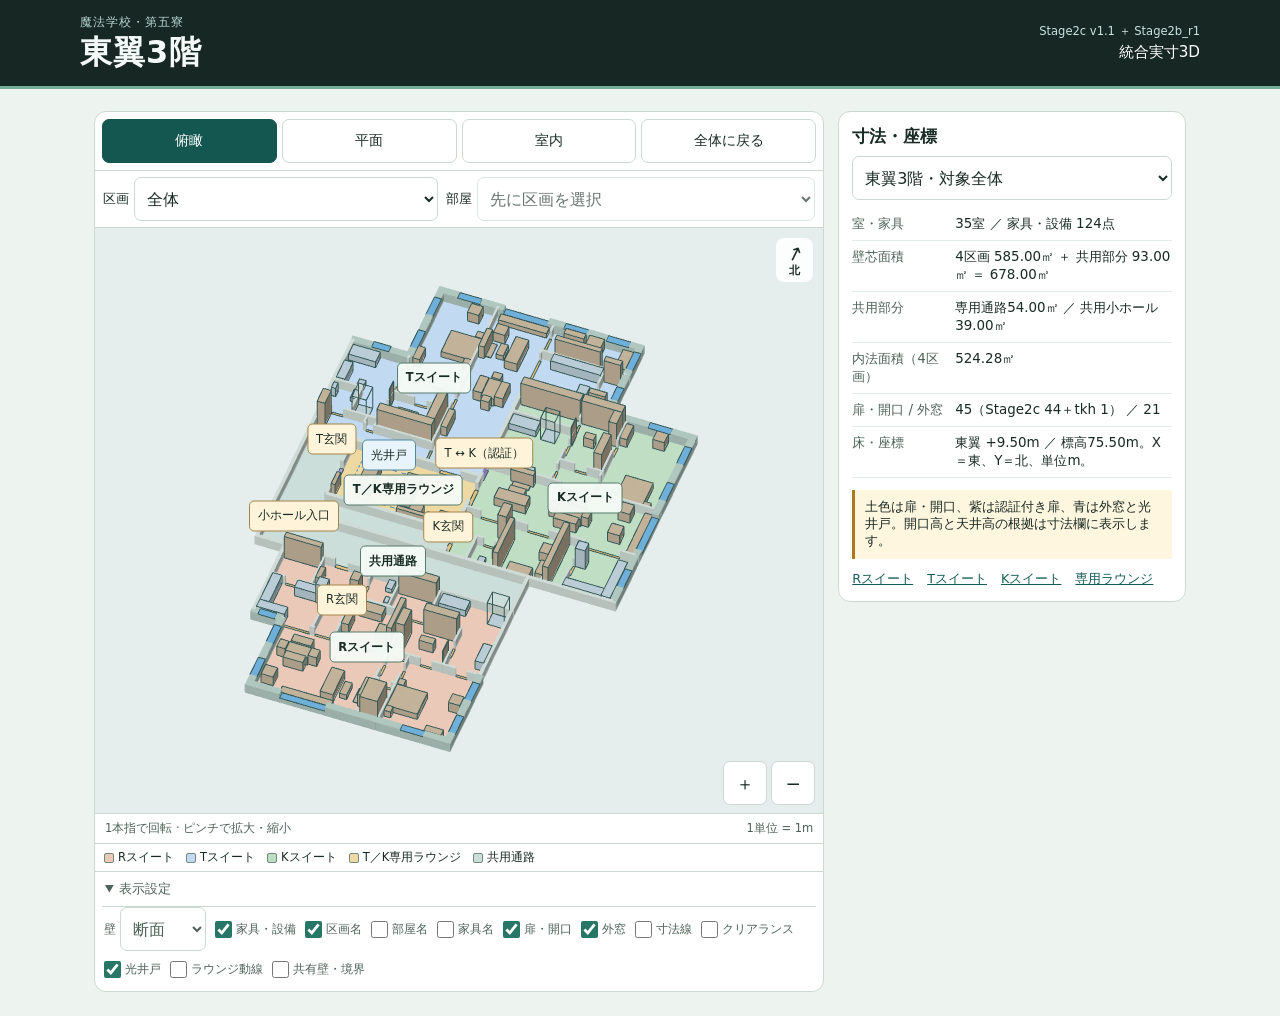
<file: third-floor/index.html>
<!doctype html>
<html lang="ja">
<head>
<meta charset="utf-8">
<meta name="viewport" content="width=device-width,initial-scale=1,viewport-fit=cover">
<meta name="theme-color" content="#172723">
<title>第五寮 東翼3階｜統合実寸3D</title>
<style>
:root{color-scheme:light;--ink:#142a2d;--muted:#4a6061;--line:#c9d9d7;--accent:#176c64;--paper:#f0f5f4;font-family:system-ui,-apple-system,BlinkMacSystemFont,sans-serif;color:var(--ink);background:var(--paper)}
*{box-sizing:border-box}
body{margin:0;overscroll-behavior:none}
.mast{display:flex;align-items:center;justify-content:space-between;gap:14px;background:#102729;color:#f4faf8;padding:15px max(16px,calc((100vw - 1120px)/2));border-bottom:3px solid #5bada0}
.mast p{margin:0 0 3px;font-size:.73rem;letter-spacing:.09em;color:#b4d3ce}
h1{font-size:clamp(1.3rem,3.8vw,2rem);line-height:1.2;margin:0;letter-spacing:.03em}
.version{font-size:.72rem;white-space:nowrap;color:#c8e4df;text-align:right;font-variant-numeric:tabular-nums}
.version span{display:block;font-size:.95rem;color:white;margin-top:3px}
main{width:min(1120px,100%);margin:auto;padding:14px 14px max(24px,env(safe-area-inset-bottom));display:grid;gap:14px}
.workspace,.inspection{background:#fff;border:1px solid var(--line);border-radius:12px;overflow:hidden;min-width:0}
.toolbar{display:flex;gap:5px;padding:7px;border-bottom:1px solid var(--line)}
button,select{font:inherit;color:inherit;background:#fff;border:1px solid var(--line);border-radius:7px;min-height:44px}
button{cursor:pointer;padding:0 12px}
button[aria-pressed=true]{background:#145751;color:white;border-color:#145751}
:focus-visible{outline:2px solid #277e76;outline-offset:2px}
.toolbar button{flex:1;font-size:.87rem;padding:0 5px}
button:hover:not([aria-pressed=true]){background:#edf6f3}
select{padding:0 8px;font-size:16px;max-width:100%}
.viewport{position:relative;height:clamp(260px,48vh,540px);height:clamp(260px,48svh,540px);background:#e6eeed;touch-action:none;overscroll-behavior:contain;user-select:none;-webkit-user-select:none;overflow:hidden;outline-offset:-3px}
.viewport canvas{display:block;width:100%;height:100%}
.labels{position:absolute;inset:0;overflow:hidden;pointer-events:none}
.label{position:absolute;max-width:135px;min-height:28px;padding:4px 8px;font-size:.72rem;line-height:1.2;white-space:nowrap;background:#fffffff2;border:1px solid #64817e;border-radius:5px;transform:translate(-50%,-50%);pointer-events:auto;touch-action:none}
.label.active{background:#145751;color:#fff}
.label[hidden],#loading[hidden]{display:none}
#compass{position:absolute;top:10px;right:10px;width:37px;height:44px;display:grid;place-content:center;text-align:center;background:#ffffffdb;border-radius:8px;line-height:1.1;font-size:.68rem;pointer-events:none}
#north{display:block;font-size:1.2rem}
.zoom{position:absolute;bottom:8px;right:8px;display:flex;gap:4px}
.zoom button{width:44px;padding:0;font-size:1.15rem;touch-action:manipulation}
#loading{position:absolute;left:50%;top:50%;width:max-content;max-width:85%;transform:translate(-50%,-50%);padding:12px;background:white;border-radius:6px;font-size:.85rem}
.caption{display:flex;flex-wrap:wrap;justify-content:space-between;gap:3px 8px;padding:7px 10px;font-size:.72rem;color:var(--muted);border-top:1px solid var(--line)}
.layers{margin:0;padding:4px 8px;display:flex;flex-wrap:wrap;column-gap:12px;border-top:1px solid var(--line);font-size:.82rem}
.layers label{display:flex;align-items:center;min-height:44px;gap:4px;white-space:nowrap}
.layers input{accent-color:var(--accent);width:17px;height:17px;margin:0}
.inspection{padding:13px}
.inspect-head{display:flex;flex-wrap:wrap;justify-content:space-between;align-items:center;gap:8px;margin-bottom:8px}
h2{margin:0;font-size:1.05rem}
#object{flex:1;min-width:0}
dl{margin:0}
dl div{display:grid;grid-template-columns:minmax(90px,30%) 1fr;gap:7px;padding:7px 0;border-bottom:1px solid #e3ecea;font-size:.84rem}
dt{color:var(--muted)}
dd{margin:0;overflow-wrap:anywhere;font-variant-numeric:tabular-nums}
.caution{font-size:.81rem;margin:12px 0;padding:9px 10px;background:#fff6df;border-left:3px solid #ad7b1b}
details{font-size:.82rem;color:var(--muted)}
details p{margin:6px 0 0}
summary{cursor:pointer}
.sr{position:absolute;width:1px;height:1px;padding:0;overflow:hidden;clip-path:inset(50%);white-space:nowrap}
@media(min-width:1024px){main{grid-template-columns:minmax(0,2.1fr) minmax(0,1fr);align-items:start;padding-top:22px}.viewport{height:clamp(400px,66vh,680px)}.inspect-head{align-items:stretch;flex-direction:column}}
.room-control{display:flex;align-items:center;gap:10px;padding:4px 10px 7px;border-bottom:1px solid var(--line);font-size:.85rem}
.room-control select{flex:1;min-width:0}
.viewport{height:clamp(265px,46svh,540px)}
.label{min-height:31px;font-size:.72rem;max-width:min(148px,44vw);white-space:nowrap;overflow:hidden;text-overflow:ellipsis}
.label[data-layer=equipment]{font-size:.68rem;background:#fbfaf0f5;border-color:#999078}
.label.active{color:#fff;background:#145751}
.key{display:flex;flex-wrap:wrap;gap:5px 12px;margin-top:12px;font-size:.75rem}
.key span::before{content:"";display:inline-block;width:.65rem;height:.65rem;margin-right:5px;border:1px solid #657e7c;border-radius:2px}
.door-key::before{background:#eecb81}.window-key::before{background:#7dc1e5}.space-key::before{background:#7ac8bb}
.bath-link{color:#175d57;font-size:.82rem}
@media(min-width:1024px){.viewport{height:clamp(400px,65vh,680px)}}
@media(max-width:430px){.layers{column-gap:9px;font-size:.76rem}main{padding-inline:9px}}

.suite-links{display:flex;flex-wrap:wrap;gap:10px 14px;font-size:.80rem}.suite-links a{color:#175d57}.label[data-layer=opening]{border-color:#a6874a;background:#fff6dff5}.label.active[data-layer=opening]{color:#fff;background:#145751}
.door-buttons{display:flex;gap:5px;padding:6px 7px;border-bottom:1px solid var(--line)}
.door-buttons button{flex:1;min-width:0;padding:0 4px;font-size:.8rem}
.label[data-layer=roof]{background:#e8f4fb;border-color:#5386a3}
.label[data-layer=roof].active{background:#145751}
.measure-mark{position:absolute;pointer-events:none;padding:2px 6px;border-radius:4px;background:#eef5f5;color:#28575b;font-size:.7rem;white-space:nowrap;transform:translate(-50%,-50%);}
:root{--ink:#192b25;--muted:#4d6258;--line:#cbd9d0;--accent:#287766;--paper:#edf3ef}
.mast{background:#172723;border-bottom-color:#76ad98}
.navigation{display:grid;grid-template-columns:minmax(0,.95fr) minmax(0,1.05fr);gap:8px;padding:6px 8px;border-bottom:1px solid var(--line)}
.navigation label{display:flex;align-items:center;gap:5px;min-width:0;font-size:.8rem;white-space:nowrap}
.navigation select{flex:1;min-width:0;width:0}
.navigation select:disabled{opacity:.65}
.palette{display:flex;flex-wrap:wrap;gap:4px 12px;padding:6px 9px;border-top:1px solid var(--line);font-size:.72rem}
.palette span{white-space:nowrap;display:inline-flex;align-items:center;gap:4px}
.palette i{width:10px;height:10px;border:1px solid #73897d;border-radius:2px;display:inline-block;background:var(--swatch)}
.layer-panel{margin:0;border-top:1px solid var(--line);padding:0 7px}
.layer-panel summary{padding:8px 3px;min-height:34px}
.layer-panel .layers{padding:0 2px 4px;font-size:.78rem;gap:0 9px}
.layer-panel .layers label{min-height:36px}
.label[data-layer=zone]{font-weight:670;background:#f5faf5f5;border:1px solid #54796a}
.label[data-layer=opening]{background:#fff4d9;border-color:#a4844a}
.label[data-layer=zone].active,.label[data-layer=opening].active{background:#145751;color:#fff}
.label[data-layer=room],.label[data-layer=equipment]{font-size:.66rem;font-weight:500;min-height:25px;padding:4px 5px}
.measure-mark{z-index:1}
@media(max-width:430px){.navigation{gap:5px;padding-inline:6px}.toolbar button{font-size:.76rem}.label[data-layer=zone]{font-size:.65rem;padding:3px 5px;min-height:26px}.layer-panel .layers label{min-height:44px}}
</style>
<script type="application/json" id="floor-data">{"source":{"stage2c":"Stage2c_suites_v1.1(確定保存用の修正版)","stage2b":"Stage2b_r1","jsonSha256":{"Stage2c_suites_内部間取り.json":"db0b95b4124ebecfe75d44c137b5c39e2ad6873118d0927cc6ff68f14aaa2c25","Stage2b_r1_ゾーン配置.json":"53b501978741c03896775a2fe58799e6dfb3358db235b8f87e4ec1508d49f8b9"},"zipSha256":{"Private-lounge_GitHub-Pages(1).zip":"31a963646da41f8fe2054565a1cba3287210d1e659c8f63437b4d53eb51a1f59","R-suite_GitHub-Pages(1).zip":"c3667ec37e25ad89daf3925e407e2b8eb5e33154660b7807d209a7b4cd80f236","Stage2b_r1_3Fゾーニング参照用.zip":"722a39743c761109e76cd4f6d00074ebf9b5dfac68d8ac5c2fd56efa5dc01e44","Stage2c_suites_v1.1(1).zip":"0d0dc52ef2782cc72565515003bca659bb3abd094b7b6f416e372fc423d5ef10","TK-suites_GitHub-Pages(1).zip":"a44222e011ac4900fa681928825072b3d73b813e48bf0b55e6dd33a0a2ff3e0b"},"localOrigins":{"R":[640,524],"T":[638,539],"K":[638,539],"L":[638,539]},"doorImportCounts":{"R_ent":1,"R_hall_living":1,"R_wc":1,"R_kitchen":1,"R_pantry":1,"R_study":1,"R_ph":1,"R_ph_br":1,"R_ph_wr":1,"R_closet":1,"R_wr_br":1,"R_ba_br":1,"R_ba_wr":1,"R_storage":1,"T_ent":1,"TK":2,"L_T":2,"T_hall_living":1,"T_coat":1,"T_wc":1,"T_ph":1,"T_ph_wr":1,"T_ph_br":1,"T_ph_ba":1,"T_wr_ba":1,"T_br_ba":1,"T_kitchen":1,"T_pantry":1,"T_study":1,"K_ent":1,"L_K":2,"K_hall_living":1,"K_wc":1,"K_study":1,"K_kitchen":1,"K_pantry":1,"K_ph":1,"K_ph_br":1,"K_ph_wr":1,"K_ph_ba":1,"K_wr_ba":1,"K_wr_br":1,"K_storage":1,"L_3rd":1}},"rooms":[{"id":"wing_e.3F.suite_T.entry","short_id":"T.entry","parent_zone":"wing_e.3F.suite_T","suite":"T","kind":"entry","name":"玄関ホール","zone_class":"パブリック","rects":[[638,546,641.2,548.2],[641.2,546,646,547.6]],"area_centreline_m2":14.72,"area_inner_m2":12.73,"wall_deduction_m2":1.99,"min_clear_dim_m":[2.0,1.4],"target_m2":null,"target_ok":null,"target_note":null,"exterior_edges":[],"windows":[],"status":"仮案(Stage2c 第1便)"},{"id":"wing_e.3F.suite_T.coat","short_id":"T.coat","parent_zone":"wing_e.3F.suite_T","suite":"T","kind":"storage","name":"コート収納","zone_class":"パブリック","rects":[[641.2,547.6,642,548.2]],"area_centreline_m2":0.48,"area_inner_m2":0.29,"wall_deduction_m2":0.19,"min_clear_dim_m":[0.45],"target_m2":null,"target_ok":null,"target_note":null,"exterior_edges":[],"windows":[],"status":"仮案(Stage2c 第1便)"},{"id":"wing_e.3F.suite_T.wc","short_id":"T.wc","parent_zone":"wing_e.3F.suite_T","suite":"T","kind":"guest_wc","name":"ゲスト用トイレ","zone_class":"パブリック","rects":[[638,548.2,640,550.4]],"area_centreline_m2":4.4,"area_inner_m2":3.69,"wall_deduction_m2":0.71,"min_clear_dim_m":[1.8],"target_m2":null,"target_ok":null,"target_note":null,"exterior_edges":[],"windows":[],"status":"仮案(Stage2c 第1便)"},{"id":"wing_e.3F.suite_T.living","short_id":"T.living","parent_zone":"wing_e.3F.suite_T","suite":"T","kind":"living","name":"リビング・ダイニング","zone_class":"パブリック","rects":[[646,546,650,560]],"area_centreline_m2":56.0,"area_inner_m2":52.06,"wall_deduction_m2":3.94,"min_clear_dim_m":[3.8],"target_m2":[45,59],"target_ok":true,"target_note":"原作者承認 2026-11-17:Tのリビングは約59㎡まで可","exterior_edges":[{"a":[646.0,560.0],"b":[650.0,560.0],"length_m":4.0,"facing":"北"}],"windows":[{"facing":"北","centre":[648.0,560.0],"width_m":3.1,"orient":"h","type":"大窓+造り付けウィンドウシート(長さ3.5m)","sill_m":0.45}],"status":"仮案(Stage2c 第1便)"},{"id":"wing_e.3F.suite_T.kitchen","short_id":"T.kitchen","parent_zone":"wing_e.3F.suite_T","suite":"T","kind":"kitchen","name":"キッチン","zone_class":"パブリック","rects":[[650,554,654.5,557.5]],"area_centreline_m2":15.75,"area_inner_m2":14.36,"wall_deduction_m2":1.39,"min_clear_dim_m":[3.3],"target_m2":null,"target_ok":null,"target_note":null,"exterior_edges":[],"windows":[],"status":"仮案(Stage2c 第1便)"},{"id":"wing_e.3F.suite_T.pantry","short_id":"T.pantry","parent_zone":"wing_e.3F.suite_T","suite":"T","kind":"storage","name":"パントリー","zone_class":"パブリック","rects":[[654.5,554,656,557.5]],"area_centreline_m2":5.25,"area_inner_m2":3.88,"wall_deduction_m2":1.37,"min_clear_dim_m":[1.18],"target_m2":null,"target_ok":null,"target_note":null,"exterior_edges":[{"a":[656.0,554.0],"b":[656.0,557.5],"length_m":3.5,"facing":"東"}],"windows":[{"facing":"東","centre":[656.0,555.75],"width_m":1.2,"orient":"v","type":"窓","sill_m":0.75}],"status":"仮案(Stage2c 第1便)"},{"id":"wing_e.3F.suite_T.study","short_id":"T.study","parent_zone":"wing_e.3F.suite_T","suite":"T","kind":"study","name":"書斎","zone_class":"パブリック","rects":[[650,557.5,656,560]],"area_centreline_m2":15.0,"area_inner_m2":12.34,"wall_deduction_m2":2.66,"min_clear_dim_m":[2.17],"target_m2":[12,15],"target_ok":true,"target_note":null,"exterior_edges":[{"a":[650.0,560.0],"b":[656.0,560.0],"length_m":6.0,"facing":"北"},{"a":[656.0,557.5],"b":[656.0,560.0],"length_m":2.5,"facing":"東"}],"windows":[{"facing":"北","centre":[651.5,560.0],"width_m":1.6,"orient":"h","type":"窓","sill_m":0.75},{"facing":"北","centre":[654.5,560.0],"width_m":1.6,"orient":"h","type":"窓","sill_m":0.75},{"facing":"東","centre":[656.0,558.75],"width_m":1.6,"orient":"v","type":"窓","sill_m":0.75}],"status":"仮案(Stage2c 第1便)"},{"id":"wing_e.3F.suite_T.ph","short_id":"T.ph","parent_zone":"wing_e.3F.suite_T","suite":"T","kind":"private_hall","name":"プライベートホール","zone_class":"プライベート","rects":[[642,550.8,646,552.6]],"area_centreline_m2":7.2,"area_inner_m2":6.35,"wall_deduction_m2":0.85,"min_clear_dim_m":[1.65],"target_m2":null,"target_ok":null,"target_note":null,"exterior_edges":[],"windows":[],"status":"仮案(Stage2c 第1便)"},{"id":"wing_e.3F.suite_T.wardrobe","short_id":"T.wardrobe","parent_zone":"wing_e.3F.suite_T","suite":"T","kind":"wardrobe","name":"衣装室","zone_class":"プライベート","rects":[[642,547.6,646,550.8]],"area_centreline_m2":12.8,"area_inner_m2":11.74,"wall_deduction_m2":1.06,"min_clear_dim_m":[3.05],"target_m2":[12,15],"target_ok":true,"target_note":null,"exterior_edges":[],"windows":[],"status":"仮案(Stage2c 第1便)"},{"id":"wing_e.3F.suite_T.bath","short_id":"T.bath","parent_zone":"wing_e.3F.suite_T","suite":"T","kind":"bath","name":"主寝室専用浴室","zone_class":"プライベート","rects":[[638,550.4,642,554],[640,548.2,642,550.4]],"area_centreline_m2":18.8,"area_inner_m2":16.52,"wall_deduction_m2":2.28,"min_clear_dim_m":[3.35,1.85],"target_m2":[18,22],"target_ok":true,"target_note":null,"exterior_edges":[{"a":[638.0,554.0],"b":[642.0,554.0],"length_m":4.0,"facing":"北"}],"windows":[{"facing":"北","centre":[640.0,554.0],"width_m":1.2,"orient":"h","type":"型板ガラス","sill_m":1.1}],"status":"仮案(Stage2c 第1便)"},{"id":"wing_e.3F.suite_T.bedroom","short_id":"T.bedroom","parent_zone":"wing_e.3F.suite_T","suite":"T","kind":"bedroom","name":"主寝室","zone_class":"プライベート","rects":[[642,552.6,646,560]],"area_centreline_m2":29.6,"area_inner_m2":26.23,"wall_deduction_m2":3.37,"min_clear_dim_m":[3.67],"target_m2":[28,32],"target_ok":true,"target_note":null,"exterior_edges":[{"a":[642.0,560.0],"b":[646.0,560.0],"length_m":4.0,"facing":"北"},{"a":[642.0,554.0],"b":[642.0,560.0],"length_m":6.0,"facing":"西"}],"windows":[{"facing":"西","centre":[642.0,555.5],"width_m":1.6,"orient":"v","type":"窓","sill_m":0.75},{"facing":"西","centre":[642.0,558.5],"width_m":1.6,"orient":"v","type":"窓","sill_m":0.75},{"facing":"北","centre":[644.0,560.0],"width_m":1.6,"orient":"h","type":"窓","sill_m":0.75}],"status":"仮案(Stage2c 第1便)"},{"id":"wing_e.3F.suite_K.entry","short_id":"K.entry","parent_zone":"wing_e.3F.suite_K","suite":"K","kind":"entry","name":"玄関ホール","zone_class":"パブリック","rects":[[650,539,651.6,543.25],[651.6,541.1,653.4,543.25]],"area_centreline_m2":10.67,"area_inner_m2":9.28,"wall_deduction_m2":1.39,"min_clear_dim_m":[1.48,1.72],"target_m2":null,"target_ok":null,"target_note":null,"exterior_edges":[],"windows":[],"status":"仮案(Stage2c 第1便)"},{"id":"wing_e.3F.suite_K.wc","short_id":"K.wc","parent_zone":"wing_e.3F.suite_K","suite":"K","kind":"guest_wc","name":"ゲスト用トイレ","zone_class":"パブリック","rects":[[651.6,539,653.4,541.1]],"area_centreline_m2":3.78,"area_inner_m2":3.14,"wall_deduction_m2":0.65,"min_clear_dim_m":[1.65],"target_m2":null,"target_ok":null,"target_note":null,"exterior_edges":[],"windows":[],"status":"仮案(Stage2c 第1便)"},{"id":"wing_e.3F.suite_K.study","short_id":"K.study","parent_zone":"wing_e.3F.suite_K","suite":"K","kind":"study","name":"書斎","zone_class":"パブリック","rects":[[653.4,539,656.9,543.25]],"area_centreline_m2":14.88,"area_inner_m2":13.57,"wall_deduction_m2":1.31,"min_clear_dim_m":[3.35],"target_m2":[12,15],"target_ok":true,"target_note":null,"exterior_edges":[],"windows":[],"status":"仮案(Stage2c 第1便)"},{"id":"wing_e.3F.suite_K.pantry","short_id":"K.pantry","parent_zone":"wing_e.3F.suite_K","suite":"K","kind":"storage","name":"パントリー","zone_class":"パブリック","rects":[[656.9,539,658.3,543.25]],"area_centreline_m2":5.95,"area_inner_m2":5.06,"wall_deduction_m2":0.89,"min_clear_dim_m":[1.25],"target_m2":null,"target_ok":null,"target_note":null,"exterior_edges":[],"windows":[],"status":"仮案(Stage2c 第1便)"},{"id":"wing_e.3F.suite_K.kitchen","short_id":"K.kitchen","parent_zone":"wing_e.3F.suite_K","suite":"K","kind":"kitchen","name":"キッチン","zone_class":"パブリック","rects":[[658.3,539,662,543.25]],"area_centreline_m2":15.73,"area_inner_m2":13.67,"wall_deduction_m2":2.06,"min_clear_dim_m":[3.38],"target_m2":null,"target_ok":null,"target_note":null,"exterior_edges":[{"a":[662.0,539.0],"b":[662.0,543.25],"length_m":4.25,"facing":"東"}],"windows":[{"facing":"東","centre":[662.0,541.12],"width_m":1.6,"orient":"v","type":"窓","sill_m":0.75}],"status":"仮案(Stage2c 第1便)"},{"id":"wing_e.3F.suite_K.living","short_id":"K.living","parent_zone":"wing_e.3F.suite_K","suite":"K","kind":"living","name":"リビング・ダイニング","zone_class":"パブリック","rects":[[650,543.25,662,547.4]],"area_centreline_m2":49.8,"area_inner_m2":46.5,"wall_deduction_m2":3.3,"min_clear_dim_m":[4.0],"target_m2":[45,50],"target_ok":true,"target_note":null,"exterior_edges":[{"a":[662.0,543.25],"b":[662.0,547.4],"length_m":4.15,"facing":"東"}],"windows":[{"facing":"東","centre":[662.0,545.33],"width_m":3.2,"orient":"v","type":"大窓+造り付けウィンドウシート(長さ3.6m)","sill_m":0.45}],"status":"仮案(Stage2c 第1便)"},{"id":"wing_e.3F.suite_K.ph","short_id":"K.ph","parent_zone":"wing_e.3F.suite_K","suite":"K","kind":"private_hall","name":"プライベートホール","zone_class":"プライベート","rects":[[654.4,547.4,657.4,549.2]],"area_centreline_m2":5.4,"area_inner_m2":4.7,"wall_deduction_m2":0.7,"min_clear_dim_m":[1.65],"target_m2":null,"target_ok":null,"target_note":null,"exterior_edges":[],"windows":[],"status":"仮案(Stage2c 第1便)"},{"id":"wing_e.3F.suite_K.bath","short_id":"K.bath","parent_zone":"wing_e.3F.suite_K","suite":"K","kind":"bath","name":"主寝室専用浴室","zone_class":"プライベート","rects":[[650,547.4,654.4,552]],"area_centreline_m2":20.24,"area_inner_m2":18.69,"wall_deduction_m2":1.55,"min_clear_dim_m":[4.2],"target_m2":[18,22],"target_ok":true,"target_note":null,"exterior_edges":[],"windows":[],"status":"仮案(Stage2c 第1便)"},{"id":"wing_e.3F.suite_K.wardrobe","short_id":"K.wardrobe","parent_zone":"wing_e.3F.suite_K","suite":"K","kind":"wardrobe","name":"衣装室","zone_class":"プライベート","rects":[[654.4,549.2,657.4,554]],"area_centreline_m2":14.4,"area_inner_m2":12.94,"wall_deduction_m2":1.46,"min_clear_dim_m":[2.85],"target_m2":[12,15],"target_ok":true,"target_note":null,"exterior_edges":[{"a":[656.0,554.0],"b":[657.4,554.0],"length_m":1.4,"facing":"北"}],"windows":[],"status":"仮案(Stage2c 第1便)"},{"id":"wing_e.3F.suite_K.storage","short_id":"K.storage","parent_zone":"wing_e.3F.suite_K","suite":"K","kind":"storage","name":"収納(リネン・旅行鞄)","zone_class":"プライベート","rects":[[650,552,654.4,554]],"area_centreline_m2":8.8,"area_inner_m2":7.56,"wall_deduction_m2":1.24,"min_clear_dim_m":[1.8],"target_m2":null,"target_ok":null,"target_note":null,"exterior_edges":[],"windows":[],"status":"仮案(Stage2c 第1便)"},{"id":"wing_e.3F.suite_K.bedroom","short_id":"K.bedroom","parent_zone":"wing_e.3F.suite_K","suite":"K","kind":"bedroom","name":"主寝室","zone_class":"プライベート","rects":[[657.4,547.4,662,554]],"area_centreline_m2":30.36,"area_inner_m2":26.83,"wall_deduction_m2":3.53,"min_clear_dim_m":[4.28],"target_m2":[28,32],"target_ok":true,"target_note":null,"exterior_edges":[{"a":[657.4,554.0],"b":[662.0,554.0],"length_m":4.6,"facing":"北"},{"a":[662.0,547.4],"b":[662.0,554.0],"length_m":6.6,"facing":"東"}],"windows":[{"facing":"東","centre":[662.0,549.05],"width_m":1.6,"orient":"v","type":"窓","sill_m":0.75},{"facing":"東","centre":[662.0,552.35],"width_m":1.6,"orient":"v","type":"窓","sill_m":0.75},{"facing":"北","centre":[659.7,554.0],"width_m":1.6,"orient":"h","type":"窓","sill_m":0.75}],"status":"仮案(Stage2c 第1便)"},{"id":"wing_e.3F.suite_R.living","short_id":"R.living","parent_zone":"wing_e.3F.suite_R","suite":"R","kind":"living","name":"リビング・ダイニング","zone_class":"パブリック","rects":[[642,524,649.6,530]],"area_centreline_m2":45.6,"area_inner_m2":41.29,"wall_deduction_m2":4.31,"min_clear_dim_m":[5.67],"target_m2":[45,50],"target_ok":true,"target_note":null,"exterior_edges":[{"a":[642.0,524.0],"b":[649.6,524.0],"length_m":7.6,"facing":"南"},{"a":[642.0,524.0],"b":[642.0,530.0],"length_m":6.0,"facing":"西"}],"windows":[{"facing":"南","centre":[645.8,524.0],"width_m":3.2,"orient":"h","type":"大窓+造り付けウィンドウシート(長さ3.6m)","sill_m":0.45},{"facing":"西","centre":[642.0,525.5],"width_m":1.6,"orient":"v","type":"窓","sill_m":0.75},{"facing":"西","centre":[642.0,528.5],"width_m":1.6,"orient":"v","type":"窓","sill_m":0.75}],"status":"仮案(Stage2c 第1便)"},{"id":"wing_e.3F.suite_R.ph","short_id":"R.ph","parent_zone":"wing_e.3F.suite_R","suite":"R","kind":"private_hall","name":"プライベートホール","zone_class":"プライベート","rects":[[649.6,527.4,651,530]],"area_centreline_m2":3.64,"area_inner_m2":3.06,"wall_deduction_m2":0.58,"min_clear_dim_m":[1.25],"target_m2":null,"target_ok":null,"target_note":null,"exterior_edges":[],"windows":[],"status":"仮案(Stage2c 第1便)"},{"id":"wing_e.3F.suite_R.closet","short_id":"R.closet","parent_zone":"wing_e.3F.suite_R","suite":"R","kind":"storage","name":"私室収納","zone_class":"プライベート","rects":[[649.6,524,651,527.4]],"area_centreline_m2":4.76,"area_inner_m2":3.84,"wall_deduction_m2":0.92,"min_clear_dim_m":[1.25],"target_m2":null,"target_ok":null,"target_note":null,"exterior_edges":[{"a":[649.6,524.0],"b":[651.0,524.0],"length_m":1.4,"facing":"南"}],"windows":[],"status":"仮案(Stage2c 第1便)"},{"id":"wing_e.3F.suite_R.bedroom","short_id":"R.bedroom","parent_zone":"wing_e.3F.suite_R","suite":"R","kind":"bedroom","name":"主寝室","zone_class":"プライベート","rects":[[651,524,656,530]],"area_centreline_m2":30.0,"area_inner_m2":26.53,"wall_deduction_m2":3.47,"min_clear_dim_m":[4.67],"target_m2":[28,32],"target_ok":true,"target_note":null,"exterior_edges":[{"a":[651.0,524.0],"b":[656.0,524.0],"length_m":5.0,"facing":"南"},{"a":[656.0,524.0],"b":[656.0,530.0],"length_m":6.0,"facing":"東"}],"windows":[{"facing":"東","centre":[656.0,525.5],"width_m":1.6,"orient":"v","type":"窓","sill_m":0.75},{"facing":"東","centre":[656.0,528.5],"width_m":1.6,"orient":"v","type":"窓","sill_m":0.75},{"facing":"南","centre":[653.5,524.0],"width_m":1.6,"orient":"h","type":"窓","sill_m":0.75}],"status":"仮案(Stage2c 第1便)"},{"id":"wing_e.3F.suite_R.kitchen","short_id":"R.kitchen","parent_zone":"wing_e.3F.suite_R","suite":"R","kind":"kitchen","name":"キッチン","zone_class":"パブリック","rects":[[640,530,644.2,533.4]],"area_centreline_m2":14.28,"area_inner_m2":12.67,"wall_deduction_m2":1.61,"min_clear_dim_m":[3.25],"target_m2":null,"target_ok":null,"target_note":null,"exterior_edges":[{"a":[640.0,530.0],"b":[642.0,530.0],"length_m":2.0,"facing":"南"}],"windows":[{"facing":"南","centre":[641.0,530.0],"width_m":1.2,"orient":"h","type":"窓","sill_m":0.75}],"status":"仮案(Stage2c 第1便)"},{"id":"wing_e.3F.suite_R.pantry","short_id":"R.pantry","parent_zone":"wing_e.3F.suite_R","suite":"R","kind":"storage","name":"パントリー","zone_class":"パブリック","rects":[[640,533.4,642.8,536]],"area_centreline_m2":7.28,"area_inner_m2":6.24,"wall_deduction_m2":1.04,"min_clear_dim_m":[2.4],"target_m2":null,"target_ok":null,"target_note":null,"exterior_edges":[],"windows":[],"status":"仮案(Stage2c 第1便)"},{"id":"wing_e.3F.suite_R.entry","short_id":"R.entry","parent_zone":"wing_e.3F.suite_R","suite":"R","kind":"entry","name":"玄関ホール","zone_class":"パブリック","rects":[[642.8,533.4,646.2,536],[644.2,530,645.8,533.4]],"area_centreline_m2":14.28,"area_inner_m2":12.74,"wall_deduction_m2":1.54,"min_clear_dim_m":[2.48,1.45],"target_m2":null,"target_ok":null,"target_note":null,"exterior_edges":[],"windows":[],"status":"仮案(Stage2c 第1便)"},{"id":"wing_e.3F.suite_R.wc","short_id":"R.wc","parent_zone":"wing_e.3F.suite_R","suite":"R","kind":"guest_wc","name":"ゲスト用トイレ","zone_class":"パブリック","rects":[[646.2,533.4,648.2,536]],"area_centreline_m2":5.2,"area_inner_m2":4.44,"wall_deduction_m2":0.76,"min_clear_dim_m":[1.85],"target_m2":null,"target_ok":null,"target_note":null,"exterior_edges":[],"windows":[],"status":"仮案(Stage2c 第1便)"},{"id":"wing_e.3F.suite_R.study","short_id":"R.study","parent_zone":"wing_e.3F.suite_R","suite":"R","kind":"study","name":"書斎","zone_class":"パブリック","rects":[[645.8,530,649.6,533.4]],"area_centreline_m2":12.92,"area_inner_m2":11.86,"wall_deduction_m2":1.06,"min_clear_dim_m":[3.25],"target_m2":[12,15],"target_ok":true,"target_note":null,"exterior_edges":[],"windows":[],"status":"仮案(Stage2c 第1便)"},{"id":"wing_e.3F.suite_R.wardrobe","short_id":"R.wardrobe","parent_zone":"wing_e.3F.suite_R","suite":"R","kind":"wardrobe","name":"衣装室","zone_class":"プライベート","rects":[[649.6,530,653.4,533.4]],"area_centreline_m2":12.92,"area_inner_m2":11.86,"wall_deduction_m2":1.06,"min_clear_dim_m":[3.25],"target_m2":[12,15],"target_ok":true,"target_note":null,"exterior_edges":[],"windows":[],"status":"仮案(Stage2c 第1便)"},{"id":"wing_e.3F.suite_R.storage","short_id":"R.storage","parent_zone":"wing_e.3F.suite_R","suite":"R","kind":"storage","name":"収納(リネン・旅行鞄)","zone_class":"プライベート","rects":[[648.2,533.4,651,536]],"area_centreline_m2":7.28,"area_inner_m2":6.36,"wall_deduction_m2":0.92,"min_clear_dim_m":[2.4],"target_m2":null,"target_ok":null,"target_note":null,"exterior_edges":[],"windows":[],"status":"仮案(Stage2c 第1便)"},{"id":"wing_e.3F.suite_R.bath","short_id":"R.bath","parent_zone":"wing_e.3F.suite_R","suite":"R","kind":"bath","name":"主寝室専用浴室","zone_class":"プライベート","rects":[[653.4,530,656,533.4],[651,533.4,656,536]],"area_centreline_m2":21.84,"area_inner_m2":19.69,"wall_deduction_m2":2.15,"min_clear_dim_m":[2.4,2.48],"target_m2":[18,22],"target_ok":true,"target_note":null,"exterior_edges":[],"windows":[],"status":"仮案(Stage2c 第1便)"},{"id":"wing_e.3F.tk_lounge.lounge","short_id":"L.lounge","parent_zone":"wing_e.3F.tk_lounge","suite":"L","kind":"lounge","name":"T/K専用ラウンジ","zone_class":"共用(T/K)","rects":[[641,541,650,546]],"area_centreline_m2":45.0,"area_inner_m2":41.56,"wall_deduction_m2":3.44,"min_clear_dim_m":[4.75],"target_m2":null,"target_ok":null,"target_note":null,"exterior_edges":[],"windows":[],"status":"Stage2b_r1ゾーン(外形変更なし)"},{"id":"wing_e.3F.p_cor","short_id":"C.corridor","parent_zone":"wing_e.3F.p_cor","suite":"C","kind":"circulation","name":"専用通路","rects":[[638,536,656,539]],"area_centreline_m2":54.0,"exterior_edges":[],"windows":[]},{"id":"wing_e.3F.tk_hall","short_id":"C.hall","parent_zone":"wing_e.3F.tk_hall","suite":"C","kind":"circulation","name":"T・K共用小ホール","rects":[[638,539,641,546],[641,539,650,541]],"area_centreline_m2":39.0,"exterior_edges":[],"windows":[]}],"parentZones":{"wing_e.3F.suite_T":{"rects":[[642,554,656,560],[638,546,650,554]],"area_m2":180.0,"rooms_m2":180.0,"gap_m2":0.0,"outside_m2":0.0},"wing_e.3F.suite_K":{"rects":[[650,539,662,554]],"area_m2":180.0,"rooms_m2":180.0,"gap_m2":0.0,"outside_m2":0.0},"wing_e.3F.suite_R":{"rects":[[642,524,656,530],[640,530,656,536]],"area_m2":180.0,"rooms_m2":180.0,"gap_m2":0.0,"outside_m2":0.0},"wing_e.3F.tk_lounge":{"rects":[[641,541,650,546]],"area_m2":45.0,"rooms_m2":45.0,"gap_m2":0.0,"outside_m2":0.0},"wing_e.3F.p_cor":{"rects":[[638,536,656,539]],"area_m2":54.0},"wing_e.3F.tk_hall":{"rects":[[638,539,641,546],[641,539,650,541]],"area_m2":39.0}},"doors":[{"id":"T_ent","at":[639.5,546],"orient":"h","between":["wing_e.3F.tk_hall","wing_e.3F.suite_T.entry"],"kind":"door","clear_width_m":0.9,"swing_into":"wing_e.3F.suite_T.entry","auth":"なし","source":"Stage2b_r1(変更なし)","check":{"on_shared_wall":true,"end_margins_m":[1.05,1.04],"frame_margin_ok":true,"leaf_swing_inside_room":true}},{"id":"K_ent","at":[650,540],"orient":"v","between":["wing_e.3F.tk_hall","wing_e.3F.suite_K.entry"],"kind":"door","clear_width_m":0.9,"swing_into":"wing_e.3F.suite_K.entry","auth":"なし","source":"Stage2b_r1(変更なし)","check":{"on_shared_wall":true,"end_margins_m":[0.55,0.54],"frame_margin_ok":true,"leaf_swing_inside_room":true}},{"id":"R_ent","at":[644,536],"orient":"h","between":["wing_e.3F.p_cor","wing_e.3F.suite_R.entry"],"kind":"door","clear_width_m":0.9,"swing_into":"wing_e.3F.suite_R.entry","auth":"なし","source":"Stage2b_r1(変更なし)","check":{"on_shared_wall":true,"end_margins_m":[0.74,1.74],"frame_margin_ok":true,"leaf_swing_inside_room":true}},{"id":"TK","at":[650,546.75],"orient":"v","between":["wing_e.3F.suite_T.living","wing_e.3F.suite_K.living"],"kind":"hidden","clear_width_m":0.9,"swing_into":"wing_e.3F.suite_K.living","auth":"認証(両方向)。非常時は両側から手で開く","source":"Stage2b_r1 (650,550) → 移動(原作者承認)","finish":"T側=ネイビー系パネル、K側=深緑系パネルと一体の隠し扉","check":{"on_shared_wall":true,"end_margins_m":[0.3,0.2],"frame_margin_ok":true,"leaf_swing_inside_room":true}},{"id":"L_T","at":[647.9,546],"orient":"h","between":["wing_e.3F.tk_lounge","wing_e.3F.suite_T.living"],"kind":"double","clear_width_m":1.5,"swing_into":"wing_e.3F.suite_T.living","auth":"なし","source":"Stage2b_r1 (645.5,546) 有効0.9 → 移動・有効1.5(原作者承認)","finish":"装飾ガラス入り両開き扉","check":{"on_shared_wall":true,"end_margins_m":[1.15,1.34],"frame_margin_ok":true,"leaf_swing_inside_room":true}},{"id":"L_K","at":[650,544.6],"orient":"v","between":["wing_e.3F.tk_lounge","wing_e.3F.suite_K.living"],"kind":"double","clear_width_m":1.5,"swing_into":"wing_e.3F.suite_K.living","auth":"なし","source":"Stage2b_r1 (650,543.5) 有効0.9 → 移動・有効1.5(原作者承認)","finish":"装飾ガラス入り両開き扉","check":{"on_shared_wall":true,"end_margins_m":[0.6,0.64],"frame_margin_ok":true,"leaf_swing_inside_room":true}},{"id":"L_3rd","at":[641,543.5],"orient":"v","between":["wing_e.3F.tk_hall","wing_e.3F.tk_lounge"],"kind":"door","clear_width_m":0.9,"swing_into":"wing_e.3F.tk_lounge","auth":"認証","source":"Stage2b_r1(変更なし)","check":{"on_shared_wall":true,"end_margins_m":[2.05,2.04],"frame_margin_ok":true,"leaf_swing_inside_room":true}},{"id":"T_hall_living","at":[646,546.8],"orient":"v","between":["wing_e.3F.suite_T.entry","wing_e.3F.suite_T.living"],"kind":"arch","clear_width_m":1.3,"swing_into":null,"auth":"なし","check":{"on_shared_wall":true,"end_margins_m":[0.15,0.15],"frame_margin_ok":true,"leaf_swing_inside_room":null}},{"id":"T_coat","at":[641.6,547.6],"orient":"h","between":["wing_e.3F.suite_T.entry","wing_e.3F.suite_T.coat"],"kind":"door","clear_width_m":0.5,"swing_into":"wing_e.3F.suite_T.entry","auth":"なし","check":{"on_shared_wall":true,"end_margins_m":[0.15,0.14],"frame_margin_ok":true,"leaf_swing_inside_room":true}},{"id":"T_wc","at":[639.1,548.2],"orient":"h","between":["wing_e.3F.suite_T.entry","wing_e.3F.suite_T.wc"],"kind":"door","clear_width_m":0.8,"swing_into":"wing_e.3F.suite_T.wc","auth":"なし","note":"第2便で0.1m東へ(コート収納の使用スペース確保)","check":{"on_shared_wall":true,"end_margins_m":[0.7,0.49],"frame_margin_ok":true,"leaf_swing_inside_room":true}},{"id":"T_ph","at":[646,551.7],"orient":"v","between":["wing_e.3F.suite_T.living","wing_e.3F.suite_T.ph"],"kind":"door","clear_width_m":0.9,"swing_into":"wing_e.3F.suite_T.ph","auth":"なし","note":"リビング側からプライベートゾーンへ","check":{"on_shared_wall":true,"end_margins_m":[0.45,0.44],"frame_margin_ok":true,"leaf_swing_inside_room":true}},{"id":"T_ph_wr","at":[644.0,550.8],"orient":"h","between":["wing_e.3F.suite_T.ph","wing_e.3F.suite_T.wardrobe"],"kind":"door","clear_width_m":0.85,"swing_into":"wing_e.3F.suite_T.wardrobe","auth":"なし","check":{"on_shared_wall":true,"end_margins_m":[1.57,1.57],"frame_margin_ok":true,"leaf_swing_inside_room":true}},{"id":"T_ph_br","at":[644.6,552.6],"orient":"h","between":["wing_e.3F.suite_T.ph","wing_e.3F.suite_T.bedroom"],"kind":"door","clear_width_m":0.9,"swing_into":"wing_e.3F.suite_T.bedroom","auth":"なし","check":{"on_shared_wall":true,"end_margins_m":[2.15,0.94],"frame_margin_ok":true,"leaf_swing_inside_room":true}},{"id":"T_ph_ba","at":[642,551.7],"orient":"v","between":["wing_e.3F.suite_T.ph","wing_e.3F.suite_T.bath"],"kind":"door","clear_width_m":0.85,"swing_into":"wing_e.3F.suite_T.bath","auth":"なし","check":{"on_shared_wall":true,"end_margins_m":[0.47,0.47],"frame_margin_ok":true,"leaf_swing_inside_room":true}},{"id":"T_wr_ba","at":[642,549.5],"orient":"v","between":["wing_e.3F.suite_T.wardrobe","wing_e.3F.suite_T.bath"],"kind":"door","clear_width_m":0.8,"swing_into":"wing_e.3F.suite_T.bath","auth":"なし","check":{"on_shared_wall":true,"end_margins_m":[0.9,0.9],"frame_margin_ok":true,"leaf_swing_inside_room":true}},{"id":"T_br_ba","at":[642,553.3],"orient":"v","between":["wing_e.3F.suite_T.bedroom","wing_e.3F.suite_T.bath"],"kind":"door","clear_width_m":0.8,"swing_into":"wing_e.3F.suite_T.bath","auth":"なし","check":{"on_shared_wall":true,"end_margins_m":[0.29,0.29],"frame_margin_ok":true,"leaf_swing_inside_room":true}},{"id":"T_kitchen","at":[650,555.75],"orient":"v","between":["wing_e.3F.suite_T.living","wing_e.3F.suite_T.kitchen"],"kind":"arch","clear_width_m":2.9,"swing_into":null,"auth":"なし","note":"アーチ+腰壁でセミオープン","check":{"on_shared_wall":true,"end_margins_m":[0.3,0.29],"frame_margin_ok":true,"leaf_swing_inside_room":null}},{"id":"T_pantry","at":[654.5,555.75],"orient":"v","between":["wing_e.3F.suite_T.kitchen","wing_e.3F.suite_T.pantry"],"kind":"door","clear_width_m":0.8,"swing_into":"wing_e.3F.suite_T.pantry","auth":"なし","check":{"on_shared_wall":true,"end_margins_m":[1.35,1.34],"frame_margin_ok":true,"leaf_swing_inside_room":true}},{"id":"T_study","at":[650,558.45],"orient":"v","between":["wing_e.3F.suite_T.living","wing_e.3F.suite_T.study"],"kind":"double","clear_width_m":1.5,"swing_into":"wing_e.3F.suite_T.study","auth":"なし","finish":"装飾ガラス入り両開き扉","note":"第2便で0.3m南へ(リビング側の扉前の空き確保)","check":{"on_shared_wall":true,"end_margins_m":[0.2,0.79],"frame_margin_ok":true,"leaf_swing_inside_room":true}},{"id":"K_hall_living","at":[651.9,543.25],"orient":"h","between":["wing_e.3F.suite_K.entry","wing_e.3F.suite_K.living"],"kind":"arch","clear_width_m":1.6,"swing_into":null,"auth":"なし","check":{"on_shared_wall":true,"end_margins_m":[1.1,0.7],"frame_margin_ok":true,"leaf_swing_inside_room":null}},{"id":"K_wc","at":[652.5,541.1],"orient":"h","between":["wing_e.3F.suite_K.entry","wing_e.3F.suite_K.wc"],"kind":"door","clear_width_m":0.8,"swing_into":"wing_e.3F.suite_K.entry","auth":"なし","check":{"on_shared_wall":true,"end_margins_m":[0.5,0.5],"frame_margin_ok":true,"leaf_swing_inside_room":true}},{"id":"K_study","at":[655.15,543.25],"orient":"h","between":["wing_e.3F.suite_K.living","wing_e.3F.suite_K.study"],"kind":"double","clear_width_m":1.5,"swing_into":"wing_e.3F.suite_K.study","auth":"なし","finish":"装飾ガラス入り両開き扉+上部欄間ガラス","note":"外窓なし。原作者決定B2=案A(2026-11-17):現状維持+欄間ガラスでリビングから間接採光。自然採光の十分性は未検証","check":{"on_shared_wall":true,"end_margins_m":[0.99,1.0],"frame_margin_ok":true,"leaf_swing_inside_room":true}},{"id":"K_kitchen","at":[659.7,543.25],"orient":"h","between":["wing_e.3F.suite_K.living","wing_e.3F.suite_K.kitchen"],"kind":"arch","clear_width_m":2.4,"swing_into":null,"auth":"なし","note":"アーチ+腰壁でセミオープン。第2便で中心を0.45m西へ、幅3.1→2.4m(冷蔵庫・パントリー扉前の空き確保)","check":{"on_shared_wall":true,"end_margins_m":[0.2,1.09],"frame_margin_ok":true,"leaf_swing_inside_room":null}},{"id":"K_pantry","at":[658.3,541.1],"orient":"v","between":["wing_e.3F.suite_K.kitchen","wing_e.3F.suite_K.pantry"],"kind":"door","clear_width_m":0.8,"swing_into":"wing_e.3F.suite_K.pantry","auth":"なし","check":{"on_shared_wall":true,"end_margins_m":[1.7,1.74],"frame_margin_ok":true,"leaf_swing_inside_room":true}},{"id":"K_ph","at":[655.65,547.4],"orient":"h","between":["wing_e.3F.suite_K.living","wing_e.3F.suite_K.ph"],"kind":"door","clear_width_m":0.9,"swing_into":"wing_e.3F.suite_K.ph","auth":"なし","note":"リビング側からプライベートゾーンへ","check":{"on_shared_wall":true,"end_margins_m":[0.79,1.3],"frame_margin_ok":true,"leaf_swing_inside_room":true}},{"id":"K_ph_br","at":[657.4,548.3],"orient":"v","between":["wing_e.3F.suite_K.ph","wing_e.3F.suite_K.bedroom"],"kind":"door","clear_width_m":0.9,"swing_into":"wing_e.3F.suite_K.bedroom","auth":"なし","check":{"on_shared_wall":true,"end_margins_m":[0.44,0.45],"frame_margin_ok":true,"leaf_swing_inside_room":true}},{"id":"K_ph_wr","at":[655.9,549.2],"orient":"h","between":["wing_e.3F.suite_K.ph","wing_e.3F.suite_K.wardrobe"],"kind":"door","clear_width_m":0.85,"swing_into":"wing_e.3F.suite_K.wardrobe","auth":"なし","check":{"on_shared_wall":true,"end_margins_m":[1.07,1.07],"frame_margin_ok":true,"leaf_swing_inside_room":true}},{"id":"K_ph_ba","at":[654.4,548.3],"orient":"v","between":["wing_e.3F.suite_K.ph","wing_e.3F.suite_K.bath"],"kind":"door","clear_width_m":0.85,"swing_into":"wing_e.3F.suite_K.bath","auth":"なし","check":{"on_shared_wall":true,"end_margins_m":[0.47,0.47],"frame_margin_ok":true,"leaf_swing_inside_room":true}},{"id":"K_wr_ba","at":[654.4,550.6],"orient":"v","between":["wing_e.3F.suite_K.wardrobe","wing_e.3F.suite_K.bath"],"kind":"door","clear_width_m":0.8,"swing_into":"wing_e.3F.suite_K.bath","auth":"なし","check":{"on_shared_wall":true,"end_margins_m":[1.0,0.99],"frame_margin_ok":true,"leaf_swing_inside_room":true}},{"id":"K_wr_br","at":[657.4,551.6],"orient":"v","between":["wing_e.3F.suite_K.wardrobe","wing_e.3F.suite_K.bedroom"],"kind":"door","clear_width_m":0.8,"swing_into":"wing_e.3F.suite_K.bedroom","auth":"なし","check":{"on_shared_wall":true,"end_margins_m":[2.0,1.99],"frame_margin_ok":true,"leaf_swing_inside_room":true}},{"id":"K_storage","at":[654.4,552.55],"orient":"v","between":["wing_e.3F.suite_K.wardrobe","wing_e.3F.suite_K.storage"],"kind":"door","clear_width_m":0.8,"swing_into":"wing_e.3F.suite_K.storage","auth":"なし","note":"第2便で0.45m南へ(衣装室の鏡の使用スペースとの干渉回避)","check":{"on_shared_wall":true,"end_margins_m":[0.15,1.04],"frame_margin_ok":true,"leaf_swing_inside_room":true}},{"id":"R_hall_living","at":[645.0,530],"orient":"h","between":["wing_e.3F.suite_R.entry","wing_e.3F.suite_R.living"],"kind":"arch","clear_width_m":1.3,"swing_into":null,"auth":"なし","check":{"on_shared_wall":true,"end_margins_m":[0.15,0.15],"frame_margin_ok":true,"leaf_swing_inside_room":null}},{"id":"R_wc","at":[646.2,534.7],"orient":"v","between":["wing_e.3F.suite_R.entry","wing_e.3F.suite_R.wc"],"kind":"door","clear_width_m":0.8,"swing_into":"wing_e.3F.suite_R.wc","auth":"なし","check":{"on_shared_wall":true,"end_margins_m":[0.9,0.89],"frame_margin_ok":true,"leaf_swing_inside_room":true}},{"id":"R_kitchen","at":[643.1,530],"orient":"h","between":["wing_e.3F.suite_R.living","wing_e.3F.suite_R.kitchen"],"kind":"arch","clear_width_m":1.8,"swing_into":null,"auth":"なし","note":"アーチ+腰壁でセミオープン","check":{"on_shared_wall":true,"end_margins_m":[0.2,0.19],"frame_margin_ok":true,"leaf_swing_inside_room":null}},{"id":"R_pantry","at":[641.4,533.4],"orient":"h","between":["wing_e.3F.suite_R.kitchen","wing_e.3F.suite_R.pantry"],"kind":"door","clear_width_m":0.8,"swing_into":"wing_e.3F.suite_R.pantry","auth":"なし","check":{"on_shared_wall":true,"end_margins_m":[1.0,1.0],"frame_margin_ok":true,"leaf_swing_inside_room":true}},{"id":"R_study","at":[647.7,530],"orient":"h","between":["wing_e.3F.suite_R.living","wing_e.3F.suite_R.study"],"kind":"double","clear_width_m":1.5,"swing_into":"wing_e.3F.suite_R.study","auth":"なし","finish":"装飾ガラス入り両開き扉+上部欄間ガラス","note":"外窓なし。原作者決定B2=案A(2026-11-17):現状維持+欄間ガラスでリビングから間接採光。自然採光の十分性は未検証","check":{"on_shared_wall":true,"end_margins_m":[1.15,1.14],"frame_margin_ok":true,"leaf_swing_inside_room":true}},{"id":"R_ph","at":[649.6,528.7],"orient":"v","between":["wing_e.3F.suite_R.living","wing_e.3F.suite_R.ph"],"kind":"door","clear_width_m":0.9,"swing_into":"wing_e.3F.suite_R.ph","auth":"なし","note":"リビング側からプライベートゾーンへ","check":{"on_shared_wall":true,"end_margins_m":[0.85,0.84],"frame_margin_ok":true,"leaf_swing_inside_room":true}},{"id":"R_ph_br","at":[651,528.7],"orient":"v","between":["wing_e.3F.suite_R.ph","wing_e.3F.suite_R.bedroom"],"kind":"door","clear_width_m":0.9,"swing_into":"wing_e.3F.suite_R.bedroom","auth":"なし","check":{"on_shared_wall":true,"end_margins_m":[0.85,0.84],"frame_margin_ok":true,"leaf_swing_inside_room":true}},{"id":"R_ph_wr","at":[650.3,530],"orient":"h","between":["wing_e.3F.suite_R.ph","wing_e.3F.suite_R.wardrobe"],"kind":"door","clear_width_m":0.85,"swing_into":"wing_e.3F.suite_R.wardrobe","auth":"なし","check":{"on_shared_wall":true,"end_margins_m":[0.27,0.27],"frame_margin_ok":true,"leaf_swing_inside_room":true}},{"id":"R_closet","at":[650.3,527.4],"orient":"h","between":["wing_e.3F.suite_R.ph","wing_e.3F.suite_R.closet"],"kind":"door","clear_width_m":0.8,"swing_into":"wing_e.3F.suite_R.closet","auth":"なし","note":"第2便で寝室側から私室ホール側へ移設(寝室のベッド配置のため)","check":{"on_shared_wall":true,"end_margins_m":[0.29,0.29],"frame_margin_ok":true,"leaf_swing_inside_room":true}},{"id":"R_wr_br","at":[652.2,530],"orient":"h","between":["wing_e.3F.suite_R.wardrobe","wing_e.3F.suite_R.bedroom"],"kind":"door","clear_width_m":0.8,"swing_into":"wing_e.3F.suite_R.bedroom","auth":"なし","check":{"on_shared_wall":true,"end_margins_m":[0.8,0.79],"frame_margin_ok":true,"leaf_swing_inside_room":true}},{"id":"R_ba_br","at":[654.7,530],"orient":"h","between":["wing_e.3F.suite_R.bath","wing_e.3F.suite_R.bedroom"],"kind":"door","clear_width_m":0.8,"swing_into":"wing_e.3F.suite_R.bath","auth":"なし","check":{"on_shared_wall":true,"end_margins_m":[0.9,0.89],"frame_margin_ok":true,"leaf_swing_inside_room":true}},{"id":"R_ba_wr","at":[653.4,531.7],"orient":"v","between":["wing_e.3F.suite_R.wardrobe","wing_e.3F.suite_R.bath"],"kind":"door","clear_width_m":0.8,"swing_into":"wing_e.3F.suite_R.bath","auth":"なし","check":{"on_shared_wall":true,"end_margins_m":[1.3,1.29],"frame_margin_ok":true,"leaf_swing_inside_room":true}},{"id":"R_storage","at":[650.3,533.4],"orient":"h","between":["wing_e.3F.suite_R.wardrobe","wing_e.3F.suite_R.storage"],"kind":"door","clear_width_m":0.8,"swing_into":"wing_e.3F.suite_R.storage","auth":"なし","check":{"on_shared_wall":true,"end_margins_m":[0.29,0.29],"frame_margin_ok":true,"leaf_swing_inside_room":true}},{"id":"tkh","floor":"3F","at":[639.5,539],"between":["wing_e.3F.p_cor","wing_e.3F.tk_hall"],"kind":"T/K共通小ホール入口","wall":"東西方向の壁","orient":"h","clear_width_m":1.2,"auth":"なし"}],"commonSources":[{"id":"wing_e.3F.p_cor","building":"wing_e","floor":"3F","name":"専用廊下(共有ホール)","category":"circ","rects":[[638,536,656,539]],"status":"仮案","note":"認証扉の内側。R玄関・T/K小ホール・補助階段へ","area_m2":54.0,"exterior_wall_m":0.0},{"id":"wing_e.3F.tk_hall","building":"wing_e","floor":"3F","name":"T/K共通小ホール","category":"circ","rects":[[638,539,641,546],[641,539,650,541]],"status":"仮案","note":"T玄関・K玄関・ラウンジ第三入口","area_m2":39.0,"exterior_wall_m":0.0}],"wallAssumption":{"exterior_m":0.5,"between_zones_m":0.25,"internal_partition_m":0.15,"rule":"壁芯から各壁厚の半分を両側へ控除して内法面積・有効寸法を計算。構造・遮音・防火の検討による値ではない(仮定)"},"furniture":[{"room":"T.entry","id":"T.e.closet","name":"造り付けコート収納","rect":[638.125,546.95,638.675,548.125],"kind":"造作","clear":[[638.675,546.95,639.4,547.6]],"h":2.4,"note":""},{"room":"T.entry","id":"T.e.console","name":"コンソール+姿見","rect":[642.9,546.125,644.1,546.475],"kind":"家具","clear":[[642.9,546.475,644.1,547.0]],"h":0.85,"note":""},{"room":"T.wc","id":"T.wc.toilet","name":"便器","rect":[639.475,549.575,639.925,550.325],"kind":"設備","clear":[[639.325,548.975,639.925,549.575]],"h":0.4,"note":""},{"room":"T.wc","id":"T.wc.basin","name":"手洗い器","rect":[638.125,549.6,638.425,550.1],"kind":"設備","clear":[[638.425,549.5,639.0,550.2]],"h":0.85,"note":""},{"room":"T.living","id":"T.l.dtable","name":"食卓(6人、1.6×0.9)","rect":[647.6,552.5,648.5,554.1],"kind":"家具","clear":[],"h":0.75,"note":""},{"room":"T.living","id":"T.l.chairs_w","name":"椅子(西側2脚)","rect":[647.0,552.6,647.6,554.0],"kind":"家具","clear":[],"h":0.9,"note":""},{"room":"T.living","id":"T.l.chairs_e","name":"椅子(東側2脚)","rect":[648.5,552.6,649.1,554.0],"kind":"家具","clear":[],"h":0.9,"note":""},{"room":"T.living","id":"T.l.chairs_n","name":"椅子(北端)","rect":[647.75,554.1,648.35,554.6],"kind":"家具","clear":[],"h":0.9,"note":""},{"room":"T.living","id":"T.l.chairs_s","name":"椅子(南端)","rect":[647.75,552.0,648.35,552.5],"kind":"家具","clear":[],"h":0.9,"note":""},{"room":"T.living","id":"T.l.mantel","name":"魔法式暖炉(マントルピース)","rect":[646.075,556.1,646.475,557.7],"kind":"造作","clear":[],"h":1.2,"note":""},{"room":"T.living","id":"T.l.hearth","name":"炉前(ハース)","rect":[646.475,556.3,646.875,557.5],"kind":"造作","clear":[],"h":0.05,"note":""},{"room":"T.living","id":"T.l.ctable","name":"ローテーブル","rect":[647.2,556.4,647.7,557.4],"kind":"家具","clear":[],"h":0.45,"note":""},{"room":"T.living","id":"T.l.sofa","name":"大型ソファ(3人掛け2.2m)","rect":[648.0,555.8,648.9,558.0],"kind":"家具","clear":[],"h":0.8,"note":""},{"room":"T.living","id":"T.l.arm","name":"アームチェア(暖炉の北脇)","rect":[646.5,557.75,647.3,558.55],"kind":"家具","clear":[],"h":0.9,"note":""},{"room":"T.living","id":"T.l.seat","name":"造り付けウィンドウシート(3.5m)","rect":[646.3,559.2,649.7,559.75],"kind":"造作","clear":[[646.3,558.6,649.7,559.2]],"h":0.45,"note":""},{"room":"T.living","id":"T.l.sideboard","name":"サイドボード","rect":[646.075,549.0,646.5,550.6],"kind":"家具","clear":[],"h":0.9,"note":""},{"room":"T.kitchen","id":"T.k.counter_n","name":"調理台(北、シンク・加熱機器)","rect":[650.9,556.775,654.425,557.425],"kind":"設備","clear":[[650.9,555.875,654.425,556.775]],"h":0.9,"note":""},{"room":"T.kitchen","id":"T.k.counter_s","name":"収納カウンター(南)","rect":[651.1,554.125,653.0,554.775],"kind":"設備","clear":[],"h":0.9,"note":""},{"room":"T.kitchen","id":"T.k.fridge","name":"冷蔵庫","rect":[653.725,554.125,654.425,554.825],"kind":"設備","clear":[[653.725,554.825,654.425,555.525]],"h":1.9,"note":""},{"room":"T.pantry","id":"T.p.shelf_n","name":"棚(北)","rect":[654.575,557.025,655.75,557.425],"kind":"造作","clear":[],"h":2.2,"note":""},{"room":"T.pantry","id":"T.p.shelf_s","name":"棚(南)","rect":[654.575,554.125,655.75,554.525],"kind":"造作","clear":[],"h":2.2,"note":""},{"room":"T.study","id":"T.s.desk","name":"大机(1.6×0.75、東の窓に向く)","rect":[655.0,557.9,655.75,559.5],"kind":"家具","clear":[[654.25,558.3,655.0,559.1]],"h":0.75,"note":""},{"room":"T.study","id":"T.s.books","name":"本棚(南壁3.2m)","rect":[650.9,557.625,654.1,557.975],"kind":"造作","clear":[],"h":2.2,"note":""},{"room":"T.study","id":"T.s.magic","name":"魔法研究用収納(北)","rect":[650.9,559.3,652.3,559.75],"kind":"造作","clear":[],"h":0.9,"note":""},{"room":"T.study","id":"T.s.read","name":"読書椅子+小卓","rect":[652.55,558.9,653.6,559.75],"kind":"家具","clear":[],"h":0.9,"note":""},{"room":"T.wardrobe","id":"T.w.store_s","name":"収納(南壁3.85m)","rect":[642.075,547.675,645.925,548.275],"kind":"造作","clear":[],"h":2.4,"note":""},{"room":"T.wardrobe","id":"T.w.store_e","name":"収納(東壁2.45m)","rect":[645.325,548.275,645.925,550.725],"kind":"造作","clear":[],"h":2.4,"note":""},{"room":"T.wardrobe","id":"T.w.island","name":"小型アイランド収納(1.4×0.5)","rect":[642.9,549.05,644.3,549.55],"kind":"家具","clear":[],"h":0.9,"note":""},{"room":"T.wardrobe","id":"T.w.mirror","name":"全身鏡(西壁)","rect":[642.075,550.0,642.125,550.7],"kind":"造作","clear":[[642.125,550.0,642.9,550.7]],"h":1.9,"note":""},{"room":"T.bath","id":"T.b.tub","name":"大型浴槽(1.9×0.9)","rect":[638.125,552.85,640.025,553.75],"kind":"設備","clear":[[638.125,552.15,640.025,552.85]],"h":0.6,"note":""},{"room":"T.bath","id":"T.b.shower","name":"独立シャワー(1.2×1.0)","rect":[640.075,548.325,641.075,549.525],"kind":"設備","clear":[[640.075,549.525,641.075,550.25]],"h":2.2,"note":""},{"room":"T.bath","id":"T.b.vanity","name":"ダブル洗面台(1.55×0.6)","rect":[638.125,550.55,638.725,552.1],"kind":"設備","clear":[[638.725,550.55,639.425,552.1]],"h":0.85,"note":""},{"room":"T.bath","id":"T.b.toilet","name":"便器","rect":[639.5,550.525,639.95,551.275],"kind":"設備","clear":[[639.35,551.275,640.1,551.875]],"h":0.4,"note":""},{"room":"T.bedroom","id":"T.r.bed","name":"キングベッド(1.95×2.05+ヘッドボード)","rect":[643.75,555.25,645.925,557.2],"kind":"家具","clear":[[643.0,555.25,643.75,557.2]],"h":0.55,"note":""},{"room":"T.bedroom","id":"T.r.st1","name":"サイドテーブル","rect":[645.425,554.75,645.925,555.25],"kind":"家具","clear":[],"h":0.6,"note":""},{"room":"T.bedroom","id":"T.r.st2","name":"サイドテーブル","rect":[645.425,557.2,645.925,557.7],"kind":"家具","clear":[],"h":0.6,"note":""},{"room":"T.bedroom","id":"T.r.chair","name":"椅子(北の窓辺)","rect":[644.3,558.75,645.1,559.55],"kind":"家具","clear":[],"h":0.9,"note":""},{"room":"T.bedroom","id":"T.r.dresser","name":"ドレッサー","rect":[642.25,553.9,642.75,555.0],"kind":"家具","clear":[],"h":0.8,"note":""},{"room":"K.entry","id":"K.e.console","name":"コンソール+姿見","rect":[650.125,541.0,650.475,542.2],"kind":"家具","clear":[[650.475,541.0,650.95,542.2]],"h":0.85,"note":""},{"room":"K.entry","id":"K.e.closet","name":"造り付けコート収納","rect":[652.725,542.05,653.325,543.175],"kind":"造作","clear":[[652.0,542.05,652.725,543.175]],"h":2.4,"note":""},{"room":"K.wc","id":"K.wc.toilet","name":"便器","rect":[652.25,539.125,652.7,539.875],"kind":"設備","clear":[[652.1,539.875,652.85,540.475]],"h":0.4,"note":""},{"room":"K.wc","id":"K.wc.basin","name":"手洗い器","rect":[653.025,540.2,653.325,540.7],"kind":"設備","clear":[],"h":0.85,"note":""},{"room":"K.study","id":"K.s.desk","name":"大机(1.6×0.75)","rect":[654.4,539.125,656.0,539.875],"kind":"家具","clear":[[654.8,539.875,655.6,540.625]],"h":0.75,"note":""},{"room":"K.study","id":"K.s.books","name":"本棚(西壁3.2m)","rect":[653.475,539.125,653.825,542.3],"kind":"造作","clear":[],"h":2.2,"note":""},{"room":"K.study","id":"K.s.magic","name":"魔法研究用収納","rect":[656.325,539.4,656.825,540.6],"kind":"造作","clear":[],"h":0.9,"note":""},{"room":"K.study","id":"K.s.read","name":"読書椅子+小卓","rect":[655.95,541.2,656.825,542.05],"kind":"家具","clear":[],"h":0.9,"note":""},{"room":"K.pantry","id":"K.p.shelf","name":"棚","rect":[656.975,539.125,657.375,543.175],"kind":"造作","clear":[],"h":2.2,"note":""},{"room":"K.kitchen","id":"K.k.counter_e","name":"調理台(東、窓下シンク)","rect":[661.1,539.125,661.75,542.4],"kind":"設備","clear":[[660.2,539.775,661.1,542.4]],"h":0.9,"note":""},{"room":"K.kitchen","id":"K.k.counter_s","name":"調理台(南、加熱機器)","rect":[658.375,539.125,661.1,539.775],"kind":"設備","clear":[[658.375,539.775,660.2,540.4]],"h":0.9,"note":""},{"room":"K.kitchen","id":"K.k.fridge","name":"冷蔵庫","rect":[658.375,541.55,659.075,542.25],"kind":"設備","clear":[[659.075,541.55,659.775,542.25]],"h":1.9,"note":""},{"room":"K.living","id":"K.l.mantel","name":"魔法式暖炉(マントルピース)","rect":[651.8,546.925,653.4,547.325],"kind":"造作","clear":[],"h":1.2,"note":""},{"room":"K.living","id":"K.l.hearth","name":"炉前(ハース)","rect":[652.0,546.525,653.2,546.925],"kind":"造作","clear":[],"h":0.05,"note":""},{"room":"K.living","id":"K.l.ctable","name":"ローテーブル","rect":[652.05,545.75,653.15,546.25],"kind":"家具","clear":[],"h":0.45,"note":""},{"room":"K.living","id":"K.l.sofa","name":"大型ソファ(3人掛け2.2m)","rect":[651.5,544.6,653.7,545.5],"kind":"家具","clear":[],"h":0.8,"note":""},{"room":"K.living","id":"K.l.dtable","name":"食卓(6人、1.8×0.95)","rect":[655.7,544.85,657.5,545.8],"kind":"家具","clear":[],"h":0.75,"note":""},{"room":"K.living","id":"K.l.chairs_s","name":"椅子(南側)","rect":[655.8,544.25,657.4,544.85],"kind":"家具","clear":[],"h":0.9,"note":""},{"room":"K.living","id":"K.l.chairs_n","name":"椅子(北側)","rect":[655.8,545.8,657.4,546.4],"kind":"家具","clear":[],"h":0.9,"note":""},{"room":"K.living","id":"K.l.chairs_e","name":"椅子(東西の端)","rect":[657.5,545.0,658.0,545.65],"kind":"家具","clear":[],"h":0.9,"note":""},{"room":"K.living","id":"K.l.chairs_w","name":"椅子(東西の端)","rect":[655.2,545.0,655.7,545.65],"kind":"家具","clear":[],"h":0.9,"note":""},{"room":"K.living","id":"K.l.arm1","name":"アームチェア","rect":[659.6,544.35,660.45,545.2],"kind":"家具","clear":[],"h":0.9,"note":""},{"room":"K.living","id":"K.l.arm2","name":"アームチェア","rect":[659.6,546.3,660.45,547.15],"kind":"家具","clear":[],"h":0.9,"note":""},{"room":"K.living","id":"K.l.seat","name":"造り付けウィンドウシート(3.6m)","rect":[661.2,543.525,661.75,547.125],"kind":"造作","clear":[[660.7,544.5,661.2,546.1]],"h":0.45,"note":""},{"room":"K.bath","id":"K.b.tub","name":"大型浴槽(1.9×0.9)","rect":[650.125,551.025,652.025,551.925],"kind":"設備","clear":[[650.125,550.325,652.025,551.025]],"h":0.6,"note":""},{"room":"K.bath","id":"K.b.shower","name":"独立シャワー(1.2×1.0)","rect":[652.4,550.925,653.4,551.925],"kind":"設備","clear":[[652.4,550.2,653.4,550.925]],"h":2.2,"note":""},{"room":"K.bath","id":"K.b.vanity","name":"ダブル洗面台(1.6×0.6)","rect":[650.125,547.9,650.725,549.5],"kind":"設備","clear":[[650.725,547.9,651.425,549.5]],"h":0.85,"note":""},{"room":"K.bath","id":"K.b.toilet","name":"便器","rect":[652.6,547.475,653.05,548.225],"kind":"設備","clear":[[652.45,548.225,653.2,548.825]],"h":0.4,"note":""},{"room":"K.wardrobe","id":"K.w.store_e1","name":"収納(東壁南)","rect":[656.775,549.275,657.325,551.1],"kind":"造作","clear":[],"h":2.4,"note":""},{"room":"K.wardrobe","id":"K.w.store_e2","name":"収納(東壁北)","rect":[656.775,552.1,657.325,553.15],"kind":"造作","clear":[],"h":2.4,"note":""},{"room":"K.wardrobe","id":"K.w.store_n","name":"収納(北壁)","rect":[654.475,553.15,657.325,553.75],"kind":"造作","clear":[],"h":2.4,"note":""},{"room":"K.wardrobe","id":"K.w.island","name":"小型アイランド収納(0.7×0.5)","rect":[655.25,551.4,655.95,551.9],"kind":"家具","clear":[],"h":0.9,"note":""},{"room":"K.wardrobe","id":"K.w.mirror","name":"全身鏡(西壁)","rect":[654.475,551.1,654.525,552.0],"kind":"造作","clear":[[654.525,551.1,655.25,552.0]],"h":1.9,"note":""},{"room":"K.storage","id":"K.st.shelf","name":"棚(リネン・旅行鞄)","rect":[650.125,553.275,654.325,553.875],"kind":"造作","clear":[],"h":2.2,"note":""},{"room":"K.bedroom","id":"K.r.bed","name":"キングベッド","rect":[658.9,547.475,660.85,549.625],"kind":"家具","clear":[[658.9,549.625,660.85,550.3]],"h":0.55,"note":""},{"room":"K.bedroom","id":"K.r.st1","name":"サイドテーブル","rect":[658.4,547.475,658.9,547.925],"kind":"家具","clear":[],"h":0.6,"note":""},{"room":"K.bedroom","id":"K.r.st2","name":"サイドテーブル","rect":[660.85,547.475,661.35,547.925],"kind":"家具","clear":[],"h":0.6,"note":""},{"room":"K.bedroom","id":"K.r.chair","name":"椅子(北の窓辺)","rect":[659.6,552.85,660.4,553.65],"kind":"家具","clear":[],"h":0.9,"note":""},{"room":"K.bedroom","id":"K.r.dresser","name":"ドレッサー","rect":[657.475,552.3,657.975,553.6],"kind":"家具","clear":[],"h":0.8,"note":""},{"room":"R.entry","id":"R.e.console","name":"コンソール+姿見","rect":[642.875,534.0,643.225,535.0],"kind":"家具","clear":[[643.225,534.0,643.7,535.0]],"h":0.85,"note":""},{"room":"R.entry","id":"R.e.closet","name":"造り付けコート収納","rect":[645.525,533.475,646.125,534.2],"kind":"造作","clear":[[644.8,533.475,645.525,534.2]],"h":2.4,"note":""},{"room":"R.wc","id":"R.wc.toilet","name":"便器","rect":[647.4,535.125,647.85,535.875],"kind":"設備","clear":[[647.25,534.525,648.0,535.125]],"h":0.4,"note":""},{"room":"R.wc","id":"R.wc.basin","name":"手洗い器","rect":[647.825,533.6,648.125,534.1],"kind":"設備","clear":[],"h":0.85,"note":""},{"room":"R.kitchen","id":"R.k.counter_w","name":"調理台(西、シンク)","rect":[640.125,530.9,640.775,533.325],"kind":"設備","clear":[[640.775,530.9,641.675,533.325]],"h":0.9,"note":""},{"room":"R.kitchen","id":"R.k.counter_s","name":"調理台(南、窓下)","rect":[640.125,530.25,642.1,530.9],"kind":"設備","clear":[],"h":0.9,"note":""},{"room":"R.kitchen","id":"R.k.counter_n","name":"収納カウンター(北)","rect":[641.9,532.675,643.4,533.325],"kind":"設備","clear":[[641.9,531.775,643.4,532.675]],"h":0.9,"note":""},{"room":"R.kitchen","id":"R.k.fridge","name":"冷蔵庫","rect":[643.425,532.625,644.125,533.325],"kind":"設備","clear":[[643.425,531.925,644.125,532.625]],"h":1.9,"note":""},{"room":"R.pantry","id":"R.p.shelf","name":"棚","rect":[640.125,535.475,642.725,535.875],"kind":"造作","clear":[],"h":2.2,"note":""},{"room":"R.living","id":"R.l.mantel","name":"魔法式暖炉(マントルピース)","rect":[649.125,525.3,649.525,526.9],"kind":"造作","clear":[],"h":1.2,"note":""},{"room":"R.living","id":"R.l.hearth","name":"炉前(ハース)","rect":[648.725,525.5,649.125,526.7],"kind":"造作","clear":[],"h":0.05,"note":""},{"room":"R.living","id":"R.l.ctable","name":"ローテーブル","rect":[647.75,525.55,648.25,526.65],"kind":"家具","clear":[],"h":0.45,"note":""},{"room":"R.living","id":"R.l.sofa","name":"大型ソファ(3人掛け2.2m)","rect":[646.6,525.0,647.5,527.2],"kind":"家具","clear":[],"h":0.8,"note":""},{"room":"R.living","id":"R.l.seat","name":"造り付けウィンドウシート(3.6m)","rect":[644.0,524.25,647.6,524.8],"kind":"造作","clear":[[644.0,524.8,646.4,525.4]],"h":0.45,"note":""},{"room":"R.living","id":"R.l.dtable","name":"食卓(6人、1.6×0.9)","rect":[643.2,527.4,644.8,528.3],"kind":"家具","clear":[],"h":0.75,"note":""},{"room":"R.living","id":"R.l.chairs_s","name":"椅子(南側)","rect":[643.3,526.8,644.7,527.4],"kind":"家具","clear":[],"h":0.9,"note":""},{"room":"R.living","id":"R.l.chairs_n","name":"椅子(北側)","rect":[643.3,528.3,644.7,528.9],"kind":"家具","clear":[],"h":0.9,"note":""},{"room":"R.living","id":"R.l.chairs_w","name":"椅子(西端)","rect":[642.6,527.5,643.2,528.2],"kind":"家具","clear":[],"h":0.9,"note":""},{"room":"R.living","id":"R.l.chairs_e","name":"椅子(東端)","rect":[644.8,527.5,645.4,528.2],"kind":"家具","clear":[],"h":0.9,"note":""},{"room":"R.living","id":"R.l.arm","name":"アームチェア","rect":[642.45,524.95,643.3,525.8],"kind":"家具","clear":[],"h":0.9,"note":""},{"room":"R.closet","id":"R.c.hang","name":"収納(ハンガー・棚)","rect":[649.675,524.25,650.925,526.0],"kind":"造作","clear":[],"h":2.4,"note":""},{"room":"R.study","id":"R.s.desk","name":"大机(1.6×0.75)","rect":[646.5,532.575,648.1,533.325],"kind":"家具","clear":[[646.9,531.825,647.7,532.575]],"h":0.75,"note":""},{"room":"R.study","id":"R.s.books","name":"本棚(東壁2.7m)","rect":[649.175,530.6,649.525,533.325],"kind":"造作","clear":[],"h":2.2,"note":""},{"room":"R.study","id":"R.s.magic","name":"魔法研究用収納","rect":[645.875,530.9,646.375,532.1],"kind":"造作","clear":[],"h":0.9,"note":""},{"room":"R.study","id":"R.s.read","name":"読書椅子+小卓","rect":[648.25,530.9,649.1,531.75],"kind":"家具","clear":[],"h":0.9,"note":""},{"room":"R.wardrobe","id":"R.w.store_w","name":"収納(西壁)","rect":[649.675,531.0,650.275,532.4],"kind":"造作","clear":[],"h":2.4,"note":""},{"room":"R.wardrobe","id":"R.w.store_n","name":"収納(北壁)","rect":[651.0,532.725,653.325,533.325],"kind":"造作","clear":[],"h":2.4,"note":""},{"room":"R.wardrobe","id":"R.w.island","name":"小型アイランド収納(1.0×0.5)","rect":[651.2,531.3,652.2,531.8],"kind":"家具","clear":[],"h":0.9,"note":""},{"room":"R.wardrobe","id":"R.w.mirror","name":"全身鏡(東壁)","rect":[653.275,530.2,653.325,531.2],"kind":"造作","clear":[[652.55,530.2,653.275,531.2]],"h":1.9,"note":""},{"room":"R.storage","id":"R.st.shelf","name":"棚(リネン・旅行鞄)","rect":[648.275,535.275,650.925,535.875],"kind":"造作","clear":[],"h":2.2,"note":""},{"room":"R.bath","id":"R.b.tub","name":"大型浴槽(1.9×0.9)","rect":[651.2,534.975,653.1,535.875],"kind":"設備","clear":[[651.2,534.275,653.1,534.975]],"h":0.6,"note":""},{"room":"R.bath","id":"R.b.shower","name":"独立シャワー(1.2×1.0)","rect":[654.675,534.875,655.875,535.875],"kind":"設備","clear":[[654.675,534.15,655.875,534.875]],"h":2.2,"note":""},{"room":"R.bath","id":"R.b.vanity","name":"ダブル洗面台(1.6×0.6)","rect":[655.275,531.0,655.875,532.6],"kind":"設備","clear":[[654.575,531.0,655.275,532.6]],"h":0.85,"note":""},{"room":"R.bath","id":"R.b.toilet","name":"便器","rect":[651.075,533.55,651.825,534.0],"kind":"設備","clear":[[651.825,533.5,652.425,534.05]],"h":0.4,"note":""},{"room":"R.bedroom","id":"R.r.bed","name":"キングベッド","rect":[651.075,525.6,653.225,527.55],"kind":"家具","clear":[[653.225,525.6,653.9,527.55]],"h":0.55,"note":""},{"room":"R.bedroom","id":"R.r.st1","name":"サイドテーブル","rect":[651.075,525.1,651.525,525.6],"kind":"家具","clear":[],"h":0.6,"note":""},{"room":"R.bedroom","id":"R.r.st2","name":"サイドテーブル","rect":[651.075,527.55,651.525,528.05],"kind":"家具","clear":[],"h":0.6,"note":""},{"room":"R.bedroom","id":"R.r.chair","name":"椅子(東の窓辺)","rect":[654.9,527.0,655.7,527.8],"kind":"家具","clear":[],"h":0.9,"note":""},{"room":"R.bedroom","id":"R.r.dresser","name":"ドレッサー","rect":[654.2,524.25,655.4,524.75],"kind":"家具","clear":[],"h":0.8,"note":""},{"room":"L.lounge","id":"L.ctable","name":"ローテーブル(0.6×1.2)","rect":[644.2,542.9,644.8,544.1],"kind":"家具","clear":[],"h":0.45,"note":""},{"room":"L.lounge","id":"L.sofa_s","name":"ソファ(西、東向き2.2m)","rect":[642.6,542.4,643.55,544.6],"kind":"家具","clear":[],"h":0.8,"note":""},{"room":"L.lounge","id":"L.sofa_n","name":"ソファ(東、西向き2.2m)","rect":[645.45,542.4,646.4,544.6],"kind":"家具","clear":[],"h":0.8,"note":""},{"room":"L.lounge","id":"L.arm1","name":"読書用アームチェア","rect":[648.6,541.4,649.45,542.25],"kind":"家具","clear":[],"h":0.9,"note":""},{"room":"L.lounge","id":"L.arm2","name":"読書用アームチェア","rect":[646.6,541.4,647.45,542.25],"kind":"家具","clear":[],"h":0.9,"note":""},{"room":"L.lounge","id":"L.side","name":"小卓","rect":[647.75,541.5,648.3,542.05],"kind":"家具","clear":[],"h":0.6,"note":""},{"room":"L.lounge","id":"L.books","name":"小書棚(南壁)","rect":[645.9,541.125,649.875,541.4],"kind":"造作","clear":[],"h":1.2,"note":""},{"room":"L.lounge","id":"L.books2","name":"小書棚(西壁)","rect":[641.125,541.6,641.4,542.7],"kind":"造作","clear":[],"h":1.2,"note":""}],"lightwell":{"source":"Stage2b_r1(変更なし)","floor_4F_opening":[642,542,647,545],"area_m2":15.0,"note":"3階ラウンジの天井(+13.1)に開く。ラウンジの床面積45㎡は減らない。天窓まで約7.7〜8.4m。照度・結露・清掃・屋根梁・防火・遮音は未検証(Stage2b_r1から継続)"},"referenceChecks":{"T.entry":{"area_inner_m2":12.73,"furniture_m2":1.07,"free_floor_m2":11.66,"path":{"required_m":0.9,"ok":true,"max_continuous_width_m":1.05,"points":["T_ent","T_hall_living","T_coat","T_wc"]},"swings":[{"door":"T_ent","furniture_hit_m2":0.0,"overlaps_use_space_of":[]},{"door":"T_coat","furniture_hit_m2":0.0,"overlaps_use_space_of":[]}],"approach":[{"door":"T_ent","blocked_m2":0.0},{"door":"T_hall_living","blocked_m2":0.0},{"door":"T_coat","blocked_m2":0.0},{"door":"T_wc","blocked_m2":0.0}]},"T.coat":{"area_inner_m2":0.29,"furniture_m2":0.0,"free_floor_m2":0.29,"path":{"required_m":0,"ok":true,"max_continuous_width_m":0.45,"points":["T_coat"]},"swings":[],"approach":[{"door":"T_coat","blocked_m2":0}]},"T.wc":{"area_inner_m2":3.69,"furniture_m2":0.49,"free_floor_m2":3.2,"path":{"required_m":0.6,"ok":true,"max_continuous_width_m":1.55,"points":["T_wc"]},"swings":[{"door":"T_wc","furniture_hit_m2":0.0,"overlaps_use_space_of":[]}],"approach":[{"door":"T_wc","blocked_m2":0.0}]},"T.living":{"area_inner_m2":52.06,"furniture_m2":10.51,"free_floor_m2":41.55,"path":{"required_m":0.9,"ok":true,"max_continuous_width_m":0.95,"points":["TK","L_T","T_hall_living","T_ph","T_kitchen","T_study","目標","目標","目標"]},"swings":[{"door":"L_T","furniture_hit_m2":0.0,"overlaps_use_space_of":[]}],"approach":[{"door":"TK","blocked_m2":0.0},{"door":"L_T","blocked_m2":0.0},{"door":"T_hall_living","blocked_m2":0.0},{"door":"T_ph","blocked_m2":0.0},{"door":"T_kitchen","blocked_m2":0.0},{"door":"T_study","blocked_m2":0.0}]},"T.kitchen":{"area_inner_m2":14.36,"furniture_m2":4.02,"free_floor_m2":10.34,"path":{"required_m":0.9,"ok":true,"max_continuous_width_m":1.6,"points":["T_kitchen","T_pantry","目標","目標"]},"swings":[],"approach":[{"door":"T_kitchen","blocked_m2":0.0},{"door":"T_pantry","blocked_m2":0.0}]},"T.pantry":{"area_inner_m2":3.88,"furniture_m2":0.94,"free_floor_m2":2.94,"path":{"required_m":0,"ok":true,"max_continuous_width_m":1.2,"points":["T_pantry"]},"swings":[{"door":"T_pantry","furniture_hit_m2":0.0,"overlaps_use_space_of":[]}],"approach":[{"door":"T_pantry","blocked_m2":0.0}]},"T.study":{"area_inner_m2":12.34,"furniture_m2":3.84,"free_floor_m2":8.5,"path":{"required_m":0.75,"ok":true,"max_continuous_width_m":0.95,"points":["T_study","目標"]},"swings":[{"door":"T_study","furniture_hit_m2":0.0,"overlaps_use_space_of":[]}],"approach":[{"door":"T_study","blocked_m2":0.0}]},"T.ph":{"area_inner_m2":6.35,"furniture_m2":0.0,"free_floor_m2":6.35,"path":{"required_m":0.9,"ok":true,"max_continuous_width_m":1.6,"points":["T_ph","T_ph_wr","T_ph_br","T_ph_ba"]},"swings":[{"door":"T_ph","furniture_hit_m2":0.0,"overlaps_use_space_of":[]}],"approach":[{"door":"T_ph","blocked_m2":0},{"door":"T_ph_wr","blocked_m2":0},{"door":"T_ph_br","blocked_m2":0},{"door":"T_ph_ba","blocked_m2":0}]},"T.wardrobe":{"area_inner_m2":11.74,"furniture_m2":4.52,"free_floor_m2":7.22,"path":{"required_m":0.75,"ok":true,"max_continuous_width_m":1.01,"points":["T_ph_wr","T_wr_ba","目標","目標"]},"swings":[{"door":"T_ph_wr","furniture_hit_m2":0.0,"overlaps_use_space_of":[]}],"approach":[{"door":"T_ph_wr","blocked_m2":0.0},{"door":"T_wr_ba","blocked_m2":0.0}]},"T.bath":{"area_inner_m2":16.52,"furniture_m2":4.18,"free_floor_m2":12.34,"path":{"required_m":0.7,"ok":true,"max_continuous_width_m":1.07,"points":["T_ph_ba","T_wr_ba","T_br_ba","目標","目標","目標","目標"]},"swings":[{"door":"T_ph_ba","furniture_hit_m2":0.0,"overlaps_use_space_of":[]},{"door":"T_wr_ba","furniture_hit_m2":0.0,"overlaps_use_space_of":[]},{"door":"T_br_ba","furniture_hit_m2":0.0,"overlaps_use_space_of":[]}],"approach":[{"door":"T_ph_ba","blocked_m2":0.0},{"door":"T_wr_ba","blocked_m2":0.0},{"door":"T_br_ba","blocked_m2":0.0}]},"T.bedroom":{"area_inner_m2":26.23,"furniture_m2":5.93,"free_floor_m2":20.3,"path":{"required_m":0.75,"ok":true,"max_continuous_width_m":1.03,"points":["T_ph_br","T_br_ba","目標","目標","目標"]},"swings":[{"door":"T_ph_br","furniture_hit_m2":0.0,"overlaps_use_space_of":[]}],"approach":[{"door":"T_ph_br","blocked_m2":0.0},{"door":"T_br_ba","blocked_m2":0.0}]},"K.entry":{"area_inner_m2":9.28,"furniture_m2":1.1,"free_floor_m2":8.18,"path":{"required_m":0.9,"ok":true,"max_continuous_width_m":1.05,"points":["K_ent","K_hall_living","K_wc"]},"swings":[{"door":"K_ent","furniture_hit_m2":0.0,"overlaps_use_space_of":[]},{"door":"K_wc","furniture_hit_m2":0.0,"overlaps_use_space_of":[]}],"approach":[{"door":"K_ent","blocked_m2":0.0},{"door":"K_hall_living","blocked_m2":0.0},{"door":"K_wc","blocked_m2":0.0}]},"K.wc":{"area_inner_m2":3.14,"furniture_m2":0.49,"free_floor_m2":2.65,"path":{"required_m":0.6,"ok":true,"max_continuous_width_m":1.15,"points":["K_wc"]},"swings":[],"approach":[{"door":"K_wc","blocked_m2":0.0}]},"K.study":{"area_inner_m2":13.57,"furniture_m2":3.66,"free_floor_m2":9.91,"path":{"required_m":0.75,"ok":true,"max_continuous_width_m":1.6,"points":["K_study","目標"]},"swings":[{"door":"K_study","furniture_hit_m2":0.0,"overlaps_use_space_of":[]}],"approach":[{"door":"K_study","blocked_m2":0.0}]},"K.pantry":{"area_inner_m2":5.06,"furniture_m2":1.62,"free_floor_m2":3.44,"path":{"required_m":0,"ok":true,"max_continuous_width_m":0.85,"points":["K_pantry"]},"swings":[{"door":"K_pantry","furniture_hit_m2":0.0,"overlaps_use_space_of":[]}],"approach":[{"door":"K_pantry","blocked_m2":0.0}]},"K.kitchen":{"area_inner_m2":13.67,"furniture_m2":4.39,"free_floor_m2":9.28,"path":{"required_m":0.9,"ok":true,"max_continuous_width_m":1.6,"points":["K_kitchen","K_pantry","目標","目標"]},"swings":[],"approach":[{"door":"K_kitchen","blocked_m2":0.0},{"door":"K_pantry","blocked_m2":0.0}]},"K.living":{"area_inner_m2":46.5,"furniture_m2":11.36,"free_floor_m2":35.14,"path":{"required_m":0.9,"ok":true,"max_continuous_width_m":0.95,"points":["TK","L_K","K_hall_living","K_study","K_kitchen","K_ph","目標","目標","目標"]},"swings":[{"door":"TK","furniture_hit_m2":0.0,"overlaps_use_space_of":[]},{"door":"L_K","furniture_hit_m2":0.0,"overlaps_use_space_of":[]}],"approach":[{"door":"TK","blocked_m2":0.0},{"door":"L_K","blocked_m2":0.0},{"door":"K_hall_living","blocked_m2":0.0},{"door":"K_study","blocked_m2":0.0},{"door":"K_kitchen","blocked_m2":0.0},{"door":"K_ph","blocked_m2":0.0}]},"K.ph":{"area_inner_m2":4.7,"furniture_m2":0.0,"free_floor_m2":4.7,"path":{"required_m":0.9,"ok":true,"max_continuous_width_m":1.6,"points":["K_ph","K_ph_br","K_ph_wr","K_ph_ba"]},"swings":[{"door":"K_ph","furniture_hit_m2":0.0,"overlaps_use_space_of":[]}],"approach":[{"door":"K_ph","blocked_m2":0},{"door":"K_ph_br","blocked_m2":0},{"door":"K_ph_wr","blocked_m2":0},{"door":"K_ph_ba","blocked_m2":0}]},"K.bath":{"area_inner_m2":18.69,"furniture_m2":4.01,"free_floor_m2":14.68,"path":{"required_m":0.7,"ok":true,"max_continuous_width_m":1.52,"points":["K_ph_ba","K_wr_ba","目標","目標","目標","目標"]},"swings":[{"door":"K_ph_ba","furniture_hit_m2":0.0,"overlaps_use_space_of":[]},{"door":"K_wr_ba","furniture_hit_m2":0.0,"overlaps_use_space_of":[]}],"approach":[{"door":"K_ph_ba","blocked_m2":0.0},{"door":"K_wr_ba","blocked_m2":0.0}]},"K.wardrobe":{"area_inner_m2":12.94,"furniture_m2":3.69,"free_floor_m2":9.25,"path":{"required_m":0.75,"ok":true,"max_continuous_width_m":0.85,"points":["K_ph_wr","K_wr_ba","K_wr_br","K_storage","目標","目標"]},"swings":[{"door":"K_ph_wr","furniture_hit_m2":0.0,"overlaps_use_space_of":[]}],"approach":[{"door":"K_ph_wr","blocked_m2":0.0},{"door":"K_wr_ba","blocked_m2":0.0},{"door":"K_wr_br","blocked_m2":0.0},{"door":"K_storage","blocked_m2":0.0}]},"K.storage":{"area_inner_m2":7.56,"furniture_m2":2.52,"free_floor_m2":5.04,"path":{"required_m":0,"ok":true,"max_continuous_width_m":1.2,"points":["K_storage"]},"swings":[{"door":"K_storage","furniture_hit_m2":0.0,"overlaps_use_space_of":[]}],"approach":[{"door":"K_storage","blocked_m2":0.0}]},"K.bedroom":{"area_inner_m2":26.83,"furniture_m2":5.93,"free_floor_m2":20.9,"path":{"required_m":0.75,"ok":true,"max_continuous_width_m":0.9,"points":["K_ph_br","K_wr_br","目標","目標","目標"]},"swings":[{"door":"K_ph_br","furniture_hit_m2":0.0,"overlaps_use_space_of":[]},{"door":"K_wr_br","furniture_hit_m2":0.0,"overlaps_use_space_of":[]}],"approach":[{"door":"K_ph_br","blocked_m2":0.0},{"door":"K_wr_br","blocked_m2":0.0}]},"R.living":{"area_inner_m2":41.29,"furniture_m2":10.31,"free_floor_m2":30.98,"path":{"required_m":0.9,"ok":true,"max_continuous_width_m":1.05,"points":["R_hall_living","R_kitchen","R_study","R_ph","目標","目標","目標"]},"swings":[],"approach":[{"door":"R_hall_living","blocked_m2":0.0},{"door":"R_kitchen","blocked_m2":0.0},{"door":"R_study","blocked_m2":0.0},{"door":"R_ph","blocked_m2":0.0}]},"R.ph":{"area_inner_m2":3.06,"furniture_m2":0.0,"free_floor_m2":3.06,"path":{"required_m":0.9,"ok":true,"max_continuous_width_m":1.25,"points":["R_ph","R_ph_br","R_ph_wr","R_closet"]},"swings":[{"door":"R_ph","furniture_hit_m2":0.0,"overlaps_use_space_of":[]}],"approach":[{"door":"R_ph","blocked_m2":0},{"door":"R_ph_br","blocked_m2":0},{"door":"R_ph_wr","blocked_m2":0},{"door":"R_closet","blocked_m2":0}]},"R.closet":{"area_inner_m2":3.84,"furniture_m2":2.19,"free_floor_m2":1.65,"path":{"required_m":0,"ok":true,"max_continuous_width_m":1.25,"points":["R_closet"]},"swings":[{"door":"R_closet","furniture_hit_m2":0.0,"overlaps_use_space_of":[]}],"approach":[{"door":"R_closet","blocked_m2":0.0}]},"R.bedroom":{"area_inner_m2":26.53,"furniture_m2":5.88,"free_floor_m2":20.65,"path":{"required_m":0.75,"ok":true,"max_continuous_width_m":0.94,"points":["R_ph_br","R_wr_br","R_ba_br","目標","目標","目標"]},"swings":[{"door":"R_ph_br","furniture_hit_m2":0.0,"overlaps_use_space_of":[]},{"door":"R_wr_br","furniture_hit_m2":0.0,"overlaps_use_space_of":[]}],"approach":[{"door":"R_ph_br","blocked_m2":0.0},{"door":"R_wr_br","blocked_m2":0.0},{"door":"R_ba_br","blocked_m2":0.0}]},"R.kitchen":{"area_inner_m2":12.67,"furniture_m2":4.33,"free_floor_m2":8.34,"path":{"required_m":0.9,"ok":true,"max_continuous_width_m":1.17,"points":["R_kitchen","R_pantry","目標","目標"]},"swings":[],"approach":[{"door":"R_kitchen","blocked_m2":0.0},{"door":"R_pantry","blocked_m2":0.0}]},"R.pantry":{"area_inner_m2":6.24,"furniture_m2":1.04,"free_floor_m2":5.2,"path":{"required_m":0,"ok":true,"max_continuous_width_m":1.6,"points":["R_pantry"]},"swings":[{"door":"R_pantry","furniture_hit_m2":0.0,"overlaps_use_space_of":[]}],"approach":[{"door":"R_pantry","blocked_m2":0.0}]},"R.entry":{"area_inner_m2":12.74,"furniture_m2":0.79,"free_floor_m2":11.95,"path":{"required_m":0.9,"ok":true,"max_continuous_width_m":1.25,"points":["R_ent","R_hall_living","R_wc"]},"swings":[{"door":"R_ent","furniture_hit_m2":0.0,"overlaps_use_space_of":[]}],"approach":[{"door":"R_ent","blocked_m2":0},{"door":"R_hall_living","blocked_m2":0.0},{"door":"R_wc","blocked_m2":0.0}]},"R.wc":{"area_inner_m2":4.44,"furniture_m2":0.49,"free_floor_m2":3.95,"path":{"required_m":0.6,"ok":true,"max_continuous_width_m":1.6,"points":["R_wc"]},"swings":[{"door":"R_wc","furniture_hit_m2":0.0,"overlaps_use_space_of":[]}],"approach":[{"door":"R_wc","blocked_m2":0}]},"R.study":{"area_inner_m2":11.86,"furniture_m2":3.48,"free_floor_m2":8.38,"path":{"required_m":0.75,"ok":true,"max_continuous_width_m":1.6,"points":["R_study","目標"]},"swings":[{"door":"R_study","furniture_hit_m2":0.0,"overlaps_use_space_of":[]}],"approach":[{"door":"R_study","blocked_m2":0.0}]},"R.wardrobe":{"area_inner_m2":11.86,"furniture_m2":2.79,"free_floor_m2":9.07,"path":{"required_m":0.75,"ok":true,"max_continuous_width_m":0.8,"points":["R_ph_wr","R_wr_br","R_ba_wr","R_storage","目標","目標"]},"swings":[{"door":"R_ph_wr","furniture_hit_m2":0.0,"overlaps_use_space_of":[]}],"approach":[{"door":"R_ph_wr","blocked_m2":0.0},{"door":"R_wr_br","blocked_m2":0.0},{"door":"R_ba_wr","blocked_m2":0.0},{"door":"R_storage","blocked_m2":0.0}]},"R.storage":{"area_inner_m2":6.36,"furniture_m2":1.59,"free_floor_m2":4.77,"path":{"required_m":0,"ok":true,"max_continuous_width_m":1.6,"points":["R_storage"]},"swings":[{"door":"R_storage","furniture_hit_m2":0.0,"overlaps_use_space_of":[]}],"approach":[{"door":"R_storage","blocked_m2":0.0}]},"R.bath":{"area_inner_m2":19.69,"furniture_m2":4.21,"free_floor_m2":15.48,"path":{"required_m":0.7,"ok":true,"max_continuous_width_m":1.5,"points":["R_ba_br","R_ba_wr","目標","目標","目標","目標"]},"swings":[{"door":"R_ba_br","furniture_hit_m2":0.0,"overlaps_use_space_of":[]},{"door":"R_ba_wr","furniture_hit_m2":0.0,"overlaps_use_space_of":[]}],"approach":[{"door":"R_ba_br","blocked_m2":0.0},{"door":"R_ba_wr","blocked_m2":0.0}]},"L.lounge":{"area_inner_m2":41.56,"furniture_m2":8.04,"free_floor_m2":33.52,"path":{"required_m":0.9,"ok":true,"max_continuous_width_m":1.1,"points":["L_T","L_K","L_3rd","目標","目標","目標"]},"swings":[{"door":"L_3rd","furniture_hit_m2":0.0,"overlaps_use_space_of":[]}],"approach":[{"door":"L_T","blocked_m2":0.0},{"door":"L_K","blocked_m2":0.0},{"door":"L_3rd","blocked_m2":0.0}]}},"assembly":{"doorRoomAliases":{"wing_e.3F.tk_lounge":"wing_e.3F.tk_lounge.lounge"},"sharedWalls":[{"id":"3F:h:546:641:646","axis":"h","at":546,"from":641,"to":646,"adjacent":["wing_e.3F.tk_lounge","wing_e.3F.suite_T.entry"]},{"id":"3F:v:650:541:543.25","axis":"v","at":650,"from":541,"to":543.25,"adjacent":["wing_e.3F.tk_lounge","wing_e.3F.suite_K.entry"]},{"id":"3F:h:546:646:650","axis":"h","at":546,"from":646,"to":650,"adjacent":["wing_e.3F.tk_lounge","wing_e.3F.suite_T.living"],"door":"L_T"},{"id":"3F:v:650:543.25:546","axis":"v","at":650,"from":543.25,"to":546,"adjacent":["wing_e.3F.tk_lounge","wing_e.3F.suite_K.living"],"door":"L_K"}]},"display":{"originXY":[638,524],"floorLevelM":9.5,"floorElevationM":75.5,"sectionHeightM":0.85,"heights":{"R.living":{"m":3.4,"basis":"報告書の仮定"},"R.ph":{"m":2.7,"basis":"ビューアの表示用仮設定"},"R.closet":{"m":2.7,"basis":"ビューアの表示用仮設定"},"R.bedroom":{"m":3.3,"basis":"報告書の仮定"},"R.kitchen":{"m":3.0,"basis":"Stage2c断面採光SVGの仮定"},"R.pantry":{"m":2.7,"basis":"ビューアの表示用仮設定"},"R.entry":{"m":3,"basis":"報告書の仮定"},"R.wc":{"m":2.7,"basis":"報告書の仮定"},"R.study":{"m":3,"basis":"報告書の仮定"},"R.wardrobe":{"m":2.7,"basis":"ビューアの表示用仮設定"},"R.storage":{"m":2.7,"basis":"ビューアの表示用仮設定"},"R.bath":{"m":2.7,"basis":"報告書の仮定"},"T.entry":{"m":3.0,"basis":"設計検証報告の仮定"},"T.coat":{"m":2.7,"basis":"表示用の仮設定"},"T.wc":{"m":2.7,"basis":"設計検証報告の仮定"},"T.living":{"m":3.4,"basis":"設計検証報告の仮定"},"T.kitchen":{"m":3.0,"basis":"断面採光SVGの仮定"},"T.pantry":{"m":3.0,"basis":"表示用の仮設定。窓上端2.90mとの納まりを確保"},"T.study":{"m":3.0,"basis":"設計検証報告の仮定"},"T.ph":{"m":2.7,"basis":"表示用の仮設定"},"T.wardrobe":{"m":2.7,"basis":"表示用の仮設定"},"T.bath":{"m":2.7,"basis":"設計検証報告の仮定"},"T.bedroom":{"m":3.3,"basis":"設計検証報告の仮定"},"K.entry":{"m":3.0,"basis":"設計検証報告の仮定"},"K.wc":{"m":2.7,"basis":"設計検証報告の仮定"},"K.study":{"m":3.0,"basis":"設計検証報告の仮定"},"K.pantry":{"m":2.7,"basis":"表示用の仮設定"},"K.kitchen":{"m":3.0,"basis":"断面採光SVGの仮定"},"K.living":{"m":3.4,"basis":"設計検証報告の仮定"},"K.ph":{"m":2.7,"basis":"表示用の仮設定"},"K.bath":{"m":2.7,"basis":"設計検証報告の仮定"},"K.wardrobe":{"m":2.7,"basis":"表示用の仮設定"},"K.storage":{"m":2.7,"basis":"表示用の仮設定"},"K.bedroom":{"m":3.3,"basis":"設計検証報告の仮定"},"L.lounge":{"m":3.6,"basis":"設計検証報告の仮定"},"C.corridor":{"m":3.0,"basis":"統合版の表示用仮設定"},"C.hall":{"m":3.0,"basis":"統合版の表示用仮設定"}},"doorHeightsM":{"R_ent":2.1,"R_hall_living":2.1,"R_wc":2.1,"R_kitchen":2.1,"R_pantry":2.1,"R_study":2.1,"R_ph":2.1,"R_ph_br":2.1,"R_ph_wr":2.1,"R_closet":2.1,"R_wr_br":2.1,"R_ba_br":2.1,"R_ba_wr":2.1,"R_storage":2.1,"T_ent":2.1,"TK":2.1,"L_T":2.1,"T_hall_living":2.3,"T_coat":2.1,"T_wc":2.1,"T_ph":2.1,"T_ph_wr":2.1,"T_ph_br":2.1,"T_ph_ba":2.1,"T_wr_ba":2.1,"T_br_ba":2.1,"T_kitchen":2.3,"T_pantry":2.1,"T_study":2.1,"K_ent":2.1,"L_K":2.1,"K_hall_living":2.3,"K_wc":2.1,"K_study":2.1,"K_kitchen":2.3,"K_pantry":2.1,"K_ph":2.1,"K_ph_br":2.1,"K_ph_wr":2.1,"K_ph_ba":2.1,"K_wr_ba":2.1,"K_wr_br":2.1,"K_storage":2.1,"L_3rd":2.1,"tkh":2.1},"windowHeadM":2.9,"windowHeadsM":{"T.bath.window.1":2.3},"windowHeadBasis":{"T.bath.window.1":"専用上端の記載なし。表示用仮設定"},"transoms":[{"id":"R_study-transom","doorId":"R_study","name":"書斎入口の上部欄間ガラス","note":"設置方針のみ確定。幅・高さ・位置の詳細は未確定のため、書斎扉の上に記号で表示。"},{"id":"K_study-transom","doorId":"K_study","name":"書斎入口の上部欄間ガラス","note":"設置方針を記号表示。幅・高さ・位置詳細は未確定。"}],"routeCheck":{"widthM":0.9,"polylines":[[[641,543.5],[642,543.5],[642,545.15],[647.9,545.15],[647.9,546]],[[647.9,545.15],[647.9,544.6],[650,544.6]]]},"roomGroups":{"R":{"id":"R","label":"Rスイート"},"T":{"id":"T","label":"Tスイート"},"K":{"id":"K","label":"Kスイート"},"L":{"id":"L","label":"T／K専用ラウンジ"},"C":{"id":"C","label":"共用通路"}},"furnitureLabels":{"L.ctable":"ローテーブル","L.sofa_s":"西側ソファ","L.sofa_n":"東側ソファ","L.arm1":"読書用アームチェア1","L.arm2":"読書用アームチェア2","L.side":"小卓","L.books":"南壁の小書棚","L.books2":"西壁の小書棚"}}}</script>
<script type="module">
// Plan geometry uses integer millimetres. The rendering transform uses metres.
const mm = value => Math.round(value * 1000);
const meters = value => value / 1000;
const inside = (x, y, [west, south, east, north]) =>
  x >= west && x < east && y >= south && y < north;
const unionContains = (rects, x, y) => rects.some(rect => inside(x, y, rect));
const sorted = values => [...new Set(values)].sort((a, b) => a - b);
const intervals = values => values.slice(1).map((value, i) => [values[i], value]);
const rectArea = ([a,b,c,d]) => (c - a) * (d - b);

function partition(rectangles, accept) {
  const xs = sorted(rectangles.flatMap(rect => [rect[0], rect[2]]));
  const ys = sorted(rectangles.flatMap(rect => [rect[1], rect[3]]));
  return intervals(ys).flatMap(([y0,y1]) => intervals(xs)
    .filter(([x0,x1]) => accept((x0+x1)/2, (y0+y1)/2))
    .map(([x0,x1]) => [x0,y0,x1,y1]));
}

function perimeter(room, parent, exterior, thickness) {
  const edges = [];
  for (const orient of ['h', 'v']) {
    const axis = orient === 'h' ? 0 : 1;
    const cross = 1 - axis;
    const lines = sorted(room.flatMap(r => [r[cross], r[cross + 2]]));
    const cuts = sorted([...room, ...parent, ...exterior]
      .flatMap(r => [r[axis],r[axis + 2]]));
    for (const line of lines) {
      for (const [start,end] of intervals(cuts)) {
        const point = offset => orient === 'h'
          ? [(start+end)/2, line+offset] : [line+offset, (start+end)/2];
        const positive = unionContains(room, ...point(0.25));
        if (positive === unionContains(room, ...point(-0.25))) continue;
        const inward = positive ? 1 : -1;
        const outer = exterior.some(r => r[cross] === line && start >= r[axis] && end <= r[axis+2]);
        const kind = outer ? 'exterior' :
          unionContains(parent, ...point(-inward*0.25)) ? 'internal_partition' : 'between_zones';
        const previous = edges.at(-1);
        if (previous && previous.orient === orient && previous.line === line &&
            previous.end === start && previous.inward === inward && previous.kind === kind) {
          previous.end = end;
          continue;
        }
        edges.push({orient, line, start, end, inward, kind, half: mm(thickness[kind + '_m'])/2});
      }
    }
  }
  return edges.map((edge,i) => ({...edge, id: 'wall-' + (i+1)}));
}
function strip(edge, start, end, low, high) {
  return edge.orient === 'h' ? [start,edge.line+low,end,edge.line+high]
    : [edge.line+low,start,edge.line+high,end];
}

const area = rects => rects.reduce((sum,rect) => sum+rectArea(rect),0)/1e6;
const toExterior = e => [...e.a,...e.b].map(mm);
const edgeAxis = orient => orient === 'h' ? 0 : 1;

function mergeWalls(rooms) {
  const byLine = new Map();
  for (const room of rooms) for (const edge of room.edges) {
    const key = edge.orient+':'+edge.line;
    if (!byLine.has(key)) byLine.set(key,[]);
    byLine.get(key).push({...edge, room});
  }
  const walls = [];
  for (const edges of byLine.values()) {
    for (const [start,end] of intervals(sorted(edges.flatMap(e=>[e.start,e.end])))) {
      const covering = edges.filter(e=>e.start<=start && e.end>=end);
      if (!covering.length) continue;
      const {orient,line,kind,half} = covering[0];
      if (covering.some(e=>e.kind!==kind || e.half!==half) ||
          covering.length > 2 || (covering.length===2 && covering[0].inward===covering[1].inward)) {
        throw new Error('壁の境界分類が一致しません '+orient+' '+line+' '+start);
      }
      const roomIds = covering.map(e=>e.room.id).sort();
      const wall = {id:'wall:'+orient+':'+line+':'+start,orient,line,kind,half,start,end,
        height:Math.max(...covering.map(e=>e.room.height)),roomIds,sides:covering};
      walls.push(wall);
    }
  }
  return walls;
}

function openings(data, rooms, walls) {
  const apertures = [
    ...data.doors.map(d=>({...d,type:'door',xy:d.at,width:d.clear_width_m,bottom:0,
      top:data.display.doorHeightsM[d.id],roomIds:d.between.map(id=>data.assembly?.doorRoomAliases[id]??id).filter(id=>rooms.some(r=>r.id===id))})),
    ...rooms.flatMap(room=>room.source.windows.map((w,i)=>({...w,windowType:w.type,type:'window',
      id:w.id||room.source.short_id+'.window.'+(i+1),xy:w.centre,width:w.width_m,
      bottom:w.sill_m,top:w.head_m??data.display.windowHeadsM?.[w.id||room.source.short_id+'.window.'+(i+1)]??data.display.windowHeadM,roomIds:[room.id]})))
  ];
  for (const aperture of apertures) {
    const axis = edgeAxis(aperture.orient);
    const middle = mm(aperture.xy[axis]);
    aperture.start = middle-mm(aperture.width)/2;
    aperture.end = middle+mm(aperture.width)/2;
    const spans = walls.filter(w=>w.orient===aperture.orient && w.line===mm(aperture.xy[1-axis]) &&
      w.start<aperture.end && w.end>aperture.start);
    if (!spans.length || !Number.isFinite(aperture.top) || aperture.bottom>=aperture.top ||
        spans.some(w=>w.height<aperture.top || w.half!==spans[0].half ||
          w.roomIds.join()!==[...aperture.roomIds].sort().join()) ||
        spans.reduce((sum,w)=>sum+Math.min(w.end,aperture.end)-Math.max(w.start,aperture.start),0)!==
          aperture.end-aperture.start) throw new Error('開口境界を照合できません: '+aperture.id);
    aperture.rect = strip(spans[0],aperture.start,aperture.end,-spans[0].half,spans[0].half);
  }
  return apertures;
}

function wallSolids(walls, apertures, parent) {
  const volumes = walls.map(w=>({wall:w,rect:strip(w,w.start,w.end,-w.half,w.half)}));
  // Close convex corners of the outside perimeter. Shared partitions and T-junctions already intersect.
  for (const h of walls.filter(w=>w.orient==='h' && w.sides.length===1)) {
    for (const v of walls.filter(w=>w.orient==='v' && w.sides.length===1)) {
      if (![h.start,h.end].includes(v.line) || ![v.start,v.end].includes(h.line)) continue;
      const x=v.line,y=h.line;
      const quadrants=[-1,1].flatMap(dx=>[-1,1].map(dy=>unionContains(parent,x+dx,y+dy)));
      if (quadrants.filter(Boolean).length!==1) continue;
      const ax=x-v.sides[0].inward*v.half, ay=y-h.sides[0].inward*h.half;
      const wall=h.height<=v.height?h:v;
      volumes.push({wall,rect:[Math.min(x,ax),Math.min(y,ay),Math.max(x,ax),Math.max(y,ay)]});
    }
  }
  const heights=sorted([0,...walls.map(w=>w.height),...apertures.flatMap(o=>[o.bottom,o.top])]);
  const boxes=[];
  for (const [lo,hi] of intervals(heights)) {
    const solid=volumes.filter(v=>v.wall.height>=hi);
    const cuts=apertures.filter(o=>lo>=o.bottom && hi<=o.top).map(o=>o.rect);
    const rects=[...solid.map(v=>v.rect),...cuts];
    const xCoords=sorted(rects.flatMap(r=>[r[0],r[2]]));
    const yCoords=sorted(rects.flatMap(r=>[r[1],r[3]]));
    const xIndex=new Map(xCoords.map((value,i)=>[value,i]));
    const yIndex=new Map(yCoords.map((value,i)=>[value,i]));
    const cols=xCoords.length-1,rows=yCoords.length-1;
    const cells=new Int16Array(cols*rows);
    function paint([a,b,c,d],value) {
      for(let y=yIndex.get(b);y<yIndex.get(d);y++) {
        for(let x=xIndex.get(a);x<xIndex.get(c);x++) cells[y*cols+x]=value;
      }
    }
    // First source wall owns a physical junction. Doors and windows clear all ownership.
    for(let i=solid.length-1;i>=0;i--) paint(solid[i].rect,i+1);
    for(const cut of cuts) paint(cut,0);
    let previous=new Map();
    for(let y=0;y<rows;y++) {
      const current=new Map();
      for(let x=0;x<cols;) {
        const index=cells[y*cols+x],start=x++;
        while(x<cols&&cells[y*cols+x]===index)x++;
        if(!index)continue;
        const id=solid[index-1].wall.id,key=id+':'+start+':'+x;
        if(previous.has(key)) {
          const box=previous.get(key);
          box.rect[3]=yCoords[y+1];current.set(key,box);
        } else {
          const box={id,rect:[xCoords[start],yCoords[y],xCoords[x],yCoords[y+1]],lo,hi};
          boxes.push(box);current.set(key,box);
        }
      }
      previous=current;
    }
  }
  const byFootprint=new Map(), merged=[];
  for(const box of boxes) {
    const key=box.id+':'+box.rect.join();
    const prior=byFootprint.get(key);
    if(prior?.hi===box.lo) prior.hi=box.hi;
    else {merged.push(box);byFootprint.set(key,box);}
  }
  return merged;
}

function buildFloor(data) {
  const zones=Object.fromEntries(Object.entries(data.parentZones).map(([id,z])=>[id,z.rects.map(r=>r.map(mm))]));
  const parent=Object.values(zones).flat();
  const rooms=data.rooms.map(source=>{
    const id=source.id;
    const rects=source.rects.map(r=>r.map(mm));
    const edges=perimeter(rects,zones[source.parent_zone],source.exterior_edges.map(toExterior),data.wallAssumption);
    const strips=edges.map(e=>strip(e,e.start,e.end,Math.min(0,e.inward*e.half),Math.max(0,e.inward*e.half)));
    const floor=partition([...rects,...strips],(x,y)=>unionContains(rects,x,y) && !unionContains(strips,x,y));
    return {source,id,rects,edges,floor,centerArea:area(rects),innerArea:area(floor),
      height:data.display.heights[source.short_id].m};
  });
  const walls=mergeWalls(rooms);
  const apertures=openings(data,rooms,walls);
  const boxes=wallSolids(walls,apertures,parent);
  const equipment=data.furniture.map(source=>({source,id:source.id,roomId:rooms.find(r=>r.source.short_id===source.room).id,
    rect:source.rect.map(mm),lo:0,hi:source.h,clear:source.clear.map(r=>r.map(mm))}));
  const origin=data.display.originXY.map(mm);
  const worldPoint=(x,y,height)=>[meters(x-origin[0]),height,meters(origin[1]-y)];
  const worldBox=({rect:[a,b,c,d],lo,hi})=>[worldPoint(a,d,lo),worldPoint(c,b,hi)];
  const worldInverse=([x,h,z])=>[x+data.display.originXY[0],data.display.originXY[1]-z,h];
  return {rooms,walls,apertures,boxes,equipment,parent,worldPoint,worldBox,worldInverse};
}

function bounds(rects) {
  return [Math.min(...rects.map(r=>r[0])),Math.min(...rects.map(r=>r[1])),
    Math.max(...rects.map(r=>r[2])),Math.max(...rects.map(r=>r[3]))];
}

function standingPoint(room,equipment) {
  const base=bounds(room.floor);
  const obstructions=equipment.filter(e=>e.roomId===room.id).map(e=>e.rect);
  let best=-Infinity,position;
  for (let y=base[1]+25;y<base[3];y+=50) for (let x=base[0]+25;x<base[2];x+=50) {
    if (!unionContains(room.floor,x,y) || unionContains(obstructions,x,y)) continue;
    const margin=Math.min(...room.edges.map(w=>{
      const a=w.orient==='h'?x:y,b=w.orient==='h'?y:x;
      return Math.hypot(Math.max(w.start-a,a-w.end,0),b-w.line)-w.half;
    }),...obstructions.map(([a,b,c,d])=>Math.hypot(Math.max(a-x,x-c,0),Math.max(b-y,y-d,0))));
    if (margin>best) {best=margin;position=[x,y];}
  }
  if (position) return position;
  const patch=room.floor.reduce((largest,r)=>rectArea(r)>rectArea(largest)?r:largest);
  return [(patch[0]+patch[2])/2,(patch[1]+patch[3])/2];
}

function hingeLeaves(opening, {inwardXY,hingeEnds}) {
  const h = opening.orient === 'h';
  const line = mm(opening.xy[h ? 1 : 0]);
  const radius = (opening.end-opening.start)/hingeEnds.length;
  return hingeEnds.map(end => {
    const coordinate = end === 'min' ? opening.start : opening.end;
    const sign = end === 'min' ? 1 : -1;
    return {
      pivot: h ? [coordinate,line] : [line,coordinate],
      along: h ? [sign,0] : [0,sign],
      normal: inwardXY,
      radius,
    };
  });
}

const sub = (a,b) => a.map((n,i) => n-b[i]);
const add = (a,b) => a.map((n,i) => n+b[i]);
const times = (a,n) => a.map(x => x*n);
const dot = (a,b) => a.reduce((sum,n,i) => sum+n*b[i],0);
const cross = (a,b) => [a[1]*b[2]-a[2]*b[1],a[2]*b[0]-a[0]*b[2],a[0]*b[1]-a[1]*b[0]];
const unit = a => times(a,1/Math.hypot(...a));
const UP = [0,1,0];

function cameraFrame(camera, width, height) {
  const {mode,yaw,pitch,zoom,target} = camera;
  const direction = [Math.sin(yaw)*Math.cos(pitch),Math.sin(pitch),Math.cos(yaw)*Math.cos(pitch)];
  let eye, forward, right, up;
  if (mode === 'inside') {
    eye = target;
    forward = direction;
    right = unit(cross(forward,UP));
    up = cross(right,forward);
  } else if (mode === 'plan') {
    eye = add(target,[0,14,0]);
    forward = [0,-1,0];
    right = [1,0,0];
    up = [0,0,-1];
  } else {
    eye = add(target,times(direction,camera.distance||13));
    forward = times(direction,-1);
    right = unit(cross(forward, UP));
    up = cross(right,forward);
  }
  const aspect = width/height;
  const perspective = mode === 'inside';
  const fittedSpan = Math.max(camera.spanY, camera.spanX/aspect)/zoom;
  const tangent = Math.tan((0.52/zoom));
  const sx = perspective ? 1/(aspect*tangent) : 1/(aspect*fittedSpan);
  const sy = perspective ? 1/tangent : 1/fittedSpan;
  return {
    eye,forward,right,up,sx,sy,perspective,
    project(point) {
      const delta = sub(point,eye);
      const depth = dot(forward,delta);
      const divide = perspective ? depth : 1;
      return [(dot(right,delta)*sx/divide+1)*width/2,
        (1-dot(up,delta)*sy/divide)*height/2,depth];
    },
    ray(x,y) {
      const delta = add(times(right,(2*x/width-1)/sx),times(up,(1-2*y/height)/sy));
      return perspective ? [eye, unit(add(delta,forward))] : [add(eye,delta),forward];
    }
  };
}

function hitBox([start,end],[origin,dir]) {
  let tmin = 0, tmax = Infinity;
  for (let i=0;i<3;i++) {
    if (Math.abs(dir[i]) < 1e-9) {
      if (origin[i] < start[i] || origin[i] > end[i]) return Infinity;
      continue;
    }
    const a = (start[i]-origin[i])/dir[i], b = (end[i]-origin[i])/dir[i];
    tmin = Math.max(tmin,Math.min(a,b));
    tmax = Math.min(tmax,Math.max(a,b));
    if (tmax < tmin) return Infinity;
  }
  return tmin;
}

const faces = [
  [[0,3,2,1],.81], [[4,5,6,7],1], [[0,1,5,4],.78],
  [[1,2,6,5],.63], [[2,3,7,6],.88], [[3,0,4,7],.72],
];
const boxEdges = [[0,1],[1,2],[2,3],[3,0],[4,5],[5,6],[6,7],[7,4],[0,4],[1,5],[2,6],[3,7]];

function makeGeometry() {
  const triangles = [], lines = [];
  const vertex = (out,p,color) => out.push(...p,...color);
  function line(a,b,c) {
    vertex(lines,a,c);
    vertex(lines,b,c);
  }
  function quad(points,color) {
    for (const id of [0,1,2,0,2,3]) vertex(triangles,points[id],color);
  }
  function box([[a,b,c],[d,e,f]], color, edges, wire=false) {
    const p = [[a,b,c],[d,b,c],[d,b,f],[a,b,f],[a,e,c],[d,e,c],[d,e,f],[a,e,f]];
    if (!wire) for (const [indices,shade] of faces) quad(indices.map(i=>p[i]),times(color,shade));
    if (edges) for (const [i,k] of boxEdges) line(p[i],p[k],edges);
  }
  return {triangles,lines,line,quad,box};
}

function createRenderer(canvas) {
  const gl = canvas.getContext('webgl',{antialias:true,alpha:false});
  if (!gl) return createCanvasRenderer(canvas);
  canvas.dataset.renderer = 'webgl';
  const shader = (type,source) => {
    const compiled = gl.createShader(type);
    gl.shaderSource(compiled,source);
    gl.compileShader(compiled);
    if (!gl.getShaderParameter(compiled,gl.COMPILE_STATUS)) throw new Error(gl.getShaderInfoLog(compiled));
    return compiled;
  };
  const program = gl.createProgram();
  gl.attachShader(program,shader(gl.VERTEX_SHADER,`
    attribute vec3 position, color;
    uniform vec3 eye, right, up, forward;
    uniform vec2 scale;
    uniform float perspective;
    varying vec3 rgb;
    void main() {
      vec3 d = position-eye;
      float z = dot(d,forward);
      float depth = mix(z/50.0-1.0, (50.05/49.95)*z-5.0/49.95, perspective);
      gl_Position = vec4(dot(d,right)*scale.x,dot(d,up)*scale.y,depth,mix(1.0,z,perspective));
      rgb = color;
    }`));
  gl.attachShader(program,shader(gl.FRAGMENT_SHADER,`
    precision mediump float;
    varying vec3 rgb;
    void main() { gl_FragColor = vec4(rgb,1.0); }`));
  gl.linkProgram(program);
  if (!gl.getProgramParameter(program,gl.LINK_STATUS)) throw new Error(gl.getProgramInfoLog(program));
  gl.useProgram(program);
  gl.enable(gl.DEPTH_TEST);
  gl.depthFunc(gl.LEQUAL);
  gl.clearColor(.90,.93,.93,1);
  const uniforms = Object.fromEntries(['eye','right','up','forward','scale','perspective']
    .map(key=>[key,gl.getUniformLocation(program,key)]));
  const position = gl.getAttribLocation(program,'position');
  const color = gl.getAttribLocation(program,'color');
  gl.enableVertexAttribArray(position);
  gl.enableVertexAttribArray(color);
  const buffers = [gl.createBuffer(),gl.createBuffer()];
  let uploadedGeometry;
  function render(frame,geometry) {
    const ratio = Math.min(window.devicePixelRatio || 1,2);
    const width = Math.max(1, Math.round(canvas.clientWidth*ratio));
    const height = Math.max(1, Math.round(canvas.clientHeight*ratio));
    if (canvas.width !== width || canvas.height !== height) {
      canvas.width = width;
      canvas.height = height;
    }
    gl.viewport(0,0,width,height);
    gl.clear(gl.COLOR_BUFFER_BIT | gl.DEPTH_BUFFER_BIT);
    for (const key of ['eye','right','up','forward']) gl.uniform3fv(uniforms[key],frame[key]);
    gl.uniform2f(uniforms.scale,frame.sx,frame.sy);
    gl.uniform1f(uniforms.perspective,Number(frame.perspective));
    const layers = [[geometry.triangles,gl.TRIANGLES],[geometry.lines,gl.LINES]];
    for (const [index,[data,mode]] of layers.entries()) {
      gl.bindBuffer(gl.ARRAY_BUFFER,buffers[index]);
      if (uploadedGeometry !== geometry) gl.bufferData(gl.ARRAY_BUFFER,new Float32Array(data),gl.STATIC_DRAW);
      gl.vertexAttribPointer(position,3,gl.FLOAT,false,24,0);
      gl.vertexAttribPointer(color,3,gl.FLOAT,false,24,12);
      if (mode === gl.TRIANGLES) {
        gl.enable(gl.POLYGON_OFFSET_FILL);
        gl.polygonOffset(1,1);
      } else gl.disable(gl.POLYGON_OFFSET_FILL);
      gl.drawArrays(mode,0,data.length/6);
    }
    uploadedGeometry = geometry;
  }
  return render;
}

// Real depth-tested software 3D for browsers where WebGL is unavailable.
function createCanvasRenderer(canvas) {
  const ctx=canvas.getContext('2d',{alpha:false});
  if(!ctx) throw new Error('3D表示に必要なCanvasを利用できません。');
  canvas.dataset.renderer='canvas';
  let image, pixels, depth;
  const pack=(r,g,b)=>0xff000000|(Math.round(b*255)<<16)|(Math.round(g*255)<<8)|Math.round(r*255);
  const background=pack(.90,.93,.93);

  return function render(frame,geometry) {
    const scale=Math.min(window.devicePixelRatio||1,1.40,1150/canvas.clientWidth,780/canvas.clientHeight);
    const width=Math.max(1,Math.round(canvas.clientWidth*scale));
    const height=Math.max(1,Math.round(canvas.clientHeight*scale));
    if(!image||canvas.width!==width||canvas.height!==height) {
      canvas.width=width;canvas.height=height;
      image=ctx.createImageData(width,height);
      pixels=new Uint32Array(image.data.buffer);
      depth=new Float32Array(width*height);
    }
    pixels.fill(background);
    depth.fill(-Infinity);
    const near=frame.perspective?.05:0;
    function unpack(data,i) {
      const delta=[data[i]-frame.eye[0],data[i+1]-frame.eye[1],data[i+2]-frame.eye[2]];
      return [dot(frame.right,delta),dot(frame.up,delta),dot(frame.forward,delta)];
    }
    function project([x,y,z]) {
      const inv=frame.perspective?1/z:1;
      return [(x*frame.sx*inv+1)*width*.5,(1-y*frame.sy*inv)*height*.5,frame.perspective?inv:-z];
    }
    const cut=(a,b)=>{
      const t=(near-a[2])/(b[2]-a[2]);
      return [a[0]+t*(b[0]-a[0]),a[1]+t*(b[1]-a[1]),near];
    };
    function triangle(a,b,c,color) {
      const dx=b[0]-a[0],dy=b[1]-a[1],ex=c[0]-a[0],ey=c[1]-a[1];
      const det=dx*ey-dy*ex;
      if(Math.abs(det)<1e-8)return;
      const xmin=Math.max(0,Math.floor(Math.min(a[0],b[0],c[0])));
      const xmax=Math.min(width-1,Math.ceil(Math.max(a[0],b[0],c[0])));
      const ymin=Math.max(0,Math.floor(Math.min(a[1],b[1],c[1])));
      const ymax=Math.min(height-1,Math.ceil(Math.max(a[1],b[1],c[1])));
      const vStep=ey/det,wStep=-dy/det;
      for(let y=ymin;y<=ymax;y++) {
        const yy=y+.5-a[1],xx=xmin+.5-a[0];
        let v=(xx*ey-yy*ex)/det,w=(dx*yy-dy*xx)/det;
        let idx=y*width+xmin;
        for(let x=xmin;x<=xmax;x++,idx++,v+=vStep,w+=wStep) {
          if(v<-.000001||w<-.000001||v+w>1.000001)continue;
          const z=a[2]+v*(b[2]-a[2])+w*(c[2]-a[2]);
          if(z>=depth[idx]) { depth[idx]=z;pixels[idx]=color; }
        }
      }
    }
    const tris=geometry.triangles;
    for(let i=0;i<tris.length;i+=18) {
      const vertices=[unpack(tris,i),unpack(tris,i+6),unpack(tris,i+12)];
      const clipped=[];
      for(let j=0;j<3;j++) {
        const a=vertices[(j+2)%3],b=vertices[j];
        if((a[2]>=near)!==(b[2]>=near))clipped.push(cut(a,b));
        if(b[2]>=near)clipped.push(b);
      }
      if(clipped.length<3)continue;
      const poly=clipped.map(project),color=pack(tris[i+3],tris[i+4],tris[i+5]);
      for(let j=1;j+1<poly.length;j++)triangle(poly[0],poly[j],poly[j+1],color);
    }
    // Clip each projected segment to the framebuffer before walking its pixels.
    const lines=geometry.lines;
    for(let i=0;i<lines.length;i+=12) {
      let a=unpack(lines,i),b=unpack(lines,i+6);
      if(a[2]<near&&b[2]<near)continue;
      if(a[2]<near)a=cut(a,b);
      if(b[2]<near)b=cut(b,a);
      a=project(a);b=project(b);
      const dx=b[0]-a[0],dy=b[1]-a[1],dz=b[2]-a[2];
      let from=0,to=1,visible=true;
      for(const [p,d,min,max] of [[a[0],dx,0,width-1],[a[1],dy,0,height-1]]) {
        if(!d) {if(p<min||p>max)visible=false;continue;}
        const l=(min-p)/d,r=(max-p)/d;
        from=Math.max(from,Math.min(l,r));
        to=Math.min(to,Math.max(l,r));
      }
      if(!visible||to<from)continue;
      const count=Math.max(1,Math.ceil(Math.max(Math.abs(dx),Math.abs(dy))*(to-from)));
      const color=pack(lines[i+3],lines[i+4],lines[i+5]);
      for(let j=0;j<=count;j++) {
        const t=from+(to-from)*j/count;
        const idx=Math.round(a[1]+dy*t)*width+Math.round(a[0]+dx*t);
        const z=a[2]+dz*t;
        const tolerance=frame.perspective?.0012*Math.max(1,z*z):.026;
        if(z+tolerance>=depth[idx]) { depth[idx]=Math.max(z,depth[idx]);pixels[idx]=color; }
      }
    }
    ctx.putImageData(image,0,0);
  };
}

// Preview colors do not imply confirmed interior materials.
const zoneColors={
  R:[.92,.79,.72], T:[.76,.85,.95], K:[.75,.87,.77], L:[.93,.85,.63], C:[.80,.87,.85]
};
const style={
  edge:[.21,.35,.34],wall:[.81,.86,.84],exterior:[.69,.78,.75],boundary:[.34,.57,.53],
  selected:[.29,.70,.59],fixture:[.76,.70,.60],equipment:[.73,.80,.84],
  door:[.91,.76,.49],hidden:[.55,.48,.69],auth:[.71,.62,.83],
  window:[.43,.69,.85],clearance:[.57,.81,.75],lightwell:[.29,.55,.71],
};


const get=id=>document.getElementById(id);
const viewport=get('viewport'),canvas=get('scene'),choice=get('object'),zoneChoice=get('zone'),roomChoice=get('room'),status=get('loading');
const clamp=(x,min,max)=>Math.max(min,Math.min(max,x));
const fmt=(n,digits=3)=>Number(n.toFixed(digits)).toString();
const areaText=n=>(Math.round(n*100+1e-9)/100).toFixed(2);
const metres=r=>r.map(n=>n/1000);
const pair=arr=>'('+arr.map(n=>fmt(n)).join(', ')+')';
const range=([a,b,c,d])=>pair([a,b])+' ～ '+pair([c,d]);
const size=([a,b,c,d])=>fmt(c-a)+' × '+fmt(d-b);
const wallKinds={exterior:'外壁',between_zones:'区画境界壁',internal_partition:'間仕切り'};
const doorKinds={arch:'扉なし開口',door:'片開き扉',double:'両開き扉',hidden:'隠し扉'};
const connectionLabels={R_ent:'R玄関',tkh:'小ホール入口',T_ent:'T玄関',K_ent:'K玄関',L_3rd:'認証扉',L_T:'T ↔ ラウンジ',L_K:'K ↔ ラウンジ',TK:'T ↔ K（認証）'};

function showError(message) {
  status.hidden=false;status.textContent=message;
}
function loadData() {return JSON.parse(document.getElementById('floor-data').textContent);}

async function start() {
  const data=await loadData();
  const model=buildFloor(data);
  const rooms=new Map(model.rooms.map(r=>[r.id,r]));
  const walls=new Map(model.walls.map(w=>[w.id,w]));
  const zones=data.display.roomGroups;
  const zoneRooms=Object.fromEntries(Object.keys(zones).map(key=>[key,model.rooms.filter(r=>r.source.suite===key)]));
  const point=model.worldPoint;
  const name=id=>{
    const r=rooms.get(data.assembly.doorRoomAliases[id]||id);
    if(!r)return id;
    return r.source.suite==='C'||r.source.suite==='L'?r.source.name:r.source.suite+'・'+r.source.name;
  };
  const zoneOf=id=>rooms.get(id)?.source.suite;
  const floorBounds=bounds(model.parent);
  const roomSetFor=key=>zoneRooms[key]||model.rooms;
  const summary='floor';
  const roofId='lightwell-3F';
  const roofRect=data.lightwell.floor_4F_opening.map(n=>n*1000);
  const lounge=zoneRooms.L[0];
  const standing=new Map();
  let render;
  try {render=createRenderer(canvas);status.hidden=true;} catch(error) {showError(error.message);}

  for(const [key,z] of Object.entries(zones)) {
    zoneChoice.add(new Option(z.label,key));
    const legend=document.createElement('span');
    const dot=document.createElement('i');
    dot.style.setProperty('--swatch','rgb('+zoneColors[key].map(n=>Math.round(n*255)).join(',')+')');
    legend.append(dot,z.label);
    get('zone-legend').append(legend);
  }

  const items=new Map();
  const labelLayer=get('labels');
  function item(id,title,rows,group,{anchor,layer,roomIds=[],zoneKey,labelText}={}) {
    const value={id,title,rows,group,anchor,layer,roomIds,zoneKey};
    items.set(id,value);
    if(!anchor)return;
    const label=document.createElement('button');
    label.type='button';label.className='label';label.hidden=true;
    label.dataset.object=id;label.dataset.layer=layer;label.textContent=labelText||title;
    label.addEventListener('click',e=>{if(e.detail===0)useLabel(value);});
    labelLayer.append(label);value.label=label;
  }
  const projectRect=([a,b,c,d],h)=>[point(a,b,h),point(c,b,h),point(c,d,h),point(a,d,h)];
  const rectCenter=([a,b,c,d],h=0)=>point((a+c)/2,(b+d)/2,h);
  const sum=(list,key)=>list.reduce((n,r)=>n+r[key],0);
  const overviewRooms=model.rooms.filter(r=>r.source.suite!=='C');
  item(summary,'東翼3階・対象全体',[
    ['室・家具',overviewRooms.length+'室 ／ 家具・設備 '+model.equipment.length+'点'],
    ['壁芯面積','4区画 585.00㎡ ＋ 共用部分 93.00㎡ ＝ 678.00㎡'],
    ['共用部分','専用通路54.00㎡ ／ 共用小ホール39.00㎡'],
    ['内法面積（4区画）',areaText(sum(overviewRooms,'innerArea'))+'㎡'],
    ['扉・開口 / 外窓','45（Stage2c 44＋tkh 1） ／ 21'],
    ['床・座標','東翼 +9.50m ／ 標高75.50m。X＝東、Y＝北、単位m。'],
  ],'全体');
  const zoneAnchors={R:[648,530],T:[644,553.2],K:[657,547.1],L:[645.5,543.5],C:[647,537.5]};
  for(const [key,z] of Object.entries(zones)) {
    const rs=zoneRooms[key];
    item('zone:'+key,z.label,[
      ['室・区画数',String(rs.length)],['壁芯面積',areaText(sum(rs,'centerArea'))+'㎡'],
      ['内法面積',areaText(sum(rs,'innerArea'))+'㎡'+(key==='C'?'（壁厚仮定を適用した計算値）':'')],
      ['座標範囲',range(metres(bounds(rs.flatMap(r=>r.rects))))+' m'],
      ['ソース',key==='C'?'Stage2b_r1':'Stage2c v1.1'],
    ],'区画',{anchor:point(...zoneAnchors[key].map(n=>n*1000),.31),layer:'zone',zoneKey:key});
  }
  for(const r of model.rooms) {
    const src=r.source,h=data.display.heights[src.short_id],check=data.referenceChecks[src.short_id];
    item(r.id,name(r.id),[
      ['ID',r.id],['壁芯 / 内法',areaText(r.centerArea)+' / '+areaText(r.innerArea)+'㎡'+(src.suite==='C'?'（内法は今回計算）':'')],
      ...src.rects.map((rect,i)=>['壁芯矩形 '+(i+1),range(rect)+' m ／ '+size(rect)+' m']),
      ['天井表示高',h.m.toFixed(2)+'m（'+h.basis+'）'],
      ['接続',model.apertures.filter(o=>o.type==='door'&&o.roomIds.includes(r.id)).map(o=>o.id+' → '+name(o.roomIds.find(id=>id!==r.id))).join(' ／ ')||'—'],
      ...(check?.path.required_m>0?[['元資料の通路幅','必要 '+fmt(check.path.required_m)+'m ／ 最大連続 '+fmt(check.path.max_continuous_width_m)+'m']]:[]),
    ],'部屋',{anchor:rectCenter(r.floor.reduce((a,b)=>(b[2]-b[0])*(b[3]-b[1])>(a[2]-a[0])*(a[3]-a[1])?b:a),.035),layer:'room',roomIds:[r.id],labelText:src.name});
  }
  for(const w of model.walls) {
    const {orient,line,start,end,roomIds,kind,half,height}=w;
    const xy=orient==='h'?[start,line,end,line]:[line,start,line,end];
    item(w.id,wallKinds[kind]+' '+pair(metres(xy.slice(0,2))),[
      ['ID',w.id],['壁芯両端',range(metres(xy))+' m'],['接する室',roomIds.map(name).join(' ／ ')],
      ['長さ / 厚さ',fmt((end-start)/1000)+' / '+fmt(2*half/1000)+'m'],
      ['室別の高さ',w.sides.map(s=>name(s.room.id)+' '+s.room.height.toFixed(2)+'m').join(' ／ ')],
      ['生成高',height.toFixed(2)+'m（接する室の高いほう）'],
    ],'壁',{layer:'wall',roomIds});
  }
  for(const o of model.apertures) {
    const door=o.type==='door',title=door?(doorKinds[o.kind]||o.kind)+'｜'+o.between.map(name).join(' ↔ '):'外窓｜'+name(o.roomIds[0])+'・'+o.facing;
    const ends=o.orient==='h'?[o.start/1000,o.xy[1],o.end/1000,o.xy[1]]:[o.xy[0],o.start/1000,o.xy[0],o.end/1000];
    item(o.id,title,[
      ['ID',o.id],['中心',pair(o.xy)+' m'],['壁芯両端',range(ends)+' m'],['幅',o.width.toFixed(2)+'m'],
      door?['表示開口高',o.top.toFixed(2)+'m（表示用仮設定）']:['窓台 / 上端',o.bottom.toFixed(2)+' / '+o.top.toFixed(2)+'m（上端は'+(data.display.windowHeadBasis[o.id]||'採光図の仮定')+'）'],
      ...(door?[['接続先',o.between.map(name).join(' ↔ ')],['開く側',o.swing_into?name(o.swing_into):'資料に記載なし'],['認証',o.auth||'資料に記載なし']]:[]),
      ...(o.finish?[['仕様',o.finish]]:[]),
      ...(o.note?[['資料注記',o.note]]:[]),
    ],door?'扉・開口':'外窓',{anchor:connectionLabels[o.id]?point(...o.xy.map(n=>n*1000),.17):undefined,layer:door?'opening':'window',roomIds:o.roomIds,labelText:connectionLabels[o.id]});
  }
  for(const tr of data.display.transoms) {
    const door=model.apertures.find(a=>a.id===tr.doorId);
    item(tr.id,tr.name,[['関連開口',door.id],['表示','寸法・位置詳細未確定。扉位置に記号表示。']], '欄間',
      {anchor:point(...door.xy.map(n=>n*1000),door.top+.22),layer:'transom',roomIds:door.roomIds,labelText:'欄間・寸法未定'});
  }
  item(roofId,'ラウンジの光井戸',[
    ['天井開口',range(data.lightwell.floor_4F_opening)+' m'],['寸法 / 面積','5.00 × 3.00m ／ 15.00㎡'],
    ['位置','ラウンジ天井面・床上3.60m（東翼基準 +13.10m）'],['床','壁芯45.00㎡を保持'],
  ],'天井',{anchor:rectCenter(roofRect,lounge.height),layer:'roof',roomIds:[lounge.id],labelText:'光井戸'});
  for(const e of model.equipment) {
    const f=e.source,label=data.display.furnitureLabels[f.id]||f.name;
    item(f.id,label+' ｜ '+name(e.roomId),[
      ['ID / 部屋',f.id+' ／ '+name(e.roomId)],['正本名称',f.name],['外形',range(f.rect)+' m'],
      ['寸法',size(f.rect)+' × 高さ '+fmt(f.h)+' m（高さは元資料の目安）'],
      ['クリアランス',f.clear.length?f.clear.map(r=>range(r)+' m（'+size(r)+' m）').join(' ／ '):'指定なし'],
      ...(f.note?[['注記',f.note]]:[]),
    ],'家具・設備',{anchor:rectCenter(e.rect,e.hi+.055),layer:'equipment',roomIds:[e.roomId],labelText:label});
  }

  let mode='orbit',zone='',roomId='',selected=summary,camera,frame,geometry,pickers=[],visibleIds,dimensionMarks=[];
  let pending=false,gestureMoved=false,lastDistance=0;
  const pointers=new Map();
  function state() {
    return {walls:get('walls').value,...Object.fromEntries(['furniture','zone-names','room-names','fixture-names',
      'doors','windows','dimensions','clearance','lightwell','route','boundaries'].map(id=>[id,get(id).checked]))};
  }
  const visible=obj=>!zone||!obj.roomIds.length||obj.roomIds.some(id=>visibleIds.has(id));
  const lineAt=(x,y,u,v,h,color)=>geometry.line(point(x,y,h),point(u,v,h),color);
  const outline=(ps,color)=>ps.forEach((p,i)=>geometry.line(p,ps[(i+1)%ps.length],color));
  function dimension(rect) {
    const [a,b,c,d]=rect,offset=380;
    const measures=[[[a,b-offset],[c,b-offset],(c-a)/1000],[[c+offset,b],[c+offset,d],(d-b)/1000]];
    for(const [a,b,length] of measures) {
      lineAt(...a,...b,.025,style.boundary);
      const h=a[1]===b[1];
      for(const [x,y] of [a,b])lineAt(x-(h?0:75),y-(h?75:0),x+(h?0:75),y+(h?75:0),.025,style.boundary);
      const tag=document.createElement('span');tag.className='measure-mark';tag.hidden=true;tag.textContent=length.toFixed(2)+'m';
      labelLayer.append(tag);dimensionMarks.push({tag,p:point((a[0]+b[0])/2,(a[1]+b[1])/2,.025)});
    }
  }
  function meshes() {
    const l=state();
    geometry=makeGeometry();pickers=[];
    for(const {tag} of dimensionMarks)tag.remove();
    dimensionMarks=[];
    if(l.dimensions&&mode!=='inside') {
      const target=rooms.get(selected)||rooms.get(roomId);
      const rect=bounds(target?.rects||roomSetFor(zone).flatMap(r=>r.rects));
      dimension(rect);
    }
    const pick=(id,rect,lo,hi)=>pickers.push({id,box:model.worldBox({rect,lo,hi})});
    for(const r of roomSetFor(zone)) for(const rect of r.floor) {
      geometry.quad(projectRect(rect,0),selected===r.id?style.selected:zoneColors[r.source.suite]);
      pick(r.id,rect,0,0);
    }
    const wallLimit=l.walls==='none'?0:l.walls==='cut'?data.display.sectionHeightM:Infinity;
    for(const box of model.boxes) {
      const w=walls.get(box.id);
      if(!visible(w)||box.lo>=wallLimit)continue;
      const hi=Math.min(box.hi,wallLimit);
      const color=selected===w.id?style.selected:l.boundaries&&w.kind==='between_zones'?style.boundary:
        w.kind==='exterior'?style.exterior:style.wall;
      geometry.box(model.worldBox({...box,hi}),color);
      pick(w.id,box.rect,box.lo,hi);
    }
    if(l.boundaries)for(const w of model.walls) {
      if(!visible(w)||w.kind!=='between_zones')continue;
      const xy=w.orient==='h'?[w.start,w.line,w.end,w.line]:[w.line,w.start,w.line,w.end];
      lineAt(...xy,Math.min(w.height,wallLimit)+.018,[.12,.36,.32]);
    }
    for(const o of model.apertures) {
      if(!visible(o))continue;
      const isDoor=o.type==='door';
      if(isDoor)geometry.quad(projectRect(o.rect,0),[.83,.86,.80]);
      if(isDoor?!l.doors:!l.windows)continue;
      const [a,b,c,d]=o.rect;
      const h=isDoor?.015:Math.min(o.bottom,wallLimit)+.019;
      const color=selected===o.id?style.selected:!isDoor?style.window:o.kind==='hidden'?style.hidden:o.auth==='認証'?style.auth:style.door;
      const poly=projectRect(o.rect,h);
      geometry.quad(poly,color);outline(poly,style.edge);pick(o.id,o.rect,h,h);
      if(wallLimit===Infinity||isDoor&&o.kind==='hidden') {
        const [u,v,x,y]=o.orient==='h'?[a,(b+d)/2,c,(b+d)/2]:[(a+c)/2,b,(a+c)/2,d];
        const panelTop=wallLimit===Infinity?o.top:Math.min(o.top,.65);
        const face=[point(u,v,o.bottom),point(x,y,o.bottom),point(x,y,panelTop),point(u,v,panelTop)];
        outline(face,color);
        // Closed-door symbol only. The physical opening remains cut through the wall.
        if(isDoor&&o.kind==='hidden')geometry.quad(face,style.hidden);
        if(isDoor&&o.kind==='double'&&o.finish?.includes('ガラス')) {
          const [m,n]=o.xy.map(v=>v*1000);
          geometry.line(point(m,n,o.bottom),point(m,n,o.top),color);
          lineAt(u,v,x,y,o.top*.30,color);
        }
        pick(o.id,o.rect,o.bottom,panelTop);
      }
    }
    if(mode==='inside'&&wallLimit===Infinity) {
      const r=rooms.get(roomId);
      const [a,b,c,d]=roofRect;
      const patches=r.id===lounge.id?r.floor.flatMap(([x,y,u,v])=>[[x,y,u,b],[x,d,u,v],[x,b,a,d],[c,b,u,d]]):r.floor;
      for(const rect of patches)geometry.quad(projectRect(rect,r.height),[.91,.93,.90]);
    }
    if(l.lightwell&&visibleIds.has(lounge.id)) {
      const h=mode==='inside'?lounge.height:.032;
      const ps=projectRect(roofRect,h);
      for(let i=0;i<4;i++) {
        const p=ps[i],q=ps[(i+1)%4];
        for(let j=0;j<16;j+=2) {
          const mix=t=>p.map((v,k)=>v+(q[k]-v)*t/16);
          geometry.line(mix(j),mix(j+1),style.lightwell);
        }
      }
      if(mode==='inside')pick(roofId,roofRect,h,h);
    }
    if(l.route&&visibleIds.has(lounge.id)) {
      const [a,b,c,d]=bounds(lounge.rects), h=data.display.routeCheck.widthM*500;
      for(const path of data.display.routeCheck.polylines) for(let i=1;i<path.length;i++) {
        const [x,y]=path[i-1].map(n=>n*1000),[u,v]=path[i].map(n=>n*1000);
        const band=[Math.max(a,Math.min(x,u)-h),Math.max(b,Math.min(y,v)-h),Math.min(c,Math.max(x,u)+h),Math.min(d,Math.max(y,v)+h)];
        geometry.quad(projectRect(band,.021),style.clearance);
        lineAt(x,y,u,v,.025,style.boundary);
      }
    }
    for(const e of model.equipment) {
      if(!visibleIds.has(e.roomId))continue;
      if(l.clearance)for(const rect of e.clear) {
        const p=projectRect(rect,.012);geometry.quad(p,style.clearance);outline(p,style.boundary);
      }
      if(!l.furniture)continue;
      const wire=e.id.endsWith('.shower');
      const color=selected===e.id?style.selected:e.source.kind==='設備'?style.equipment:style.fixture;
      if(wire)geometry.quad(projectRect(e.rect,.017),color);
      geometry.box(model.worldBox(e),color,style.edge,wire);
      pick(e.id,e.rect,e.lo,e.hi);
    }
  }

  function refresh() {
    if(pending)return;
    pending=true;
    requestAnimationFrame(()=>{
      pending=false;
      if(!render||!geometry)return;
      const width=canvas.clientWidth,height=canvas.clientHeight;
      if(!width||!height)return;
      frame=cameraFrame(camera,width,height);
      render(frame,geometry);
      const l=state(),placed=[];
      const labels=[...items.values()].filter(o=>o.label).sort((a,b)=>Number(b.id===selected)-Number(a.id===selected));
      for(const o of labels) {
        const enabled=visible(o)&&(o.layer==='zone'?l['zone-names']&&mode!=='inside'&&(!zone||o.zoneKey===zone):
          o.layer==='room'?l['room-names']&&mode!=='inside':
          o.layer==='equipment'?l['fixture-names']&&l.furniture:
          o.layer==='roof'?l.lightwell:o.layer==='transom'?l.doors&&!!zone:l.doors);
        const p=o.layer==='roof'&&mode!=='inside'?[o.anchor[0],.04,o.anchor[2]]:o.anchor;
        const [x,y,z]=frame.project(p),label=o.label;
        label.hidden=!enabled||z<.05||x<10||x>width-10||y<14||y>height-14;
        if(label.hidden)continue;
        const w=label.offsetWidth,h=label.offsetHeight,left=clamp(x,w/2+2,width-w/2-2);
        const top=[0,-21,21,-33,33].map(offset=>y+offset).find(v=>v>h/2&&v<height-h/2&&
          !placed.some(a=>Math.abs(a.left-left)<(a.w+w)/2+2&&Math.abs(a.top-v)<(a.h+h)/2+1));
        label.hidden=top===undefined;
        if(label.hidden)continue;
        label.style.left=left+'px';label.style.top=top+'px';placed.push({left,top,w,h});
      }
      for(const {tag,p} of dimensionMarks) {
        const [x,y,z]=frame.project(p);
        tag.hidden=z<.05||x<23||x>width-23||y<12||y>height-12;
        tag.style.left=x+'px';tag.style.top=y+'px';
      }
      const from=frame.project(camera.target),to=frame.project([camera.target[0],camera.target[1],camera.target[2]-1]);
      const angle=mode==='inside'?camera.yaw*180/Math.PI-180:Math.atan2(to[0]-from[0],from[1]-to[1])*180/Math.PI;
      get('north').style.transform='rotate('+angle+'deg)';
    });
  }
  function select(id) {
    const target=items.get(id);
    if(!target)return;
    selected=id;choice.value=id;
    const dl=document.createElement('dl');
    for(const [key,value] of target.rows) {
      const row=document.createElement('div'),dt=document.createElement('dt'),dd=document.createElement('dd');
      dt.textContent=key;dd.textContent=value;row.append(dt,dd);dl.append(row);
    }
    get('details').replaceChildren(dl);
    for(const o of items.values())o.label?.classList.toggle('active',o.id===id);
    meshes();refresh();
  }
  function updateChoices() {
    zoneChoice.value=zone;
    roomChoice.replaceChildren(new Option(zone?'区画全体':'先に区画を選択',''));
    if(zone)for(const r of zoneRooms[zone])roomChoice.add(new Option(r.source.name,r.id));
    roomChoice.value=roomId;roomChoice.disabled=!zone;
    document.querySelector('[data-view=inside]').disabled=zone==='C';
    const groups=new Map();
    choice.replaceChildren();
    for(const o of items.values()) {
      if(!visible(o)||zone&&o.zoneKey&&o.zoneKey!==zone)continue;
      let g=groups.get(o.group);
      if(!g){g=document.createElement('optgroup');g.label=o.group;groups.set(o.group,g);choice.append(g);}
      g.append(new Option(o.title,o.id));
    }
  }
  function setView(next,{resetWalls=false}={}) {
    mode=next;
    if(mode==='inside'&&!roomId) {
      if(!zone||zone==='C')zone='R';
      const r=zoneRooms[zone].find(r=>r.source.kind==='living')||zoneRooms[zone][0];
      roomId=r.id;
    }
    if(zone==='C'&&mode==='inside')mode='orbit';
    visibleIds=new Set(roomSetFor(zone).map(r=>r.id));
    updateChoices();
    if(resetWalls)get('walls').value=mode==='inside'?'full':'cut';
    const focus=rooms.get(roomId), box=bounds(focus?.rects|| (zone?zoneRooms[zone].flatMap(r=>r.rects):[floorBounds]));
    const [a,b,c,d]=box, radius=Math.hypot(c-a,d-b)/2000;
    const plan=mode==='plan',interior=mode==='inside';
    let xy=[(a+c)/2,(b+d)/2];
    if(interior) {
      if(!standing.has(focus.id))standing.set(focus.id,standingPoint(focus,model.equipment));
      xy=standing.get(focus.id);
    }
    camera={mode,yaw:interior?-.67:.36,pitch:interior?.06:.88,zoom:1,
      target:point(...xy,interior?1.56:plan?0:.69),distance:Math.max(13,radius+9),spanX:1,spanY:1};
    if(!interior) {
      const f=cameraFrame(camera,2,2);
      for(const x of [a-540,c+540])for(const y of [b-530,d+530])for(const h of [0,plan?0:2.45]) {
        const [sx,sy]=f.project(point(x,y,h));
        camera.spanX=Math.max(camera.spanX,Math.abs(sx-1)*1.07);
        camera.spanY=Math.max(camera.spanY,Math.abs(sy-1)*1.08);
      }
    }
    for(const b of document.querySelectorAll('[data-view]'))b.setAttribute('aria-pressed',String(b.dataset.view===mode));
    get('gesture').textContent=plan?'北を上に固定 · ピンチで拡大・縮小':interior?'1本指で見回す · ピンチで視野調整':'1本指で回転 · ピンチで拡大・縮小';
    select(roomId||(zone?'zone:'+zone:summary));
  }
  function chooseZone(key) {
    zone=key;roomId='';
    setView(!zone||zone==='C'&&mode==='inside'?'orbit':mode,{resetWalls:!zone});
  }
  function useLabel(o) {
    if(o.layer==='zone')chooseZone(o.zoneKey);
    else if(o.layer==='room') {
      roomId=o.id;zone=zoneOf(o.id);setView(zone==='C'&&mode==='inside'?'orbit':mode);
    } else select(o.id);
  }
  function rotate(dx,dy) {
    if(mode==='plan')return;
    camera.yaw+=(mode==='inside'?1:-1)*dx*.008;
    camera.pitch=clamp(camera.pitch+dy*.008,mode==='inside'?-1.43:.06,1.51);
    refresh();
  }
  function zoom(scale) {camera.zoom=clamp(camera.zoom*scale,mode==='inside'?.64:.4,5);refresh();}
  const distance=()=>{
    const [a,b]=pointers.values();
    return a&&b?Math.hypot(a.x-b.x,a.y-b.y):0;
  };
  viewport.addEventListener('pointerdown',event=>{
    if(event.target.closest('.zoom')||(event.pointerType==='mouse'&&event.button!==0))return;
    if(!pointers.size)gestureMoved=false;
    pointers.set(event.pointerId,{x:event.clientX,y:event.clientY,startX:event.clientX,startY:event.clientY});
    (event.target.closest('.label')||viewport).setPointerCapture(event.pointerId);
    lastDistance=distance();
    if(pointers.size>1)gestureMoved=true;
  });
  viewport.addEventListener('pointermove',event=>{
    const p=pointers.get(event.pointerId);
    if(!p)return;
    const {clientX:x,clientY:y}=event;
    if(Math.hypot(x-p.startX,y-p.startY)>5)gestureMoved=true;
    pointers.set(event.pointerId,{...p,x,y});
    if(pointers.size>1) {
      const next=distance();
      if(next>5&&lastDistance>5)zoom(next/lastDistance);
      lastDistance=next;
    } else if(gestureMoved)rotate(x-p.x,y-p.y);
  });
  function end(event) {
    if(!pointers.delete(event.pointerId))return;
    lastDistance=distance();
    if(event.type!=='pointerup'||gestureMoved||pointers.size||!frame)return;
    const label=event.target.closest('.label');
    if(label){useLabel(items.get(label.dataset.object));return;}
    const rect=viewport.getBoundingClientRect(),ray=frame.ray(event.clientX-rect.left,event.clientY-rect.top);
    let best=Infinity,id;
    for(const p of pickers) {
      const depth=hitBox(p.box,ray);
      if(depth<best){best=depth;id=p.id;}
    }
    if(id)select(id);
  }
  for(const t of ['pointerup','pointercancel','lostpointercapture'])viewport.addEventListener(t,end);
  for(const t of ['touchstart','touchmove','gesturestart','gesturechange']) {
    viewport.addEventListener(t,e=>{if(!e.target.closest('.zoom')&&e.cancelable)e.preventDefault();},{passive:false});
  }
  viewport.addEventListener('wheel',e=>{if(e.cancelable)e.preventDefault();zoom(Math.exp(-clamp(e.deltaY,-120,120)*.0025));},{passive:false});
  viewport.addEventListener('keydown',e=>{
    if(e.target!==viewport)return;
    const keys={ArrowLeft:[-14,0],ArrowRight:[14,0],ArrowUp:[0,-14],ArrowDown:[0,14]};
    if(keys[e.key]){e.preventDefault();rotate(...keys[e.key]);}
    if(['+','=','-'].includes(e.key)){e.preventDefault();zoom(e.key==='-'?1/1.2:1.2);}
  });
  zoneChoice.addEventListener('change',()=>chooseZone(zoneChoice.value));
  roomChoice.addEventListener('change',()=>{roomId=roomChoice.value;setView(!roomId&&mode==='inside'?'orbit':mode);});
  choice.addEventListener('change',()=>select(choice.value));
  document.querySelector('.layers').addEventListener('change',()=>{meshes();refresh();});
  document.querySelector('.layers').addEventListener('submit',e=>e.preventDefault());
  for(const button of document.querySelectorAll('[data-view]'))button.addEventListener('click',()=>setView(button.dataset.view,{resetWalls:true}));
  get('reset').addEventListener('click',()=>{zone='';roomId='';setView('orbit',{resetWalls:true});});
  get('plus').addEventListener('click',()=>zoom(1.2));get('minus').addEventListener('click',()=>zoom(1/1.2));
  canvas.addEventListener('webglcontextlost',e=>{e.preventDefault();render=null;showError('描画が停止しました。復帰を待つか再読み込みしてください。');});
  canvas.addEventListener('webglcontextrestored',()=>{
    try{render=createRenderer(canvas);status.hidden=true;refresh();}catch(error){showError(error.message);}
  });
  new ResizeObserver(refresh).observe(viewport);
  setView('orbit',{resetWalls:true});
}
start().catch(error=>{showError(error.message);console.error(error);});

</script>
</head>
<body>
<header class="mast">
 <div><p>魔法学校・第五寮</p><h1>東翼3階</h1></div>
 <div class="version">Stage2c v1.1 ＋ Stage2b_r1<span>統合実寸3D</span></div>
</header>
<main>
 <section class="workspace" aria-label="3Dビューア">
  <div class="toolbar" aria-label="視点">
   <button type="button" data-view="orbit" aria-pressed="true">俯瞰</button>
   <button type="button" data-view="plan" aria-pressed="false">平面</button>
   <button type="button" data-view="inside" aria-pressed="false">室内</button>
   <button type="button" id="reset">全体に戻る</button>
  </div>
  <div class="navigation">
   <label>区画 <select id="zone"><option value="">全体</option></select></label>
   <label>部屋 <select id="room"><option value="">区画を選択</option></select></label>
  </div>
  <div class="viewport" id="viewport" tabindex="0" aria-label="3D表示。矢印で回転、プラスとマイナスで拡大縮小">
   <canvas id="scene" aria-hidden="true"></canvas><div class="labels" id="labels"></div>
   <div id="compass" aria-hidden="true"><span id="north">↑</span><b>北</b></div>
   <div class="zoom" aria-label="拡大縮小"><button type="button" id="plus" aria-label="拡大">＋</button><button type="button" id="minus" aria-label="縮小">−</button></div>
   <p id="loading" role="status">3Dモデルを読み込んでいます…</p>
  </div>
  <div class="caption"><span id="gesture">1本指で回転 · ピンチで拡大・縮小</span><span>1単位 = 1m</span></div>
  <div class="palette" id="zone-legend" aria-label="区画凡例"></div>
  <details class="layer-panel" open>
   <summary>表示設定</summary>
   <form class="layers" aria-label="表示レイヤー">
    <label>壁 <select id="walls"><option value="cut">断面</option><option value="full">全高</option><option value="none">非表示</option></select></label>
    <label><input id="furniture" type="checkbox" checked>家具・設備</label>
    <label><input id="zone-names" type="checkbox" checked>区画名</label>
    <label><input id="room-names" type="checkbox">部屋名</label>
    <label><input id="fixture-names" type="checkbox">家具名</label>
    <label><input id="doors" type="checkbox" checked>扉・開口</label>
    <label><input id="windows" type="checkbox" checked>外窓</label>
    <label><input id="dimensions" type="checkbox">寸法線</label>
    <label><input id="clearance" type="checkbox">クリアランス</label>
    <label><input id="lightwell" type="checkbox" checked>光井戸</label>
    <label><input id="route" type="checkbox">ラウンジ動線</label>
    <label><input id="boundaries" type="checkbox">共有壁・境界</label>
   </form>
  </details>
 </section>
 <aside class="inspection" aria-labelledby="inspection-title">
  <header class="inspect-head"><h2 id="inspection-title">寸法・座標</h2><label class="sr" for="object">確認対象</label><select id="object"></select></header>
  <div id="details" aria-live="polite"></div>
  <p class="caution">土色は扉・開口、紫は認証付き扉、青は外窓と光井戸。開口高と天井高の根拠は寸法欄に表示します。</p>
  <nav class="suite-links" aria-label="個別ビューア">
   <a href="../r-suite/">Rスイート</a><a href="../t-suite/">Tスイート</a><a href="../k-suite/">Kスイート</a><a href="../private-lounge/">専用ラウンジ</a>
  </nav>
 </aside>
</main>
</body>
</html>
</file>
<file: styles.css>
:root{color-scheme:light;--ink:#142a2d;--muted:#4a6061;--line:#c9d9d7;--accent:#176c64;--paper:#f0f5f4;font-family:system-ui,-apple-system,BlinkMacSystemFont,sans-serif;color:var(--ink);background:var(--paper)}
*{box-sizing:border-box}
body{margin:0;overscroll-behavior:none}
.mast{display:flex;align-items:center;justify-content:space-between;gap:14px;background:#102729;color:#f4faf8;padding:15px max(16px,calc((100vw - 1120px)/2));border-bottom:3px solid #5bada0}
.mast p{margin:0 0 3px;font-size:.73rem;letter-spacing:.09em;color:#b4d3ce}
h1{font-size:clamp(1.3rem,3.8vw,2rem);line-height:1.2;margin:0;letter-spacing:.03em}
.version{font-size:.72rem;white-space:nowrap;color:#c8e4df;text-align:right;font-variant-numeric:tabular-nums}
.version span{display:block;font-size:.95rem;color:white;margin-top:3px}
main{width:min(1120px,100%);margin:auto;padding:14px 14px max(24px,env(safe-area-inset-bottom));display:grid;gap:14px}
.workspace,.inspection{background:#fff;border:1px solid var(--line);border-radius:12px;overflow:hidden;min-width:0}
.toolbar{display:flex;gap:5px;padding:7px;border-bottom:1px solid var(--line)}
button,select{font:inherit;color:inherit;background:#fff;border:1px solid var(--line);border-radius:7px;min-height:44px}
button{cursor:pointer;padding:0 12px}
button[aria-pressed=true]{background:#145751;color:white;border-color:#145751}
:focus-visible{outline:2px solid #277e76;outline-offset:2px}
.toolbar button{flex:1;font-size:.87rem;padding:0 5px}
button:hover:not([aria-pressed=true]){background:#edf6f3}
select{padding:0 8px;font-size:16px;max-width:100%}
.viewport{position:relative;height:clamp(260px,48vh,540px);height:clamp(260px,48svh,540px);background:#e6eeed;touch-action:none;overscroll-behavior:contain;user-select:none;-webkit-user-select:none;overflow:hidden;outline-offset:-3px}
.viewport canvas{display:block;width:100%;height:100%}
.labels{position:absolute;inset:0;overflow:hidden;pointer-events:none}
.label{position:absolute;max-width:135px;min-height:28px;padding:4px 8px;font-size:.72rem;line-height:1.2;white-space:nowrap;background:#fffffff2;border:1px solid #64817e;border-radius:5px;transform:translate(-50%,-50%);pointer-events:auto;touch-action:none}
.label.active{background:#145751;color:#fff}
.label[hidden],#loading[hidden]{display:none}
#compass{position:absolute;top:10px;right:10px;width:37px;height:44px;display:grid;place-content:center;text-align:center;background:#ffffffdb;border-radius:8px;line-height:1.1;font-size:.68rem;pointer-events:none}
#north{display:block;font-size:1.2rem}
.zoom{position:absolute;bottom:8px;right:8px;display:flex;gap:4px}
.zoom button{width:44px;padding:0;font-size:1.15rem;touch-action:manipulation}
#loading{position:absolute;left:50%;top:50%;width:max-content;max-width:85%;transform:translate(-50%,-50%);padding:12px;background:white;border-radius:6px;font-size:.85rem}
.caption{display:flex;flex-wrap:wrap;justify-content:space-between;gap:3px 8px;padding:7px 10px;font-size:.72rem;color:var(--muted);border-top:1px solid var(--line)}
.layers{margin:0;padding:4px 8px;display:flex;flex-wrap:wrap;column-gap:12px;border-top:1px solid var(--line);font-size:.82rem}
.layers label{display:flex;align-items:center;min-height:44px;gap:4px;white-space:nowrap}
.layers input{accent-color:var(--accent);width:17px;height:17px;margin:0}
.inspection{padding:13px}
.inspect-head{display:flex;flex-wrap:wrap;justify-content:space-between;align-items:center;gap:8px;margin-bottom:8px}
h2{margin:0;font-size:1.05rem}
#object{flex:1;min-width:0}
dl{margin:0}
dl div{display:grid;grid-template-columns:minmax(90px,30%) 1fr;gap:7px;padding:7px 0;border-bottom:1px solid #e3ecea;font-size:.84rem}
dt{color:var(--muted)}
dd{margin:0;overflow-wrap:anywhere;font-variant-numeric:tabular-nums}
.caution{font-size:.81rem;margin:12px 0;padding:9px 10px;background:#fff6df;border-left:3px solid #ad7b1b}
details{font-size:.82rem;color:var(--muted)}
details p{margin:6px 0 0}
summary{cursor:pointer}
.sr{position:absolute;width:1px;height:1px;padding:0;overflow:hidden;clip-path:inset(50%);white-space:nowrap}
@media(min-width:1024px){main{grid-template-columns:minmax(0,2.1fr) minmax(0,1fr);align-items:start;padding-top:22px}.viewport{height:clamp(400px,66vh,680px)}.inspect-head{align-items:stretch;flex-direction:column}}
</file>
